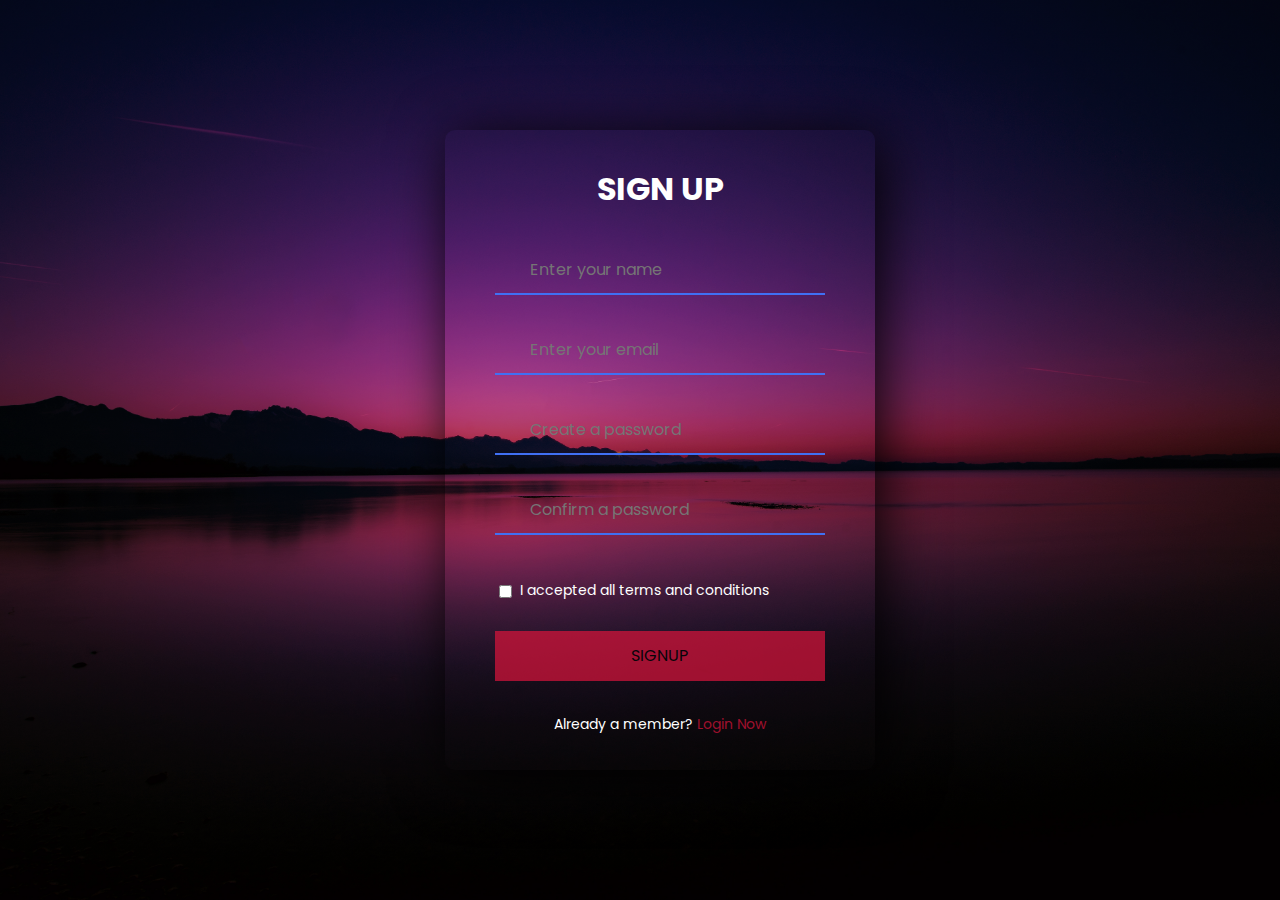
<file: KnightFlix/index.html>
<!DOCTYPE html>
<html lang="en">

<head>
    <meta charset="UTF-8">
    <meta http-equiv="X-UA-Compatible" content="IE=edge">
    <meta name="viewport" content="width=device-width, initial-scale=1.0">

    <!-- ===== Iconscout CSS ===== -->
    <link rel="stylesheet" href="https://unicons.iconscout.com/release/v4.0.0/css/line.css">
    <link rel="shortcut icon" type="image/png" href="movieImg/logo-.png">


    <!-- ===== CSS ===== -->
    <link rel="stylesheet" href="css/style.css">

    <!--<title>Login & Registration Form</title>-->
</head>

<body>
    <section>
        <div class="container">
            <div class="forms">
                <div class="form signup">
                    <div class="login-title">
                        <h1 class="title">Sign Up</h1>
                    </div>
                    <form id="signup">
                        <div class="input-field">

                            <input type="text" placeholder="Enter your name" id="username" >

                            <i class="uil uil-user"></i>
                            <small></small>


                        </div>
                        <div class="input-field">
                            <input type="text" placeholder="Enter your email"  id="email">
                            <i class="uil uil-envelope icon"></i>
                            <small></small>
                        </div>
                        <div class="input-field">
                            <input type="password" id="password" placeholder="Create a password" >
                            <i class="uil uil-lock icon"></i>
                            <small></small>
                        </div>
                        <div class="input-field">
                            <input type="password" id="confirm-password" placeholder="Confirm a password"  class="password">
                            <i class="uil uil-lock icon"></i>
                            <i class="uil uil-eye-slash showHidePw"></i>
                            <small></small>
                        </div>

                        <div class="checkbox-text">
                            <div class="checkbox-content">
                                <input type="checkbox" id="termCon">
                                <label for="termCon" class="text">I accepted all terms and conditions</label>
                            </div>
                        </div>

                        <div class="input-field button">
                            <input type="submit" value="Signup" onclick="signupCheck()">
                        </div>
                    </form>


                    <div class="login-up-text">
                        <span class="text"> Already a member?
                            <a href="#" class="signup-link">Login Now</a>
                        </span>
                    </div>
                </div>


                <!-- Login Form -->
                <div class="form login">
                    <div class="login-title">
                        <h1 class="title">Login</h1>
                    </div>
                    <form id="login" action="Home.html">
                        <div class="input-field">

                            <input type="text" placeholder="Enter your name" id="username1" >

                            <i class="uil uil-user"></i>
                            <small></small>


                        </div>
                        <div class="input-field">
                            <input type="text" placeholder="Enter your email"  id="email1">
                            <i class="uil uil-envelope icon"></i>
                            <small></small>
                        </div>
                        <div class="input-field">
                            <input type="password" class="password" placeholder="Enter your password"  id="password1">
                            <i class="uil uil-lock icon"></i>
                            <i class="uil uil-eye-slash showHidePw"></i>
                            <small></small>

                        </div>

                        <div class="checkbox-text">
                            <div class="checkbox-content">
                                <input type="checkbox" id="logCheck">
                                <label for="logCheck" class="text">Remember me</label>
                            </div>

                            <p><a href="#" class="forget-link">Forget password ?</a></p>
                        </div>

                        <div class="input-field button">
                            <input type="submit" value="Login" onclick="loginCheck()">
                        </div>
                    </form>

                    <div class="login-signup">
                        <span class="text">Not a member?
                            <a href="#" class="login-link">SignUp Now</a>
                        </span>
                    </div>
                </div>

                <!-- Forget form -->
                <div class="form forget">
                    <div class="login-title">
                        <h1 class="titleFrgt">Forget Password</h1>
                    </div>
                    <form action="#">
                        <div class="input-field">
                            <input type="text" placeholder="name@example.com" >
                            <i class="uil uil-envelope icon"></i>
                        </div>




                        <div class="input-field button">
                            <input type="button" value="Email Me">
                        </div>
                    </form>
                    <div class="login-signup">
                        <span class="text">Not a member?
                            <a href="#" class="back-link">SignUp Now</a>
                        </span>
                    </div>


                </div>

            </div>
        </div>
    </section>

    <script src="js/script.js"></script>

</body>

</html>
</file>
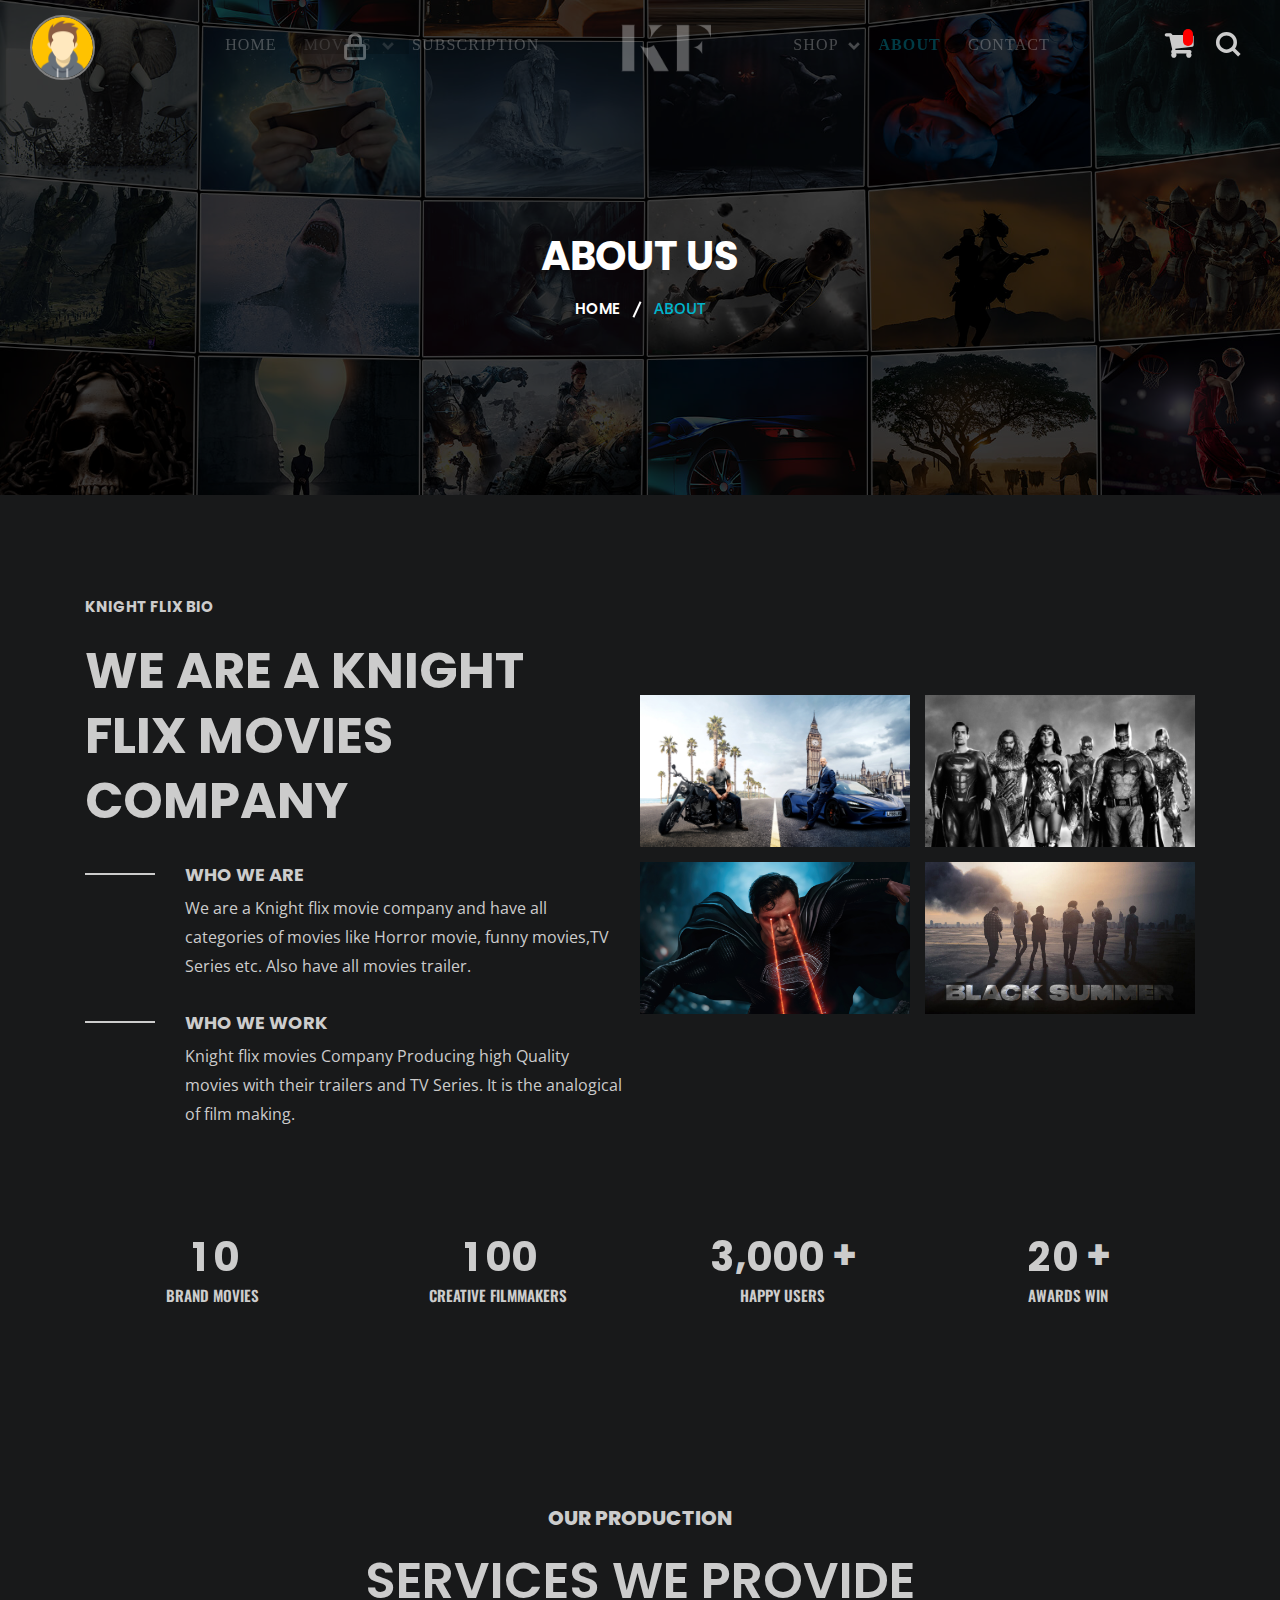
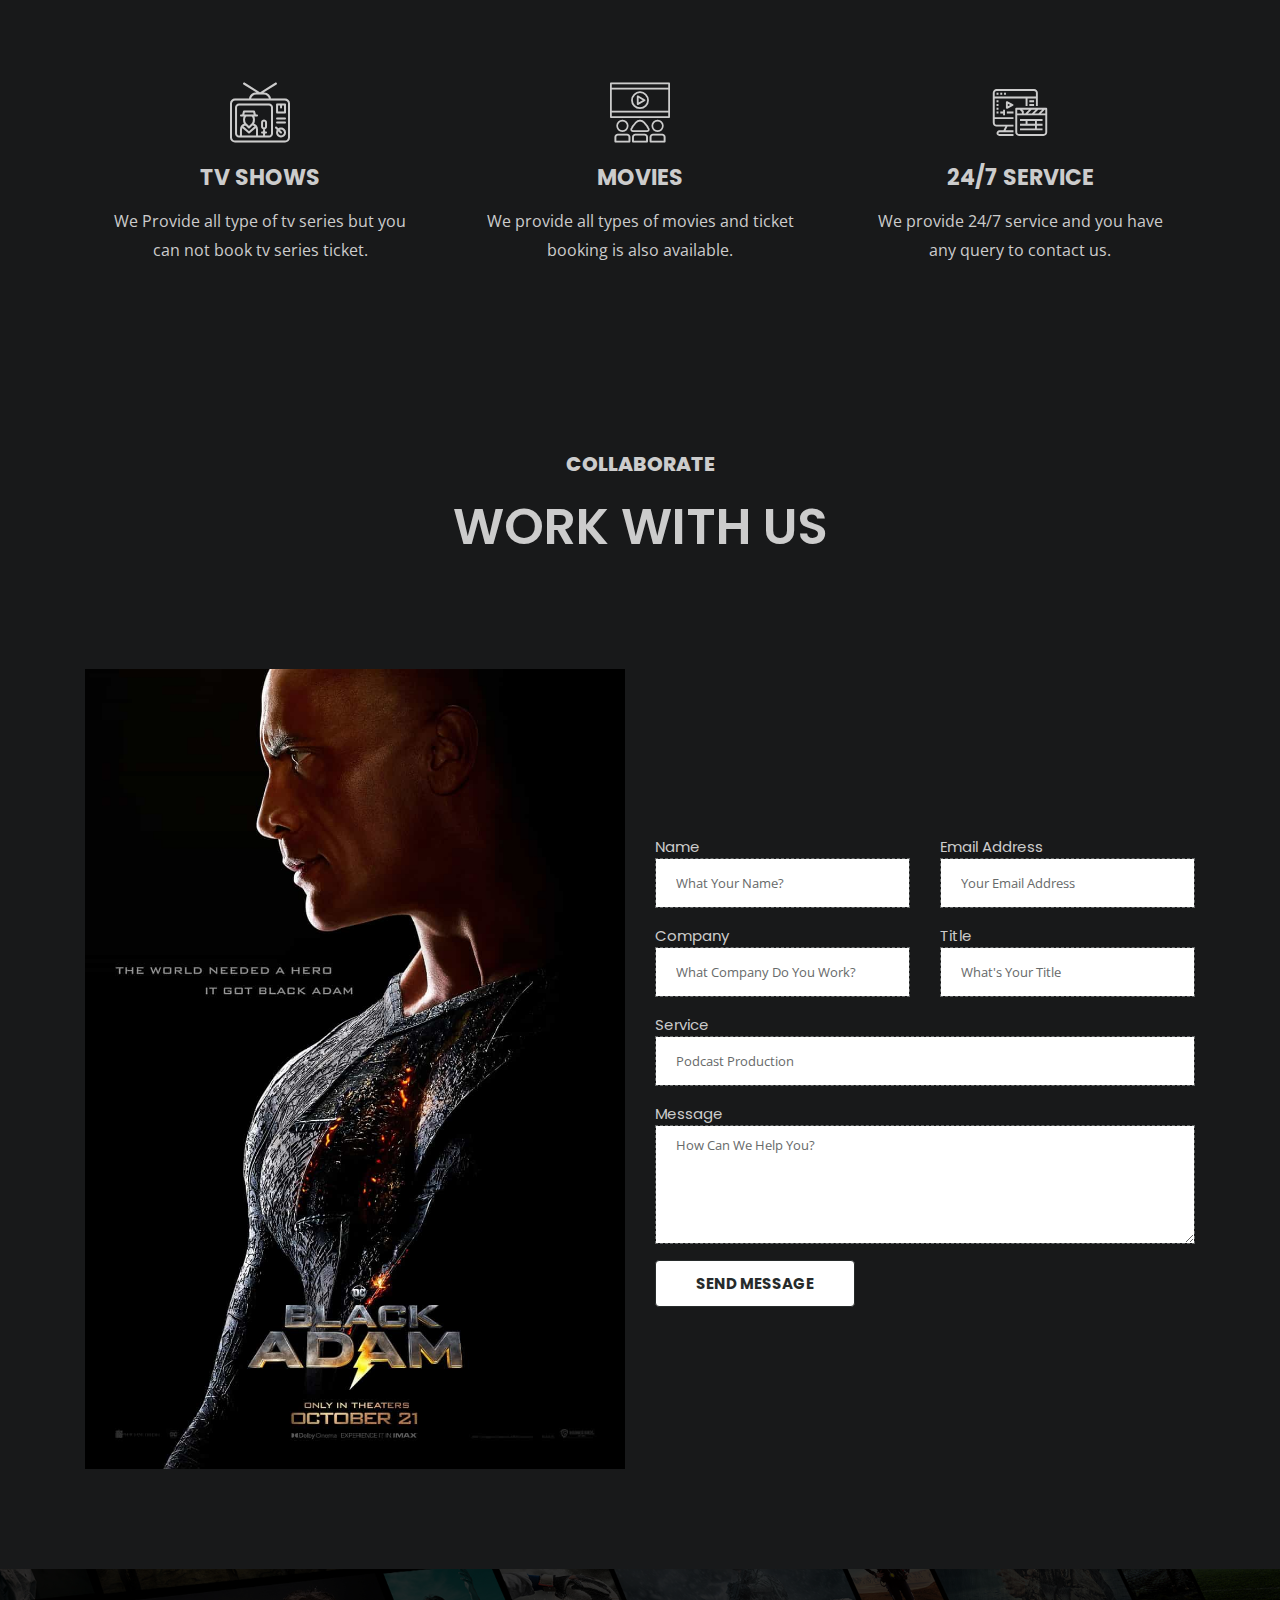
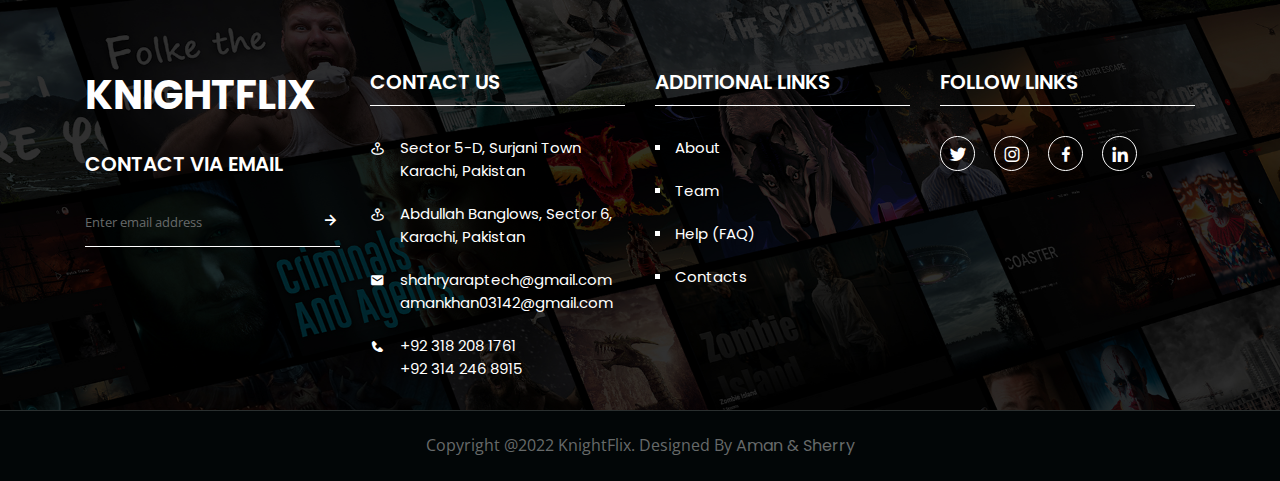
<file: KnightFlix/about.html>
<!doctype html>
<html lang="zxx">

<head>
    <!-- Required meta tags -->
    <meta charset="utf-8">
    <meta name="viewport" content="width=device-width, initial-scale=1, shrink-to-fit=no">
    <link rel="shortcut icon" type="image/png" href="movieImg/kf-logo.png">


    <link rel="stylesheet" href="css/material-design-iconic-font.min.css">
    <link rel="stylesheet" href="css/plugins.css">
    <!-- Style Home CSS -->
    <link rel="stylesheet" href="css/Search.css">
    <link rel="stylesheet" href="css/home.css">
    <link rel="stylesheet" href="css/fontawesome-all.min.css">
    <link rel="stylesheet" href="assets/css/style.css">
    <link rel="stylesheet" href="css/All.css">
    <link rel="stylesheet" href="css/flaticon.css">
    <link rel="stylesheet" href="css/magnific-popup.css">
    <link rel="stylesheet" href="css/nice-select.css">
    <!-- Owl Theme Default CSS -->
    <link rel="stylesheet" href="css/owl.theme.default.min.css">
    <!-- Owl Carousel CSS -->
    <link rel="stylesheet" href="css/owl.carousel.min.css">
    <!-- Animate CSS -->
    <link rel="stylesheet" href="css/animate.css">
    <!-- Boxicons CSS -->
    <link rel="stylesheet" href="css/boxicons.min.css">
    <!-- Responsive CSS -->
    <link rel="stylesheet" href="css/responsive.css">
    <link rel="stylesheet" href="cartAssets/css/bootstrap.min.css">
    <link rel="stylesheet" href="cartAssets/css/flaticon.css">
    <link rel="stylesheet" href="https://cdnjs.cloudflare.com/ajax/libs/font-awesome/4.7.0/css/font-awesome.min.css">
    <!-- Style CSS -->
    <link rel="stylesheet" href="cartAssets/css/style.css">
    <!-- ===== Boxicons CSS ===== -->
    <link href='https://unpkg.com/boxicons@2.1.1/css/boxicons.min.css' rel='stylesheet'>
    <link
        href="http://fonts.googleapis.com/css?family=Raleway:100,200,300,400,500,600,700,800,900%7CMontserrat:400,700%7COswald:300,400,700"
        rel="stylesheet" type="text/css">
    <!-- Title -->
    <title>KnightFlix - Movies Watching & Ticket Booking</title>
</head>

<body>
    <!-- Start Preloader Area -->
    <div class="loader-wrapper">
        <div class="loader"></div>
        <div class="loader-section section-left"></div>
        <div class="loader-section section-right"></div>
    </div>
    <!-- End Preloader Area -->
   <!-- Navigation Bar Start -->
 <nav class="navbar navbar-fixed-top navbar-bg-switch">

    <div class="container">
        <!-- Start Navbar Area -->
        <div class="navbar-area">
            <!-- Menu For Mobile Device -->
            <div class="mobile-nav">
            </div>
            <!-- Menu For Desktop Device -->
            <div class="main-navigation fadeIn-element main-nav">
                <div class=" collapse navbar-collapse mean-menu">
                    <ul class="nav navbar-nav navbar-right ">
                        <li class="nav-item">
                            <a href="Home-page.html" class="nav-link page-scroll link-underline-menu  ">
                                Home
                            </a>
                        </li>
                        <li class="nav-item">
                            <div class="navlink-lock" id="buySubscription" ><i class='bx bx-lock-alt'></i>  

                           </div>
                                                       

                            <a href="#" class="nav-link page-scroll link-underline-menu ">Movies
                                <i class="bx bx-chevron-down"></i>
                            </a>
                            <ul class="dropdown-menu" id="lockDropDown" style="display: none;">
                                <li class="nav-item">
                                    <a href="movies-page.html" class="nav-link">Movies</a>
                                </li>

                                <li class="nav-item">
                                    <a href="Trailers.html" class="nav-link">Trailers</a>
                                </li>
                                <li class="nav-item">
                                    <a href="genre.html" class="nav-link">genre</a>
                                </li>
                            </ul>
                        </li>

                        <li class="nav-item">
                            <a href="subcription.html" class="nav-link page-scroll link-underline-menu ">Subscription</a>
                        </li>

                        <li class="nav-item" id="title">
                            <a href="Home-page.html">
                                <h1 class="title"><img 
                                        src="movieImg/kf-logo-letter-initial-logo-designs-template-free-vector-removebg.png"
                                        class="img1"></h1>
                                <h1 class="title-light"><img src="movieImg/kf-logo.png" class="img1"></h1>
                            </a>
                        </li>



                        <li class="nav-item">
                            <a href="#" class="nav-link page-scroll link-underline-menu ">
                                Shop
                                <i class="bx bx-chevron-down"></i>
                            </a>
                            <ul class="dropdown-menu">
                                <li class="nav-item">
                                    <a href="shop-page.html" class="nav-link">Shop</a>
                                </li>
                                <li class="nav-item">
                                    <a href="cart-page.html" class="nav-link">Cart</a>
                                </li>
                                <li class="nav-item">
                                    <a href="checkout.html" class="nav-link ">Checkout</a>
                                </li>
                                <li class="nav-item">
                                    <a href="productDetail.html" class="nav-link">Product Details</a>
                                </li>
                                <li class="nav-item">
                                    <a href="wishlist.html" class="nav-link">Wishlist</a>
                                </li>
                            </ul>
                        </li>

                        <li class="nav-item">
                            <a href="about.html" class="nav-link page-scroll link-underline-menu active">
                                about
                            </a>


                        </li>
                        <li class="nav-item">
                            <a href="Contact-page.html" class="nav-link page-scroll link-underline-menu">
                                contact
                            </a>
                        </li>
                    </ul>
                </div>
            </div>
        </div>
    </div>
    <div class="wrapper">
    </div>
    <div class="close-btn">
        <i class='bx bxs-x-square'></i>
    </div>
    <div class="cart-btn">
        <a href="cart-page.html">
            <i class="fa">&#xf07a;</i>
            <span class='badge badge-warning' id='lblCartCount'> 0 </span>
        </a>
    </div>
    <div class="search-btn">
        <i class='bx bx-search icon'></i>
    </div>


    <div class="wrap">
        <div class="search">
            <input type="text" class="searchTerm" placeholder="What are you looking for?" onkeyup="search()"
                id="search-Bar">
            <button type="submit" class="search-Button">
                <i class='bx bx-search icon'></i>
            </button>
        </div>
        <div class="container-movie row-movie " id="product-list">

        </div>
    </div>
    <img src="movieImg/kf-logo-letter-initial-logo-designs-template-free-vector-removebg.png" id="mobile-img"></h1>
    <img src="movieImg/kf-logo.png" id="mobile-img-light"></h1>


</nav>
<!-- Navigation Bar End -->

 <!-- SideBar Html Start -->
 <nav class="sidebar close" id="nav1">
    <i class='bx bx-x siderbarClose' id="toggle1"></i>
    <header>
        <div class="image-text">
            <div class="image">
                <img src="img/avatar-370-456322-512.webp" id="photo" class="toggle1">
                <input type="file" id="file">
                <label for="file" id="uploadBtn">Choose Photo</label>
            </div>
        </div>
    </header>
    <div class="text logo-text" >
        <div id="SignUpText">
        <span class="name" id="getName">sss</span>
        <span class="profession" id="getEmail">ss</span>
    </div>
    </div>
    <div class="menu-bar">
        <div class="menu">

            <ul class="menu-links">
                <li class="nav-link">
                    <a href="Home-page.html">
                        <i class='bx bx-home-alt icon'></i>
                        <span class="text nav-text">Home</span>
                    </a>
                </li>

                <li class="nav-link">
                    <a href="shop-page.html">
                        <i class='bx bx-shopping-bag icon'></i> <span class="text nav-text">Shop</span>
                    </a>
                </li>
                <li class="nav-link">
                    <a href="cart-page.html">
                        <i class='bx bx-cart icon'></i>
                        <span class="text nav-text">Cart</span></a>
                </li>
                <li class="">
                    <a href="index.html" id="SubscriptionLogOut">
                        <i class='bx bx-log-out icon'></i>
                        <span class="text nav-text">Logout</span>
                    </a>
                </li>

                <li class="mode">
                    <div class="sun-moon">
                        <i class='bx bx-moon icon moon'></i>
                        <i class='bx bx-sun icon sun'></i>
                    </div>
                    <span class="mode-text text">Dark mode</span>

                    <div class="toggle-switch">
                        <span class="switch"></span>
                    </div>
                </li>

                <li class="mode2" id="SubsSideBar" style="display: none;">
                    <i class='bx bx-crown icon'></i>
                    <div class="demo">
                        <span class="text nav-text">Subscription End</span>
                        <span class="text nav-text" id="SubsConter"></span>
                    </div>
                </li>
            </ul>
        </div>
    </div>
</nav>
<!-- SideBar Html End -->
    <!-- Start Page Title Area -->
    <div class="page-title-area bg-1">
        <div class="container">
            <div class="page-title-content">
                <h2>About Us</h2>
                <ul>
                    <li>
                        <a href="Home-page.html">
                            Home
                        </a>
                    </li>

                    <li class="active">About</li>
                </ul>
            </div>
        </div>
    </div>
    <!-- End Page Title Area -->

    <!-- Start About Area Two -->
    <section class="about-area-two bio-data ptb-100">
        <div class="container">
            <div class="row align-items-center">
                <div class="col-lg-6">
                    <div class="about-content">
                        <span>Knight flix Bio</span>
                        <h2>We Are A Knight flix Movies Company</h2>

                        <h3>Who We Are</h3>
                        <p>We are a Knight flix movie company and have all categories of movies like Horror movie, funny
                            movies,TV Series etc. Also have all movies trailer.</p>

                        <h3 class="mt-30">Who We Work</h3>
                        <p>Knight flix movies Company Producing high Quality movies with their trailers and TV Series.
                            It is the analogical of film making.</p>
                    </div>
                </div>

                <div class="col-lg-6">
                    <div class="row">
                        <div class="col-lg-6 col-sm-6 p-0">
                            <div class="about-grid-img">
                                <img src="movieImg/banner3.jpg" alt="Image">
                            </div>
                        </div>

                        <div class="col-lg-6 col-sm-6 p-0">
                            <div class="about-grid-img">
                                <img src="movieImg/banner1.jfif" alt="Image">
                            </div>
                        </div>

                        <div class="col-lg-6 col-sm-6 p-0">
                            <div class="about-grid-img r-sm mb-0">
                                <img src="movieImg/banner2.jfif" alt="Image">
                            </div>
                        </div>

                        <div class="col-lg-6 col-sm-6 p-0">
                            <div class="about-grid-img mb-0">
                                <img src="movieImg/banner5.jfif" alt="Image">
                            </div>
                        </div>
                    </div>
                </div>
            </div>
        </div>
    </section>



    <!-- Start Counter Area -->
    <section class="counter-area pb-70">
        <div class="container">
            <div class="row">
                <div class="col-lg-3 col-sm-6">
                    <div class="single-counter">
                        <h2>
                            <span class="odometer" data-count="135">10</span>
                        </h2>

                        <p>Brand Movies</p>
                    </div>
                </div>

                <div class="col-lg-3 col-sm-6">
                    <div class="single-counter">
                        <h2>
                            <span class="odometer" data-count="123">100</span>
                        </h2>

                        <p>Creative Filmmakers</p>
                    </div>
                </div>

                <div class="col-lg-3 col-sm-6">
                    <div class="single-counter">
                        <h2>
                            <span class="odometer" data-count="3475">3000</span>
                            <span class="traget">+</span>
                        </h2>

                        <p>Happy Users</p>
                    </div>
                </div>

                <div class="col-lg-3 col-sm-6">
                    <div class="single-counter">
                        <h2>
                            <span class="odometer" data-count="10">20</span>
                            <span class="traget">+</span>
                        </h2>

                        <p>Awards Win</p>
                    </div>
                </div>
            </div>
        </div>
    </section>
    <!-- End Counter Area -->
    <!-- End About Area Two -->
    <section class="our-production-area bg-color pt-100 pb-70">
        <div class="container">
            <div class="section-title">
                <span>Our Production</span>
                <h2>Services We Provide</h2>
            </div>

            <div class="row">




                <div class="col-lg-4 col-sm-6">
                    <div class="what-we-do-item">
                        <i class="flaticon-talk-show"></i>
                        <h3>Tv Shows</h3>
                        <p>We Provide all type of tv series but you can not book tv series ticket.</p>
                    </div>
                </div>

                <div class="col-lg-4 col-sm-6">
                    <div class="what-we-do-item">
                        <i class="flaticon-cinema"></i>
                        <h3>Movies</h3>
                        <p>We provide all types of movies and ticket booking is also available.</p>
                    </div>
                </div>

                <div class="col-lg-4 col-sm-6">
                    <div class="what-we-do-item">
                        <i class="flaticon-film-editing"></i>
                        <h3>24/7 Service</h3>
                        <p>We provide 24/7 service and you have any query to contact us.</p>
                    </div>
                </div>
            </div>
        </div>
    </section>
    <!-- End What We Do Area -->
    <!-- End Collaborate Area -->
    <section class="collaborate-area ptb-100">
        <div class="container">
            <div class="section-title">
                <span>Collaborate</span>
                <h2>Work With Us</h2>
            </div>
            <div class="row align-items-center">
                <div class="col-lg-6">
                    <div class="collaborate-img">
                        <img src="movieImg/adam.jfif" alt="Image">
                    </div>
                </div>

                <div class="col-lg-6">
                    <div class="collaborate-form">
                        <form method="post">
                            <div class="row">
                                <div class="col-12 col-sm-6">
                                    <div class="form-group">
                                        <label>Name</label>
                                        <input class="form-control" type="text" name="Name"
                                            placeholder="What Your Name?">
                                    </div>
                                </div>

                                <div class="col-12 col-sm-6">
                                    <div class="form-group">
                                        <label>Email Address</label>
                                        <input class="form-control" type="email" name="Email"
                                            placeholder="Your Email Address">
                                    </div>
                                </div>

                                <div class="col-12 col-sm-6">
                                    <div class="form-group">
                                        <label>Company</label>
                                        <input class="form-control" type="text" name="Company"
                                            placeholder="What Company Do You Work?">
                                    </div>
                                </div>

                                <div class="col-12 col-sm-6">
                                    <div class="form-group">
                                        <label>Title</label>
                                        <input class="form-control" type="text" name="Title"
                                            placeholder="What's Your Title">
                                    </div>
                                </div>

                                <div class="col-12">
                                    <div class="form-group">
                                        <label>Service</label>
                                        <input class="form-control" type="text" name="Production"
                                            placeholder="Podcast Production">
                                    </div>
                                </div>

                                <div class="col-12">
                                    <div class="form-group">
                                        <label>Message</label>
                                        <textarea class="form-control" name="message" rows="5"
                                            placeholder="How Can We Help You?"></textarea>
                                    </div>
                                </div>

                                <div class="col-12">
                                    <button class="default-btn btn-two" type="submit">
                                        Send Message
                                    </button>
                                </div>
                            </div>
                        </form>
                    </div>
                </div>
            </div>
        </div>
    </section>
    <!-- End Collaborate Area -->



    <!-- Start Footer Area -->
    <footer class="footer-top-area pt-100 ">
        <div class="container">
            <div class="row">
                <div class="col-lg-3 col-md-6">
                    <div class="single-widget">
                        <div class="footer-title">
                            <h1 class="title">KNIGHTFLIX</h1>
                        </div>
                        <div class="newsletter-wrap">
                            <h3>Contact Via Email</h3>
                            <form class="newsletter-form" data-toggle="validator">
                                <input type="email" class="form-control" placeholder="Enter email address" name="EMAIL"
                                    required autocomplete="off">

                                <button class="send-btn" type="submit">
                                    <i class="bx bx-right-arrow-alt"></i>
                                </button>

                                <div id="validator-newsletter-2" class="form-result"></div>
                            </form>
                        </div>


                    </div>
                </div>

                <div class="col-lg-3 col-md-6">
                    <div class="single-widget">
                        <h3>Contact Us</h3>

                        <ul class="address">
                            <li>
                                <i class='bx bx-map-pin'></i>
                                <span>Sector 5-D, Surjani Town<br> Karachi, Pakistan</span>
                            </li>
                            <li>

                                <i class='bx bx-map-pin'></i>
                                <span>Abdullah Banglows, Sector 6,<br> Karachi, Pakistan</span>

                            </li>

                            <li>
                                <i class='bx bxs-envelope'></i>
                                <a href="mailto:shahryaraptech@gmail.com" target="_self">shahryaraptech@gmail.com</a>
                                <a href="mailto:shahryaraptech@gmail.com" target="_self">amankhan03142@gmail.com</a>


                            </li>

                            <li>
                                <i class='bx bxs-phone'></i>
                                <a href="tel:+92-318-208-1761">+92 318 208 1761</a>
                                <a href="tel:+92-314-246-8915">+92 314 246 8915</a>
                            </li>
                        </ul>
                    </div>
                </div>

                <div class="col-lg-3 col-md-6">
                    <div class="single-widget">
                        <h3>Additional Links</h3>

                        <ul class="additional-link">
                            <li>
                                <a href="#">About</a>
                            </li>
                            <li>
                                <a href="#">Team</a>
                            </li>
                            <li>
                                <a href="#">Help (FAQ)</a>
                            </li>
                            <li>
                                <a href="#">Contacts</a>
                            </li>
                        </ul>
                    </div>
                </div>

                <div class="col-lg-3 col-md-6">
                    <div class="single-widget">
                        <h3>Follow Links</h3>

                        <ul class="social-wrap">
                            <li>
                                <a href="https://twitter.com/i/flow/login" target="_blank">
                                    <i class="bx bxl-twitter"></i>
                                </a>
                            </li>

                            <li>
                                <a href="https://www.instagram.com/" target="_blank">
                                    <i class="bx bxl-instagram"></i>
                                </a>
                            </li>

                            <li>
                                <a href="https://web.facebook.com/?_rdc=1&_rdr" target="_blank">
                                    <i class="bx bxl-facebook"></i>
                                </a>
                            </li>

                            <li>
                                <a href="https://www.linkedin.com/login" target="_blank">
                                    <i class='bx bxl-linkedin'></i>
                                </a>
                            </li>
                        </ul>
                    </div>
                </div>
            </div>
        </div>
    </footer>
    <!-- End Footer Area -->


    <!-- Start Footer Bottom Area -->
    <footer class="footer-bottom-area">
        <div class="container">
            <div class="copyright-wrap">
                <p>Copyright @2022 KnightFlix. Designed By <a>Aman & Sherry</a></p>
            </div>
        </div>
    </footer>
    <!-- End Footer Bottom Area -->
    <!-- Start Go Top Area -->
    <div class="go-top">
        <i class='bx bx-chevrons-up'></i>
        <i class='bx bx-chevrons-up'></i>
    </div>
    <!-- End Go Top Area -->
  <!-- Subscription Alert Message Start-->
  <div class="alert " id="alertMessgae" >
    <h3>First you have to buy a subscription, then you can go to this page and if you like the subscription plan, click on the purchase button.</h3>
    <a href="subcription.html" class="default-btn" >
     Purchase
    </a>
    <a class="alertClose remove">       
             <i class="bx bx-x"></i>
    </a>
  
  </div>
<!-- Subscription Alert Message End-->
    <script src="js/demoData.js"></script>
    <script>
        var newProduct = "";

        for (var i in products) {


            newProduct += "<div class='movie_card ' >" +
                "<div class='info_section'>" +
                " <img class='locandina' src=" + products[i].picture + " /> " +
                "<div class='video-button'>" +
                "<a  class='video-btn' onclick='subCheckAndNavigate()'>" +
                "<i class='bx bx-play'></i>" +
                "</a>" +
                " </div>" +
                "<div class='movie_header'>" +
                "<h1>" + products[i].MName + "</h1>" +
                "<h4>Release Date " + products[i].ReleaseD + "</h4>" +
                "<span class='minutes'>" + products[i].RunTime + "min</span>" +
                "<p class='type'>" + products[i].Genre + "</p>" +
                "</div>" +
                "<div class='movie_desc'>" +
                "    <p class='desc-text'> " + products[i].ShortDesc + " " +
                " </p>" +
                "</div>" +
                "</div>" +
                "<div class='blur_back'><img src=" + products[i].picture + " ></div>" +

                "</div>" +
                "</div>";
        }
        document.getElementById("product-list").innerHTML += newProduct;
    </script>
    <script src="js/Search.js"></script>

    <!-- scripts start -->
    <script src="js/plugins.js">
    </script>
    <script src="js/intro.js"></script>
    </script>
    <script src="js/home.js"></script>
    <script src="assets/js/jquery-3.5.1.slim.min.js"></script>
    <!-- Bootstrap JS -->
    <script src="js/bootstrap.min.js"></script>
    <!-- Meanmenu JS -->
    <script src="js/jquery.meanmenu.js"></script>
    <!-- Wow JS -->
    <!-- Owl Carousel JS -->
    <script src="js/owl.carousel.js"></script>
    <!-- Carousel Thumbs JS -->
    <script src="js/carousel-thumbs.js"></script>
    <!-- Owl Magnific JS -->
    <script src="assets/js/jquery.magnific-popup.min.js"></script>
    <!-- Nice Select JS -->
    <script src="assets/js/jquery.nice-select.min.js"></script>
    <script src="js/jquery-1.12.4.min.js"></script>
    <script src="js/jquery.counterup.min.js"></script>
    <script src="js/jquery.magnific-popup.min.js"></script>
    <script src="js/main.js"></script>
    <script src="js/jquery-3.5.1.min.js"></script>
    <script src="js/plugins1.js"></script>
    <script src="js/main2.js"></script>
    <script src="js/app.js"></script>
    <script src="js/FavIcon.js"></script>
    <!-- Jquery-3.5.1.Slim.Min.JS -->
    <script src="cartAssets/js/jquery-3.5.1.slim.min.js"></script>
    <!-- Popper JS -->
    <!-- Bootstrap JS -->
    <script src="cartAssets\js\bootstrap.min.js"></script>
    <!-- Meanmenu JS -->
    <script src="cartAssets/js/jquery.meanmenu.js"></script>
    <!-- Owl Carousel JS -->
    <script src="cartAssets/js/owl.carousel.js"></script>
    <!-- Carousel Thumbs JS -->
    <script src="cartAssets/js/carousel-thumbs.js"></script>
    <!-- Owl Magnific JS -->
    <!-- Nice Select JS -->
    <script src="cartAssets/js/jquery.nice-select.min.js"></script>
    <!-- Custom JS -->
    <script src="cartAssets/js/custom.js"></script>
    <script src="js/CartAddRem.js"></script>
    <script src="js/CartFuntionatliy.js"></script>
    <script src="js/contact-form-script.js"></script>
    <script src="js/localStorage.js"></script>
    <script src="js/subcription.js"></script>



    <!-- scripts end -->
</body>


</html>
</file>
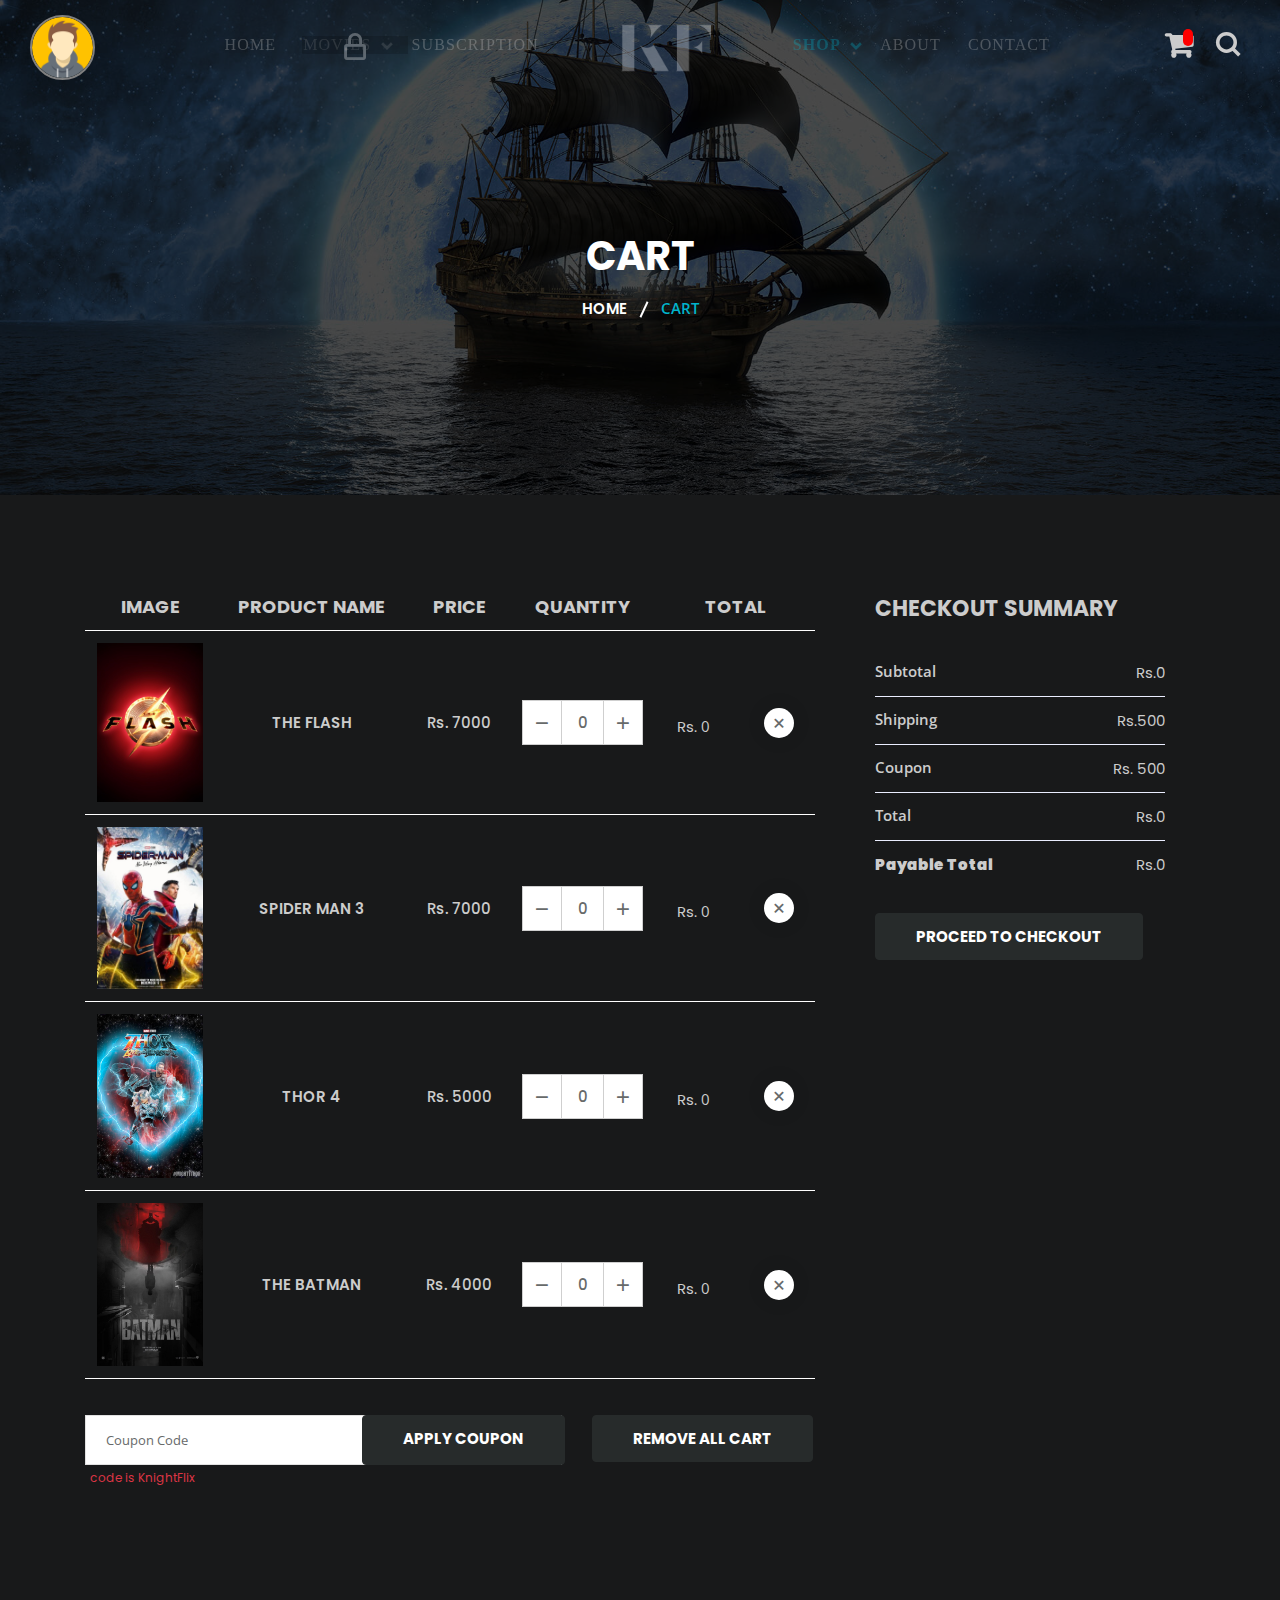
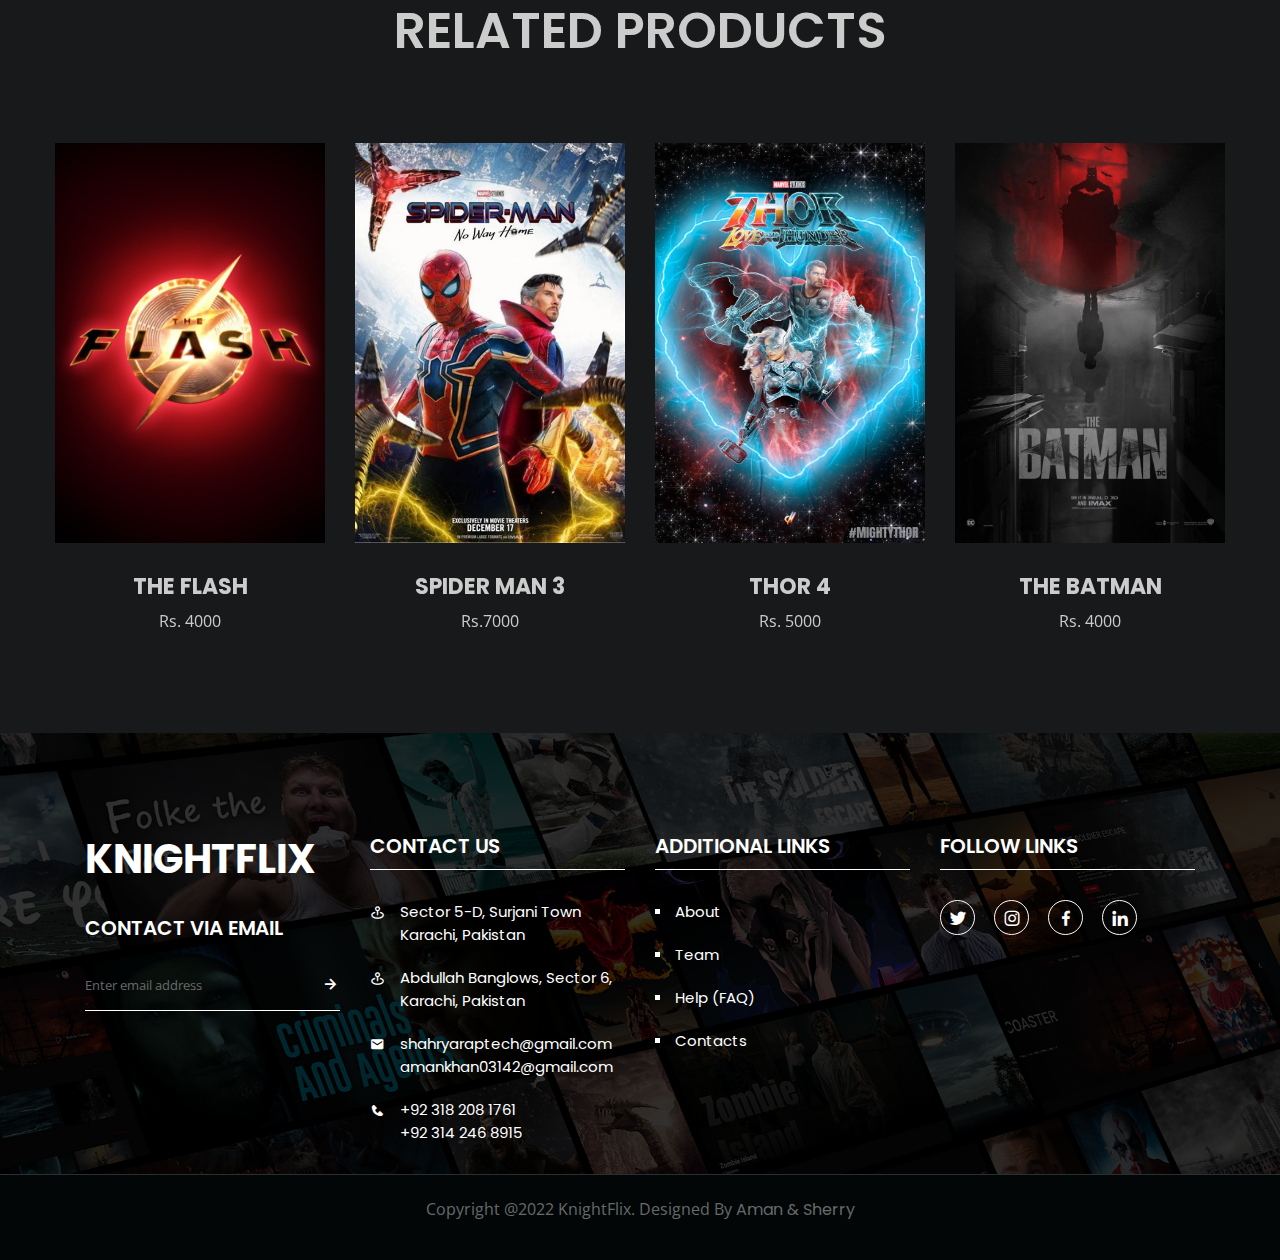
<file: KnightFlix/cart-page.html>
<!DOCTYPE html>


<html lang="en">

<head>
    <meta charset="UTF-8">
    <meta http-equiv="X-UA-Compatible" content="IE=edge">
    <meta name="viewport" content="width=device-width, initial-scale=1.0">
    <link rel="shortcut icon" type="image/png" href="movieImg/kf-logo.png">


    <!-- Style CSS -->

    <link rel="stylesheet" href="css/home.css">
    <link rel="stylesheet" href="css/Search.css">
        <!-- Responsive CSS -->
        <link rel="stylesheet" href="css/responsive.css">

    <link rel="stylesheet" href="css\Cart.css">

    <link rel="stylesheet" href="css\cartResponsive.css">

    <link rel="stylesheet" href="cartAssets/css/bootstrap.min.css">
    <!-- Owl Theme Default CSS -->
    <link rel="stylesheet" href="cartAssets/css/owl.theme.default.min.css">
    <!-- Owl Carousel CSS -->
    <link rel="stylesheet" href="cartAssets/css/owl.carousel.min.css">

    <link rel="stylesheet" href="cartAssets/css/boxicons.min.css">
    <!-- Flaticon CSS -->
    <link rel="stylesheet" href="cartAssets/css/flaticon.css">

    <!-- Style CSS -->
    <link rel="stylesheet" href="cartAssets/css/style.css">

    <link rel="stylesheet" href="https://cdnjs.cloudflare.com/ajax/libs/font-awesome/4.7.0/css/font-awesome.min.css">


    <!-- ===== Boxicons CSS ===== -->
    <link href='https://unpkg.com/boxicons@2.1.1/css/boxicons.min.css' rel='stylesheet'>
    <link href="http://fonts.googleapis.com/css?family=Raleway:100,200,300,400,500,600,700,800,900%7CMontserrat:400,700%7COswald:300,400,700" rel="stylesheet" type="text/css">


		<title>KnightFlix - Movies Watching & Ticket Booking</title>
</head>

<body>
    <!-- Start Preloader Area -->
    <div class="loader-wrapper">
        <div class="loader"></div>
        <div class="loader-section section-left"></div>
        <div class="loader-section section-right"></div>
    </div>
    <!-- End Preloader Area -->
 <!-- Navigation Bar Start -->
 <nav class="navbar navbar-fixed-top navbar-bg-switch">

    <div class="container">
        <!-- Start Navbar Area -->
        <div class="navbar-area">
            <!-- Menu For Mobile Device -->
            <div class="mobile-nav">
            </div>
            <!-- Menu For Desktop Device -->
            <div class="main-navigation fadeIn-element main-nav">
                <div class=" collapse navbar-collapse mean-menu">
                    <ul class="nav navbar-nav navbar-right ">
                        <li class="nav-item">
                            <a href="Home-page.html" class="nav-link page-scroll link-underline-menu  ">
                                Home
                            </a>
                        </li>
                        <li class="nav-item">
                            <div class="navlink-lock" id="buySubscription" ><i class='bx bx-lock-alt'></i>  

                           </div>
                                                       

                            <a href="#" class="nav-link page-scroll link-underline-menu ">Movies
                                <i class="bx bx-chevron-down"></i>
                            </a>
                            <ul class="dropdown-menu" id="lockDropDown" style="display: none;">
                                <li class="nav-item">
                                    <a href="movies-page.html" class="nav-link">Movies</a>
                                </li>

                                <li class="nav-item">
                                    <a href="Trailers.html" class="nav-link">Trailers</a>
                                </li>
                                <li class="nav-item">
                                    <a href="genre.html" class="nav-link">genre</a>
                                </li>
                            </ul>
                        </li>

                        <li class="nav-item">
                            <a href="subcription.html" class="nav-link page-scroll link-underline-menu ">Subscription</a>
                        </li>

                        <li class="nav-item" id="title">
                            <a href="Home-page.html">
                                <h1 class="title"><img 
                                        src="movieImg/kf-logo-letter-initial-logo-designs-template-free-vector-removebg.png"
                                        class="img1"></h1>
                                <h1 class="title-light"><img src="movieImg/kf-logo.png" class="img1"></h1>
                            </a>
                        </li>



                        <li class="nav-item">
                            <a href="#" class="nav-link page-scroll link-underline-menu active">
                                Shop
                                <i class="bx bx-chevron-down"></i>
                            </a>
                            <ul class="dropdown-menu">
                                <li class="nav-item">
                                    <a href="shop-page.html" class="nav-link">Shop</a>
                                </li>
                                <li class="nav-item">
                                    <a href="cart-page.html" class="nav-link active">Cart</a>
                                </li>
                                <li class="nav-item">
                                    <a href="checkout.html" class="nav-link ">Checkout</a>
                                </li>
                                <li class="nav-item">
                                    <a href="productDetail.html" class="nav-link ">Product Details</a>
                                </li>
                                <li class="nav-item">
                                    <a href="wishlist.html" class="nav-link">Wishlist</a>
                                </li>
                            </ul>
                        </li>

                        <li class="nav-item">
                            <a href="about.html" class="nav-link page-scroll link-underline-menu">
                                about
                            </a>


                        </li>
                        <li class="nav-item">
                            <a href="Contact-page.html" class="nav-link page-scroll link-underline-menu">
                                contact
                            </a>
                        </li>
                    </ul>
                </div>
            </div>
        </div>
    </div>
    <div class="wrapper">
    </div>
    <div class="close-btn">
        <i class='bx bxs-x-square'></i>
    </div>
    <div class="cart-btn">
        <a href="cart-page.html">
            <i class="fa">&#xf07a;</i>
            <span class='badge badge-warning' id='lblCartCount'> 0 </span>
        </a>
    </div>
    <div class="search-btn">
        <i class='bx bx-search icon'></i>
    </div>


    <div class="wrap">
        <div class="search">
            <input type="text" class="searchTerm" placeholder="What are you looking for?" onkeyup="search()"
                id="search-Bar">
            <button type="submit" class="search-Button">
                <i class='bx bx-search icon'></i>
            </button>
        </div>
        <div class="container-movie row-movie " id="product-list">

        </div>
    </div>
    <img src="movieImg/kf-logo-letter-initial-logo-designs-template-free-vector-removebg.png" id="mobile-img"></h1>
    <img src="movieImg/kf-logo.png" id="mobile-img-light"></h1>


</nav>
<!-- Navigation Bar End -->

   <!-- SideBar Html Start -->
 <nav class="sidebar close" id="nav1">
    <i class='bx bx-x siderbarClose' id="toggle1"></i>
    <header>
        <div class="image-text">
            <div class="image">
                <img src="img/avatar-370-456322-512.webp" id="photo" class="toggle1">
                <input type="file" id="file">
                <label for="file" id="uploadBtn">Choose Photo</label>
            </div>
        </div>
    </header>
    <div class="text logo-text" >
        <div id="SignUpText">
        <span class="name" id="getName">sss</span>
        <span class="profession" id="getEmail">ss</span>
    </div>
    </div>
    <div class="menu-bar">
        <div class="menu">

            <ul class="menu-links">
                <li class="nav-link">
                    <a href="Home-page.html">
                        <i class='bx bx-home-alt icon'></i>
                        <span class="text nav-text">Home</span>
                    </a>
                </li>

                <li class="nav-link">
                    <a href="shop-page.html">
                        <i class='bx bx-shopping-bag icon'></i> <span class="text nav-text">Shop</span>
                    </a>
                </li>
                <li class="nav-link">
                    <a href="cart-page.html">
                        <i class='bx bx-cart icon'></i>
                        <span class="text nav-text">Cart</span></a>
                </li>
                <li class="">
                    <a href="index.html" id="SubscriptionLogOut">
                        <i class='bx bx-log-out icon'></i>
                        <span class="text nav-text">Logout</span>
                    </a>
                </li>

                <li class="mode">
                    <div class="sun-moon">
                        <i class='bx bx-moon icon moon'></i>
                        <i class='bx bx-sun icon sun'></i>
                    </div>
                    <span class="mode-text text">Dark mode</span>

                    <div class="toggle-switch">
                        <span class="switch"></span>
                    </div>
                </li>

                <li class="mode2" id="SubsSideBar" style="display: none;">
                    <i class='bx bx-crown icon'></i>
                    <div class="demo">
                        <span class="text nav-text">Subscription End</span>
                        <span class="text nav-text" id="SubsConter"></span>
                    </div>
                </li>
            </ul>
        </div>
    </div>
</nav>
<!-- SideBar Html End -->



    <!-- Start Page Title Area -->
    <div class="page-title-area bg-10">
        <div class="container">
            <div class="page-title-content">
                <h2>Cart</h2>
                <ul>
                    <li>
                        <a href="Home-page.html">
								Home 
							</a>
                    </li>

                    <li class="active">Cart</li>
                </ul>
            </div>
        </div>
    </div>
    <!-- End Page Title Area -->

    <!-- Start Cart Area -->
    <section class="cart-area ptb-100">
        <div class="container">
            <div class="row">
                <div class="col-lg-8 col-md-12">
                    <form>
                        <div class="cart-wraps">
                            <div class="cart-table table-responsive">
                                <table class="table table-bordered">
                                    <thead>
                                        <tr>
                                            <th scope="col">Image</th>
                                            <th scope="col">Product Name</th>
                                            <th scope="col">Price</th>
                                            <th scope="col">Quantity</th>
                                            <th scope="col">Total</th>
                                        </tr>
                                    </thead>
                                    <tbody>
                                        <tr id="cart1"  style="display: none;">
                                            <td class="product-thumbnail">
                                                <a href="#">
                                                    <img src="movieImg/ticket5.jpg" alt="Image">
                                                </a>
                                            </td>

                                            <td class="product-name">
                                                <a href="#">The Flash</a>
                                            </td>

                                            <td class="product-price">
                                                <span>Rs. <span class="unit-amount" id="getValue">7000</span></span>
                                            </td>

                                            <td class="product-quantity">
                                                <div class="input-counter">

                                                    <span class="minus-btn" onclick="decreaseNumber('textbox','itemval')">
															<i class='bx bx-minus' ></i>
														</span>
                                                    <input type="text" value="0" id="textbox">
                                                    <span class="plus-btn" onclick="increaseNumber('textbox','itemval')">
															<i class='bx bx-plus' ></i>
														</span>
                                                </div>
                                            </td>
                                            <td class="product-subtotal">
                                                <span class="subtotal-span" >Rs. <span class="subtotal-amount" id="itemval"></span> </span>

                                                <a  class="remove" onclick="removeCart1()">
                                                    <i class="bx bx-x"></i>
                                                </a>
                                            </td>
                                        </tr >

                                        <tr id="cart2" style="display: none;" >
                                            <td class="product-thumbnail">
                                                <a href="#">
                                                    <img src="movieImg/ticket2.jfif" alt="Image">
                                                </a>
                                            </td>

                                            <td class="product-name">
                                                <a href="#">Spider Man 3</a>
                                            </td>

                                            <td class="product-price">
                                                <span>Rs. <span class="unit-amount" id="getValue1">7000</span></span>
                                            </td>

                                            <td class="product-quantity">
                                                <div class="input-counter">
                                                    <span class="minus-btn" onclick="decreaseNumber1('textbox1','itemval1')">
															<i class='bx bx-minus' ></i>
														</span>
                                                    <input type="text" value="0" id="textbox1">
                                                    <span class="plus-btn" onclick="increaseNumber1('textbox1','itemval1')">
															<i class='bx bx-plus' ></i>
														</span>
                                                </div>
                                            </td>

                                            <td class="product-subtotal">
                                                <span class="subtotal-span">Rs. <span class="subtotal-amount" id="itemval1"></span></span>
                                                <a  class="remove" onclick="removeCart2()">
                                                    <i class="bx bx-x"></i>
                                                </a>
                                            </td>
                                        </tr>

                                         <tr id="cart3" style="display: none;" >
												<td class="product-thumbnail">
													<a href="#">
                                                        <img src="movieImg/ticket3.jpg" alt="Image">
													</a>
												</td>

												<td class="product-name">
													<a href="#">Thor 4</a>
												</td>

												<td class="product-price">
                                                    <span>Rs. <span class="unit-amount" id="getValue2">5000</span></span>
												</td>

												<td class="product-quantity">
													<div class="input-counter">
                                                        <span class="minus-btn" onclick="decreaseNumber2('textbox2','itemval2')">
															<i class='bx bx-minus' ></i>
														</span>
                                                        <input type="text" value="0" id="textbox2">
                                                        <span class="plus-btn" onclick="increaseNumber2('textbox2','itemval2')">
															<i class='bx bx-plus' ></i>
														</span>
													</div>
												</td>

												<td class="product-subtotal">
                                                    <span class="subtotal-span">Rs. <span class="subtotal-amount" id="itemval2"></span></span>

													<a class="remove" onclick="removeCart3()">
														<i class="bx bx-x"></i>
													</a>
												</td>
											</tr>

											<tr id="cart4" style="display: none;">
												<td class="product-thumbnail">
													<a >
                                                        <img src="movieImg/ticket4.jpg" alt="Image">
													</a>
												</td>

												<td class="product-name">
													<a >The Batman</a>
												</td>

												<td class="product-price">
                                                    <span>Rs. <span class="unit-amount" id="getValue3">4000</span></span>
												</td>

												<td class="product-quantity">
													<div class="input-counter">
                                                        <span class="minus-btn" onclick="decreaseNumber3('textbox3','itemval3')">
															<i class='bx bx-minus' ></i>
														</span>
                                                        <input type="text" value="0" id="textbox3">
                                                        <span class="plus-btn" onclick="increaseNumber3('textbox3','itemval3')">
															<i class='bx bx-plus' ></i>
														</span>
													</div>
												</td>

												<td class="product-subtotal">
                                                    <span class="subtotal-span">Rs. <span class="subtotal-amount" id="itemval3"></span></span>

													<a class="remove" onclick="removeCart4()">
														<i class="bx bx-x"></i>
													</a>
												</td>
											</tr>
                                    </tbody>
                                </table>
                            </div>

                            <div class="coupon-cart">
                                <div class="row">
                                    <div class="col-lg-8 col-sm-7">
                                        <div class="form-group mb-0">
                                            <input type="text" class="form-control" placeholder="Coupon Code" id="discount_code1">
                                            <small id="error_trw" class="CodeText">code is KnightFlix</small>


                                            <a class="default-btn two" onclick="discount_code()">Apply Coupon</a>
                                        </div>
                                    </div>

                                    <div class="col-lg-4 col-sm-5 text-right" >
                                        <a  class=" default-btn two">
												Remove All Cart
											</a>
                                    </div>
                                </div>
                            </div>
                        </div>
                    </form>
                </div>

                <div class="col-lg-4">
                    <div class="cart-totals">
                        <h3>Checkout Summary</h3>
                        <ul>

                            <li>Subtotal <span>Rs. <span id="product_total_amt"> 0</span></span>
                            </li>
                            <li>Shipping <span>Rs. <span id="shipping_charge"> 500</span></span>
                            </li>
                            <li>Coupon <span>Rs. 500</span></li>
                            <li>Total <span>Rs. <span id="total_cart_amt">0</span></li>
                            <li><b>Payable Total</b> <span>Rs. <span id="total_cart_amt2">0</span></li>
                        </ul>

                        <a class="default-btn two" onclick="cartCheckoutSummeryShow()">
								Proceed to Checkout
							</a>
                    </div>
                </div>
            </div>
        </div>
    </section>
    <!-- End Cart Area -->
   <!-- Start Latest Trailer Area Two -->
   <section class="latest-trailer-two pb-70">
    <div class="container-contact">
        <div class="section-title">
            
            <h2>Related Products

               
            </h2>
        </div>

        <div class="latest-trailer-wrap-two owl-theme owl-carousel">
            <div class="single-shop">
                <div class="shop-img">
                    <img src="movieImg/ticket5.jpg" alt="Image">
                    

                    <a href="checkout.html" class="default-btn" style="margin-bottom: 60px">
                        <i class="fa fa-ticket" ></i> BooK Ticket
                    </a>
                    <a  class="default-btn" onclick="addCart1()">
                        <i class="flaticon-shopping-cart"></i> Add To Cart
                    </a>
                    <div class="fav" id="fav" onclick="addCart1()"><i class="bx bx-heart"></i></div>

                </div>

                <h3>
                    <a href="product-details.html">
                        The Flash
                    </a>
                </h3>
                <span>Rs. 4000</span>
            </div>

            <div class="single-shop">
                <div class="shop-img">
                    <img src="movieImg/ticket2.jfif" alt="Image">

                    <a href="checkout.html" class="default-btn" style="margin-bottom: 60px">
                        <i class="fa fa-ticket" ></i> BooK Ticket
                    </a>
                    <a  class="default-btn" onclick="addCart2()">
                        <i class="flaticon-shopping-cart"></i> Add To Cart
                    </a>
                    <div class="fav" id="fav1" onclick="addCart2()"><i class="bx bx-heart"></i></div>

                </div>

                <h3>
                    <a href="product-details.html">
                        Spider Man 3
                    </a>
                </h3>
                <span>Rs.7000</span>
            </div>

            <div class="single-shop">
                <div class="shop-img">
                    <img src="movieImg/ticket3.jpg" alt="Image">

                    <a href="checkout.html" class="default-btn" style="margin-bottom: 60px">
                        <i class="fa fa-ticket" ></i> BooK Ticket
                    </a>
                    <a  class="default-btn" onclick="addCart3()">
                        <i class="flaticon-shopping-cart"></i> Add To Cart
                    </a>
                    <div class="fav" id="fav2" onclick="addCart3()"><i class="bx bx-heart"></i></div>

                </div>

                <h3>
                    <a href="product-details.html">
                        Thor 4
                    </a> 
                </h3>
                <span>Rs. 5000</span>
            </div>

            <div class="single-shop">
                <div class="shop-img">
                    <img src="movieImg/ticket4.jpg" alt="Image">
                    

                    <a href="checkout.html" class="default-btn" style="margin-bottom: 60px">
                        <i class="fa fa-ticket" ></i> BooK Ticket
                    </a>
                    <a   class="default-btn" onclick="addCart4()">
                        <i class="flaticon-shopping-cart"></i> Add To Cart
                    </a>
                    <div class="fav" id="fav3" onclick="addCart4()"><i class="bx bx-heart" ></i></div>

                </div>

                <h3>
                    <a href="product-details.html">
                        The Batman
                    </a>

                </h3>
                <span>Rs. 4000</span>
            </div>
        </div>
    </div>
</section>
<!-- End Latest Trailer Area Two -->
  		<!-- Start Footer Area -->
          <footer class="footer-top-area pt-100 ">
            <div class="container">
                <div class="row">
                    <div class="col-lg-3 col-md-6">
                        <div class="single-widget">
                            <div class="footer-title">
                                <h1 class="title">KNIGHTFLIX</h1>
                            </div>
                            <div class="newsletter-wrap">
                                <h3>Contact Via Email</h3>
                                <form class="newsletter-form" data-toggle="validator">
                                    <input type="email" class="form-control" placeholder="Enter email address" name="EMAIL" required autocomplete="off">
        
                                    <button class="send-btn" type="submit">
                                        <i class="bx bx-right-arrow-alt"></i>
                                    </button>
        
                                    <div id="validator-newsletter-2" class="form-result"></div>
                                </form>
                            </div>

                        
                        </div>
                    </div>

                    <div class="col-lg-3 col-md-6">
                        <div class="single-widget">
                            <h3>Contact Us</h3>

                            <ul class="address">
                                <li>
                                    <i class='bx bx-map-pin' ></i>
                                    <span>Sector 5-D, Surjani Town<br> Karachi, Pakistan</span>
                                </li>
                                <li>
                                
                                    <i class='bx bx-map-pin'></i>
                                    <span>Abdullah Banglows, Sector 6,<br> Karachi, Pakistan</span>
                                    
                                </li>

                                <li>
                                    <i class='bx bxs-envelope' ></i>
                                    <a href="mailto:shahryaraptech@gmail.com" target="_self">shahryaraptech@gmail.com</a>
                                    <a href="mailto:shahryaraptech@gmail.com" target="_self">amankhan03142@gmail.com</a>

                                    
                                </li>

                                <li>
                                    <i class='bx bxs-phone' ></i>
                                    <a href="tel:+92-318-208-1761">+92 318 208 1761</a>
                                    <a href="tel:+92-314-246-8915">+92 314 246 8915</a>
                                </li>
                            </ul>
                        </div>
                    </div>
                    
                    <div class="col-lg-3 col-md-6">
                        <div class="single-widget">
                            <h3>Additional Links</h3>

                            <ul class="additional-link">
                                <li>
                                    <a href="#">About</a>
                                </li>
                                <li>
                                    <a href="#">Team</a>
                                </li>
                                <li>
                                    <a href="#">Help (FAQ)</a>
                                </li>
                                <li>
                                    <a href="#">Contacts</a>
                                </li>
                            </ul>
                        </div>
                    </div>

                    <div class="col-lg-3 col-md-6">
                        <div class="single-widget">
                            <h3>Follow Links</h3>

                            <ul class="social-wrap">
                                <li>
                                    <a href="https://twitter.com/i/flow/login" target="_blank">
                                        <i class="bx bxl-twitter"></i>
                                    </a>
                                </li>

                                <li>
                                    <a href="https://www.instagram.com/" target="_blank">
                                        <i class="bx bxl-instagram"></i>
                                    </a>
                                </li>

                                <li>
                                    <a href="https://web.facebook.com/?_rdc=1&_rdr" target="_blank">
                                        <i class="bx bxl-facebook"></i>
                                    </a>
                                </li>

                                <li>
                                    <a href="https://www.linkedin.com/login" target="_blank">
                                        <i class='bx bxl-linkedin' ></i>
                                        </a>
                                </li>
                            </ul>
                        </div>
                    </div>
                </div>
            </div>
        </footer>
        <!-- End Footer Area -->

        <!-- Start Footer Bottom Area -->
        <footer class="footer-bottom-area">
            <div class="container">
                <div class="copyright-wrap">
                    <p>Copyright @2022 KnightFlix. Designed By <a>Aman & Sherry</a><h1 id="testin"></h1></p>
                </div>
            </div>
        </footer>
        <!-- End Footer Bottom Area -->
    <!-- Start Go Top Area -->
    <div class="go-top">
        <i class='bx bx-chevrons-up'></i>
        <i class='bx bx-chevrons-up'></i>
    </div>
    <!-- End Go Top Area -->
  <!-- Subscription Alert Message Start-->
  <div class="alert " id="alertMessgae" >
    <h3>First you have to buy a subscription, then you can go to this page and if you like the subscription plan, click on the purchase button.</h3>
    <a href="subcription.html" class="default-btn" >
     Purchase
    </a>
    <a class="alertClose remove">       
             <i class="bx bx-x"></i>
    </a>
  
  </div>
<!-- Subscription Alert Message End-->
    <!--  Alert Message2 Start-->
    <div class="alert " id="alertMessgae3">
        <h3 id="alertInnerText"></h3>
        <a href="index.html" class="default-btn">
            Login/SignUp
        </a>
        <a class="alertClose remove">
            <i class="bx bx-x"></i>
        </a>

    </div>
    <!-- Alert Message2 End-->

    <script src="js/demoData.js"></script>
    <script>

        var newProduct = "";
    
        for (var i in products) 
        {
        
   
            newProduct += "<div class='movie_card ' >" +
                    "<div class='info_section'>" + 
                    " <img class='locandina' src=" + products[i].picture+ " /> " + 
                    "<div class='video-button'>"+
                        "<a  class='video-btn' onclick='subCheckAndNavigate()'>"+
                            "<i class='bx bx-play'></i>"+
                            "</a>"+
                            " </div>"+
                    "<div class='movie_header'>" +
                    "<h1>" + products[i].MName + "</h1>" + 
                    "<h4>Release Date " + products[i].ReleaseD + "</h4>" + 
                    "<span class='minutes'>" + products[i].RunTime + "min</span>" + 
                    "<p class='type'>" + products[i].Genre + "</p>" + 
                    "</div>" + 
                    "<div class='movie_desc'>" + 
                    "    <p class='desc-text'> " + products[i].ShortDesc + " " + 
                    " </p>" + 
                    "</div>" + 
                        "</div>"+
                        "<div class='blur_back'><img src=" + products[i].picture + " ></div>"+
    
                        "</div>"+
                        "</div>";
        }
        document.getElementById("product-list").innerHTML += newProduct;
    </script>
    <script src="js/Search.js"></script>
 <!-- scripts start -->
 <script src="js/plugins.js">
</script>
<script src="js/intro.js"></script>
</script>
<script src="js/home.js"></script>
<script src="assets/js/jquery-3.5.1.slim.min.js"></script>
<!-- Bootstrap JS -->
<script src="js/bootstrap.min.js"></script>
<!-- Meanmenu JS -->
<script src="js/jquery.meanmenu.js"></script>
<!-- Wow JS -->
<!-- Owl Carousel JS -->
<script src="js/owl.carousel.js"></script>
<!-- Carousel Thumbs JS -->
<script src="js/carousel-thumbs.js"></script>
<!-- Owl Magnific JS -->
<script src="assets/js/jquery.magnific-popup.min.js"></script>
<!-- Nice Select JS -->
<script src="assets/js/jquery.nice-select.min.js"></script>
<script src="js/jquery-1.12.4.min.js"></script>
<script src="js/jquery.counterup.min.js"></script>
<script src="js/jquery.magnific-popup.min.js"></script>
<script src="js/main.js"></script>
<script src="js/jquery-3.5.1.min.js"></script>
<script src="js/plugins1.js"></script>
<script src="js/main2.js"></script>
<script src="js/app.js"></script>
<script src="js/FavIcon.js"></script>
<!-- Jquery-3.5.1.Slim.Min.JS -->
<script src="cartAssets/js/jquery-3.5.1.slim.min.js"></script>
<!-- Popper JS -->
<!-- Bootstrap JS -->
<script src="cartAssets\js\bootstrap.min.js"></script>
<!-- Meanmenu JS -->
<script src="cartAssets/js/jquery.meanmenu.js"></script>
<!-- Owl Carousel JS -->
<script src="cartAssets/js/owl.carousel.js"></script>
<!-- Carousel Thumbs JS -->
<script src="cartAssets/js/carousel-thumbs.js"></script>
<!-- Owl Magnific JS -->
<!-- Nice Select JS -->
<script src="cartAssets/js/jquery.nice-select.min.js"></script>
<!-- Custom JS -->
<script src="cartAssets/js/custom.js"></script>
<script src="js/CartAddRem.js"></script>
<script src="js/cartAddRem2.js"></script>
<script src="js/CartFuntionatliy.js"></script>
<script src="js/localStorage.js"></script>
<script src="js/subcription.js"></script>

<!-- scripts end -->

</body>

</html>
</file>
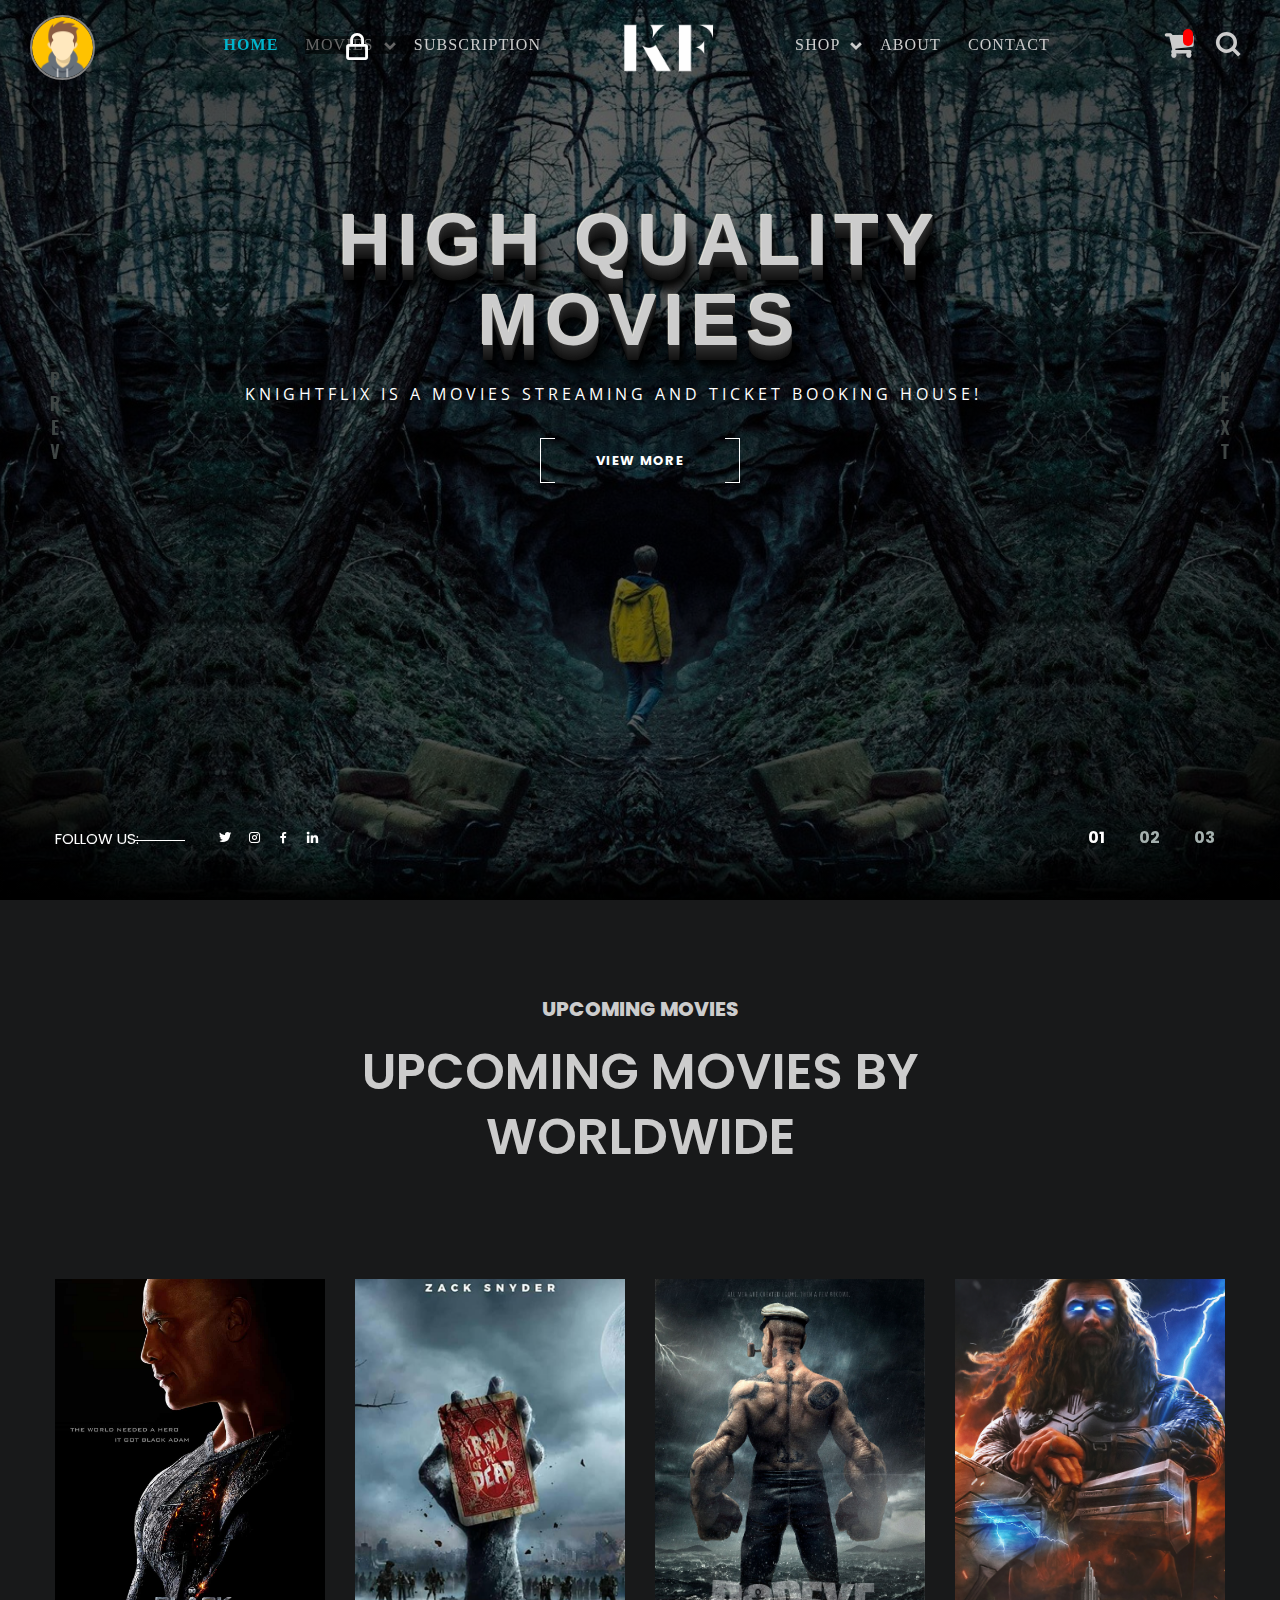
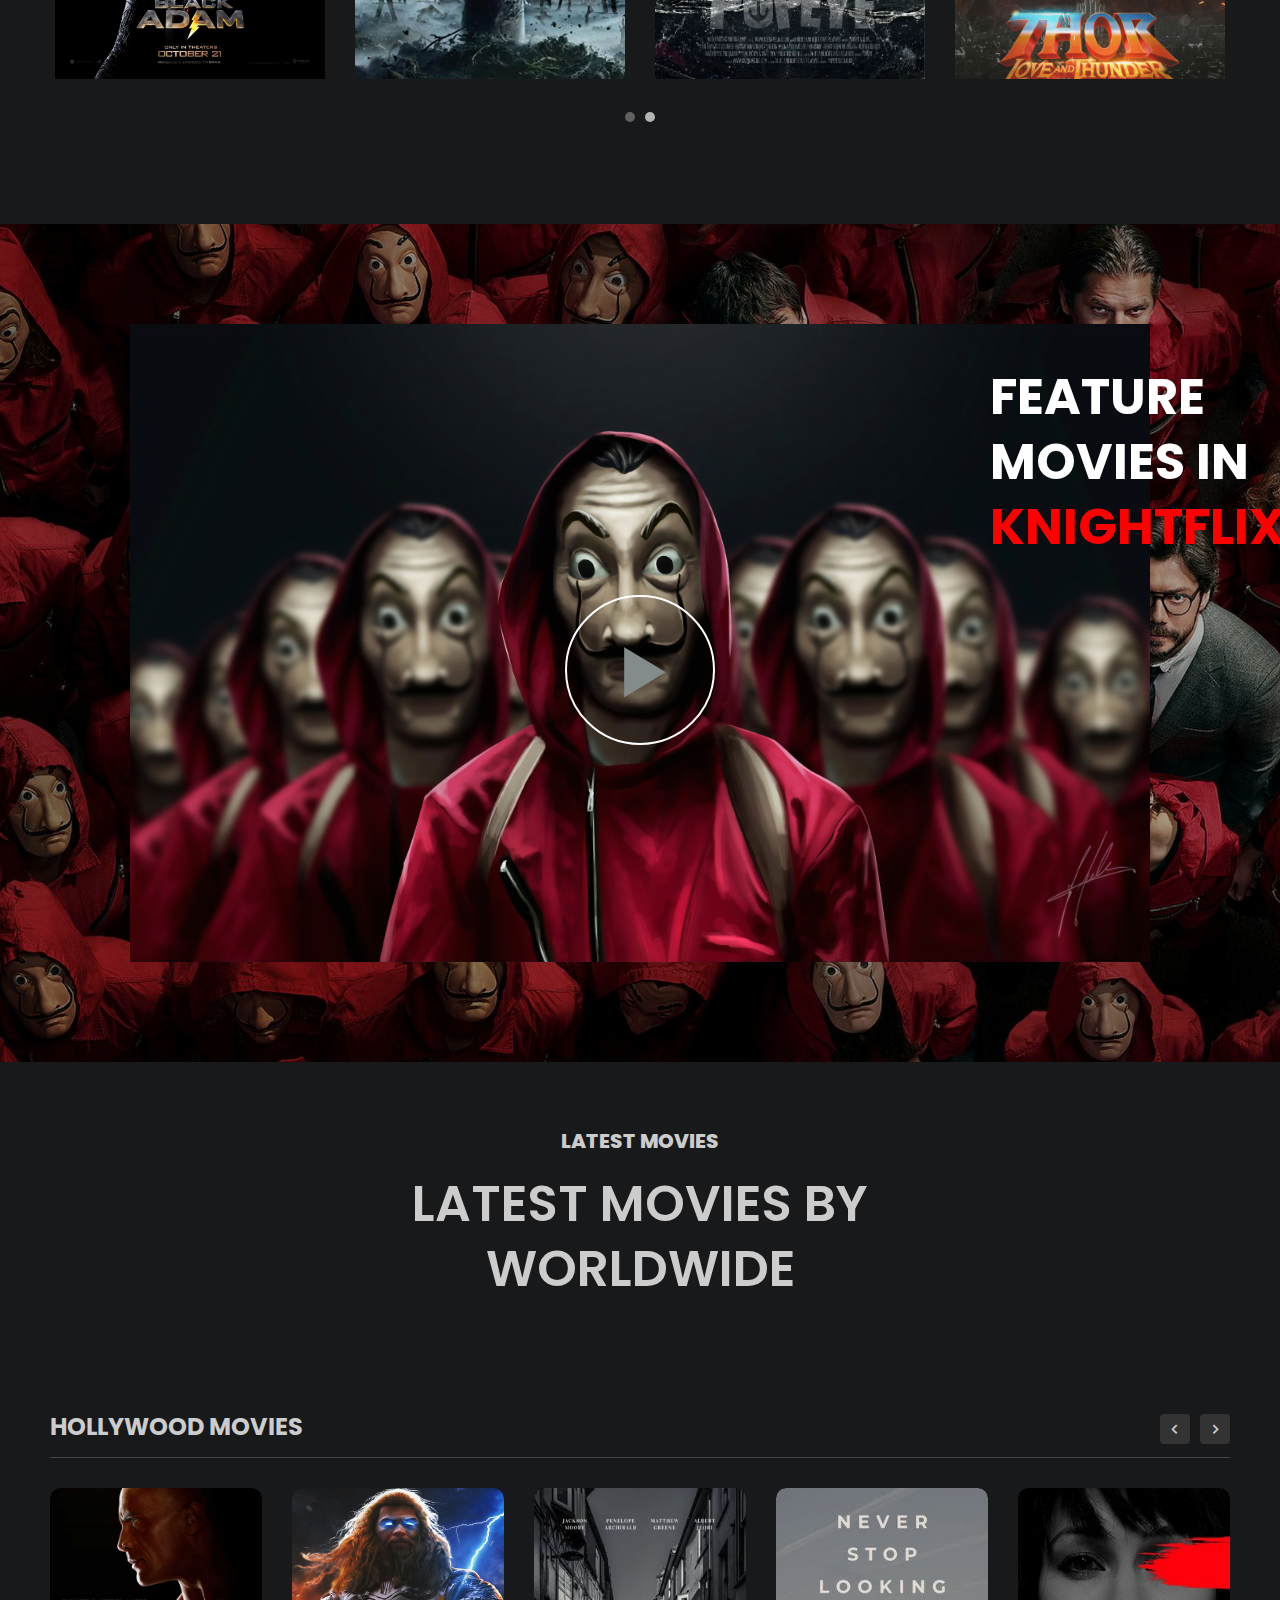
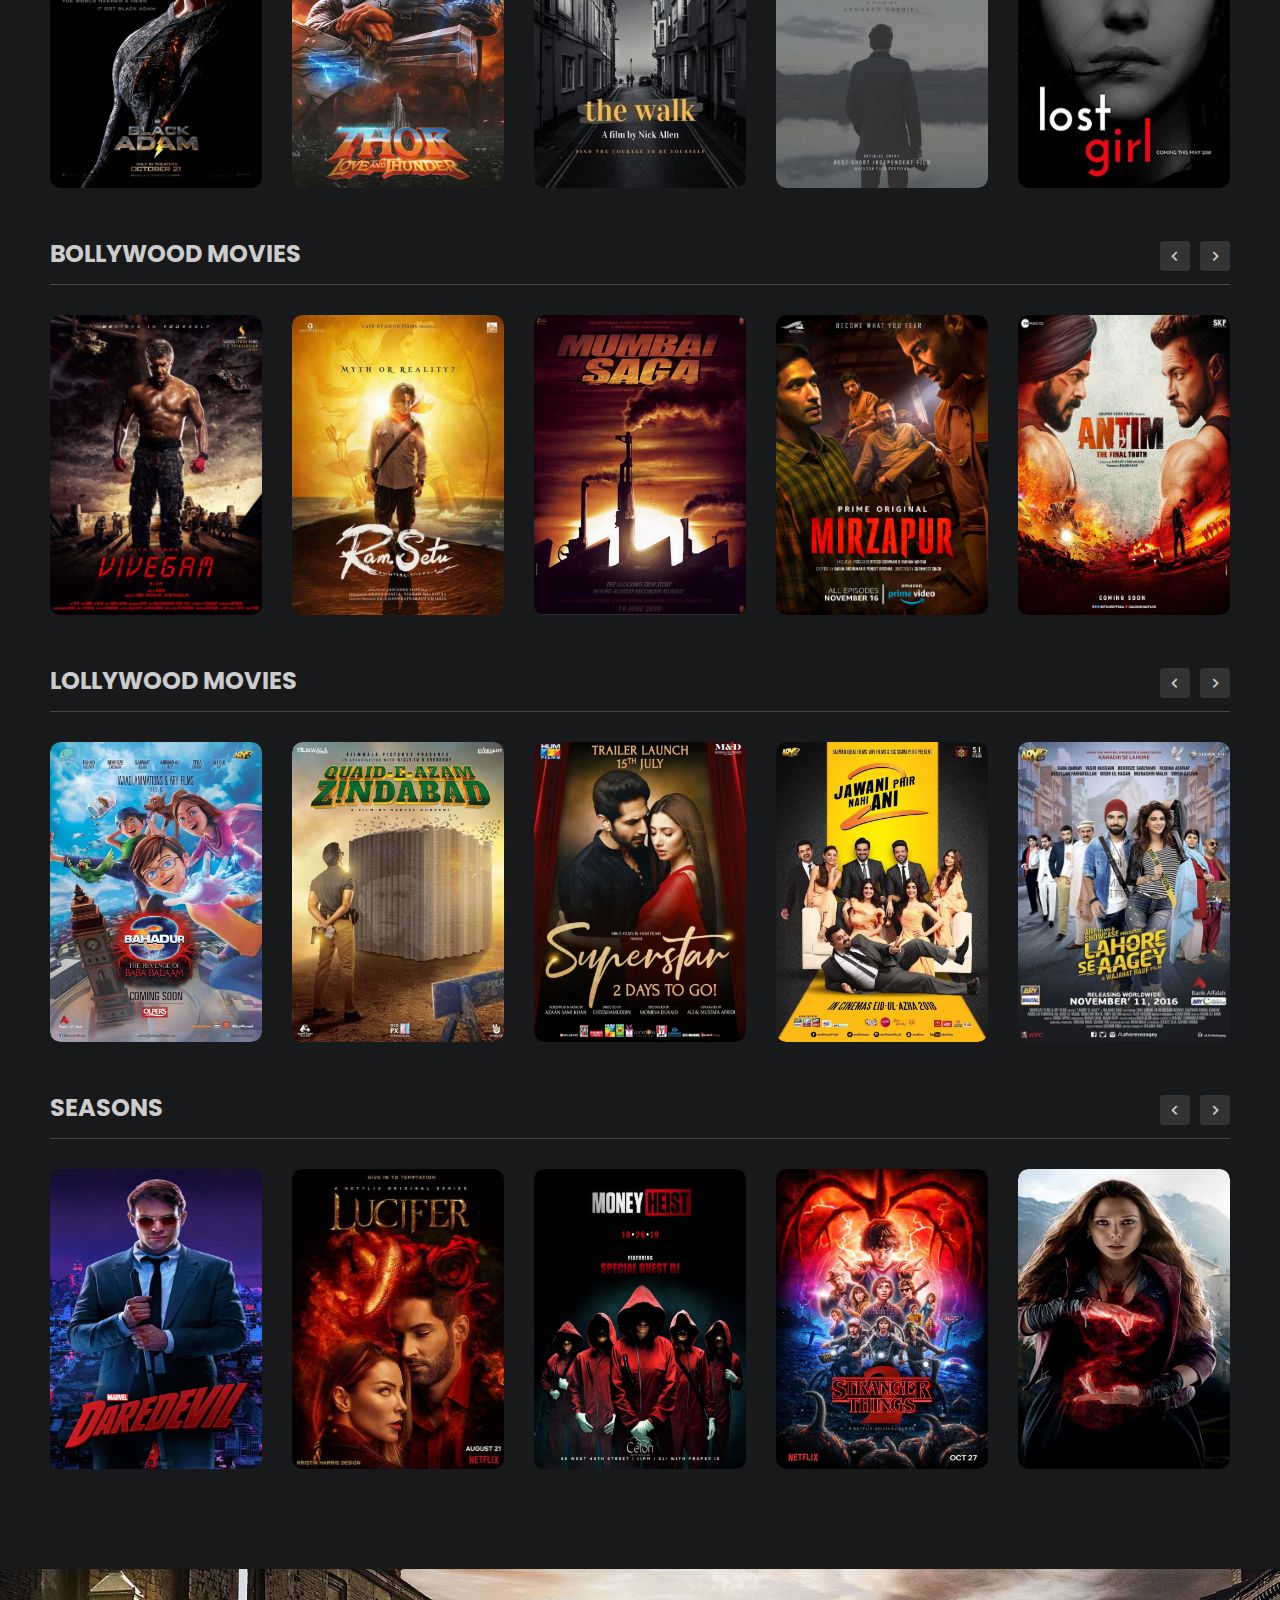
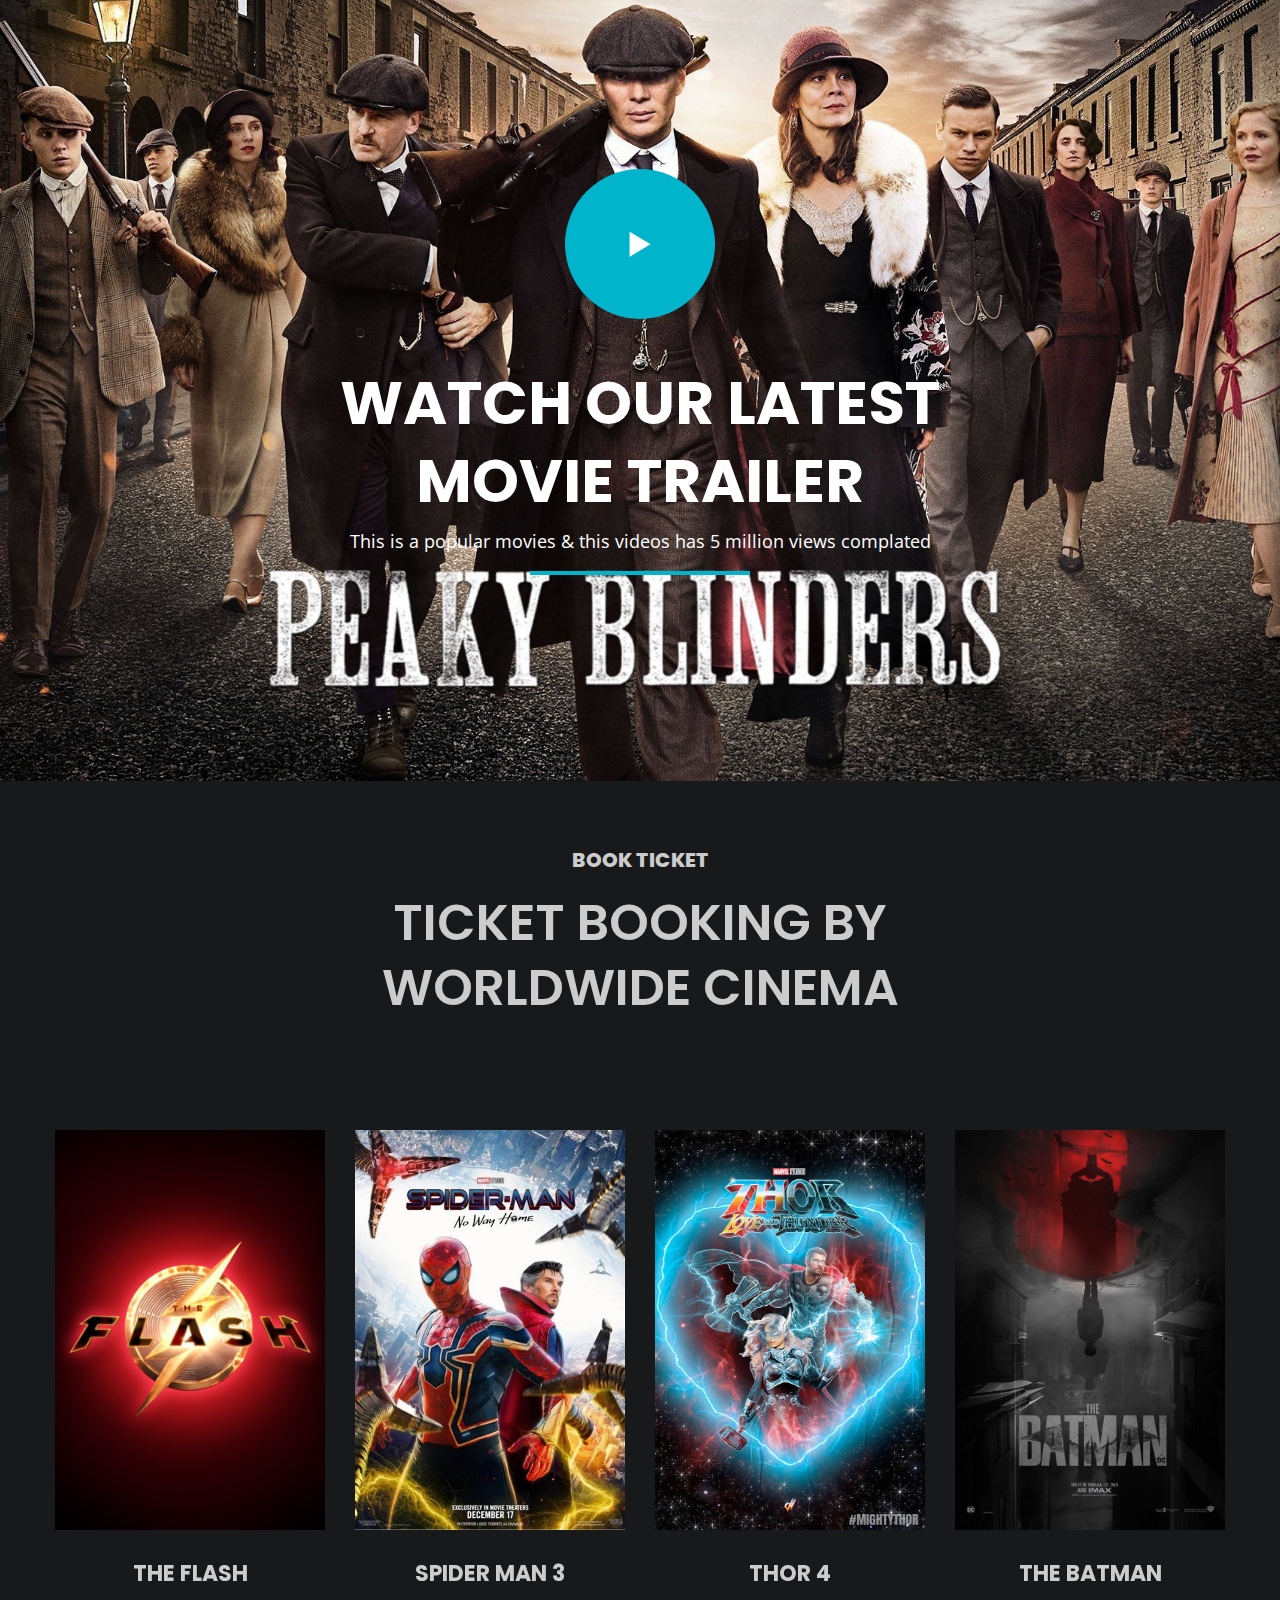
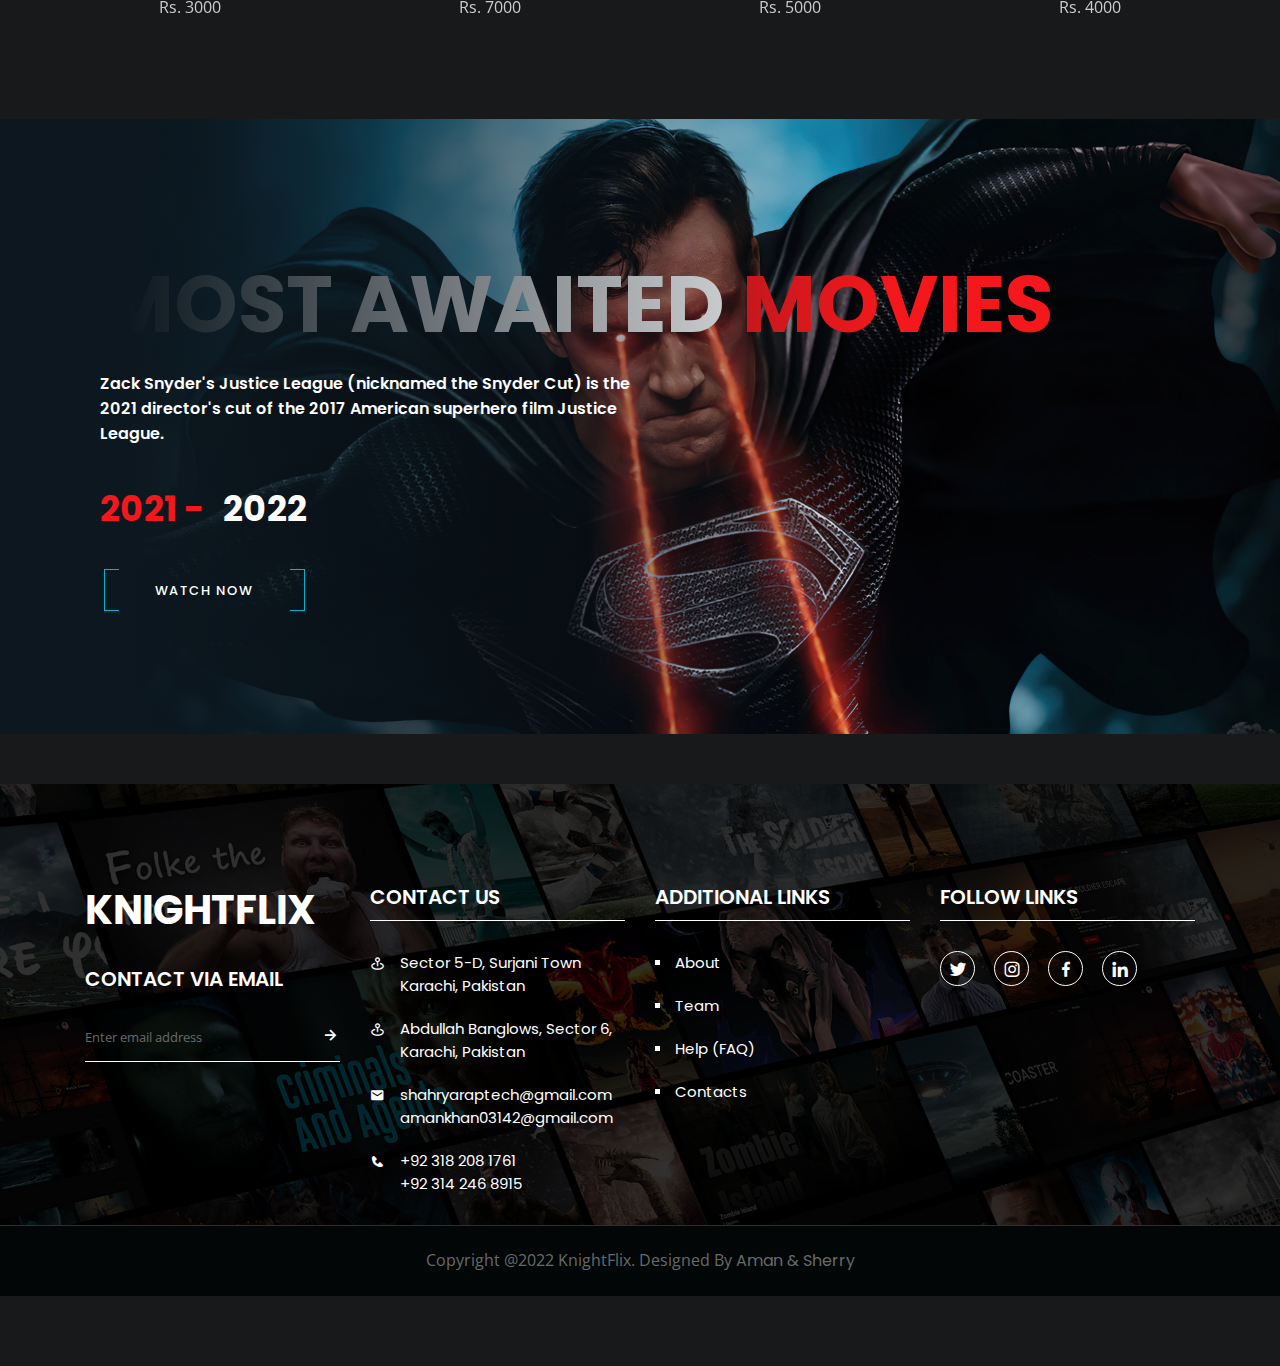
<file: KnightFlix/Home-page.html>
<!doctype html>
<html lang="zxx">

<head>
    <!-- Required meta tags -->
    <meta charset="utf-8">
    <meta name="viewport" content="width=device-width, initial-scale=1, shrink-to-fit=no">
    <link rel="shortcut icon" type="image/png" href="movieImg/kf-logo.png">


    <link rel="stylesheet" href="css/material-design-iconic-font.min.css">
    <link rel="stylesheet" href="css/plugins.css">
    <!-- Style Home CSS -->
    <link rel="stylesheet" href="css/Search.css">
    <link rel="stylesheet" href="css/home.css">
    <link rel="stylesheet" href="css/fontawesome-all.min.css">
    <link rel="stylesheet" href="assets/css/style.css">
    <link rel="stylesheet" href="css/All.css">
    <link rel="stylesheet" href="css/flaticon.css">
    <link rel="stylesheet" href="css/magnific-popup.css">
    <link rel="stylesheet" href="css/nice-select.css">
    <!-- Owl Theme Default CSS -->
    <link rel="stylesheet" href="css/owl.theme.default.min.css">
    <!-- Owl Carousel CSS -->
    <link rel="stylesheet" href="css/owl.carousel.min.css">
    <!-- Animate CSS -->
    <link rel="stylesheet" href="css/animate.css">
    <!-- Boxicons CSS -->
    <link rel="stylesheet" href="css/boxicons.min.css">
    <!-- Responsive CSS -->
    <link rel="stylesheet" href="css/responsive.css">
    <link rel="stylesheet" href="cartAssets/css/bootstrap.min.css">
    <link rel="stylesheet" href="cartAssets/css/flaticon.css">
    <link rel="stylesheet" href="https://cdnjs.cloudflare.com/ajax/libs/font-awesome/4.7.0/css/font-awesome.min.css">
    <!-- Style CSS -->
    <link rel="stylesheet" href="cartAssets/css/style.css">
    <!-- ===== Boxicons CSS ===== -->
    <link href='https://unpkg.com/boxicons@2.1.1/css/boxicons.min.css' rel='stylesheet'>
    <link
        href="http://fonts.googleapis.com/css?family=Raleway:100,200,300,400,500,600,700,800,900%7CMontserrat:400,700%7COswald:300,400,700"
        rel="stylesheet" type="text/css">
    <!-- Title -->
    <title>KnightFlix - Movies Watching & Ticket Booking</title>
</head>

<body>
    <!-- Start Preloader Area -->
    <div class="loader-wrapper">
        <div class="loader"></div>
        <div class="loader-section section-left"></div>
        <div class="loader-section section-right"></div>
    </div>
    <!-- End Preloader Area -->
   <!-- Navigation Bar Start -->
 <nav class="navbar navbar-fixed-top navbar-bg-switch">

    <div class="container">
        <!-- Start Navbar Area -->
        <div class="navbar-area">
            <!-- Menu For Mobile Device -->
            <div class="mobile-nav">
            </div>
            <!-- Menu For Desktop Device -->
            <div class="main-navigation fadeIn-element main-nav">
                <div class=" collapse navbar-collapse mean-menu">
                    <ul class="nav navbar-nav navbar-right ">
                        <li class="nav-item">
                            <a href="Home-page.html" class="nav-link page-scroll link-underline-menu active ">
                                Home
                            </a>
                        </li>
                        <li class="nav-item">
                            <div class="navlink-lock" id="buySubscription" ><i class='bx bx-lock-alt'></i>  

                           </div>
                                                       

                            <a href="#" class="nav-link page-scroll link-underline-menu ">Movies
                                <i class="bx bx-chevron-down"></i>
                            </a>
                            <ul class="dropdown-menu" id="lockDropDown" style="display: none;">
                                <li class="nav-item">
                                    <a href="movies-page.html" class="nav-link">Movies</a>
                                </li>

                                <li class="nav-item">
                                    <a href="Trailers.html" class="nav-link">Trailers</a>
                                </li>
                                <li class="nav-item">
                                    <a href="genre.html" class="nav-link">genre</a>
                                </li>
                                
                            </ul>
                        </li>

                        <li class="nav-item">
                            <a href="subcription.html" class="nav-link page-scroll link-underline-menu ">Subscription</a>
                        </li>

                        <li class="nav-item" id="title">
                            <a href="Home-page.html">
                                <h1 class="title"><img 
                                        src="movieImg/kf-logo-letter-initial-logo-designs-template-free-vector-removebg.png"
                                        class="img1"></h1>
                                <h1 class="title-light"><img src="movieImg/kf-logo.png" class="img1"></h1>
                            </a>
                        </li>



                        <li class="nav-item">
                            <a href="#" class="nav-link page-scroll link-underline-menu ">
                                Shop
                                <i class="bx bx-chevron-down"></i>
                            </a>
                            <ul class="dropdown-menu">
                                <li class="nav-item">
                                    <a href="shop-page.html" class="nav-link">Shop</a>
                                </li>
                                <li class="nav-item">
                                    <a href="cart-page.html" class="nav-link">Cart</a>
                                </li>
                                <li class="nav-item">
                                    <a href="checkout.html" class="nav-link ">Checkout</a>
                                </li>
                                <li class="nav-item">
                                    <a href="productDetail.html" class="nav-link">Product Details</a>
                                </li>
                                <li class="nav-item">
                                    <a href="wishlist.html" class="nav-link">Wishlist</a>
                                </li>
                            </ul>
                        </li>

                        <li class="nav-item">
                            <a href="about.html" class="nav-link page-scroll link-underline-menu">
                                about
                            </a>


                        </li>
                        <li class="nav-item">
                            <a href="Contact-page.html" class="nav-link page-scroll link-underline-menu">
                                contact
                            </a>
                        </li>
                    </ul>
                </div>
            </div>
        </div>
    </div>
    <div class="wrapper">
    </div>
    <div class="close-btn">
        <i class='bx bxs-x-square'></i>
    </div>
    <div class="cart-btn">
        <a href="cart-page.html">
            <i class="fa">&#xf07a;</i>
            <span class='badge badge-warning' id='lblCartCount'> 0 </span>
        </a>
    </div>
    <div class="search-btn">
        <i class='bx bx-search icon'></i>
    </div>


    <div class="wrap">
        <div class="search">
            <input type="text" class="searchTerm" placeholder="What are you looking for?" onkeyup="search()"
                id="search-Bar">
            <button type="submit" class="search-Button">
                <i class='bx bx-search icon'></i>
            </button>
        </div>
        <div class="container-movie row-movie " id="product-list">

        </div>
    </div>
    <img src="movieImg/kf-logo-letter-initial-logo-designs-template-free-vector-removebg.png" id="mobile-img"></h1>
    <img src="movieImg/kf-logo.png" id="mobile-img-light"></h1>


</nav>
<!-- Navigation Bar End -->

    <!-- SideBar Html Start -->
    <nav class="sidebar close" id="nav1">
        <i class='bx bx-x siderbarClose' id="toggle1"></i>
        <header>
            <div class="image-text">
                <div class="image">
                    <img src="img/avatar-370-456322-512.webp" id="photo" class="toggle1">
                    <input type="file" id="file">
                    <label for="file" id="uploadBtn">Choose Photo</label>
                </div>
            </div>
        </header>
        <div class="text logo-text" >
            <div id="SignUpText">
            <span class="name" id="getName">sss</span>
            <span class="profession" id="getEmail">ss</span>
        </div>
        </div>
        <div class="menu-bar">
            <div class="menu">

                <ul class="menu-links">
                    <li class="nav-link">
                        <a href="Home-page.html">
                            <i class='bx bx-home-alt icon'></i>
                            <span class="text nav-text">Home</span>
                        </a>
                    </li>

                    <li class="nav-link">
                        <a href="shop-page.html">
                            <i class='bx bx-shopping-bag icon'></i> <span class="text nav-text">Shop</span>
                        </a>
                    </li>
                    <li class="nav-link">
                        <a href="cart-page.html">
                            <i class='bx bx-cart icon'></i>
                            <span class="text nav-text">Cart</span></a>
                    </li>
                    <li class="">
                        <a href="index.html" id="SubscriptionLogOut">
                            <i class='bx bx-log-out icon'></i>
                            <span class="text nav-text">Logout</span>
                        </a>
                    </li>

                    <li class="mode">
                        <div class="sun-moon">
                            <i class='bx bx-moon icon moon'></i>
                            <i class='bx bx-sun icon sun'></i>
                        </div>
                        <span class="mode-text text">Dark mode</span>

                        <div class="toggle-switch">
                            <span class="switch"></span>
                        </div>
                    </li>

                    <li class="mode2" id="SubsSideBar" style="display: none;">
                        <i class='bx bx-crown icon'></i>
                        <div class="demo">
                            <span class="text nav-text">Subscription End</span>
                            <span class="text nav-text" id="SubsConter"></span>
                        </div>
                    </li>
                </ul>
            </div>
        </div>
    </nav>
    <!-- SideBar Html End -->

    <!-- Start Hero Slider Area -->
    <section class="hero-slider-area">
        <div class="hero-slider-wrap owl-theme owl-carousel" data-slider-id="1">
            <div class="hero-slider-item bg-1">
                <div class="d-table">
                    <div class="d-table-cell">
                        <div class="container">
                            <div class="hero-slider-text one">
                                <h1 id="text3d">high quality Movies</h1>
                                <p>KnightFLix is a Movies Streaming and Ticket Booking house!</p>
                                <div class="slider-btn" style="margin-bottom: 10px; margin: 80px;">
                                    <a class="default-btn-four" onclick="subCheckAndNavigate2() ">
                                        View More
                                    </a>
                                </div>
                            </div>
                        </div>
                    </div>
                </div>
            </div>
            <div class="hero-slider-item bg-2">
                <div class="d-table">
                    <div class="d-table-cell">
                        <div class="container">
                            <div class="hero-slider-text two">

                                <h1 id="text3d">Multiple Languages </h1>
                                <p>KnightFLix is a Movies Streaming and Ticket Booking house!</p>

                                <div class="slider-btn" style="margin-bottom: 10px; margin: 80px;">
                                    <a onclick="subCheckAndNavigate2() " class="default-btn-four">
                                        View More
                                    </a>
                                </div>
                            </div>
                        </div>
                    </div>
                </div>
            </div>
            <div class="hero-slider-item bg-3">
                <div class="d-table">
                    <div class="d-table-cell">
                        <div class="container">
                            <div class="hero-slider-text three">
                                <h1 id="text3d">Cheap Subscriptions</h1>
                                <p>KnightFLix is a Movies Streaming and Ticket Booking house!</p>

                                <div class="slider-btn" style="margin-bottom: 10px; margin: 80px;">
                                    <a onclick="subCheckAndNavigate2() " class="default-btn-four">
                                        View More
                                    </a>
                                </div>
                            </div>
                        </div>
                    </div>
                </div>
            </div>
        </div>
        <!-- Start Carousel Thumbs -->
        <div class="thumbs-wrap">
            <div class="owl-thumbs hero-slider-thumb" data-slider-id="1">
                <div class="owl-thumb-item">
                    <span>01</span>
                </div>

                <div class="owl-thumb-item">
                    <span>02</span>
                </div>

                <div class="owl-thumb-item">
                    <span>03</span>
                </div>
            </div>
        </div>
        <!-- End Carousel Thumbs -->
        <!-- Start Social Wrap -->
        <div class="social-wrap">
            <ul>
                <li class="follow-us">
                    Follow Us:
                </li>
                <li>
                    <a href="https://twitter.com/i/flow/login" target="_blank">
                        <i class="bx bxl-twitter"></i>
                    </a>
                </li>
                <li>
                    <a href="https://www.instagram.com/" target="_blank">
                        <i class="bx bxl-instagram"></i>
                    </a>
                </li>
                <li>
                    <a href="https://web.facebook.com/?_rdc=1&_rdr" target="_blank">
                        <i class="bx bxl-facebook"></i>
                    </a>
                </li>
                <li>
                    <a href="https://www.linkedin.com/login" target="_blank">
                        <i class='bx bxl-linkedin'></i>
                    </a>
                </li>
            </ul>
        </div>
        <!-- End Social Wrap -->
    </section>
    <!-- End Hero Slide Area -->
    <!-- Start Latest Trailer Area Two -->
    <section class="latest-trailer-two bg-color ptb-100">
        <div class="container-contact">
            <div class="section-title">

                <span>Upcoming Movies</span>
                <h2>Upcoming Movies By WorldWide</h2>
            </div>
            <div class="latest-trailer-wrap-two owl-theme owl-carousel">
                <div class="latest-trailer-item">
                    <img src="movieImg/adam.jfif" alt="Image">
                    <div class="video-button">
                        <a href="https://www.youtube.com/watch?v=2KDUtAR06UI" class="video-btn popup-video">
                            <i class="bx bx-play"></i>
                        </a>
                    </div>
                </div>
                <div class="latest-trailer-item">
                    <img src="movieImg/Army-of-the-Dead-2021.jpg" alt="Image">

                    <div class="video-button">
                        <a href="https://www.youtube.com/watch?v=2KDUtAR06UI" class="video-btn popup-video">
                            <i class="bx bx-play"></i>
                        </a>
                    </div>
                </div>

                <div class="latest-trailer-item">
                    <img src="movieImg/popye.jfif" alt="Image">

                    <div class="video-button">
                        <a href="https://www.youtube.com/watch?v=2KDUtAR06UI" class="video-btn popup-video">
                            <i class="bx bx-play"></i>
                        </a>
                    </div>
                </div>

                <div class="latest-trailer-item">
                    <img src="movieImg/thor.jfif">

                    <div class="video-button">
                        <a href="https://www.youtube.com/watch?v=2KDUtAR06UI" class="video-btn popup-video">
                            <i class="bx bx-play"></i>
                        </a>
                    </div>
                </div>

                <div class="latest-trailer-item">
                    <img src="movieImg/nile.jfif" alt="Image">

                    <div class="video-button">
                        <a href="https://www.youtube.com/watch?v=2KDUtAR06UI" class="video-btn popup-video">
                            <i class="bx bx-play"></i>
                        </a>
                    </div>
                </div>

                <div class="latest-trailer-item">
                    <img src="movieImg/Shang.jfif" alt="Image">

                    <div class="video-button">
                        <a href="https://www.youtube.com/watch?v=2KDUtAR06UI" class="video-btn popup-video">
                            <i class="bx bx-play"></i>
                        </a>
                    </div>
                </div>

                <div class="latest-trailer-item">
                    <img src="movieImg/f9.webp" alt="Image">

                    <div class="video-button">
                        <a href="https://www.youtube.com/watch?v=2KDUtAR06UI" class="video-btn popup-video">
                            <i class="bx bx-play"></i>
                        </a>
                    </div>
                </div>

                <div class="latest-trailer-item">
                    <img src="movieImg/blade.jfif" alt="Image">

                    <div class="video-button">
                        <a href="https://www.youtube.com/watch?v=2KDUtAR06UI" class="video-btn popup-video">
                            <i class="bx bx-play"></i>
                        </a>
                    </div>
                </div>
            </div>
        </div>
    </section>
    <!-- End Latest Trailer Area Two -->
    <!-- Start Video Created Area -->
    <section class="video-created-area ptb-100">

        <div class="container-contact">
            <div class="video-created-wrap">
                <img src="movieImg/wallpapersden.com_money-heist_2560x1600.jpg" alt="Image">

                <div class="video-wrap">
                    <div class="latest-video-wrapper1 text-center">
                        <div class="latest-video1">
                            <a class="popup-video" href="https://www.youtube.com/watch?v=_InqQJRqGW4"><i
                                    class='bx bx-play'></i>
                            </a>
                        </div>
                    </div>

                    <h2>feature Movies In <span style="color: red;">KnightFlix</span></h2>
                </div>
            </div>
    </section>
    <!-- End Video Created Area -->

    <div class="movie-list section-padding-lr section-pt-50 bg-black" style="padding-top: 70px">
        <div class="section-title">
            <span>Latest Movies</span>
            <h2>Latest Movies By WorldWide
            </h2>
        </div>
        <!-- HollyWood Movies -->
        <div class="container-fluid">
            <div class="section-title-4 st-border-bottom">
                <h2>HollyWood Movies</h2>
            </div>
            <div class="movie-slider-active nav-style-2">
                <div class="movie-wrap-plr">
                    <div class="movie-wrap text-center">
                        <div class="movie-img">
                            <a onclick="subCheckAndNavigate()"><img src="movieImg/adam.jfif" alt=""></a>
                            <button title="Watchlist" class="Watch-list-btn" type="button"><i
                                    class='bx bx-plus bx-flip-horizontal'
                                    style="margin-top: 2px; font-size: 25px;"></i></button>
                        </div>
                        <div class="movie-content">
                            <h3 class="title1"><a href="#">Black Adam</a></h3>
                            <span>Quality : HD</span>
                            <div class="movie-btn">
                                <a onclick="subCheckAndNavigate()" class="btn-style-hm4-2 animated">Watch Now</a>
                            </div>
                        </div>
                    </div>
                </div>
                <div class="movie-wrap-plr">
                    <div class="movie-wrap text-center">
                        <div class="movie-img">
                            <a onclick="subCheckAndNavigate()"><img src="movieImg/thor.jfif" alt=""></a>
                            <button title="Watchlist" class="Watch-list-btn" type="button"><i
                                    class='bx bx-plus bx-flip-horizontal'
                                    style="margin-top: 2px; font-size: 25px; margin-right: 2px;"></i></button>
                        </div>
                        <div class="movie-content">
                            <h3 class="title1"><a onclick="subCheckAndNavigate()">Thor 4</a></h3>
                            <span>Quality : HD</span>
                            <div class="movie-btn">
                                <a onclick="subCheckAndNavigate()" class="btn-style-hm4-2 animated">Watch Now</a>
                            </div>
                        </div>
                    </div>
                </div>
                <div class="movie-wrap-plr">
                    <div class="movie-wrap text-center">
                        <div class="movie-img">
                            <a onclick="subCheckAndNavigate()"><img src="assets/images/product/movie-03.jpg" alt=""></a>
                            <button title="Watchlist" class="Watch-list-btn" type="button"><i
                                    class='bx bx-plus bx-flip-horizontal'
                                    style="margin-top: 2px; font-size: 25px;"></i></button>
                        </div>
                        <div class="movie-content">
                            <h3 class="title1"><a onclick="subCheckAndNavigate()">The Walk</a></h3>
                            <span>Quality : HD</span>
                            <div class="movie-btn">
                                <a onclick="subCheckAndNavigate()" class="btn-style-hm4-2 animated">Watch Now</a>
                            </div>
                        </div>
                    </div>
                </div>
                <div class="movie-wrap-plr">
                    <div class="movie-wrap text-center">
                        <div class="movie-img">
                            <a onclick="subCheckAndNavigate()"><img src="assets/images/product/movie-04.jpg" alt=""></a>
                            <button title="Watchlist" class="Watch-list-btn" type="button"><i
                                    class='bx bx-plus bx-flip-horizontal'
                                    style="margin-top: 2px; font-size: 25px;"></i></button>
                        </div>
                        <div class="movie-content">
                            <h3 class="title1"><a onclick="subCheckAndNavigate()">Never Stop Looking</a></h3>
                            <span>Quality : HD</span>
                            <div class="movie-btn">
                                <a onclick="subCheckAndNavigate()" class="btn-style-hm4-2 animated">Watch Now</a>
                            </div>
                        </div>
                    </div>
                </div>
                <div class="movie-wrap-plr">
                    <div class="movie-wrap text-center">
                        <div class="movie-img">
                            <a onclick="subCheckAndNavigate()"><img src="assets/images/product/movie-01.jpg" alt=""></a>
                            <button title="Watchlist" class="Watch-list-btn" type="button"><i
                                    class='bx bx-plus bx-flip-horizontal'
                                    style="margin-top: 2px; font-size: 25px;"></i></button>
                        </div>
                        <div class="movie-content">
                            <h3 class="title1"><a onclick="subCheckAndNavigate()">The Lost Girl</a></h3>
                            <span>Quality : HD</span>
                            <div class="movie-btn">
                                <a onclick="subCheckAndNavigate()" class="btn-style-hm4-2 animated">Watch Now</a>
                            </div>
                        </div>
                    </div>
                </div>
                <div class="movie-wrap-plr">
                    <div class="movie-wrap text-center">
                        <div class="movie-img">
                            <a onclick="subCheckAndNavigate()"><img src="assets/images/product/movie-06.jpg" alt=""></a>
                            <button title="Watchlist" class="Watch-list-btn" type="button"><i
                                    class='bx bx-plus bx-flip-horizontal'
                                    style="margin-top: 2px; font-size: 25px;"></i></button>
                        </div>
                        <div class="movie-content">
                            <h3 class="title1"><a onclick="subCheckAndNavigate()">The Lost Girl</a></h3>
                            <span>Quality : HD</span>
                            <div class="movie-btn">
                                <a onclick="subCheckAndNavigate()" class="btn-style-hm4-2 animated">Watch Now</a>
                            </div>
                        </div>
                    </div>
                </div>
                <div class="movie-wrap-plr">
                    <div class="movie-wrap text-center">
                        <div class="movie-img">
                            <a onclick="subCheckAndNavigate()"><img src="movieImg/black.jfif" alt=""></a>
                            <button title="Watchlist" class="Watch-list-btn" type="button"><i
                                    class='bx bx-plus bx-flip-horizontal'
                                    style="margin-top: 2px; font-size: 25px;"></i></button>
                        </div>
                        <div class="movie-content">
                            <h3 class="title1"><a onclick="subCheckAndNavigate()">Black panther</a></h3>
                            <span>Quality : HD</span>
                            <div class="movie-btn">
                                <a onclick="subCheckAndNavigate()" class="btn-style-hm4-2 animated">Watch Now</a>
                            </div>
                        </div>
                    </div>
                </div>
            </div>
        </div>
    </div>
    <!-- BollyWood Movies -->
    <div class="series-list section-padding-lr section-pt-50 bg-black">
        <div class="container-fluid">
            <div class="section-title-4 st-border-bottom">
                <h2>BollyWood Movies</h2>
            </div>
            <div class="movie-slider-active nav-style-2">
                <div class="movie-wrap-plr">
                    <div class="movie-wrap text-center">
                        <div class="movie-img">
                            <a onclick="subCheckAndNavigate()"><img src="movieImg/Vivegam-Poster.jpg" alt=""></a>
                            <button title="Watchlist" class="Watch-list-btn" type="button"><i
                                    class='bx bx-plus bx-flip-horizontal'
                                    style="margin-top: 2px; font-size: 25px;"></i></button>
                        </div>
                        <div class="movie-content">
                            <h3 class="title1"><a onclick="subCheckAndNavigate()">Vivegam</a></h3>
                            <span>Quality : HD</span>
                            <div class="movie-btn">
                                <a onclick="subCheckAndNavigate()" class="btn-style-hm4-2 animated">Watch Now</a>
                            </div>
                        </div>
                    </div>
                </div>
                <div class="movie-wrap-plr">
                    <div class="movie-wrap text-center">
                        <div class="movie-img">
                            <a onclick="subCheckAndNavigate()"><img src="movieImg/ramseth.jfif" alt=""></a>
                            <button title="Watchlist" class="Watch-list-btn" type="button"><i
                                    class='bx bx-plus bx-flip-horizontal'
                                    style="margin-top: 2px; font-size: 25px;"></i></button>
                        </div>
                        <div class="movie-content">
                            <h3 class="title1"><a onclick="subCheckAndNavigate()">ram seth</a></h3>
                            <span>Quality : HD</span>
                            <div class="movie-btn">
                                <a onclick="subCheckAndNavigate()" class="btn-style-hm4-2 animated">Watch Now</a>
                            </div>
                        </div>
                    </div>
                </div>
                <div class="movie-wrap-plr">
                    <div class="movie-wrap text-center">
                        <div class="movie-img">
                            <a onclick="subCheckAndNavigate()"><img src="movieImg/saga.jfif" alt=""></a>
                            <button title="Watchlist" class="Watch-list-btn" type="button"><i
                                    class='bx bx-plus bx-flip-horizontal'
                                    style="margin-top: 2px; font-size: 25px;"></i></button>
                        </div>
                        <div class="movie-content">
                            <h3 class="title1"><a onclick="subCheckAndNavigate()">Mumbai saga</a></h3>
                            <span>Quality : HD</span>
                            <div class="movie-btn">
                                <a onclick="subCheckAndNavigate()" class="btn-style-hm4-2 animated">Watch Now</a>
                            </div>
                        </div>
                    </div>
                </div>
                <div class="movie-wrap-plr">
                    <div class="movie-wrap text-center">
                        <div class="movie-img">
                            <a onclick="subCheckAndNavigate()"><img src="movieImg/miza.jpg" alt=""></a>
                            <button title="Watchlist" class="Watch-list-btn" type="button"><i
                                    class='bx bx-plus bx-flip-horizontal'
                                    style="margin-top: 2px; font-size: 25px;"></i></button>
                        </div>
                        <div class="movie-content">
                            <h3 class="title1"><a onclick="subCheckAndNavigate()">Mirzapur</a></h3>
                            <span>Quality : HD</span>
                            <div class="movie-btn">
                                <a onclick="subCheckAndNavigate()" class="btn-style-hm4-2 animated">Watch Now</a>
                            </div>
                        </div>
                    </div>
                </div>
                <div class="movie-wrap-plr">
                    <div class="movie-wrap text-center">
                        <div class="movie-img">
                            <a onclick="subCheckAndNavigate()"><img src="movieImg/antim.webp" alt=""></a>
                            <button title="Watchlist" class="Watch-list-btn" type="button"><i
                                    class='bx bx-plus bx-flip-horizontal'
                                    style="margin-top: 2px; font-size: 25px;"></i></button>
                        </div>
                        <div class="movie-content">
                            <h3 class="title1"><a onclick="subCheckAndNavigate()">Antim</a></h3>
                            <span>Quality : HD</span>
                            <div class="movie-btn">
                                <a onclick="subCheckAndNavigate()" class="btn-style-hm4-2 animated">Watch Now</a>
                            </div>
                        </div>
                    </div>
                </div>
                <div class="movie-wrap-plr">
                    <div class="movie-wrap text-center">
                        <div class="movie-img">
                            <a onclick="subCheckAndNavigate()"><img src="movieImg/bachan.jfif" alt=""></a>
                            <button title="Watchlist" class="Watch-list-btn" type="button"><i
                                    class='bx bx-plus bx-flip-horizontal'
                                    style="margin-top: 2px; font-size: 25px;"></i></button>
                        </div>
                        <div class="movie-content">
                            <h3 class="title1"><a onclick="subCheckAndNavigate()">Bachan Pandey</a></h3>
                            <span>Quality : HD</span>
                            <div class="movie-btn">
                                <a onclick="subCheckAndNavigate()" class="btn-style-hm4-2 animated">Watch Now</a>
                            </div>
                        </div>
                    </div>
                </div>
                <div class="movie-wrap-plr">
                    <div class="movie-wrap text-center">
                        <div class="movie-img">
                            <a onclick="subCheckAndNavigate()"><img src="movieImg/bhaagi.jpg" alt=""></a>
                            <button title="Watchlist" class="Watch-list-btn" type="button"><i
                                    class='bx bx-plus bx-flip-horizontal'
                                    style="margin-top: 2px; font-size: 25px;"></i></button>
                        </div>
                        <div class="movie-content">
                            <h3 class="title1"><a onclick="subCheckAndNavigate()">Bhaagi 3</a></h3>
                            <span>Quality : HD</span>
                            <div class="movie-btn">
                                <a onclick="subCheckAndNavigate()" class="btn-style-hm4-2 animated">Watch Now</a>
                            </div>
                        </div>
                    </div>
                </div>
            </div>
        </div>
    </div>
    <!--LollyWood Movies-->
    <div class="series-list section-padding-lr section-pt-50 bg-black">
        <div class="container-fluid">
            <div class="section-title-4 st-border-bottom">
                <h2>LollyWood Movies</h2>
            </div>
            <div class="movie-slider-active nav-style-2">
                <div class="movie-wrap-plr">
                    <div class="movie-wrap text-center">
                        <div class="movie-img">
                            <a onclick="subCheckAndNavigate()"><img src="movieImg/lollywood/bhadur.jpg" alt=""></a>
                            <button title="Watchlist" class="Watch-list-btn" type="button"><i
                                    class='bx bx-plus bx-flip-horizontal'
                                    style="margin-top: 2px; font-size: 25px;"></i></button>
                        </div>
                        <div class="movie-content">
                            <h3 class="title1"><a onclick="subCheckAndNavigate()">3 bahadur</a></h3>
                            <span>Quality : HD</span>
                            <div class="movie-btn">
                                <a onclick="subCheckAndNavigate()" class="btn-style-hm4-2 animated">Watch Now</a>
                            </div>
                        </div>
                    </div>
                </div>
                <div class="movie-wrap-plr">
                    <div class="movie-wrap text-center">
                        <div class="movie-img">
                            <a onclick="subCheckAndNavigate()"><img src="movieImg/lollywood/quaid.jfif" alt=""></a>
                            <button title="Watchlist" class="Watch-list-btn" type="button"><i
                                    class='bx bx-plus bx-flip-horizontal'
                                    style="margin-top: 2px; font-size: 25px;"></i></button>
                        </div>
                        <div class="movie-content">
                            <h3 class="title1"><a onclick="subCheckAndNavigate()">quaid-e-azam</a></h3>
                            <span>Quality : HD</span>
                            <div class="movie-btn">
                                <a onclick="subCheckAndNavigate()" class="btn-style-hm4-2 animated">Watch Now</a>
                            </div>
                        </div>
                    </div>
                </div>
                <div class="movie-wrap-plr">
                    <div class="movie-wrap text-center">
                        <div class="movie-img">
                            <a onclick="subCheckAndNavigate()"><img src="movieImg/lollywood/superstar.png" alt=""></a>
                            <button title="Watchlist" class="Watch-list-btn" type="button"><i
                                    class='bx bx-plus bx-flip-horizontal'
                                    style="margin-top: 2px; font-size: 25px;"></i></button>
                        </div>
                        <div class="movie-content">
                            <h3 class="title1"><a onclick="subCheckAndNavigate()">Superstar</a></h3>
                            <span>Quality : HD</span>
                            <div class="movie-btn">
                                <a onclick="subCheckAndNavigate()" class="btn-style-hm4-2 animated">Watch Now</a>
                            </div>
                        </div>
                    </div>
                </div>
                <div class="movie-wrap-plr">
                    <div class="movie-wrap text-center">
                        <div class="movie-img">
                            <a onclick="subCheckAndNavigate()"><img src="movieImg/lollywood/jawani.jfif" alt=""></a>
                            <button title="Watchlist" class="Watch-list-btn" type="button"><i
                                    class='bx bx-plus bx-flip-horizontal'
                                    style="margin-top: 2px; font-size: 25px;"></i></button>
                        </div>
                        <div class="movie-content">
                            <h3 class="title1"><a onclick="subCheckAndNavigate()">jawani phir nahi ani 2</a></h3>
                            <span>Quality : HD</span>
                            <div class="movie-btn">
                                <a onclick="subCheckAndNavigate()" class="btn-style-hm4-2 animated">Watch Now</a>
                            </div>
                        </div>
                    </div>
                </div>
                <div class="movie-wrap-plr">
                    <div class="movie-wrap text-center">
                        <div class="movie-img">
                            <a onclick="subCheckAndNavigate()"><img src="movieImg/lollywood/lahore.jfif" alt=""></a>
                            <button title="Watchlist" class="Watch-list-btn" type="button"><i
                                    class='bx bx-plus bx-flip-horizontal'
                                    style="margin-top: 2px; font-size: 25px;"></i></button>
                        </div>
                        <div class="movie-content">
                            <h3 class="title1"><a onclick="subCheckAndNavigate()">lahore se aage</a></h3>
                            <span>Quality : HD</span>
                            <div class="movie-btn">
                                <a onclick="subCheckAndNavigate()" class="btn-style-hm4-2 animated">Watch Now</a>
                            </div>
                        </div>
                    </div>
                </div>
                <div class="movie-wrap-plr">
                    <div class="movie-wrap text-center">
                        <div class="movie-img">
                            <a onclick="subCheckAndNavigate()"><img src="movieImg/lollywood/london.jfif" alt=""></a>
                            <button title="Watchlist" class="Watch-list-btn" type="button"><i
                                    class='bx bx-plus bx-flip-horizontal'
                                    style="margin-top: 2px; font-size: 25px;"></i></button>
                        </div>
                        <div class="movie-content">
                            <h3 class="title1"><a onclick="subCheckAndNavigate()">Punjab Nahi Jaungi</a></h3>
                            <span>Quality : HD</span>
                            <div class="movie-btn">
                                <a onclick="subCheckAndNavigate()" class="btn-style-hm4-2 animated">Watch Now</a>
                            </div>
                        </div>
                    </div>
                </div>
                <div class="movie-wrap-plr">
                    <div class="movie-wrap text-center">
                        <div class="movie-img">
                            <a onclick="subCheckAndNavigate()"><img src="movieImg/lollywood/na maloom afraad.jfif"
                                    alt=""></a>
                            <button title="Watchlist" class="Watch-list-btn" type="button"><i
                                    class='bx bx-plus bx-flip-horizontal'
                                    style="margin-top: 2px; font-size: 25px;"></i></button>
                        </div>
                        <div class="movie-content">
                            <h3 class="title1"><a onclick="subCheckAndNavigate()">na maloom afraad 2</a></h3>
                            <span>Quality : HD</span>
                            <div class="movie-btn">
                                <a onclick="subCheckAndNavigate()" class="btn-style-hm4-2 animated">Watch Now</a>
                            </div>
                        </div>
                    </div>
                </div>
            </div>
        </div>
    </div>
    <!-- TV DRAMAS  -->
    <div class="series-list section-padding-lr section-pt-50 bg-black">
        <div class="container-fluid">
            <div class="section-title-4 st-border-bottom">
                <h2>Seasons</h2>
            </div>
            <div class="movie-slider-active nav-style-2">
                <div class="movie-wrap-plr">
                    <div class="movie-wrap text-center">
                        <div class="movie-img">
                            <a onclick="subCheckAndNavigate()"><img src="movieImg/season/daredevil.jfif" alt=""></a>
                            <button title="Watchlist" class="Watch-list-btn" type="button"><i
                                    class='bx bx-plus bx-flip-horizontal'
                                    style="margin-top: 2px; font-size: 25px;"></i></button>
                        </div>
                        <div class="movie-content">
                            <h3 class="title1"><a onclick="subCheckAndNavigate()">daredevil</a></h3>
                            <span>Quality : HD</span>
                            <div class="movie-btn">
                                <a onclick="subCheckAndNavigate()" class="btn-style-hm4-2 animated">Watch Now</a>
                            </div>
                        </div>
                    </div>
                </div>
                <div class="movie-wrap-plr">
                    <div class="movie-wrap text-center">
                        <div class="movie-img">
                            <a onclick="subCheckAndNavigate()"><img src="movieImg/season/lucifer.jfif" alt=""></a>
                            <button title="Watchlist" class="Watch-list-btn" type="button"><i
                                    class='bx bx-plus bx-flip-horizontal'
                                    style="margin-top: 2px; font-size: 25px;"></i></button>
                        </div>
                        <div class="movie-content">
                            <h3 class="title1"><a onclick="subCheckAndNavigate()">lucifer</a></h3>
                            <span>Quality : HD</span>
                            <div class="movie-btn">
                                <a onclick="subCheckAndNavigate()" class="btn-style-hm4-2 animated">Watch Now</a>
                            </div>
                        </div>
                    </div>
                </div>
                <div class="movie-wrap-plr">
                    <div class="movie-wrap text-center">
                        <div class="movie-img">
                            <a onclick="subCheckAndNavigate()"><img src="movieImg/season/money.jpeg" alt=""></a>
                            <button title="Watchlist" class="Watch-list-btn" type="button"><i
                                    class='bx bx-plus bx-flip-horizontal'
                                    style="margin-top: 2px; font-size: 25px;"></i></button>
                        </div>
                        <div class="movie-content">
                            <h3 class="title1"><a onclick="subCheckAndNavigate()">money heist</a></h3>
                            <span>Quality : HD</span>
                            <div class="movie-btn">
                                <a onclick="subCheckAndNavigate()" class="btn-style-hm4-2 animated">Watch Now</a>
                            </div>
                        </div>
                    </div>
                </div>
                <div class="movie-wrap-plr">
                    <div class="movie-wrap text-center">
                        <div class="movie-img">
                            <a onclick="subCheckAndNavigate()"><img src="movieImg/season/stranger.jpg" alt=""></a>
                            <button title="Watchlist" class="Watch-list-btn" type="button"><i
                                    class='bx bx-plus bx-flip-horizontal'
                                    style="margin-top: 2px; font-size: 25px;"></i></button>
                        </div>
                        <div class="movie-content">
                            <h3 class="title1"><a onclick="subCheckAndNavigate()">stranger things 2</a></h3>
                            <span>Quality : HD</span>
                            <div class="movie-btn">
                                <a onclick="subCheckAndNavigate()" class="btn-style-hm4-2 animated">Watch Now</a>
                            </div>
                        </div>
                    </div>
                </div>
                <div class="movie-wrap-plr">
                    <div class="movie-wrap text-center">
                        <div class="movie-img">
                            <a onclick="subCheckAndNavigate()"><img src="movieImg/season/wanda.jfif" alt=""></a>
                            <button title="Watchlist" class="Watch-list-btn" type="button"><i
                                    class='bx bx-plus bx-flip-horizontal'
                                    style="margin-top: 2px; font-size: 25px;"></i></button>
                        </div>
                        <div class="movie-content">
                            <h3 class="title1"><a onclick="subCheckAndNavigate()">wanda vision</a></h3>
                            <span>Quality : HD</span>
                            <div class="movie-btn">
                                <a onclick="subCheckAndNavigate()" class="btn-style-hm4-2 animated">Watch Now</a>
                            </div>
                        </div>
                    </div>
                </div>
                <div class="movie-wrap-plr">
                    <div class="movie-wrap text-center">
                        <div class="movie-img">
                            <a onclick="subCheckAndNavigate()"><img src="movieImg/season/squid.jpg" alt=""></a>
                            <button title="Watchlist" class="Watch-list-btn" type="button"><i
                                    class='bx bx-plus bx-flip-horizontal'
                                    style="margin-top: 2px; font-size: 25px;"></i></button>
                        </div>
                        <div class="movie-content">
                            <h3 class="title1"><a onclick="subCheckAndNavigate()">Squid Game</a></h3>
                            <span>Quality : HD</span>
                            <div class="movie-btn">
                                <a onclick="subCheckAndNavigate()" class="btn-style-hm4-2 animated">Watch Now</a>
                            </div>
                        </div>
                    </div>
                </div>
                <div class="movie-wrap-plr">
                    <div class="movie-wrap text-center">
                        <div class="movie-img">
                            <a onclick="subCheckAndNavigate()"><img src="movieImg/season/LOKI.jpeg" alt=""></a>
                            <button title="Watchlist" class="Watch-list-btn" type="button"><i
                                    class='bx bx-plus bx-flip-horizontal'
                                    style="margin-top: 2px; font-size: 25px;"></i></button>
                        </div>
                        <div class="movie-content">
                            <h3 class="title1"><a onclick="subCheckAndNavigate()">Loki</a></h3>
                            <span>Quality : HD</span>
                            <div class="movie-btn">
                                <a onclick="subCheckAndNavigate()" class="btn-style-hm4-2 animated">Watch Now</a>
                            </div>
                        </div>
                    </div>
                </div>
            </div>
        </div>
    </div>
    <!-- latest-video-area-start -->
    <div class="latest-video-area pt-200 pb-200"
        style="background-image:url(./movieImg/season/picky.jpg); margin-top: 50px;">
        <div class="container">
            <div class="row">
                <div class="col-xl-8 col-lg-8 offset-lg-2 offset-xl-2">
                    <div class="latest-video-wrapper text-center">
                        <div class="latest-video">
                            <a class="popup-video" href="https://www.youtube.com/watch?v=LTXD6XZXc3U"><i
                                    class='bx bx-play'></i>
                            </a>
                        </div>
                        <div class="latest-text">
                            <h1>Watch Our Latest Movie Trailer</h1>
                            <p>This is a popular movies & this videos has 5 million views complated</p>
                            <span></span>
                        </div>
                    </div>
                </div>
            </div>
        </div>
    </div>
    <!-- latest-video-area-end -->
    <!-- Start Latest Trailer Area Two -->
    <section class="latest-trailer-two pb-70" style="margin-top: 70px;">
        <div class="container-contact">
            <div class="section-title">
                <span>Book Ticket</span>
                <h2>Ticket Booking By WorldWide Cinema
                </h2>
            </div>

            <div class="latest-trailer-wrap-two owl-theme owl-carousel">
                <div class="single-shop">
                    <div class="shop-img">
                        <img src="movieImg/ticket5.jpg" alt="Image">


                        <a href="checkout.html" class="default-btn" style="margin-bottom: 60px">
                            <i class="fa fa-ticket"></i> BooK Ticket
                        </a>
                        <a class="default-btn" onclick="addCart1()">
                            <i class="flaticon-shopping-cart"></i> Add To Cart
                        </a>
                        <div class="fav" id="fav" onclick="addCart1()"><i class="bx bx-heart"></i></div>

                    </div>

                    <h3>
                        <a href="product-details.html">
                            The Flash
                        </a>
                    </h3>
                    <span>Rs. 3000</span>
                </div>

                <div class="single-shop">
                    <div class="shop-img">
                        <img src="movieImg/ticket2.jfif" alt="Image">

                        <a href="checkout.html" class="default-btn" style="margin-bottom: 60px">
                            <i class="fa fa-ticket"></i> BooK Ticket
                        </a>
                        <a class="default-btn" onclick="addCart2()">
                            <i class="flaticon-shopping-cart"></i> Add To Cart
                        </a>
                        <div class="fav" id="fav1" onclick="addCart2()"><i class="bx bx-heart"></i></div>

                    </div>

                    <h3>
                        <a href="product-details.html">
                            Spider Man 3
                        </a>
                    </h3>
                    <span>Rs. 7000</span>
                </div>

                <div class="single-shop">
                    <div class="shop-img">
                        <img src="movieImg/ticket3.jpg" alt="Image">

                        <a href="checkout.html" class="default-btn" style="margin-bottom: 60px">
                            <i class="fa fa-ticket"></i> BooK Ticket
                        </a>
                        <a class="default-btn" onclick="addCart3()">
                            <i class="flaticon-shopping-cart"></i> Add To Cart
                        </a>
                        <div class="fav" id="fav2" onclick="addCart3()"><i class="bx bx-heart"></i></div>

                    </div>

                    <h3>
                        <a href="product-details.html">
                            Thor 4
                        </a>
                    </h3>
                    <span>Rs. 5000</span>
                </div>

                <div class="single-shop">
                    <div class="shop-img">
                        <img src="movieImg/ticket4.jpg" alt="Image">


                        <a href="checkout.html" class="default-btn" style="margin-bottom: 60px">
                            <i class="fa fa-ticket"></i> BooK Ticket
                        </a>
                        <a class="default-btn" onclick="addCart4()">
                            <i class="flaticon-shopping-cart"></i> Add To Cart
                        </a>
                        <div class="fav" id="fav3" onclick="addCart4()"><i class="bx bx-heart"></i></div>

                    </div>

                    <h3>
                        <a href="product-details.html">
                            The Batman
                        </a>

                    </h3>
                    <span>Rs. 4000</span>
                </div>
            </div>
        </div>
    </section>
    <!-- End Latest Trailer Area Two -->
    <!-- Start Banner Area  -->
    <div class="slider-area bg-black">
        <div class="container-fluid p-0">
            <div class="hero-slider-four dot-style-1 nav-style-1">
                <div class="single-hero-slider-wrap single-animation-wrap slider-height-hm4 bg-image-hm4 slider-bg-color-black d-flex align-items-center hero-overly slider-bg-position-2 bg-black"
                    style="background-image:url(movieImg/banner2.jfif);">
                    <div class="slider-content-hm4 slider-animated">
                        <h1 class="title4 animated">Most Awaited <span>Movies</span> </h1>
                        <div class="combo-pack-price">
                            <span class="new-price animated" id="season-paragrph">Zack Snyder's Justice League
                                (nicknamed the Snyder Cut) is the 2021 director's cut of the 2017 American superhero
                                film Justice League. </span>

                        </div>
                        <div class="combo-pack-price">
                            <span class="new-price animated">2021 -</span>
                            <span class="old-price animated">2022</span>
                        </div>
                        <div class="slider-button">
                            <a onclick="subCheckAndNavigate()" class="default-btn-five btn-style-hm4 animated">Watch Now</a>
                        </div>
                    </div>
                </div>
                <div class="single-hero-slider-wrap single-animation-wrap slider-height-hm4 bg-image-hm4 slider-bg-color-black d-flex align-items-center hero-overly slider-bg-position-2 bg-black"
                    style="background-image:url(movieImg/banner3.jpg);">
                    <div class="slider-content-hm4 slider-animated">
                        <h1 class="title4 animated">New Release <span> Movies</span> </h1>
                        <div class="combo-pack-price">
                            <span class="new-price animated" id="season-paragrph">
                                Fast & Furious Presents: Hobbs & Shaw is a 2019 American action film directed by David
                                Leitch and written by Chris Morgan and Drew Pearce </span>

                        </div>
                        <div class="combo-pack-price">
                            <span class="new-price animated">2021 -</span>
                            <span class="old-price animated">2022</span>
                        </div>
                        <div class="slider-button">
                            <a onclick="subCheckAndNavigate()" class="default-btn-five btn-style-hm4 animated">Watch Now</a>
                        </div>
                    </div>
                </div>
            </div>
        </div>
    </div>

    <!-- End Banner Area -->

    <!-- Start Footer Area -->
    <footer class="footer-top-area pt-100 " style="margin-top: 50px">
        <div class="container">
            <div class="row">
                <div class="col-lg-3 col-md-6">
                    <div class="single-widget">
                        <div class="footer-title">
                            <h1 class="title">KNIGHTFLIX</h1>
                        </div>
                        <div class="newsletter-wrap">
                            <h3>Contact Via Email</h3>
                            <form class="newsletter-form" data-toggle="validator">
                                <input type="email" class="form-control" placeholder="Enter email address" name="EMAIL"
                                    required autocomplete="off">

                                <button class="send-btn" type="submit">
                                    <i class="bx bx-right-arrow-alt"></i>
                                </button>

                                <div id="validator-newsletter-2" class="form-result"></div>
                            </form>
                        </div>


                    </div>
                </div>

                <div class="col-lg-3 col-md-6">
                    <div class="single-widget">
                        <h3>Contact Us</h3>

                        <ul class="address">
                            <li>
                                <i class='bx bx-map-pin'></i>
                                <span>Sector 5-D, Surjani Town<br> Karachi, Pakistan</span>
                            </li>
                            <li>

                                <i class='bx bx-map-pin'></i>
                                <span>Abdullah Banglows, Sector 6,<br> Karachi, Pakistan</span>

                            </li>

                            <li>
                                <i class='bx bxs-envelope'></i>
                                <a href="mailto:shahryaraptech@gmail.com" target="_self">shahryaraptech@gmail.com</a>
                                <a href="mailto:shahryaraptech@gmail.com" target="_self">amankhan03142@gmail.com</a>


                            </li>

                            <li>
                                <i class='bx bxs-phone'></i>
                                <a href="tel:+92-318-208-1761">+92 318 208 1761</a>
                                <a href="tel:+92-314-246-8915">+92 314 246 8915</a>
                            </li>
                        </ul>
                    </div>
                </div>

                <div class="col-lg-3 col-md-6">
                    <div class="single-widget">
                        <h3>Additional Links</h3>

                        <ul class="additional-link">
                            <li>
                                <a href="#">About</a>
                            </li>
                            <li>
                                <a href="#">Team</a>
                            </li>
                            <li>
                                <a href="#">Help (FAQ)</a>
                            </li>
                            <li>
                                <a href="#">Contacts</a>
                            </li>
                        </ul>
                    </div>
                </div>

                <div class="col-lg-3 col-md-6">
                    <div class="single-widget">
                        <h3>Follow Links</h3>

                        <ul class="social-wrap">
                            <li>
                                <a href="https://twitter.com/i/flow/login" target="_blank">
                                    <i class="bx bxl-twitter"></i>
                                </a>
                            </li>

                            <li>
                                <a href="https://www.instagram.com/" target="_blank">
                                    <i class="bx bxl-instagram"></i>
                                </a>
                            </li>

                            <li>
                                <a href="https://web.facebook.com/?_rdc=1&_rdr" target="_blank">
                                    <i class="bx bxl-facebook"></i>
                                </a>
                            </li>

                            <li>
                                <a href="https://www.linkedin.com/login" target="_blank">
                                    <i class='bx bxl-linkedin'></i>
                                </a>
                            </li>

                        </ul>
                    </div>
                </div>
            </div>
        </div>
    </footer>
    <!-- End Footer Area -->

    <!-- Start Footer Bottom Area -->
    <footer class="footer-bottom-area">
        <div class="container">
            <div class="copyright-wrap">
                <p>Copyright @2022 KnightFlix. Designed By <a>Aman & Sherry</a></p>
            </div>
        </div>
    </footer>
    <!-- End Footer Bottom Area -->
    <!-- Start Go Top Area -->
    <div class="go-top">
        <i class='bx bx-chevrons-up'></i>
        <i class='bx bx-chevrons-up'></i>
    </div>
    <!-- End Go Top Area -->

    <!-- Subscription Alert Message Start-->
    <div class="alert " id="alertMessgae" >
        <h3 id="alertInnerText">First you have to buy a subscription, then you can go to this page and if you like the subscription plan, click on the purchase button.</h3>
        <a href="subcription.html" class="default-btn" >
         Purchase
        </a>
        <a class="alertClose remove">       
                 <i class="bx bx-x"></i>
        </a>
      
      </div>
    <!-- Subscription Alert Message End-->


    <script src="js/demoData.js"></script>
    <script>



        var newProduct = "";

        for (var i in products) {


            newProduct += "<div class='movie_card ' >" +
                "<div class='info_section'>" +
                " <img class='locandina' src=" + products[i].picture + " /> " +
                "<div class='video-button'>" +
                "<a class='video-btn' onclick='subCheckAndNavigate()'>" +
                "<i class='bx bx-play'></i>" +
                "</a>" +
                " </div>" +
                "<div class='movie_header'>" +
                "<h1>" + products[i].MName + "</h1>" +
                "<h4>Release Date " + products[i].ReleaseD + "</h4>" +
                "<span class='minutes'>" + products[i].RunTime + "min</span>" +
                "<p class='type'>" + products[i].Genre + "</p>" +
                "</div>" +
                "<div class='movie_desc'>" +
                "    <p class='desc-text'> " + products[i].ShortDesc + " " +
                " </p>" +
                "</div>" +
                "</div>" +
                "<div class='blur_back'><img src=" + products[i].picture + " ></div>" +

                "</div>" +
                "</div>";
        }
        document.getElementById("product-list").innerHTML += newProduct;
    </script>
    <script src="js/Search.js"></script>

    <!-- scripts start -->
    <script src="js/plugins.js">
    </script>
    <script src="js/intro.js"></script>
    </script>
    <script src="js/home.js"></script>
    <script src="assets/js/jquery-3.5.1.slim.min.js"></script>
    <!-- Bootstrap JS -->
    <script src="js/bootstrap.min.js"></script>
    <!-- Meanmenu JS -->
    <script src="js/jquery.meanmenu.js"></script>
    <!-- Wow JS -->
    <!-- Owl Carousel JS -->
    <script src="js/owl.carousel.js"></script>
    <!-- Carousel Thumbs JS -->
    <script src="js/carousel-thumbs.js"></script>
    <!-- Owl Magnific JS -->
    <script src="assets/js/jquery.magnific-popup.min.js"></script>
    <!-- Nice Select JS -->
    <script src="assets/js/jquery.nice-select.min.js"></script>
    <script src="js/jquery-1.12.4.min.js"></script>
    <script src="js/jquery.counterup.min.js"></script>
    <script src="js/jquery.magnific-popup.min.js"></script>
    <script src="js/main.js"></script>
    <script src="js/jquery-3.5.1.min.js"></script>
    <script src="js/plugins1.js"></script>
    <script src="js/main2.js"></script>
    <script src="js/app.js"></script>
    <script src="js/FavIcon.js"></script>
    <!-- Jquery-3.5.1.Slim.Min.JS -->
    <script src="cartAssets/js/jquery-3.5.1.slim.min.js"></script>
    <!-- Popper JS -->
    <!-- Bootstrap JS -->
    <script src="cartAssets\js\bootstrap.min.js"></script>
    <!-- Meanmenu JS -->
    <script src="cartAssets/js/jquery.meanmenu.js"></script>
    <!-- Owl Carousel JS -->
    <script src="cartAssets/js/owl.carousel.js"></script>
    <!-- Carousel Thumbs JS -->
    <script src="cartAssets/js/carousel-thumbs.js"></script>
    <!-- Owl Magnific JS -->
    <!-- Nice Select JS -->
    <script src="cartAssets/js/jquery.nice-select.min.js"></script>
    <!-- Custom JS -->
    <script src="cartAssets/js/custom.js"></script>
    <script src="js/CartAddRem.js"></script>
    <script src="js/localStorage.js"></script>
    <script src="js/subcription.js"></script>





    <!-- scripts end -->
</body>

</html>
</file>
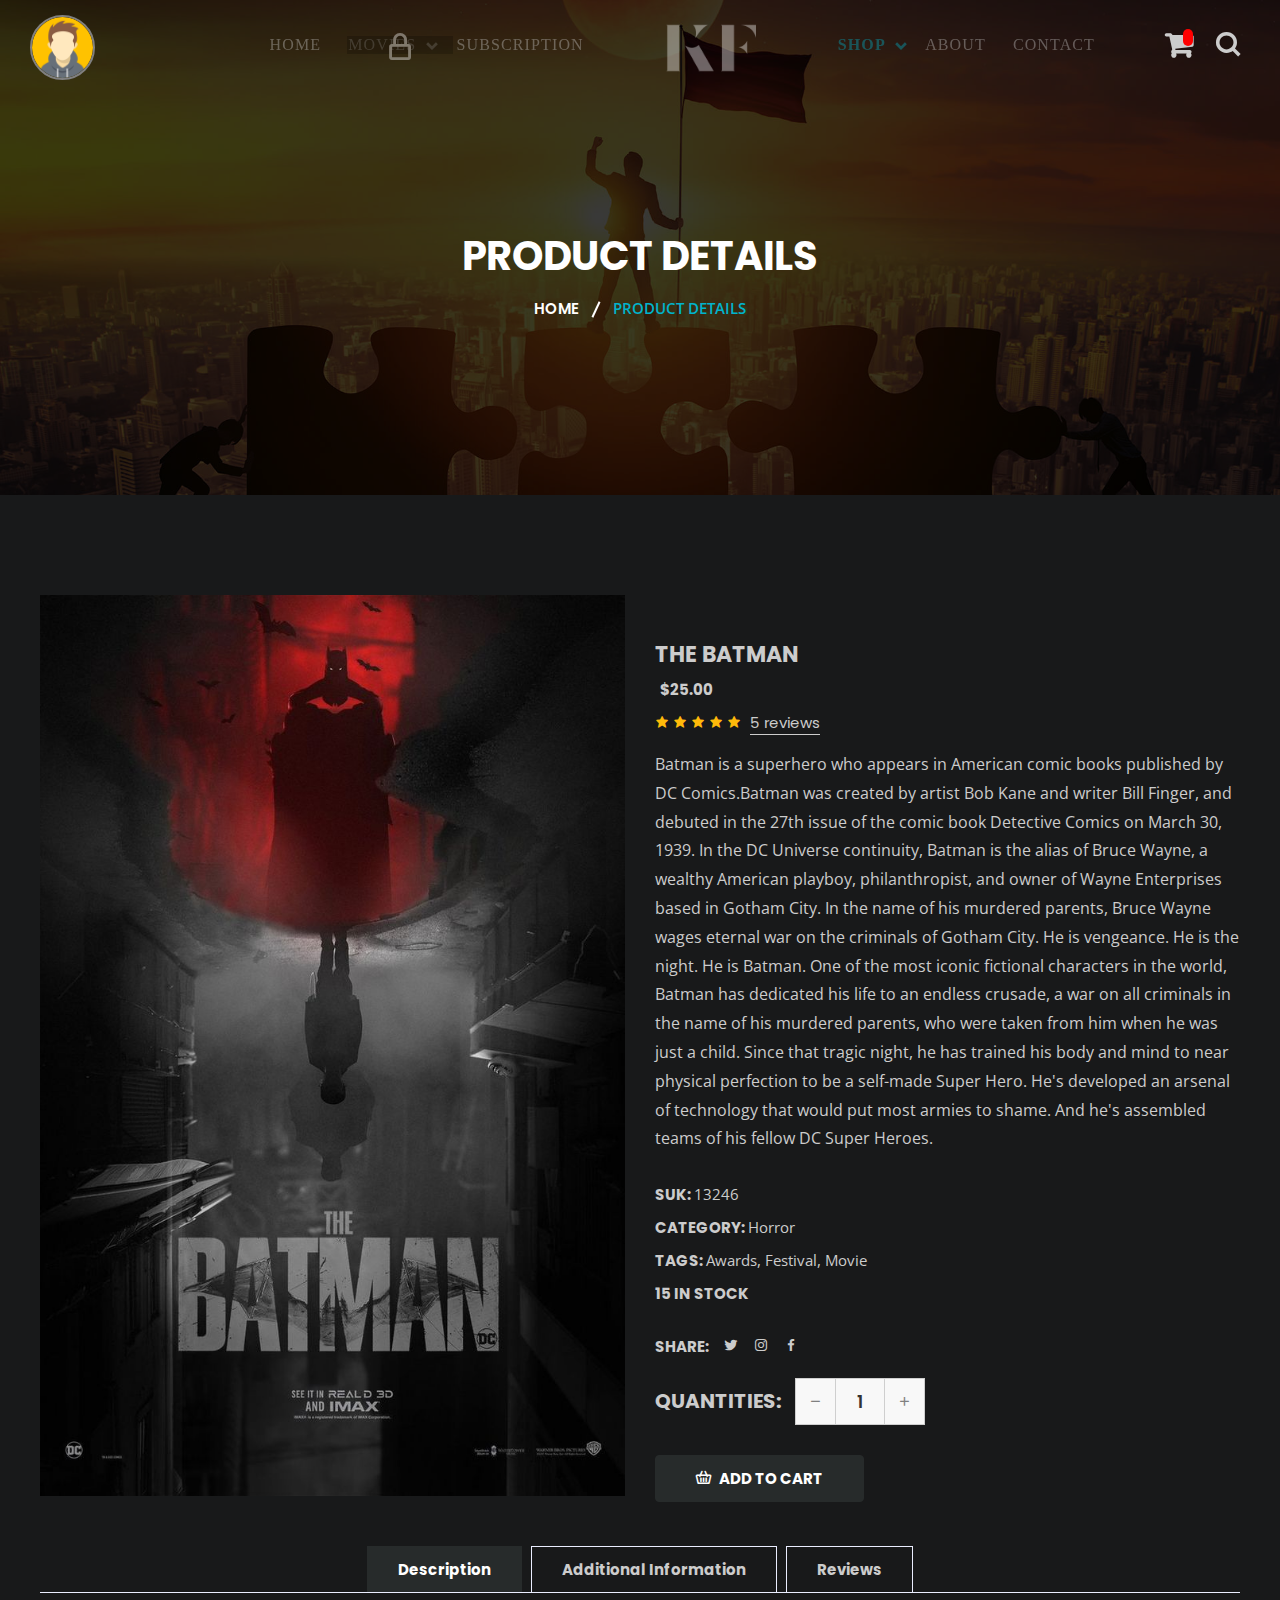
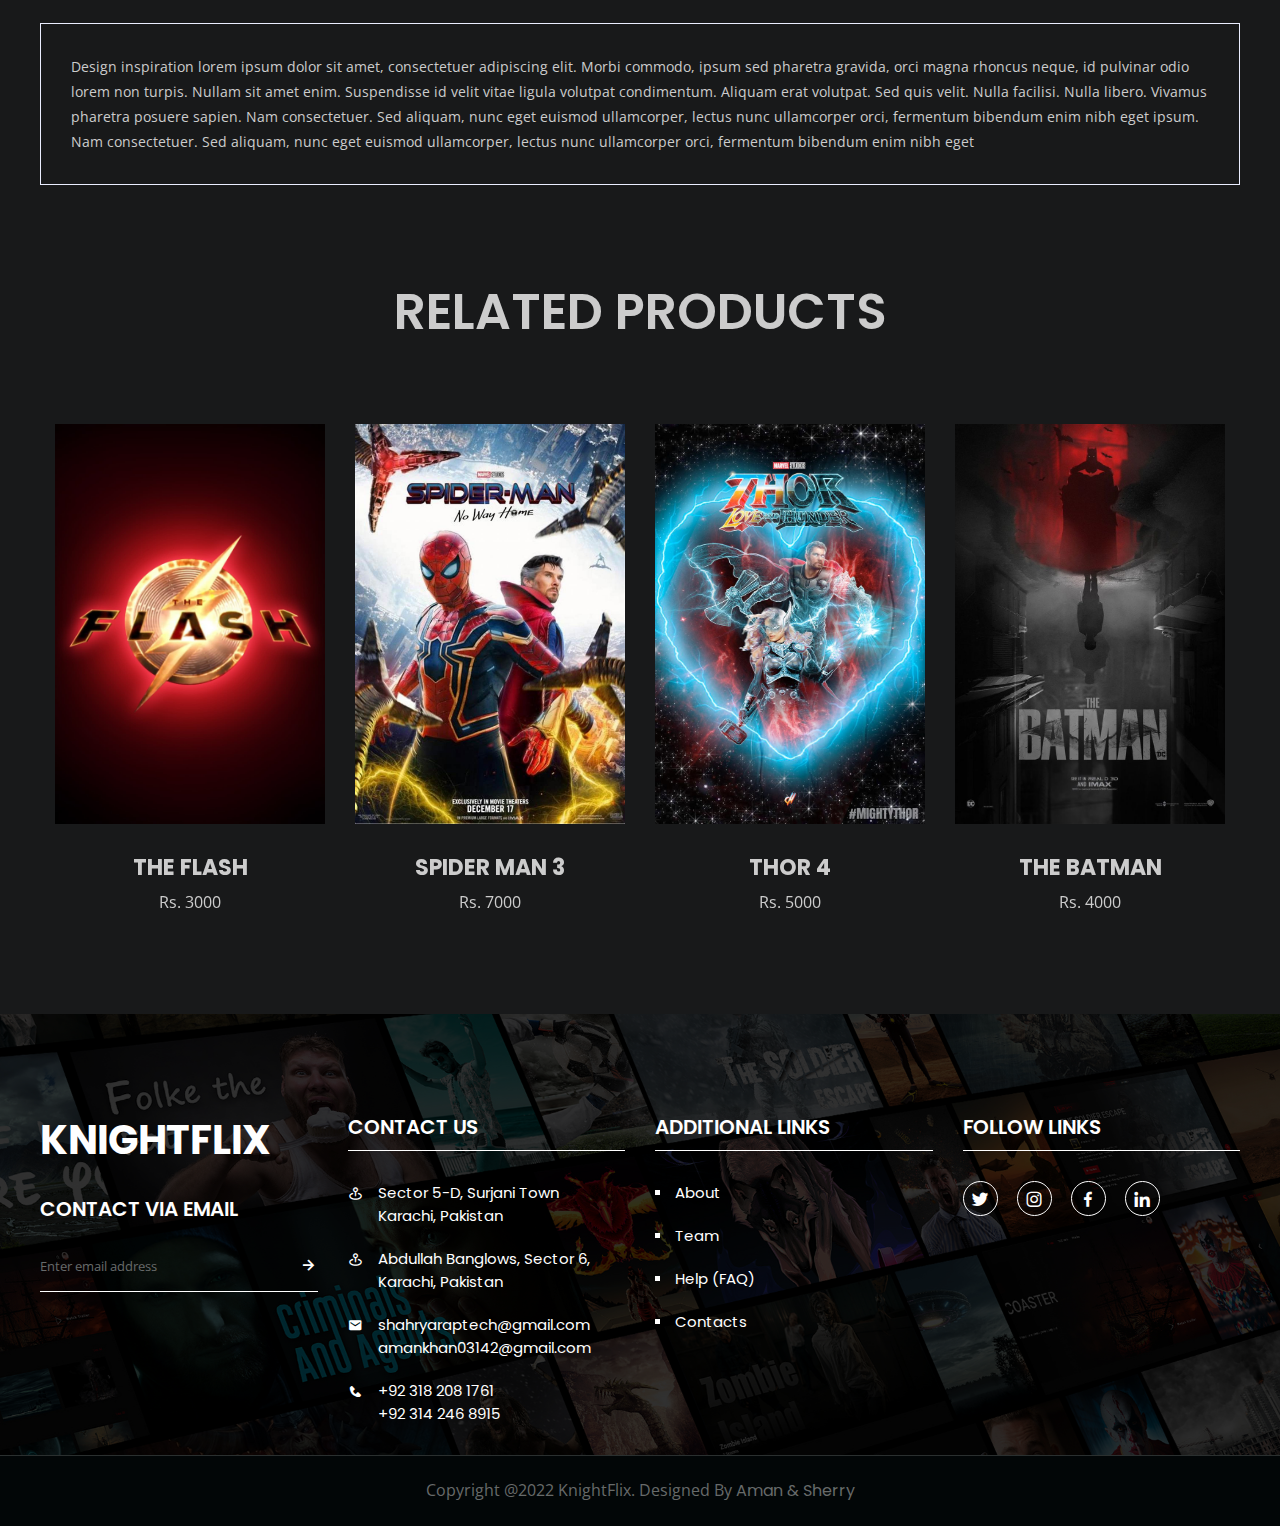
<file: KnightFlix/productDetail.html>
<!doctype html>
<html lang="zxx">


<head>
    <!-- Required meta tags -->
    <meta charset="utf-8">
    <meta name="viewport" content="width=device-width, initial-scale=1, shrink-to-fit=no">
    <link rel="shortcut icon" type="image/png" href="movieImg/kf-logo.png">

    <!-- Bootstrap CSS -->
    <link rel="stylesheet" href="cartAssets/css/bootstrap.min.css">
    <link rel="stylesheet" href="css/Search.css">
    <!-- Owl Theme Default CSS -->
    <link rel="stylesheet" href="cartAssets/css/owl.theme.default.min.css">
    <!-- Owl Carousel CSS -->
    <link rel="stylesheet" href="cartAssets/css/owl.carousel.min.css">
    <link rel="stylesheet" href="cartAssets/css/boxicons.min.css">
    <!-- Flaticon CSS -->
    <link rel="stylesheet" href="cartAssets/css/flaticon.css">
    <!-- Style CSS -->
    <link rel="stylesheet" href="cartAssets/css/style.css">
    <!-- Responsive CSS -->
    <link rel="stylesheet" href="css/home.css">
    <link rel="stylesheet" href="css\Cart.css">
    <link rel="stylesheet" href="https://cdnjs.cloudflare.com/ajax/libs/font-awesome/4.7.0/css/font-awesome.min.css">
    <!-- Responsive CSS -->
    <link rel="stylesheet" href="css/responsive.css">
    <!-- Title -->
    <title>KnightFlix - Movies Watching & Ticket Booking</title>

</head>

<body>
    <!-- Start Preloader Area -->
    <div class="loader-wrapper">
        <div class="loader"></div>
        <div class="loader-section section-left"></div>
        <div class="loader-section section-right"></div>
    </div>
    <!-- End Preloader Area -->
 <!-- Navigation Bar Start -->
 <nav class="navbar navbar-fixed-top navbar-bg-switch">

    <div class="container">
        <!-- Start Navbar Area -->
        <div class="navbar-area">
            <!-- Menu For Mobile Device -->
            <div class="mobile-nav">
            </div>
            <!-- Menu For Desktop Device -->
            <div class="main-navigation fadeIn-element main-nav">
                <div class=" collapse navbar-collapse mean-menu">
                    <ul class="nav navbar-nav navbar-right ">
                        <li class="nav-item">
                            <a href="Home-page.html" class="nav-link page-scroll link-underline-menu  ">
                                Home
                            </a>
                        </li>
                        <li class="nav-item">
                            <div class="navlink-lock" id="buySubscription" ><i class='bx bx-lock-alt'></i>  

                           </div>
                                                       

                            <a href="#" class="nav-link page-scroll link-underline-menu ">Movies
                                <i class="bx bx-chevron-down"></i>
                            </a>
                            <ul class="dropdown-menu" id="lockDropDown" style="display: none;">
                                <li class="nav-item">
                                    <a href="movies-page.html" class="nav-link">Movies</a>
                                </li>

                                <li class="nav-item">
                                    <a href="Trailers.html" class="nav-link">Trailers</a>
                                </li>
                                <li class="nav-item">
                                    <a href="genre.html" class="nav-link">genre</a>
                                </li>
                            </ul>
                        </li>

                        <li class="nav-item">
                            <a href="subcription.html" class="nav-link page-scroll link-underline-menu ">Subscription</a>
                        </li>

                        <li class="nav-item" id="title">
                            <a href="Home-page.html">
                                <h1 class="title"><img 
                                        src="movieImg/kf-logo-letter-initial-logo-designs-template-free-vector-removebg.png"
                                        class="img1"></h1>
                                <h1 class="title-light"><img src="movieImg/kf-logo.png" class="img1"></h1>
                            </a>
                        </li>



                        <li class="nav-item">
                            <a href="#" class="nav-link page-scroll link-underline-menu active">
                                Shop
                                <i class="bx bx-chevron-down"></i>
                            </a>
                            <ul class="dropdown-menu">
                                <li class="nav-item">
                                    <a href="shop-page.html" class="nav-link">Shop</a>
                                </li>
                                <li class="nav-item">
                                    <a href="cart-page.html" class="nav-link">Cart</a>
                                </li>
                                <li class="nav-item">
                                    <a href="checkout.html" class="nav-link ">Checkout</a>
                                </li>
                                <li class="nav-item">
                                    <a href="productDetail.html" class="nav-link active">Product Details</a>
                                </li>
                                <li class="nav-item">
                                    <a href="wishlist.html" class="nav-link">Wishlist</a>
                                </li>
                            </ul>
                        </li>

                        <li class="nav-item">
                            <a href="about.html" class="nav-link page-scroll link-underline-menu">
                                about
                            </a>


                        </li>
                        <li class="nav-item">
                            <a href="Contact-page.html" class="nav-link page-scroll link-underline-menu">
                                contact
                            </a>
                        </li>
                    </ul>
                </div>
            </div>
        </div>
    </div>
    <div class="wrapper">
    </div>
    <div class="close-btn">
        <i class='bx bxs-x-square'></i>
    </div>
    <div class="cart-btn">
        <a href="cart-page.html">
            <i class="fa">&#xf07a;</i>
            <span class='badge badge-warning' id='lblCartCount'> 0 </span>
        </a>
    </div>
    <div class="search-btn">
        <i class='bx bx-search icon'></i>
    </div>


    <div class="wrap">
        <div class="search">
            <input type="text" class="searchTerm" placeholder="What are you looking for?" onkeyup="search()"
                id="search-Bar">
            <button type="submit" class="search-Button">
                <i class='bx bx-search icon'></i>
            </button>
        </div>
        <div class="container-movie row-movie " id="product-list">

        </div>
    </div>
    <img src="movieImg/kf-logo-letter-initial-logo-designs-template-free-vector-removebg.png" id="mobile-img"></h1>
    <img src="movieImg/kf-logo.png" id="mobile-img-light"></h1>


</nav>
<!-- Navigation Bar End -->

 <!-- SideBar Html Start -->
 <nav class="sidebar close" id="nav1">
    <i class='bx bx-x siderbarClose' id="toggle1"></i>
    <header>
        <div class="image-text">
            <div class="image">
                <img src="img/avatar-370-456322-512.webp" id="photo" class="toggle1">
                <input type="file" id="file">
                <label for="file" id="uploadBtn">Choose Photo</label>
            </div>
        </div>
    </header>
    <div class="text logo-text" >
        <div id="SignUpText">
        <span class="name" id="getName">sss</span>
        <span class="profession" id="getEmail">ss</span>
    </div>
    </div>
    <div class="menu-bar">
        <div class="menu">

            <ul class="menu-links">
                <li class="nav-link">
                    <a href="Home-page.html">
                        <i class='bx bx-home-alt icon'></i>
                        <span class="text nav-text">Home</span>
                    </a>
                </li>

                <li class="nav-link">
                    <a href="shop-page.html">
                        <i class='bx bx-shopping-bag icon'></i> <span class="text nav-text">Shop</span>
                    </a>
                </li>
                <li class="nav-link">
                    <a href="cart-page.html">
                        <i class='bx bx-cart icon'></i>
                        <span class="text nav-text">Cart</span></a>
                </li>
                <li class="">
                    <a href="index.html" id="SubscriptionLogOut">
                        <i class='bx bx-log-out icon'></i>
                        <span class="text nav-text">Logout</span>
                    </a>
                </li>

                <li class="mode">
                    <div class="sun-moon">
                        <i class='bx bx-moon icon moon'></i>
                        <i class='bx bx-sun icon sun'></i>
                    </div>
                    <span class="mode-text text">Dark mode</span>

                    <div class="toggle-switch">
                        <span class="switch"></span>
                    </div>
                </li>

                <li class="mode2" id="SubsSideBar" style="display: none;">
                    <i class='bx bx-crown icon'></i>
                    <div class="demo">
                        <span class="text nav-text">Subscription End</span>
                        <span class="text nav-text" id="SubsConter"></span>
                    </div>
                </li>
            </ul>
        </div>
    </div>
</nav>
<!-- SideBar Html End -->
    <!-- Start Page Title Area -->
    <div class="page-title-area bg-12">
        <div class="container">
            <div class="page-title-content">
                <h2>Product Details</h2>
                <ul>
                    <li>
                        <a href="Home-page.html">
                            Home
                        </a>
                    </li>

                    <li class="active">Product Details</li>
                </ul>
            </div>
        </div>
    </div>
    <!-- End Page Title Area -->

    <!-- Start Product Details Area -->
    <section class="product-details-area ptb-100">
        <div class="container">
            <div class="row align-items-center">
                <div class="col-lg-6 col-md-12">
                    <div class="product-details-image">
                        <img src="movieImg/ticket4.jpg" alt="Image">
                    </div>
                </div>

                <div class="col-lg-6 col-md-12" style="margin-top: 33px">
                    <div class="product-details-desc">
                        <h3>The Batman </h3>

                        <div class="price">
                            <span class="new-price">$25.00</span>
                        </div>

                        <div class="product-review">
                            <div class="rating">
                                <i class='bx bxs-star'></i>
                                <i class='bx bxs-star'></i>
                                <i class='bx bxs-star'></i>
                                <i class='bx bxs-star'></i>
                                <i class='bx bxs-star'></i>
                            </div>
                            <a href="#" class="rating-count">5 reviews</a>
                        </div>

                        <p>Batman is a superhero who appears in American comic books published by DC Comics.Batman was
                            created by artist Bob Kane and writer Bill Finger, and debuted in the 27th issue of the
                            comic book Detective Comics on March 30, 1939. In the DC Universe continuity, Batman is the
                            alias of Bruce Wayne, a wealthy American playboy, philanthropist, and owner of Wayne
                            Enterprises based in Gotham City. In the name of his murdered parents, Bruce Wayne wages
                            eternal war on the criminals of Gotham City. He is vengeance. He is the night. He is Batman.

                            One of the most iconic fictional characters in the world, Batman has dedicated his life to
                            an endless crusade, a war on all criminals in the name of his murdered parents, who were
                            taken from him when he was just a child. Since that tragic night, he has trained his body
                            and mind to near physical perfection to be a self-made Super Hero. He's developed an arsenal
                            of technology that would put most armies to shame. And he's assembled teams of his fellow DC
                            Super Heroes.

                        </p>

                        <ul class="product-summery">
                            <li>SUK: <span> 13246</span></li>
                            <li>Category: <span> Horror</span></li>
                            <li>Tags: <span> Awards, Festival, Movie</span></li>
                            <li>15 in stock</li>
                        </ul>

                        <ul class="social-wrap">
                            <li>
                                <span>Share:</span>
                            </li>
                            <li>
                                <a href="#" target="_blank">
                                    <i class="bx bxl-twitter"></i>
                                </a>
                            </li>
                            <li>
                                <a href="#" target="_blank">
                                    <i class="bx bxl-instagram"></i>
                                </a>
                            </li>
                            <li>
                                <a href="#" target="_blank">
                                    <i class="bx bxl-facebook"></i>
                                </a>
                            </li>
                        </ul>

                        <div class="product-add-to-cart">
                            <h3>Quantities:</h3>
                            <div class="input-counter">
                                <span class="minus-btn">
                                    <i class='bx bx-minus'></i>
                                </span>
                                <input type="text" value="1">
                                <span class="plus-btn">
                                    <i class='bx bx-plus'></i>
                                </span>
                            </div>
                        </div>

                        <button type="submit" class="default-btn two">
                            <i class="flaticon-shopping-cart"></i>
                            Add to Cart
                        </button>
                    </div>
                </div>

                <div class="col-lg-12 col-md-12">
                    <div class="tab products-details-tab">
                        <div class="row">
                            <div class="col-lg-12 col-md-12">
                                <ul class="tabs">
                                    <li>
                                        <a href="#">
                                            Description
                                        </a>
                                    </li>
                                    <li>
                                        <a href="#">
                                            Additional information
                                        </a>
                                    </li>
                                    <li>
                                        <a href="#">
                                            Reviews
                                        </a>
                                    </li>
                                </ul>
                            </div>

                            <div class="col-lg-12 col-md-12">
                                <div class="tab_content">
                                    <div class="tabs_item">
                                        <div class="products-details-tab-content">
                                            <p>Design inspiration lorem ipsum dolor sit amet, consectetuer adipiscing
                                                elit. Morbi commodo, ipsum sed pharetra gravida, orci magna rhoncus
                                                neque, id pulvinar odio lorem non turpis. Nullam sit amet enim.
                                                Suspendisse
                                                id velit vitae ligula volutpat condimentum. Aliquam erat volutpat. Sed
                                                quis velit. Nulla facilisi. Nulla libero. Vivamus pharetra posuere
                                                sapien. Nam consectetuer. Sed aliquam, nunc eget euismod ullamcorper,
                                                lectus nunc ullamcorper orci, fermentum bibendum enim nibh eget ipsum.
                                                Nam consectetuer. Sed aliquam, nunc eget euismod ullamcorper, lectus
                                                nunc ullamcorper orci, fermentum bibendum enim nibh eget</p>
                                        </div>
                                    </div>

                                    <div class="tabs_item">
                                        <div class="products-details-tab-content">
                                            <ul class="additional-information">
                                                <li><span>Brand:</span> KnightFlix</li>
                                                <li><span>Language:</span> English</li>
                                                <li><span>Country:</span> Usa</li>
                                                <li><span>Views:</span>10Million+</li>
                                                <li><span>Genre</span>Action</li>
                                            </ul>
                                        </div>
                                    </div>

                                    <div class="tabs_item">
                                        <div class="products-details-tab-content">
                                            <div class="product-review-form">
                                                <h3>Customer Reviews</h3>

                                                <div class="review-title">
                                                    <div class="rating">
                                                        <i class='bx bxs-star'></i>
                                                        <i class='bx bxs-star'></i>
                                                        <i class='bx bxs-star'></i>
                                                        <i class='bx bxs-star'></i>
                                                        <i class='bx bxs-star'></i>
                                                    </div>
                                                    <p>Based on 2 reviews</p>
                                                </div>

                                                <div class="review-comments">
                                                    <div class="review-item">
                                                        <div class="rating">
                                                            <i class='bx bxs-star'></i>
                                                            <i class='bx bxs-star'></i>
                                                            <i class='bx bxs-star'></i>
                                                            <i class='bx bxs-star'></i>
                                                            <i class='bx bxs-star'></i>
                                                        </div>
                                                        <h3>Good</h3>
                                                        <span><strong>Admin</strong> on <strong>Sep 21,
                                                                2019</strong></span>
                                                        <p>Lorem ipsum dolor sit amet, consectetur adipiscing elit, sed
                                                            do eiusmod tempor incididunt ut labore et dolore magna
                                                            aliqua. Ut enim ad minim veniam, quis nostrud exercitation.
                                                        </p>

                                                        <a href="#" class="review-report-link">Reply</a>
                                                    </div>

                                                    <div class="review-item">
                                                        <div class="rating">
                                                            <i class='bx bxs-star'></i>
                                                            <i class='bx bxs-star'></i>
                                                            <i class='bx bxs-star'></i>
                                                            <i class='bx bxs-star'></i>
                                                            <i class='bx bxs-star'></i>
                                                        </div>
                                                        <h3>Good</h3>
                                                        <span><strong>Admin</strong> on <strong>Sep 21,
                                                                2019</strong></span>
                                                        <p>Lorem ipsum dolor sit amet, consectetur adipiscing elit, sed
                                                            do eiusmod tempor incididunt ut labore et dolore magna
                                                            aliqua. Ut enim ad minim veniam, quis nostrud exercitation.
                                                        </p>

                                                        <a href="#" class="review-report-link">Reply</a>
                                                    </div>
                                                </div>

                                                <div class="review-form">
                                                    <h3>Write a Review</h3>

                                                    <form>
                                                        <div class="row">
                                                            <div class="col-lg-6 col-md-6">
                                                                <div class="form-group">
                                                                    <label>Name</label>
                                                                    <input type="text" id="name" name="name"
                                                                        placeholder="Enter your name"
                                                                        class="form-control">
                                                                </div>
                                                            </div>

                                                            <div class="col-lg-6 col-md-6">
                                                                <div class="form-group">
                                                                    <label>Email</label>
                                                                    <input type="email" id="email" name="email"
                                                                        placeholder="Enter your email"
                                                                        class="form-control">
                                                                </div>
                                                            </div>

                                                            <div class="col-lg-12 col-md-12">
                                                                <div class="form-group">
                                                                    <label>Review Title</label>
                                                                    <input type="text" id="review-title"
                                                                        name="review-title"
                                                                        placeholder="Enter your review a title"
                                                                        class="form-control">
                                                                </div>
                                                            </div>

                                                            <div class="col-lg-12 col-md-12">
                                                                <div class="form-group">
                                                                    <label>Body of Review (2000)</label>
                                                                    <textarea name="review-body" id="review-body"
                                                                        cols="30" rows="8"
                                                                        placeholder="Write your comments here"
                                                                        class="form-control"></textarea>
                                                                </div>
                                                            </div>

                                                            <div class="col-lg-12 col-md-12">
                                                                <button type="submit" class="btn default-btn two">Submit
                                                                    Review</button>
                                                            </div>
                                                        </div>
                                                    </form>
                                                </div>
                                            </div>
                                        </div>
                                    </div>
                                </div>
                            </div>
                        </div>
                    </div>
                </div>
            </div>
        </div>
    </section>
    <!-- End Product Details Area -->

    <!-- Start Latest Trailer Area Two -->
    <section class="latest-trailer-two pb-70">
        <div class="container-contact">
            <div class="section-title">

                <h2>Related Products


                </h2>
            </div>

            <div class="latest-trailer-wrap-two owl-theme owl-carousel">
                <div class="single-shop">
                    <div class="shop-img">
                        <img src="movieImg/ticket5.jpg" alt="Image">


                        <a href="checkout.html" class="default-btn" style="margin-bottom: 60px">
                            <i class="fa fa-ticket"></i> BooK Ticket
                        </a>
                        <a class="default-btn" onclick="addCart1()">
                            <i class="flaticon-shopping-cart"></i> Add To Cart
                        </a>
                        <div class="fav" id="fav" onclick="addCart1()"><i class="bx bx-heart"></i></div>

                    </div>

                    <h3>
                        <a href="product-details.html">
                            The Flash
                        </a>
                    </h3>
                    <span>Rs. 3000</span>
                </div>

                <div class="single-shop">
                    <div class="shop-img">
                        <img src="movieImg/ticket2.jfif" alt="Image">

                        <a href="checkout.html" class="default-btn" style="margin-bottom: 60px">
                            <i class="fa fa-ticket"></i> BooK Ticket
                        </a>
                        <a class="default-btn" onclick="addCart2()">
                            <i class="flaticon-shopping-cart"></i> Add To Cart
                        </a>
                        <div class="fav" id="fav1" onclick="addCart2()"><i class="bx bx-heart"></i></div>

                    </div>

                    <h3>
                        <a href="product-details.html">
                            Spider Man 3
                        </a>
                    </h3>
                    <span>Rs. 7000</span>
                </div>

                <div class="single-shop">
                    <div class="shop-img">
                        <img src="movieImg/ticket3.jpg" alt="Image">

                        <a href="checkout.html" class="default-btn" style="margin-bottom: 60px">
                            <i class="fa fa-ticket"></i> BooK Ticket
                        </a>
                        <a class="default-btn" onclick="addCart3()">
                            <i class="flaticon-shopping-cart"></i> Add To Cart
                        </a>
                        <div class="fav" id="fav2" onclick="addCart3()"><i class="bx bx-heart"></i></div>

                    </div>

                    <h3>
                        <a href="product-details.html">
                            Thor 4
                        </a>
                    </h3>
                    <span>Rs. 5000</span>
                </div>

                <div class="single-shop">
                    <div class="shop-img">
                        <img src="movieImg/ticket4.jpg" alt="Image">


                        <a href="checkout.html" class="default-btn" style="margin-bottom: 60px">
                            <i class="fa fa-ticket"></i> BooK Ticket
                        </a>
                        <a class="default-btn" onclick="addCart4()">
                            <i class="flaticon-shopping-cart"></i> Add To Cart
                        </a>
                        <div class="fav" id="fav3" onclick="addCart4()"><i class="bx bx-heart"></i></div>

                    </div>

                    <h3>
                        <a href="product-details.html">
                            The Batman
                        </a>

                    </h3>
                    <span>Rs. 4000</span>
                </div>
            </div>
        </div>
    </section>
    <!-- End Latest Trailer Area Two -->
    <!-- Start Footer Area -->
    <footer class="footer-top-area pt-100 ">
        <div class="container">
            <div class="row">
                <div class="col-lg-3 col-md-6">
                    <div class="single-widget">
                        <div class="footer-title">
                            <h1 class="title">KNIGHTFLIX</h1>
                        </div>
                        <div class="newsletter-wrap">
                            <h3>Contact Via Email</h3>
                            <form class="newsletter-form" data-toggle="validator">
                                <input type="email" class="form-control" placeholder="Enter email address" name="EMAIL"
                                    required autocomplete="off">

                                <button class="send-btn" type="submit">
                                    <i class="bx bx-right-arrow-alt"></i>
                                </button>

                                <div id="validator-newsletter-2" class="form-result"></div>
                            </form>
                        </div>


                    </div>
                </div>

                <div class="col-lg-3 col-md-6">
                    <div class="single-widget">
                        <h3>Contact Us</h3>

                        <ul class="address">
                            <li>
                                <i class='bx bx-map-pin'></i>
                                <span>Sector 5-D, Surjani Town<br> Karachi, Pakistan</span>
                            </li>
                            <li>

                                <i class='bx bx-map-pin'></i>
                                <span>Abdullah Banglows, Sector 6,<br> Karachi, Pakistan</span>

                            </li>

                            <li>
                                <i class='bx bxs-envelope'></i>
                                <a href="mailto:shahryaraptech@gmail.com" target="_self">shahryaraptech@gmail.com</a>
                                <a href="mailto:shahryaraptech@gmail.com" target="_self">amankhan03142@gmail.com</a>


                            </li>

                            <li>
                                <i class='bx bxs-phone'></i>
                                <a href="tel:+92-318-208-1761">+92 318 208 1761</a>
                                <a href="tel:+92-314-246-8915">+92 314 246 8915</a>
                            </li>
                        </ul>
                    </div>
                </div>

                <div class="col-lg-3 col-md-6">
                    <div class="single-widget">
                        <h3>Additional Links</h3>

                        <ul class="additional-link">
                            <li>
                                <a href="#">About</a>
                            </li>
                            <li>
                                <a href="#">Team</a>
                            </li>
                            <li>
                                <a href="#">Help (FAQ)</a>
                            </li>
                            <li>
                                <a href="#">Contacts</a>
                            </li>
                        </ul>
                    </div>
                </div>

                <div class="col-lg-3 col-md-6">
                    <div class="single-widget">
                        <h3>Follow Links</h3>

                        <ul class="social-wrap">
                            <li>
                                <a href="https://twitter.com/i/flow/login" target="_blank">
                                    <i class="bx bxl-twitter"></i>
                                </a>
                            </li>

                            <li>
                                <a href="https://www.instagram.com/" target="_blank">
                                    <i class="bx bxl-instagram"></i>
                                </a>
                            </li>

                            <li>
                                <a href="https://web.facebook.com/?_rdc=1&_rdr" target="_blank">
                                    <i class="bx bxl-facebook"></i>
                                </a>
                            </li>

                            <li>
                                <a href="https://www.linkedin.com/login" target="_blank">
                                    <i class='bx bxl-linkedin'></i>
                                </a>
                            </li>
                        </ul>
                    </div>
                </div>
            </div>
        </div>
    </footer>
    <!-- End Footer Area -->

    <!-- Start Footer Bottom Area -->
    <footer class="footer-bottom-area">
        <div class="container">
            <div class="copyright-wrap">
                <p>Copyright @2022 KnightFlix. Designed By <a>Aman & Sherry</a></p>
            </div>
        </div>
    </footer>
    <!-- End Footer Bottom Area -->
    <!-- Start Go Top Area -->
    <div class="go-top">
        <i class='bx bx-chevrons-up'></i>
        <i class='bx bx-chevrons-up'></i>
    </div>
    <!-- End Go Top Area -->
  <!-- Subscription Alert Message Start-->
  <div class="alert " id="alertMessgae" >
    <h3>First you have to buy a subscription, then you can go to this page and if you like the subscription plan, click on the purchase button.</h3>
    <a href="subcription.html" class="default-btn" >
     Purchase
    </a>
    <a class="alertClose remove">       
             <i class="bx bx-x"></i>
    </a>
  
  </div>
<!-- Subscription Alert Message End-->
    <script src="js/demoData.js"></script>
    <script>
        var newProduct = "";

        for (var i in products) {


            newProduct += "<div class='movie_card ' >" +
                "<div class='info_section'>" +
                " <img class='locandina' src=" + products[i].picture + " /> " +
                "<div class='video-button'>" +
                "<a  class='video-btn' onclick='subCheckAndNavigate()'>" +
                "<i class='bx bx-play'></i>" +
                "</a>" +
                " </div>" +
                "<div class='movie_header'>" +
                "<h1>" + products[i].MName + "</h1>" +
                "<h4>Release Date " + products[i].ReleaseD + "</h4>" +
                "<span class='minutes'>" + products[i].RunTime + "min</span>" +
                "<p class='type'>" + products[i].Genre + "</p>" +
                "</div>" +
                "<div class='movie_desc'>" +
                "    <p class='desc-text'> " + products[i].ShortDesc + " " +
                " </p>" +
                "</div>" +
                "</div>" +
                "<div class='blur_back'><img src=" + products[i].picture + " ></div>" +

                "</div>" +
                "</div>";
        }
        document.getElementById("product-list").innerHTML += newProduct;
    </script>
    <script src="js/Search.js"></script>
    <!-- scripts start -->
    <script src="js/plugins.js">
    </script>
    <script src="js/intro.js"></script>
    </script>
    <script src="js/home.js"></script>
    <script src="assets/js/jquery-3.5.1.slim.min.js"></script>
    <!-- Bootstrap JS -->
    <script src="js/bootstrap.min.js"></script>
    <!-- Meanmenu JS -->
    <script src="js/jquery.meanmenu.js"></script>
    <!-- Wow JS -->
    <!-- Owl Carousel JS -->
    <script src="js/owl.carousel.js"></script>
    <!-- Carousel Thumbs JS -->
    <script src="js/carousel-thumbs.js"></script>
    <!-- Owl Magnific JS -->
    <script src="assets/js/jquery.magnific-popup.min.js"></script>
    <!-- Nice Select JS -->
    <script src="assets/js/jquery.nice-select.min.js"></script>
    <script src="js/jquery-1.12.4.min.js"></script>
    <script src="js/jquery.counterup.min.js"></script>
    <script src="js/jquery.magnific-popup.min.js"></script>
    <script src="js/main.js"></script>
    <script src="js/jquery-3.5.1.min.js"></script>
    <script src="js/plugins1.js"></script>
    <script src="js/main2.js"></script>
    <script src="js/app.js"></script>
    <script src="js/FavIcon.js"></script>
    <!-- Jquery-3.5.1.Slim.Min.JS -->
    <script src="cartAssets/js/jquery-3.5.1.slim.min.js"></script>
    <!-- Popper JS -->
    <!-- Bootstrap JS -->
    <script src="cartAssets\js\bootstrap.min.js"></script>
    <!-- Meanmenu JS -->
    <script src="cartAssets/js/jquery.meanmenu.js"></script>
    <!-- Owl Carousel JS -->
    <script src="cartAssets/js/owl.carousel.js"></script>
    <!-- Carousel Thumbs JS -->
    <script src="cartAssets/js/carousel-thumbs.js"></script>
    <!-- Owl Magnific JS -->
    <!-- Nice Select JS -->
    <script src="cartAssets/js/jquery.nice-select.min.js"></script>
    <!-- Custom JS -->
    <script src="cartAssets/js/custom.js"></script>
    <script src="js/CartAddRem.js"></script>
    <script src="js/CartFuntionatliy.js"></script>
    <script src="js/localStorage.js"></script>
    <script src="js/subcription.js"></script>



    <!-- scripts end -->


</body>

<!-- Mirrored from templates.envytheme.com/vidnext/default/product-details.html by HTTrack Website Copier/3.x [XR&CO'2014], Wed, 06 Jul 2022 13:34:46 GMT -->

</html>
</file>
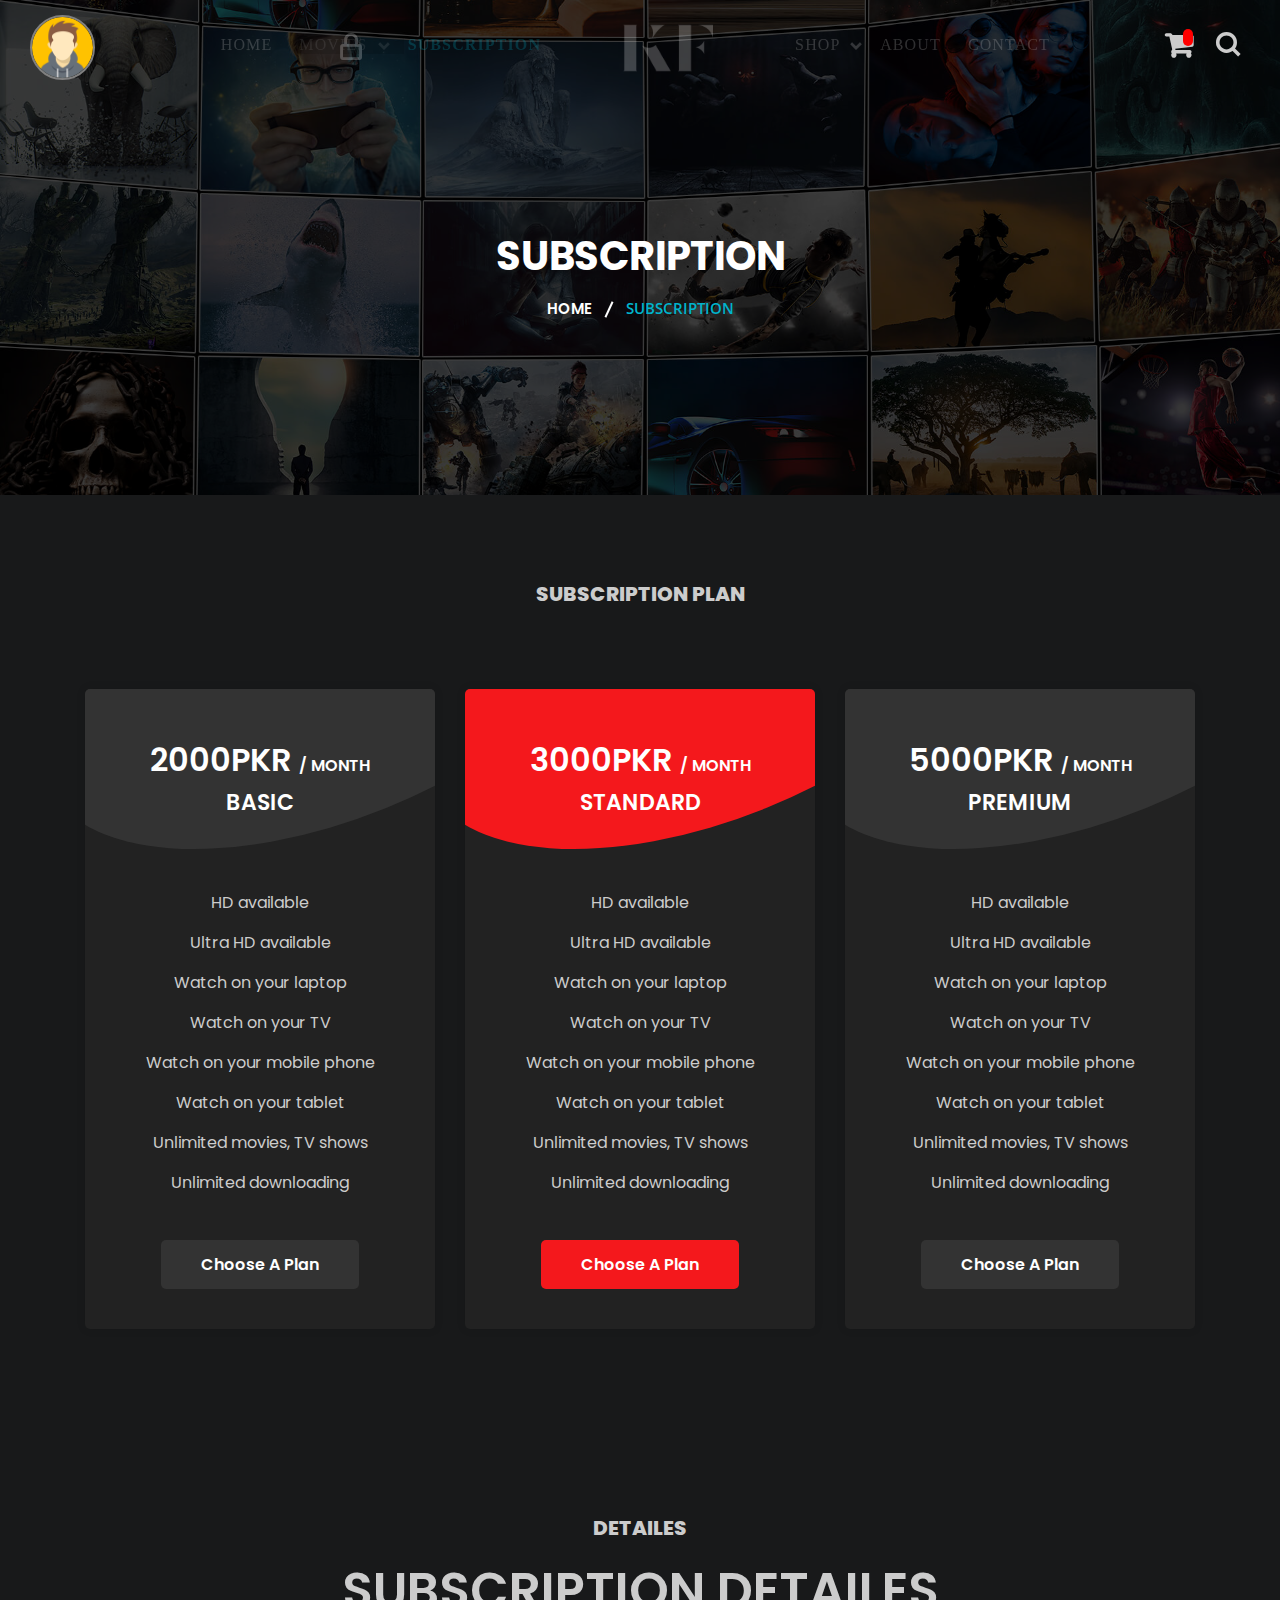
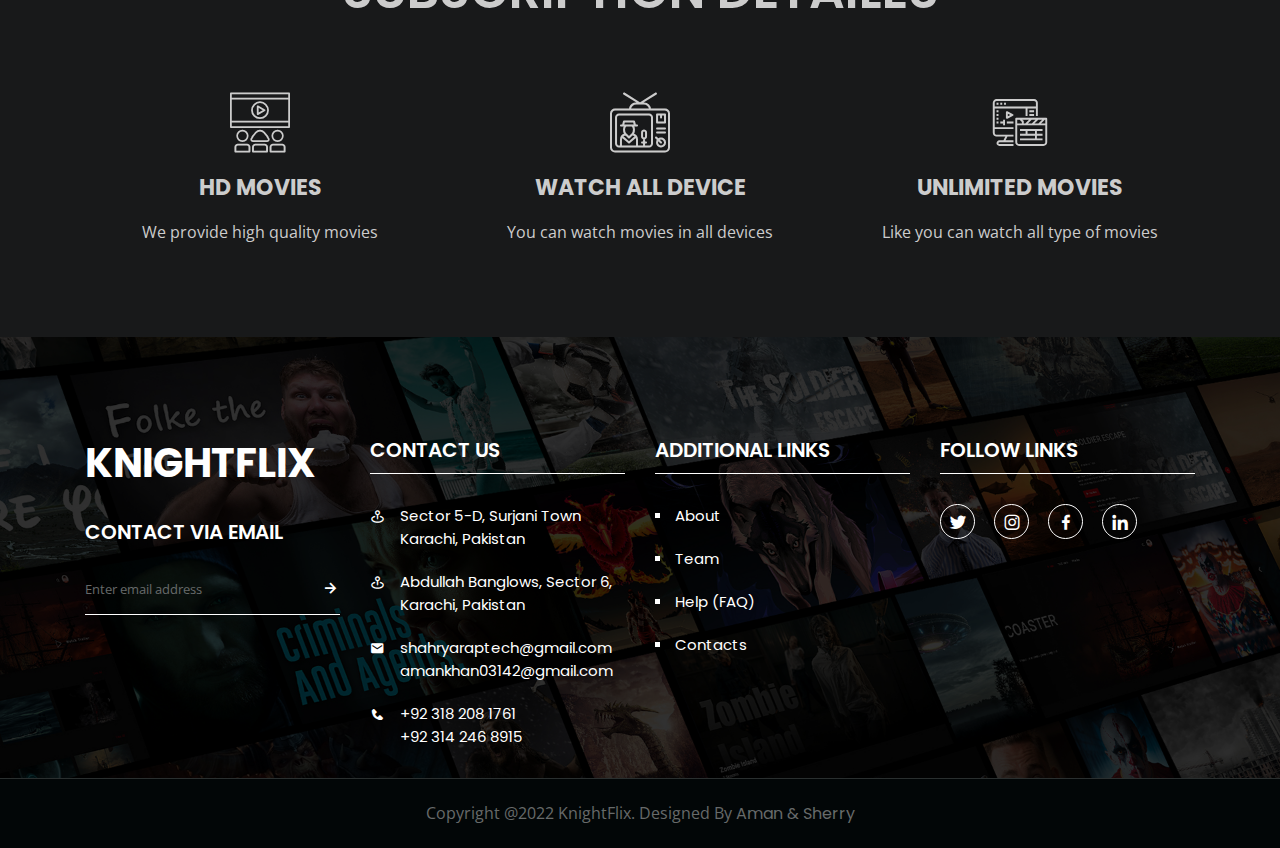
<file: KnightFlix/subcription.html>
<!doctype html>
<html lang="zxx">

<head>
    <!-- Required meta tags -->
    <meta charset="utf-8">
    <meta name="viewport" content="width=device-width, initial-scale=1, shrink-to-fit=no">
    <link rel="shortcut icon" type="image/png" href="movieImg/kf-logo.png">


    <link rel="stylesheet" href="css/material-design-iconic-font.min.css">
    <link rel="stylesheet" href="css/plugins.css">
    <!-- Style Home CSS -->
    <link rel="stylesheet" href="css/Search.css">
    <link rel="stylesheet" href="css/home.css">
    <link rel="stylesheet" href="css/fontawesome-all.min.css">
    <link rel="stylesheet" href="assets/css/style.css">
    <link rel="stylesheet" href="css/All.css">
    <link rel="stylesheet" href="css/flaticon.css">
    <link rel="stylesheet" href="css/magnific-popup.css">
    <link rel="stylesheet" href="css/nice-select.css">
    <!-- Owl Theme Default CSS -->
    <link rel="stylesheet" href="css/owl.theme.default.min.css">
    <!-- Owl Carousel CSS -->
    <link rel="stylesheet" href="css/owl.carousel.min.css">
    <!-- Animate CSS -->
    <link rel="stylesheet" href="css/animate.css">
    <!-- Boxicons CSS -->
    <link rel="stylesheet" href="css/boxicons.min.css">
    <!-- Responsive CSS -->
    <link rel="stylesheet" href="css/responsive.css">
    <link rel="stylesheet" href="cartAssets/css/bootstrap.min.css">
    <link rel="stylesheet" href="cartAssets/css/flaticon.css">
    <link rel="stylesheet" href="https://cdnjs.cloudflare.com/ajax/libs/font-awesome/4.7.0/css/font-awesome.min.css">
    <!-- Style CSS -->
    <link rel="stylesheet" href="cartAssets/css/style.css">
    <!-- ===== Boxicons CSS ===== -->
    <link href='https://unpkg.com/boxicons@2.1.1/css/boxicons.min.css' rel='stylesheet'>
    <link
        href="http://fonts.googleapis.com/css?family=Raleway:100,200,300,400,500,600,700,800,900%7CMontserrat:400,700%7COswald:300,400,700"
        rel="stylesheet" type="text/css">
    <!-- Title -->
    <title>KnightFlix - Movies Watching & Ticket Booking</title>
</head>

<body>
    <!-- Start Preloader Area -->
    <div class="loader-wrapper">
        <div class="loader"></div>
        <div class="loader-section section-left"></div>
        <div class="loader-section section-right"></div>
    </div>
    <!-- End Preloader Area -->
    <!-- Navigation Bar Start -->
    <nav class="navbar navbar-fixed-top navbar-bg-switch">

        <div class="container">
            <!-- Start Navbar Area -->
            <div class="navbar-area">
                <!-- Menu For Mobile Device -->
                <div class="mobile-nav">
                </div>
                <!-- Menu For Desktop Device -->
                <div class="main-navigation fadeIn-element main-nav">
                    <div class=" collapse navbar-collapse mean-menu">
                        <ul class="nav navbar-nav navbar-right ">
                            <li class="nav-item">
                                <a href="Home-page.html" class="nav-link page-scroll link-underline-menu  ">
                                    Home
                                </a>
                            </li>
                            <li class="nav-item">
                                <div class="navlink-lock" id="buySubscription"><i class='bx bx-lock-alt'></i>

                                </div>


                                <a href="#" class="nav-link page-scroll link-underline-menu ">Movies
                                    <i class="bx bx-chevron-down"></i>
                                </a>
                                <ul class="dropdown-menu" id="lockDropDown" style="display: none;">
                                    <li class="nav-item">
                                        <a href="movies-page.html" class="nav-link">Movies</a>
                                    </li>

                                    <li class="nav-item">
                                        <a href="Trailers.html" class="nav-link">Trailers</a>
                                    </li>
                                    <li class="nav-item">
                                        <a href="genre.html" class="nav-link">genre</a>
                                    </li>
                                </ul>
                            </li>

                            <li class="nav-item">
                                <a href="subcription.html"
                                    class="nav-link page-scroll link-underline-menu active">Subscription</a>
                            </li>

                            <li class="nav-item" id="title">
                                <a href="Home-page.html">
                                    <h1 class="title"><img
                                            src="movieImg/kf-logo-letter-initial-logo-designs-template-free-vector-removebg.png"
                                            class="img1"></h1>
                                    <h1 class="title-light"><img src="movieImg/kf-logo.png" class="img1"></h1>
                                </a>
                            </li>



                            <li class="nav-item">
                                <a href="#" class="nav-link page-scroll link-underline-menu">
                                    Shop
                                    <i class="bx bx-chevron-down"></i>
                                </a>
                                <ul class="dropdown-menu">
                                    <li class="nav-item">
                                        <a href="shop-page.html" class="nav-link">Shop</a>
                                    </li>
                                    <li class="nav-item">
                                        <a href="cart-page.html" class="nav-link">Cart</a>
                                    </li>
                                    <li class="nav-item">
                                        <a href="checkout.html" class="nav-link">Checkout</a>
                                    </li>
                                    <li class="nav-item">
                                        <a href="productDetail.html" class="nav-link">Product Details</a>
                                    </li>
                                    <li class="nav-item">
                                        <a href="wishlist.html" class="nav-link">Wishlist</a>
                                    </li>
                                </ul>
                            </li>

                            <li class="nav-item">
                                <a href="about.html" class="nav-link page-scroll link-underline-menu">
                                    about
                                </a>


                            </li>
                            <li class="nav-item">
                                <a href="Contact-page.html" class="nav-link page-scroll link-underline-menu">
                                    contact
                                </a>
                            </li>
                        </ul>
                    </div>
                </div>
            </div>
        </div>
        <div class="wrapper">
        </div>
        <div class="close-btn">
            <i class='bx bxs-x-square'></i>
        </div>
        <div class="cart-btn">
            <a href="cart-page.html">
                <i class="fa">&#xf07a;</i>
                <span class='badge badge-warning' id='lblCartCount'> 0 </span>
            </a>
        </div>
        <div class="search-btn">
            <i class='bx bx-search icon'></i>
        </div>


        <div class="wrap">
            <div class="search">
                <input type="text" class="searchTerm" placeholder="What are you looking for?" onkeyup="search()"
                    id="search-Bar">
                <button type="submit" class="search-Button">
                    <i class='bx bx-search icon'></i>
                </button>
            </div>
            <div class="container-movie row-movie " id="product-list">

            </div>
        </div>
        <img src="movieImg/kf-logo-letter-initial-logo-designs-template-free-vector-removebg.png" id="mobile-img"></h1>
        <img src="movieImg/kf-logo.png" id="mobile-img-light"></h1>


    </nav>
    <!-- Navigation Bar End -->

 <!-- SideBar Html Start -->
 <nav class="sidebar close" id="nav1">
    <i class='bx bx-x siderbarClose' id="toggle1"></i>
    <header>
        <div class="image-text">
            <div class="image">
                <img src="img/avatar-370-456322-512.webp" id="photo" class="toggle1">
                <input type="file" id="file">
                <label for="file" id="uploadBtn">Choose Photo</label>
            </div>
        </div>
    </header>
    <div class="text logo-text" >
        <div id="SignUpText">
        <span class="name" id="getName">sss</span>
        <span class="profession" id="getEmail">ss</span>
    </div>
    </div>
    <div class="menu-bar">
        <div class="menu">

            <ul class="menu-links">
                <li class="nav-link">
                    <a href="Home-page.html">
                        <i class='bx bx-home-alt icon'></i>
                        <span class="text nav-text">Home</span>
                    </a>
                </li>

                <li class="nav-link">
                    <a href="shop-page.html">
                        <i class='bx bx-shopping-bag icon'></i> <span class="text nav-text">Shop</span>
                    </a>
                </li>
                <li class="nav-link">
                    <a href="cart-page.html">
                        <i class='bx bx-cart icon'></i>
                        <span class="text nav-text">Cart</span></a>
                </li>
                <li class="">
                    <a href="index.html" id="SubscriptionLogOut">
                        <i class='bx bx-log-out icon'></i>
                        <span class="text nav-text">Logout</span>
                    </a>
                </li>

                <li class="mode">
                    <div class="sun-moon">
                        <i class='bx bx-moon icon moon'></i>
                        <i class='bx bx-sun icon sun'></i>
                    </div>
                    <span class="mode-text text">Dark mode</span>

                    <div class="toggle-switch">
                        <span class="switch"></span>
                    </div>
                </li>

                <li class="mode2" id="SubsSideBar" style="display: none;">
                    <i class='bx bx-crown icon'></i>
                    <div class="demo">
                        <span class="text nav-text">Subscription End</span>
                        <span class="text nav-text" id="SubsConter"></span>
                    </div>
                </li>
            </ul>
        </div>
    </div>
</nav>
<!-- SideBar Html End -->
    <!-- Start Page Title Area -->
    <div class="page-title-area bg-1">
        <div class="container">
            <div class="page-title-content">
                <h2>Subscription</h2>
                <ul>
                    <li>
                        <a href="Home-page.html">
                            Home
                        </a>
                    </li>

                    <li class="active">Subscription</li>
                </ul>
            </div>
        </div>
    </div>
    <!-- End Page Title Area -->

    <!-- Start Pricing Area -->
    <div class="pricing-wrap bg-black section-pt-90 section-pb-60">
        <div class="section-title">
            <span>Subscription Plan</span>

        </div>
        <div class="container">
            <div class="row row-cols-md-3 row-cols-1">
                <div class="col mb-30">
                    <div class="pricing-panel modify-pricing-panel text-center">
                        <div class="pricing-heading">
                            <h2>2000PKR <span>/ Month</span></h2>
                            <h3>Basic</h3>
                        </div>
                        <div class="pricing-body">
                            <ul>
                                <li>HD available </li>
                                <li>Ultra HD available </li>
                                <li>Watch on your laptop</li>
                                <li>Watch on your TV</li>
                                <li>Watch on your mobile phone</li>
                                <li>Watch on your tablet</li>
                                <li>Unlimited movies, TV shows</li>
                                <li>Unlimited downloading</li>
                            </ul>
                        </div>
                        <div class="pricing-footer">
                            <a class="plan-btn" onclick="subCheckoutSummeryShow()">Choose A Plan</a>
                        </div>
                    </div>
                </div>
                <div class="col mb-30">
                    <div class="pricing-panel modify-pricing-panel active text-center">
                        <div class="pricing-heading">
                            <h2>3000PKR <span>/ Month</span></h2>
                            <h3>Standard</h3>
                        </div>
                        <div class="pricing-body">
                            <ul>
                                <li>HD available </li>
                                <li>Ultra HD available </li>
                                <li>Watch on your laptop</li>
                                <li>Watch on your TV</li>
                                <li>Watch on your mobile phone</li>
                                <li>Watch on your tablet</li>
                                <li>Unlimited movies, TV shows</li>
                                <li>Unlimited downloading</li>
                            </ul>
                        </div>
                        <div class="pricing-footer">
                            <a class="plan-btn" onclick="subCheckoutSummeryShow()">Choose A Plan</a>
                        </div>
                    </div>
                </div>
                <div class="col mb-30">
                    <div class="pricing-panel modify-pricing-panel text-center">
                        <div class="pricing-heading">
                            <h2>5000PKR <span>/ Month</span></h2>
                            <h3>Premium</h3>
                        </div>
                        <div class="pricing-body">
                            <ul>
                                <li>HD available </li>
                                <li>Ultra HD available </li>
                                <li>Watch on your laptop</li>
                                <li>Watch on your TV</li>
                                <li>Watch on your mobile phone</li>
                                <li>Watch on your tablet</li>
                                <li>Unlimited movies, TV shows</li>
                                <li>Unlimited downloading</li>
                            </ul>
                        </div>
                        <div class="pricing-footer">
                            <a class="plan-btn" onclick="subCheckoutSummeryShow()">Choose A Plan</a>
                        </div>
                    </div>
                </div>
            </div>
        </div>
    </div>
    <!-- Start Pricing Area -->



    <!-- End About Area Two -->
    <section class="our-production-area bg-color pt-100 pb-70">
        <div class="container">
            <div class="section-title">
                <span>Detailes </span>
                <h2>Subscription Detailes</h2>
            </div>

            <div class="row">




                <div class="col-lg-4 col-sm-6">
                    <div class="what-we-do-item">
                        <i class="flaticon-cinema"></i>
                        <h3>Hd Movies</h3>
                        <p>We provide high quality movies </p>
                    </div>
                </div>

                <div class="col-lg-4 col-sm-6">
                    <div class="what-we-do-item">
                        <i class="flaticon-talk-show"></i>
                        <h3>Watch All Device</h3>
                        <p>You can watch movies in all devices </p>
                    </div>
                </div>

                <div class="col-lg-4 col-sm-6">
                    <div class="what-we-do-item">
                        <i class="flaticon-film-editing"></i>
                        <h3>Unlimited Movies</h3>
                        <p>Like you can watch all type of movies</p>
                    </div>
                </div>
            </div>
        </div>
    </section>
    <!-- End What We Do Area -->


    <!-- Start Footer Area -->
    <footer class="footer-top-area pt-100 ">
        <div class="container">
            <div class="row">
                <div class="col-lg-3 col-md-6">
                    <div class="single-widget">
                        <div class="footer-title">
                            <h1 class="title">KNIGHTFLIX</h1>
                        </div>
                        <div class="newsletter-wrap">
                            <h3>Contact Via Email</h3>
                            <form class="newsletter-form" data-toggle="validator">
                                <input type="email" class="form-control" placeholder="Enter email address" name="EMAIL"
                                    required autocomplete="off">

                                <button class="send-btn" type="submit">
                                    <i class="bx bx-right-arrow-alt"></i>
                                </button>

                                <div id="validator-newsletter-2" class="form-result"></div>
                            </form>
                        </div>


                    </div>
                </div>

                <div class="col-lg-3 col-md-6">
                    <div class="single-widget">
                        <h3>Contact Us</h3>

                        <ul class="address">
                            <li>
                                <i class='bx bx-map-pin'></i>
                                <span>Sector 5-D, Surjani Town<br> Karachi, Pakistan</span>
                            </li>
                            <li>

                                <i class='bx bx-map-pin'></i>
                                <span>Abdullah Banglows, Sector 6,<br> Karachi, Pakistan</span>

                            </li>

                            <li>
                                <i class='bx bxs-envelope'></i>
                                <a href="mailto:shahryaraptech@gmail.com" target="_self">shahryaraptech@gmail.com</a>
                                <a href="mailto:shahryaraptech@gmail.com" target="_self">amankhan03142@gmail.com</a>


                            </li>

                            <li>
                                <i class='bx bxs-phone'></i>
                                <a href="tel:+92-318-208-1761">+92 318 208 1761</a>
                                <a href="tel:+92-314-246-8915">+92 314 246 8915</a>
                            </li>
                        </ul>
                    </div>
                </div>

                <div class="col-lg-3 col-md-6">
                    <div class="single-widget">
                        <h3>Additional Links</h3>

                        <ul class="additional-link">
                            <li>
                                <a href="#">About</a>
                            </li>
                            <li>
                                <a href="#">Team</a>
                            </li>
                            <li>
                                <a href="#">Help (FAQ)</a>
                            </li>
                            <li>
                                <a href="#">Contacts</a>
                            </li>
                        </ul>
                    </div>
                </div>

                <div class="col-lg-3 col-md-6">
                    <div class="single-widget">
                        <h3>Follow Links</h3>

                        <ul class="social-wrap">
                            <li>
                                <a href="https://twitter.com/i/flow/login" target="_blank">
                                    <i class="bx bxl-twitter"></i>
                                </a>
                            </li>

                            <li>
                                <a href="https://www.instagram.com/" target="_blank">
                                    <i class="bx bxl-instagram"></i>
                                </a>
                            </li>

                            <li>
                                <a href="https://web.facebook.com/?_rdc=1&_rdr" target="_blank">
                                    <i class="bx bxl-facebook"></i>
                                </a>
                            </li>

                            <li>
                                <a href="https://www.linkedin.com/login" target="_blank">
                                    <i class='bx bxl-linkedin'></i>
                                </a>
                            </li>
                        </ul>
                    </div>
                </div>
            </div>
        </div>
    </footer>
    <!-- End Footer Area -->


    <!-- Start Footer Bottom Area -->
    <footer class="footer-bottom-area">
        <div class="container">
            <div class="copyright-wrap">
                <p>Copyright @2022 KnightFlix. Designed By <a>Aman & Sherry</a></p>
            </div>
        </div>
    </footer>
    <!-- End Footer Bottom Area -->
    <!-- Start Go Top Area -->
    <div class="go-top">
        <i class='bx bx-chevrons-up'></i>
        <i class='bx bx-chevrons-up'></i>
    </div>
    <!-- End Go Top Area -->
    <!-- Subscription Alert Message Start-->
    <div class="alert " id="alertMessgae">
        <h3>First you have to buy a subscription, then you can go to this page and if you like the subscription plan,
            click on the purchase button.</h3>
        <a href="subcription.html" class="default-btn">
            Purchase
        </a>
        <a class="alertClose remove">
            <i class="bx bx-x"></i>
        </a>

    </div>
    <!-- Subscription Alert Message End-->
    <!--  Alert Message2 Start-->
    <div class="alert " id="alertMessgae3">
        <h3 id="alertInnerText"></h3>
        <a href="index.html" class="default-btn">
            Login/SignUp
        </a>
        <a class="alertClose remove">
            <i class="bx bx-x"></i>
        </a>

    </div>
    <!-- Alert Message2 End-->

    <script src="js/demoData.js"></script>
    <script>
        var newProduct = "";

        for (var i in products) {


            newProduct += "<div class='movie_card ' >" +
                "<div class='info_section'>" +
                " <img class='locandina' src=" + products[i].picture + " /> " +
                "<div class='video-button'>" +
                "<a  class='video-btn' onclick='subCheckAndNavigate()'>" +
                "<i class='bx bx-play'></i>" +
                "</a>" +
                " </div>" +
                "<div class='movie_header'>" +
                "<h1>" + products[i].MName + "</h1>" +
                "<h4>Release Date " + products[i].ReleaseD + "</h4>" +
                "<span class='minutes'>" + products[i].RunTime + "min</span>" +
                "<p class='type'>" + products[i].Genre + "</p>" +
                "</div>" +
                "<div class='movie_desc'>" +
                "    <p class='desc-text'> " + products[i].ShortDesc + " " +
                " </p>" +
                "</div>" +
                "</div>" +
                "<div class='blur_back'><img src=" + products[i].picture + " ></div>" +

                "</div>" +
                "</div>";
        }
        document.getElementById("product-list").innerHTML += newProduct;
    </script>
    <script src="js/Search.js"></script>

    <!-- scripts start -->
    <script src="js/plugins.js">
    </script>
    <script src="js/intro.js"></script>
    </script>
    <script src="js/home.js"></script>
    <script src="assets/js/jquery-3.5.1.slim.min.js"></script>
    <!-- Bootstrap JS -->
    <script src="js/bootstrap.min.js"></script>
    <!-- Meanmenu JS -->
    <script src="js/jquery.meanmenu.js"></script>
    <!-- Wow JS -->
    <!-- Owl Carousel JS -->
    <script src="js/owl.carousel.js"></script>
    <!-- Carousel Thumbs JS -->
    <script src="js/carousel-thumbs.js"></script>
    <!-- Owl Magnific JS -->
    <script src="assets/js/jquery.magnific-popup.min.js"></script>
    <!-- Nice Select JS -->
    <script src="assets/js/jquery.nice-select.min.js"></script>
    <script src="js/jquery-1.12.4.min.js"></script>
    <script src="js/jquery.counterup.min.js"></script>
    <script src="js/jquery.magnific-popup.min.js"></script>
    <script src="js/main.js"></script>
    <script src="js/jquery-3.5.1.min.js"></script>
    <script src="js/plugins1.js"></script>
    <script src="js/main2.js"></script>
    <script src="js/app.js"></script>
    <script src="js/FavIcon.js"></script>
    <!-- Jquery-3.5.1.Slim.Min.JS -->
    <script src="cartAssets/js/jquery-3.5.1.slim.min.js"></script>
    <!-- Popper JS -->
    <!-- Bootstrap JS -->
    <script src="cartAssets\js\bootstrap.min.js"></script>
    <!-- Meanmenu JS -->
    <script src="cartAssets/js/jquery.meanmenu.js"></script>
    <!-- Owl Carousel JS -->
    <script src="cartAssets/js/owl.carousel.js"></script>
    <!-- Carousel Thumbs JS -->
    <script src="cartAssets/js/carousel-thumbs.js"></script>
    <!-- Owl Magnific JS -->
    <!-- Nice Select JS -->
    <script src="cartAssets/js/jquery.nice-select.min.js"></script>
    <!-- Custom JS -->
    <script src="cartAssets/js/custom.js"></script>
    <script src="js/CartAddRem.js"></script>
    <script src="js/localStorage.js"></script>
    <script src="js/subcription.js"></script>


    <!-- scripts end -->
</body>


</html>
</file>
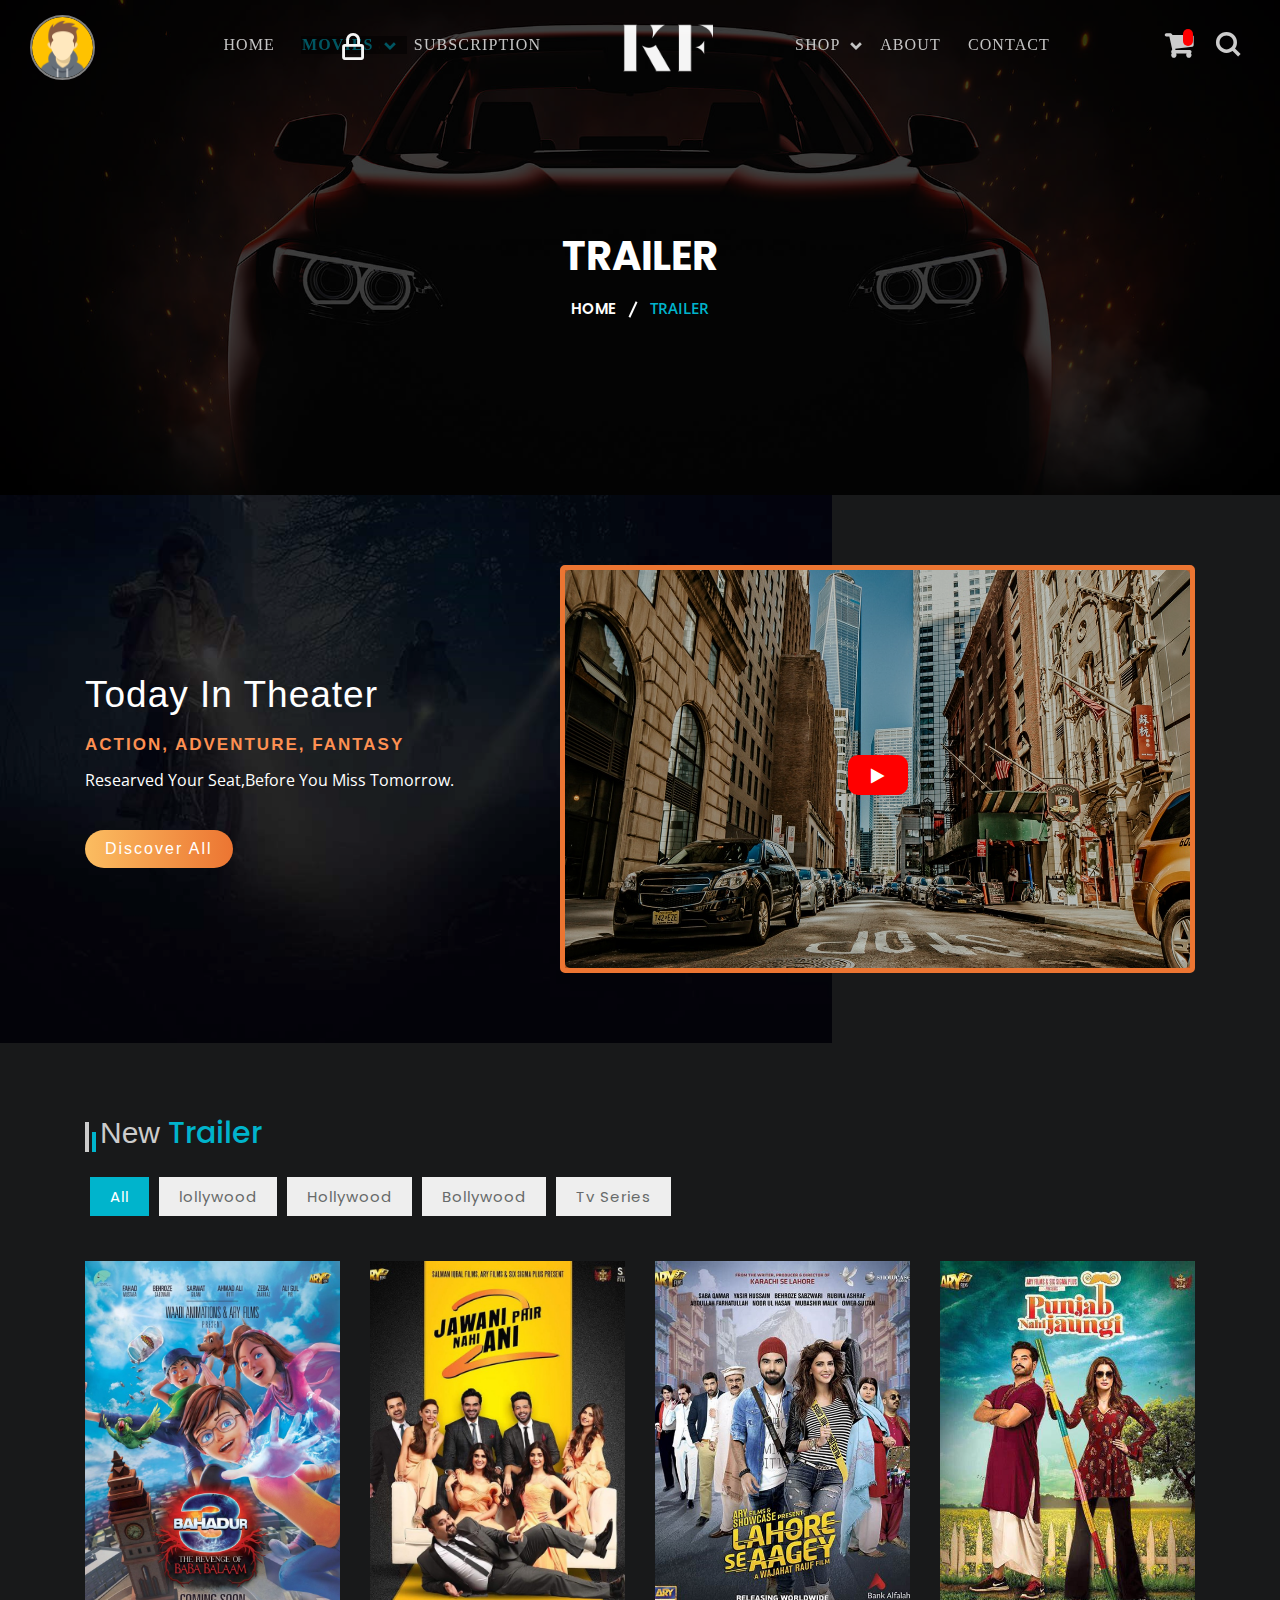
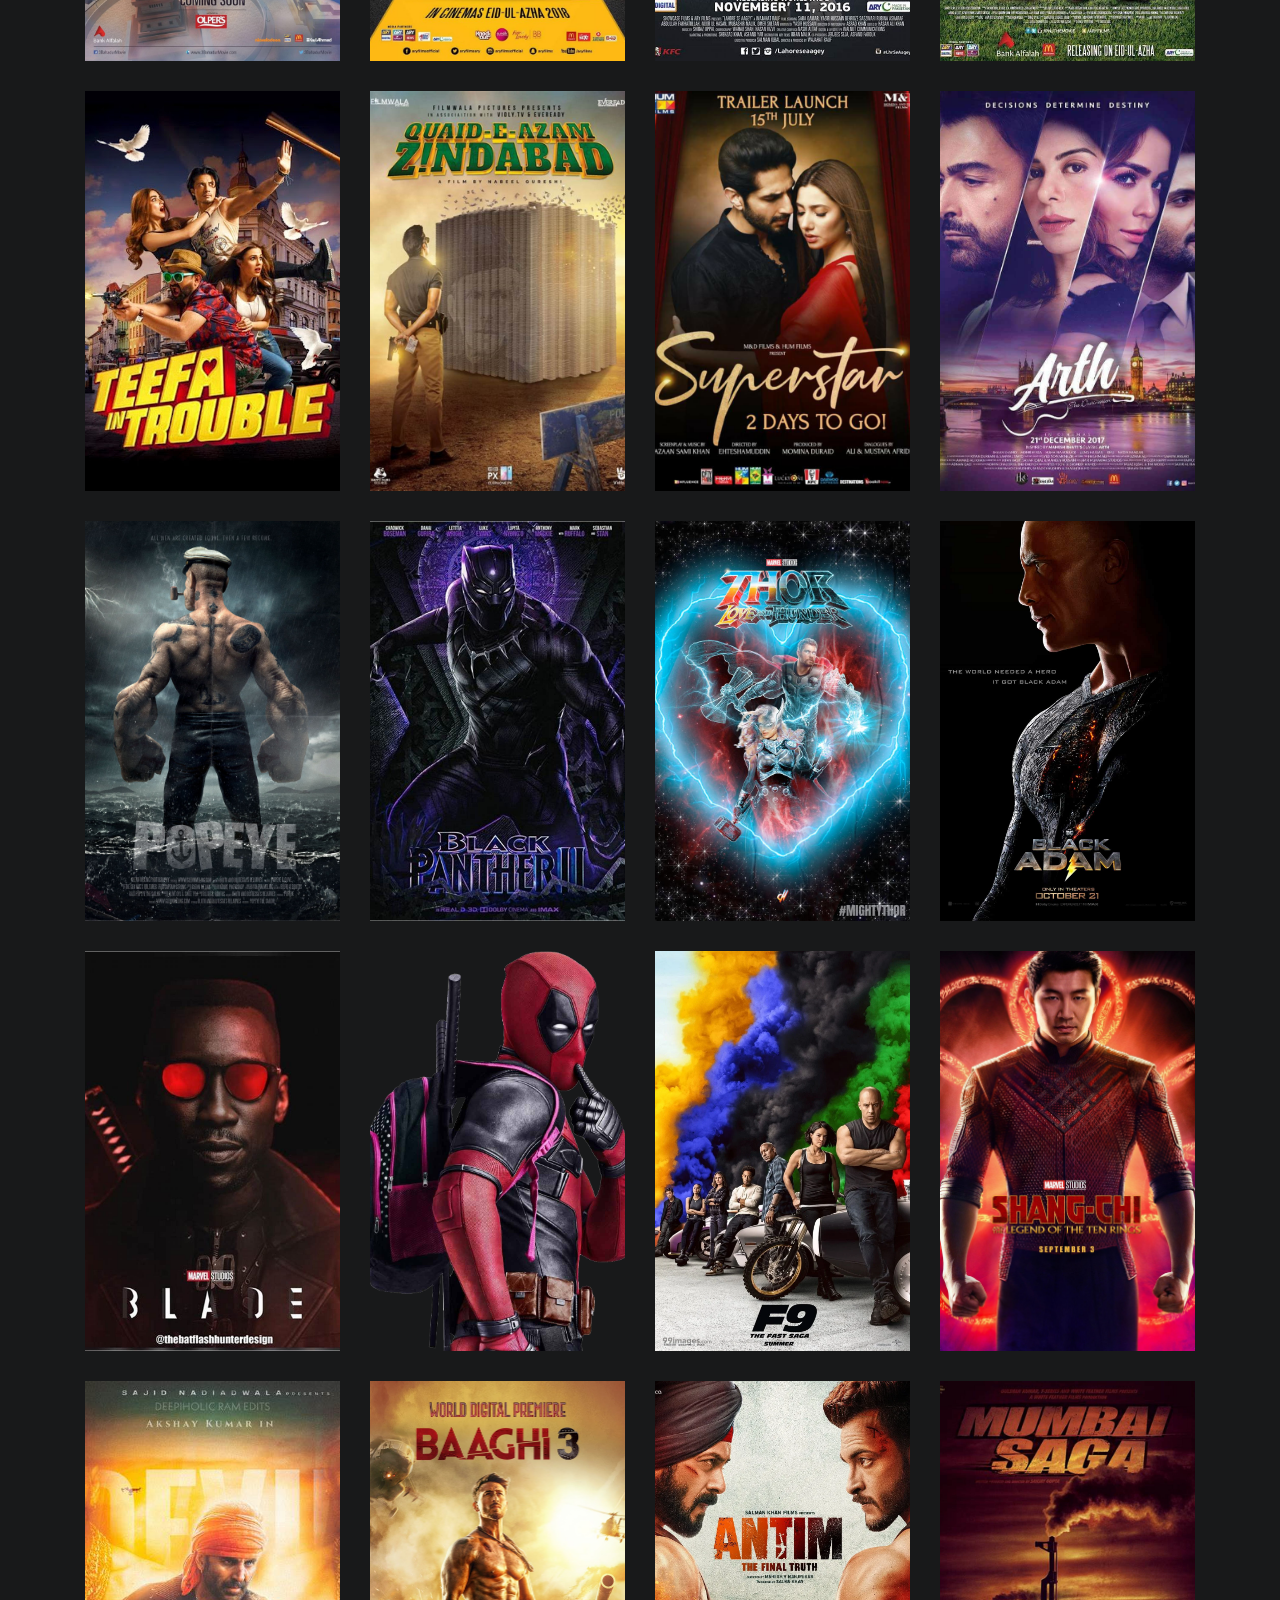
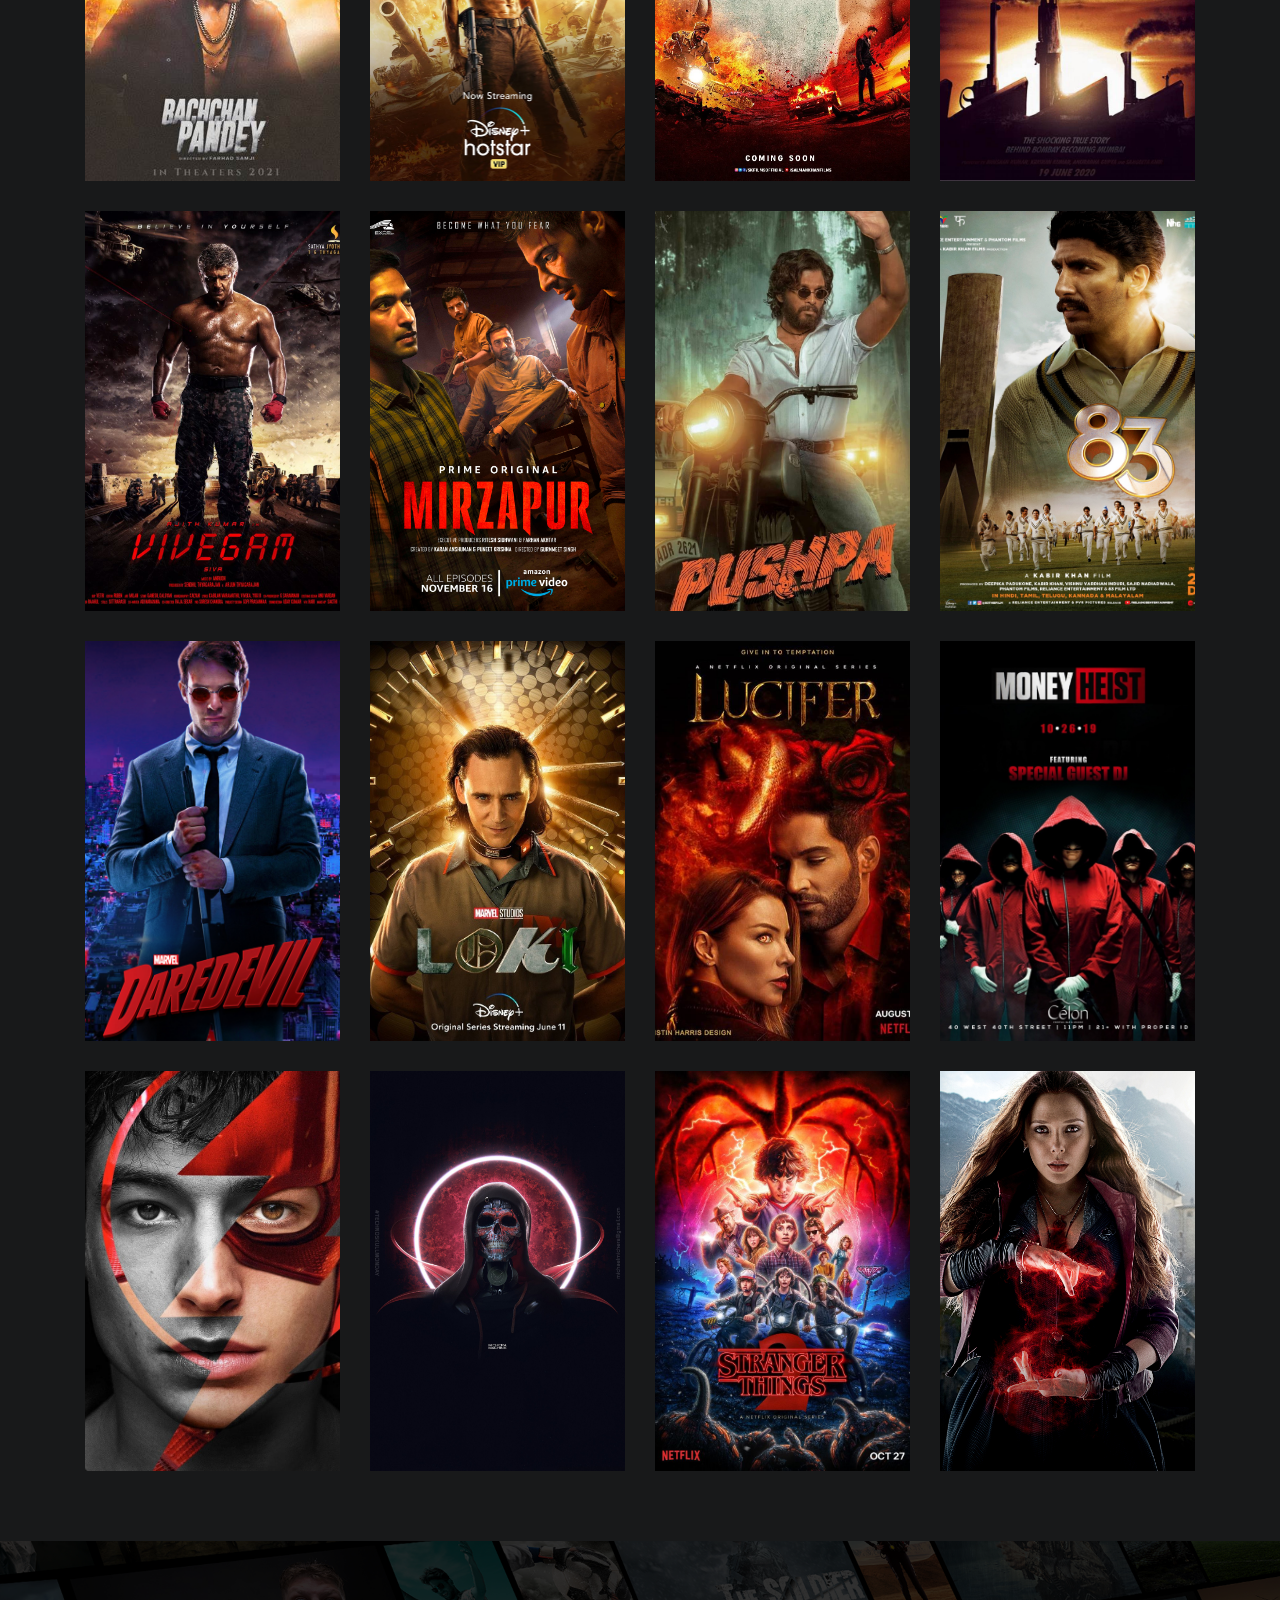
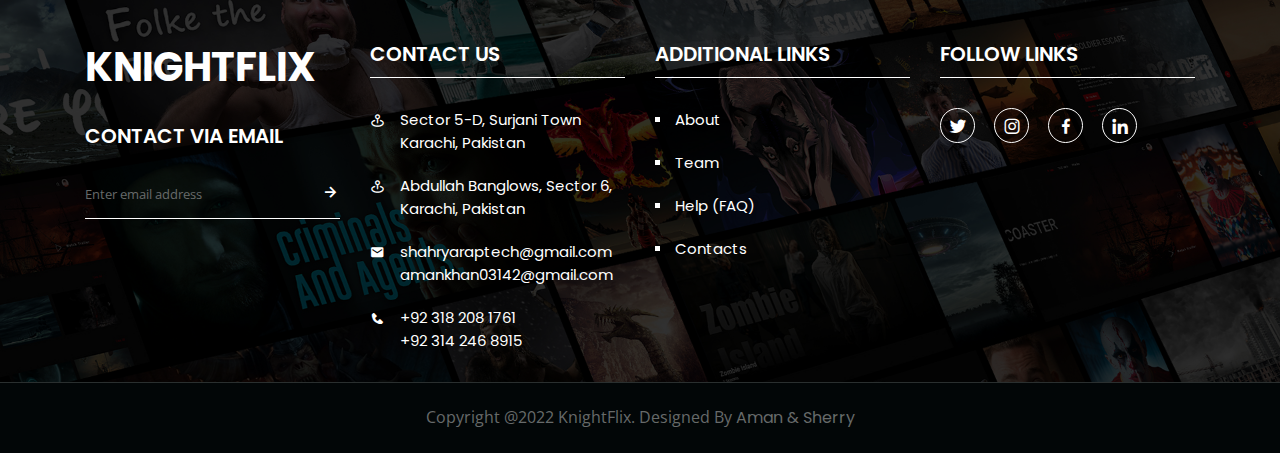
<file: KnightFlix/Trailers.html>
<!doctype html>
<html lang="zxx">


<head>
   <!-- Required meta tags -->
   <meta charset="utf-8">
   <meta name="viewport" content="width=device-width, initial-scale=1, shrink-to-fit=no">
   <link rel="shortcut icon" type="image/png" href="movieImg/kf-logo.png">


   <link rel="stylesheet" href="css/home.css">
   <link rel="stylesheet" href="css/Search.css">
   <!-- Responsive CSS -->
   <link rel="stylesheet" href="css/responsive.css">
   <link rel="stylesheet" href="css\Cart.css">
   <link rel="stylesheet" href="css\cartResponsive.css">
   <link rel="stylesheet" href="cartAssets/css/bootstrap.min.css">
   <!-- Owl Theme Default CSS -->
   <link rel="stylesheet" href="cartAssets/css/owl.theme.default.min.css">
   <!-- Owl Carousel CSS -->
   <link rel="stylesheet" href="cartAssets/css/owl.carousel.min.css">
   <link rel="stylesheet" href="cartAssets/css/boxicons.min.css">
   <!-- Flaticon CSS -->
   <link rel="stylesheet" href="cartAssets/css/flaticon.css">
   <!-- Style CSS -->
   <link rel="stylesheet" href="cartAssets/css/style.css">
   <link rel="stylesheet" href="css/trailer.css">

   <link rel="stylesheet" href="https://cdnjs.cloudflare.com/ajax/libs/font-awesome/4.7.0/css/font-awesome.min.css">
   <!-- ===== Boxicons CSS ===== -->
   <link href='https://unpkg.com/boxicons@2.1.1/css/boxicons.min.css' rel='stylesheet'>
   <link
      href="http://fonts.googleapis.com/css?family=Raleway:100,200,300,400,500,600,700,800,900%7CMontserrat:400,700%7COswald:300,400,700"
      rel="stylesheet" type="text/css">
   <title>KnightFlix - Movies Watching & Ticket Booking</title>
</head>

<body>
   <!-- Start Preloader Area -->
   <div class="loader-wrapper">
      <div class="loader"></div>
      <div class="loader-section section-left"></div>
      <div class="loader-section section-right"></div>
   </div>
   <!-- End Preloader Area -->
<!-- Navigation Bar Start -->
<nav class="navbar navbar-fixed-top navbar-bg-switch">

   <div class="container">
       <!-- Start Navbar Area -->
       <div class="navbar-area">
           <!-- Menu For Mobile Device -->
           <div class="mobile-nav">
           </div>
           <!-- Menu For Desktop Device -->
           <div class="main-navigation fadeIn-element main-nav">
               <div class=" collapse navbar-collapse mean-menu">
                   <ul class="nav navbar-nav navbar-right ">
                       <li class="nav-item">
                           <a href="Home-page.html" class="nav-link page-scroll link-underline-menu  ">
                               Home
                           </a>
                       </li>
                       <li class="nav-item">
                           <div class="navlink-lock" id="buySubscription" ><i class='bx bx-lock-alt'></i>  

                          </div>
                                                      

                           <a href="#" class="nav-link page-scroll link-underline-menu active">Movies
                               <i class="bx bx-chevron-down"></i>
                           </a>
                           <ul class="dropdown-menu" id="lockDropDown" style="display: none;">
                               <li class="nav-item">
                                   <a href="movies-page.html" class="nav-link ">Movies</a>
                               </li>

                               <li class="nav-item">
                                   <a href="Trailers.html" class="nav-link active">Trailers</a>
                               </li>
                               <li class="nav-item">
                                   <a href="genre.html" class="nav-link">genre</a>
                               </li>
                           </ul>
                       </li>

                       <li class="nav-item">
                           <a href="subcription.html" class="nav-link page-scroll link-underline-menu ">Subscription</a>
                       </li>

                       <li class="nav-item" id="title">
                           <a href="Home-page.html">
                               <h1 class="title"><img 
                                       src="movieImg/kf-logo-letter-initial-logo-designs-template-free-vector-removebg.png"
                                       class="img1"></h1>
                               <h1 class="title-light"><img src="movieImg/kf-logo.png" class="img1"></h1>
                           </a>
                       </li>



                       <li class="nav-item">
                           <a href="#" class="nav-link page-scroll link-underline-menu ">
                               Shop
                               <i class="bx bx-chevron-down"></i>
                           </a>
                           <ul class="dropdown-menu">
                               <li class="nav-item">
                                   <a href="shop-page.html" class="nav-link">Shop</a>
                               </li>
                               <li class="nav-item">
                                   <a href="cart-page.html" class="nav-link">Cart</a>
                               </li>
                               <li class="nav-item">
                                   <a href="checkout.html" class="nav-link ">Checkout</a>
                               </li>
                               <li class="nav-item">
                                   <a href="productDetail.html" class="nav-link">Product Details</a>
                               </li>
                               <li class="nav-item">
                                   <a href="wishlist.html" class="nav-link">Wishlist</a>
                               </li>
                           </ul>
                       </li>

                       <li class="nav-item">
                           <a href="about.html" class="nav-link page-scroll link-underline-menu">
                               about
                           </a>


                       </li>
                       <li class="nav-item">
                           <a href="Contact-page.html" class="nav-link page-scroll link-underline-menu">
                               contact
                           </a>
                       </li>
                   </ul>
               </div>
           </div>
       </div>
   </div>
   <div class="wrapper">
   </div>
   <div class="close-btn">
       <i class='bx bxs-x-square'></i>
   </div>
   <div class="cart-btn">
       <a href="cart-page.html">
           <i class="fa">&#xf07a;</i>
           <span class='badge badge-warning' id='lblCartCount'> 0 </span>
       </a>
   </div>
   <div class="search-btn">
       <i class='bx bx-search icon'></i>
   </div>


   <div class="wrap">
       <div class="search">
           <input type="text" class="searchTerm" placeholder="What are you looking for?" onkeyup="search()"
               id="search-Bar">
           <button type="submit" class="search-Button">
               <i class='bx bx-search icon'></i>
           </button>
       </div>
       <div class="container-movie row-movie " id="product-list">

       </div>
   </div>
   <img src="movieImg/kf-logo-letter-initial-logo-designs-template-free-vector-removebg.png" id="mobile-img"></h1>
   <img src="movieImg/kf-logo.png" id="mobile-img-light"></h1>


</nav>
<!-- Navigation Bar End -->

   <!-- SideBar Html Start -->
   <nav class="sidebar close" id="nav1">
       <i class='bx bx-x siderbarClose' id="toggle1"></i>
       <header>
           <div class="image-text">
               <div class="image">
                   <img src="img/avatar-370-456322-512.webp" id="photo" class="toggle1">
                   <input type="file" id="file">
                   <label for="file" id="uploadBtn">Choose Photo</label>
               </div>
           </div>
       </header>
       <div class="text logo-text" >
           <div id="SignUpText">
           <span class="name" id="getName">sss</span>
           <span class="profession" id="getEmail">ss</span>
       </div>
       </div>
       <div class="menu-bar">
           <div class="menu">

               <ul class="menu-links">
                   <li class="nav-link">
                       <a href="Home-page.html">
                           <i class='bx bx-home-alt icon'></i>
                           <span class="text nav-text">Home</span>
                       </a>
                   </li>

                   <li class="nav-link">
                       <a href="shop-page.html">
                           <i class='bx bx-shopping-bag icon'></i> <span class="text nav-text">Shop</span>
                       </a>
                   </li>
                   <li class="nav-link">
                       <a href="cart-page.html">
                           <i class='bx bx-cart icon'></i>
                           <span class="text nav-text">Cart</span></a>
                   </li>
                   <li class="">
                       <a href="index.html" id="SubscriptionLogOut">
                           <i class='bx bx-log-out icon'></i>
                           <span class="text nav-text">Logout</span>
                       </a>
                   </li>

                   <li class="mode">
                       <div class="sun-moon">
                           <i class='bx bx-moon icon moon'></i>
                           <i class='bx bx-sun icon sun'></i>
                       </div>
                       <span class="mode-text text">Dark mode</span>

                       <div class="toggle-switch">
                           <span class="switch"></span>
                       </div>
                   </li>

                   <li class="mode2" id="SubsSideBar" style="display: none;">
                       <i class='bx bx-crown icon'></i>
                       <div class="demo">
                           <span class="text nav-text">Subscription End</span>
                           <span class="text nav-text" id="SubsConter"></span>
                       </div>
                   </li>
               </ul>
           </div>
       </div>
   </nav>
   <!-- SideBar Html End -->
   <!-- Start Page Title Area -->
   <div class="page-title-area bg-6">
      <div class="container">
         <div class="page-title-content">
            <h2>Trailer</h2>
            <ul>
               <li>
                  <a href="Home-page.html">
                     Home
                  </a>
               </li>

               <li class="active">Trailer</li>
            </ul>
         </div>
      </div>
   </div>
   <!-- End Page Title Area -->


   <!-- Theater Area Start -->

   <section class="filmoja-theater-area section_70">
      <div class="container">
         <div class="row">
            <div class="col-md-5">
               <div class="theater-left">
                  <div class="theater-box">
                     <div class="theater-text">
                        <h3>today in theater</h3>
                        <h4>Action, Adventure, Fantasy</h4>
                        <p>researved your seat,before you miss tomorrow.</p>
                        <a href="#" class="filmoja-btn">discover all</a>
                     </div>
                  </div>
               </div>
            </div>
            <div class="col-md-7">
               <div class="theater-slider slider-for">
                  <div class="single-theater">
                     <img src="images/background/theater.jpg" alt="theater thumb" />
                     <a class="play-video" href="https://www.youtube.com/watch?v=1Q8fG0TtVAY">
                        <i class="fa fa-play"></i>
                     </a>
                  </div>
               </div>
            </div>
         </div>
      </div>
   </section>
   <!-- Theater Area End -->

   <!-- Tv Movies Area Start -->
   <section class="filmoja-tv-movies-area section_70">
      <div class="container">
         <div class="row">
            <div class="col-md-12">
               <div class="filmoja-heading">
                  <h2>New <span>Trailer</span></h2>
               </div>
            </div>
         </div>
         <div class="row">
            <div class="col-md-12">
               <div class="tv-panel-list">

                  <section1>
                     <ul>
                        <li class="list active" data-filter="All">All</li>
                        <li class="list" data-filter="lollywood">lollywood</li>
                        <li class="list" data-filter="Hollywood">Hollywood</li>
                        <li class="list" data-filter="Bollywood">Bollywood</li>
                        <li class="list" data-filter="TvSeries">Tv Series</li>
                     </ul>
                  </section1>

                  <div class="tab-content" id="pills-tabContent">
                     <div class="tab-pane fade show active" id="pills-popular" role="tabpanel"
                        aria-labelledby="pills-popular-tab">
                        <div class="tab-movies">
                           <div class="row">
                              <div class="col-lg-3 col-sm-6">
                                 <div class="itemBox lollywood">
                                    <div class="single-top-movie">
                                       <div class="top-movie-wrap">
                                          <div class="top-movie-img">
                                             <a href="#">
                                                <img src="movieImg/lollywood/bhadur.jpg" />
                                             </a>
                                          </div>
                                          <div class="thumb-hover">
                                             <a class="play-video" href="https://www.youtube.com/watch?v=1Q8fG0TtVAY"><i
                                                   class="fa fa-play"></i></a>
                                             <div class="thumb-date">
                                                <span>05:30</span>
                                             </div>
                                          </div>
                                       </div>

                                    </div>
                                 </div>
                              </div>

                              <div class="col-lg-3 col-sm-6">
                                 <div class="itemBox lollywood">
                                    <div class="single-top-movie">
                                       <div class="top-movie-wrap">
                                          <div class="top-movie-img">
                                             <a href="#">
                                                <img src="movieImg/lollywood/jawani.jfif" alt="top movies" />
                                             </a>
                                          </div>
                                          <div class="thumb-hover">
                                             <a class="play-video" href="https://www.youtube.com/watch?v=1Q8fG0TtVAY"><i
                                                   class="fa fa-play"></i></a>
                                             <div class="thumb-date">
                                                <span>05:30</span>
                                             </div>
                                          </div>
                                       </div>

                                    </div>
                                 </div>
                              </div>
                              <div class="col-lg-3 col-sm-6">
                                 <div class="itemBox lollywood">
                                    <div class="single-top-movie">
                                       <div class="top-movie-wrap">
                                          <div class="top-movie-img">
                                             <a href="#">
                                                <img src="movieImg/lollywood/lahore.jfif" alt="top movies" />
                                             </a>
                                          </div>
                                          <div class="thumb-hover">
                                             <a class="play-video" href="https://www.youtube.com/watch?v=1Q8fG0TtVAY"><i
                                                   class="fa fa-play"></i></a>
                                             <div class="thumb-date">
                                                <span>05:30</span>
                                             </div>
                                          </div>
                                       </div>

                                    </div>
                                 </div>
                              </div>
                              <div class="col-lg-3 col-sm-6">
                                 <div class="itemBox lollywood">
                                    <div class="single-top-movie">
                                       <div class="top-movie-wrap">
                                          <div class="top-movie-img">
                                             <a href="#">
                                                <img src="movieImg/lollywood/london.jfif" alt="top movies" />
                                             </a>
                                          </div>
                                          <div class="thumb-hover">
                                             <a class="play-video" href="https://www.youtube.com/watch?v=1Q8fG0TtVAY"><i
                                                   class="fa fa-play"></i></a>
                                             <div class="thumb-date">
                                                <span>05:30</span>
                                             </div>
                                          </div>
                                       </div>
                                    </div>
                                 </div>
                              </div>
                           </div>
                           <!-- End Row -->
                           <div class="row">
                              <div class="col-lg-3 col-sm-6">
                                 <div class="itemBox lollywood">
                                    <div class="single-top-movie">
                                       <div class="top-movie-wrap">
                                          <div class="top-movie-img">
                                             <a href="#">
                                                <img src="movieImg/lollywood/teefa.jpg" alt="top movies" />
                                             </a>
                                          </div>
                                          <div class="thumb-hover">
                                             <a class="play-video" href="https://www.youtube.com/watch?v=1Q8fG0TtVAY"><i
                                                   class="fa fa-play"></i></a>
                                             <div class="thumb-date">
                                                <span>05:30</span>
                                             </div>
                                          </div>
                                       </div>

                                    </div>
                                 </div>
                              </div>
                              <div class="col-lg-3 col-sm-6">
                                 <div class="itemBox lollywood">
                                    <div class="single-top-movie">
                                       <div class="top-movie-wrap">
                                          <div class="top-movie-img">
                                             <a href="#">
                                                <img src="movieImg/lollywood/quaid.jfif" alt="top movies" />
                                             </a>
                                          </div>
                                          <div class="thumb-hover">
                                             <a class="play-video" href="https://www.youtube.com/watch?v=1Q8fG0TtVAY"><i
                                                   class="fa fa-play"></i></a>
                                             <div class="thumb-date">
                                                <span>05:30</span>
                                             </div>
                                          </div>
                                       </div>

                                    </div>
                                 </div>
                              </div>
                              <div class="col-lg-3 col-sm-6">
                                 <div class="itemBox lollywood">
                                    <div class="single-top-movie">
                                       <div class="top-movie-wrap">
                                          <div class="top-movie-img">
                                             <a href="#">
                                                <img src="movieImg/lollywood/superstar.png" alt="top movies" />
                                             </a>
                                          </div>
                                          <div class="thumb-hover">
                                             <a class="play-video" href="https://www.youtube.com/watch?v=1Q8fG0TtVAY"><i
                                                   class="fa fa-play"></i></a>
                                             <div class="thumb-date">
                                                <span>05:30</span>
                                             </div>
                                          </div>
                                       </div>

                                    </div>
                                 </div>
                              </div>
                              <div class="col-lg-3 col-sm-6">
                                 <div class="itemBox lollywood">
                                    <div class="single-top-movie">
                                       <div class="top-movie-wrap">
                                          <div class="top-movie-img">
                                             <a href="#">
                                                <img src="movieImg/lollywood/arth.jpg" alt="top movies" />
                                             </a>
                                          </div>
                                          <div class="thumb-hover">
                                             <a class="play-video" href="https://www.youtube.com/watch?v=1Q8fG0TtVAY"><i
                                                   class="fa fa-play"></i></a>
                                             <div class="thumb-date">
                                                <span>05:30</span>
                                             </div>
                                          </div>
                                       </div>

                                    </div>
                                 </div>
                              </div>
                              <!-- End Row -->
                           </div>
                        </div>
                        <!-- Horror area start -->
                        <div class="tab-pane fade" id="pills-upcoming" role="tabpanel"
                           aria-labelledby="pills-upcoming-tab">
                           <div class="tab-movies">
                              <div class="row">
                                 <div class="col-lg-3 col-sm-6">
                                    <div class="itemBox Hollywood">
                                       <div class="single-top-movie">
                                          <div class="top-movie-wrap">
                                             <div class="top-movie-img">
                                                <a href="#">
                                                   <img src="movieImg/popye.jfif" alt="top movies" />
                                                </a>
                                             </div>
                                             <div class="thumb-hover">
                                                <a class="play-video"
                                                   href="https://www.youtube.com/watch?v=1Q8fG0TtVAY"><i
                                                      class="fa fa-play"></i></a>
                                                <div class="thumb-date">
                                                   <span>05:30</span>
                                                </div>
                                             </div>
                                          </div>

                                       </div>
                                    </div>
                                 </div>
                                 <div class="col-lg-3 col-sm-6">
                                    <div class="itemBox Hollywood">
                                       <div class="single-top-movie">
                                          <div class="top-movie-wrap">
                                             <div class="top-movie-img">
                                                <a href="#">
                                                   <img src="movieImg/black.jfif" alt="top movies" />
                                                </a>
                                             </div>
                                             <div class="thumb-hover">
                                                <a class="play-video"
                                                   href="https://www.youtube.com/watch?v=1Q8fG0TtVAY"><i
                                                      class="fa fa-play"></i></a>
                                                <div class="thumb-date">
                                                   <span>05:30</span>
                                                </div>
                                             </div>
                                          </div>

                                       </div>
                                    </div>
                                 </div>
                                 <div class="col-lg-3 col-sm-6">
                                    <div class="itemBox Hollywood">
                                       <div class="single-top-movie">
                                          <div class="top-movie-wrap">
                                             <div class="top-movie-img">
                                                <a href="#">
                                                   <img src="movieImg/ticket3.jpg" alt="top movies" />
                                                </a>
                                             </div>
                                             <div class="thumb-hover">
                                                <a class="play-video"
                                                   href="https://www.youtube.com/watch?v=1Q8fG0TtVAY"><i
                                                      class="fa fa-play"></i></a>
                                                <div class="thumb-date">
                                                   <span>05:30</span>
                                                </div>
                                             </div>
                                          </div>

                                       </div>
                                    </div>
                                 </div>
                                 <div class="col-lg-3 col-sm-6">
                                    <div class="itemBox Hollywood">
                                       <div class="single-top-movie">
                                          <div class="top-movie-wrap">
                                             <div class="top-movie-img">
                                                <a href="#">
                                                   <img src="movieImg/adam.jfif" alt="top movies" />
                                                </a>
                                             </div>
                                             <div class="thumb-hover">
                                                <a class="play-video"
                                                   href="https://www.youtube.com/watch?v=1Q8fG0TtVAY"><i
                                                      class="fa fa-play"></i></a>
                                                <div class="thumb-date">
                                                   <span>05:30</span>
                                                </div>
                                             </div>
                                          </div>

                                       </div>
                                    </div>
                                 </div>
                              </div>
                              <!-- End Row -->
                              <div class="row">
                                 <div class="col-lg-3 col-sm-6">
                                    <div class="itemBox Hollywood">
                                       <div class="single-top-movie">
                                          <div class="top-movie-wrap">
                                             <div class="top-movie-img">
                                                <a href="#">
                                                   <img src="movieImg/blade.jfif" alt="top movies" />
                                                </a>
                                             </div>
                                             <div class="thumb-hover">
                                                <a class="play-video"
                                                   href="https://www.youtube.com/watch?v=1Q8fG0TtVAY"><i
                                                      class="fa fa-play"></i></a>
                                                <div class="thumb-date">
                                                   <span>05:30</span>
                                                </div>
                                             </div>
                                          </div>

                                       </div>
                                    </div>
                                 </div>
                                 <div class="col-lg-3 col-sm-6">
                                    <div class="itemBox Hollywood">
                                       <div class="single-top-movie">
                                          <div class="top-movie-wrap">
                                             <div class="top-movie-img">
                                                <a href="#">
                                                   <img src="movieImg/deadpool.png" alt="top movies" />
                                                </a>
                                             </div>
                                             <div class="thumb-hover">
                                                <a class="play-video"
                                                   href="https://www.youtube.com/watch?v=1Q8fG0TtVAY"><i
                                                      class="fa fa-play"></i></a>
                                                <div class="thumb-date">
                                                   <span>05:30</span>
                                                </div>
                                             </div>
                                          </div>

                                       </div>
                                    </div>
                                 </div>
                                 <div class="col-lg-3 col-sm-6">
                                    <div class="itemBox Hollywood">
                                       <div class="single-top-movie">
                                          <div class="top-movie-wrap">
                                             <div class="top-movie-img">
                                                <a href="#">
                                                   <img src="movieImg/f9.webp" alt="top movies" />
                                                </a>
                                             </div>
                                             <div class="thumb-hover">
                                                <a class="play-video"
                                                   href="https://www.youtube.com/watch?v=1Q8fG0TtVAY"><i
                                                      class="fa fa-play"></i></a>
                                                <div class="thumb-date">
                                                   <span>05:30</span>
                                                </div>
                                             </div>
                                          </div>

                                       </div>
                                    </div>
                                 </div>
                                 <div class="col-lg-3 col-sm-6">
                                    <div class="itemBox Hollywood">
                                       <div class="single-top-movie">
                                          <div class="top-movie-wrap">
                                             <div class="top-movie-img">
                                                <a href="#">
                                                   <img src="movieImg/Shang.jfif" alt="top movies" />
                                                </a>
                                             </div>
                                             <div class="thumb-hover">
                                                <a class="play-video"
                                                   href="https://www.youtube.com/watch?v=1Q8fG0TtVAY"><i
                                                      class="fa fa-play"></i></a>
                                                <div class="thumb-date">
                                                   <span>05:30</span>
                                                </div>
                                             </div>
                                          </div>

                                       </div>
                                    </div>
                                 </div>
                              </div>
                              <!-- End Row -->
                           </div>
                        </div>


                        <!-- Bollywood area start -->
                        <div class="tab-pane fade show " id="pills-viewed" role="tabpanel"
                           aria-labelledby="pills-viewed-tab">
                           <div class="tab-movies">
                              <div class="row">
                                 <div class="col-lg-3 col-sm-6">
                                    <div class="itemBox Bollywood">
                                       <div class="single-top-movie">
                                          <div class="top-movie-wrap">
                                             <div class="top-movie-img">
                                                <a href="#">
                                                   <img src="movieImg/bachan.jfif" alt="top movies" />
                                                </a>
                                             </div>
                                             <div class="thumb-hover">
                                                <a class="play-video"
                                                   href="https://www.youtube.com/watch?v=1Q8fG0TtVAY"><i
                                                      class="fa fa-play"></i></a>
                                                <div class="thumb-date">
                                                   <span>05:30</span>
                                                </div>
                                             </div>
                                          </div>

                                       </div>
                                    </div>
                                 </div>
                                 <div class="col-lg-3 col-sm-6">
                                    <div class="itemBox Bollywood">
                                       <div class="single-top-movie">
                                          <div class="top-movie-wrap">
                                             <div class="top-movie-img">
                                                <a href="#">
                                                   <img src="movieImg/bhaagi.jpg" alt="top movies" />
                                                </a>
                                             </div>
                                             <div class="thumb-hover">
                                                <a class="play-video"
                                                   href="https://www.youtube.com/watch?v=1Q8fG0TtVAY"><i
                                                      class="fa fa-play"></i></a>
                                                <div class="thumb-date">
                                                   <span>05:30</span>
                                                </div>
                                             </div>
                                          </div>

                                       </div>
                                    </div>
                                 </div>
                                 <div class="col-lg-3 col-sm-6">
                                    <div class="itemBox Bollywood">
                                       <div class="single-top-movie">
                                          <div class="top-movie-wrap">
                                             <div class="top-movie-img">
                                                <a href="#">
                                                   <img src="movieImg/antim.webp" alt="top movies" />
                                                </a>
                                             </div>
                                             <div class="thumb-hover">
                                                <a class="play-video"
                                                   href="https://www.youtube.com/watch?v=1Q8fG0TtVAY"><i
                                                      class="fa fa-play"></i></a>
                                                <div class="thumb-date">
                                                   <span>05:30</span>
                                                </div>
                                             </div>
                                          </div>

                                       </div>
                                    </div>
                                 </div>
                                 <div class="col-lg-3 col-sm-6">
                                    <div class="itemBox Bollywood">
                                       <div class="single-top-movie">
                                          <div class="top-movie-wrap">
                                             <div class="top-movie-img">
                                                <a href="#">
                                                   <img src="movieImg/saga.jfif" alt="top movies" />
                                                </a>
                                             </div>
                                             <div class="thumb-hover">
                                                <a class="play-video"
                                                   href="https://www.youtube.com/watch?v=1Q8fG0TtVAY"><i
                                                      class="fa fa-play"></i></a>
                                                <div class="thumb-date">
                                                   <span>05:30</span>
                                                </div>
                                             </div>
                                          </div>

                                       </div>
                                    </div>
                                 </div>
                              </div>
                              <!-- End Row -->
                              <div class="row">
                                 <div class="col-lg-3 col-sm-6">
                                    <div class="itemBox Bollywood">
                                       <div class="single-top-movie">
                                          <div class="top-movie-wrap">
                                             <div class="top-movie-img">
                                                <a href="#">
                                                   <img src="movieImg/Vivegam-Poster.jpg" alt="top movies" />
                                                </a>
                                             </div>
                                             <div class="thumb-hover">
                                                <a class="play-video"
                                                   href="https://www.youtube.com/watch?v=1Q8fG0TtVAY"><i
                                                      class="fa fa-play"></i></a>
                                                <div class="thumb-date">
                                                   <span>05:30</span>
                                                </div>
                                             </div>
                                          </div>

                                       </div>
                                    </div>
                                 </div>
                                 <div class="col-lg-3 col-sm-6">
                                    <div class="itemBox Bollywood">
                                       <div class="single-top-movie">
                                          <div class="top-movie-wrap">
                                             <div class="top-movie-img">
                                                <a href="#">
                                                   <img src="movieImg/miza.jpg" alt="top movies" />
                                                </a>
                                             </div>
                                             <div class="thumb-hover">
                                                <a class="play-video"
                                                   href="https://www.youtube.com/watch?v=1Q8fG0TtVAY"><i
                                                      class="fa fa-play"></i></a>
                                                <div class="thumb-date">
                                                   <span>05:30</span>
                                                </div>
                                             </div>
                                          </div>

                                       </div>
                                    </div>
                                 </div>
                                 <div class="col-lg-3 col-sm-6">
                                    <div class="itemBox Bollywood">
                                       <div class="single-top-movie">
                                          <div class="top-movie-wrap">
                                             <div class="top-movie-img">
                                                <a href="#">
                                                   <img src="movieImg/lollywood/puspa.jfif" alt="top movies" />
                                                </a>
                                             </div>
                                             <div class="thumb-hover">
                                                <a class="play-video"
                                                   href="https://www.youtube.com/watch?v=1Q8fG0TtVAY"><i
                                                      class="fa fa-play"></i></a>
                                                <div class="thumb-date">
                                                   <span>05:30</span>
                                                </div>
                                             </div>
                                          </div>

                                       </div>
                                    </div>
                                 </div>
                                 <div class="col-lg-3 col-sm-6">
                                    <div class="itemBox Bollywood">
                                       <div class="single-top-movie">
                                          <div class="top-movie-wrap">
                                             <div class="top-movie-img">
                                                <a href="#">
                                                   <img src="movieImg/lollywood/83.jfif" alt="top movies" />
                                                </a>
                                             </div>
                                             <div class="thumb-hover">
                                                <a class="play-video"
                                                   href="https://www.youtube.com/watch?v=1Q8fG0TtVAY"><i
                                                      class="fa fa-play"></i></a>
                                                <div class="thumb-date">
                                                   <span>05:30</span>
                                                </div>
                                             </div>
                                          </div>

                                       </div>
                                    </div>
                                 </div>
                              </div>
                              <!-- End Row -->
                           </div>
                        </div>

                        <!-- Tv Series area start -->
                        <div class="tab-pane fade" id="pills-rated" role="tabpanel" aria-labelledby="pills-rated-tab">
                           <div class="tab-movies">
                              <div class="row">
                                 <div class="col-lg-3 col-sm-6">
                                    <div class="itemBox TvSeries">
                                       <div class="single-top-movie">
                                          <div class="top-movie-wrap">
                                             <div class="top-movie-img">
                                                <a href="#">
                                                   <img src="movieImg/season/daredevil.jfif" alt="top movies" />
                                                </a>
                                             </div>
                                             <div class="thumb-hover">
                                                <a class="play-video"
                                                   href="https://www.youtube.com/watch?v=1Q8fG0TtVAY"><i
                                                      class="fa fa-play"></i></a>
                                                <div class="thumb-date">
                                                   <span>05:30</span>
                                                </div>
                                             </div>
                                          </div>

                                       </div>
                                    </div>
                                 </div>
                                 <div class="col-lg-3 col-sm-6">
                                    <div class="itemBox TvSeries">
                                       <div class="single-top-movie">
                                          <div class="top-movie-wrap">
                                             <div class="top-movie-img">
                                                <a href="#">
                                                   <img src="movieImg/season/LOKI.jpeg" alt="top movies" />
                                                </a>
                                             </div>
                                             <div class="thumb-hover">
                                                <a class="play-video"
                                                   href="https://www.youtube.com/watch?v=1Q8fG0TtVAY"><i
                                                      class="fa fa-play"></i></a>
                                                <div class="thumb-date">
                                                   <span>05:30</span>
                                                </div>
                                             </div>
                                          </div>

                                       </div>
                                    </div>
                                 </div>
                                 <div class="col-lg-3 col-sm-6">
                                    <div class="itemBox TvSeries">
                                       <div class="single-top-movie">
                                          <div class="top-movie-wrap">
                                             <div class="top-movie-img">
                                                <a href="#">
                                                   <img src="movieImg/season/lucifer.jfif" alt="top movies" />
                                                </a>
                                             </div>
                                             <div class="thumb-hover">
                                                <a class="play-video"
                                                   href="https://www.youtube.com/watch?v=1Q8fG0TtVAY"><i
                                                      class="fa fa-play"></i></a>
                                                <div class="thumb-date">
                                                   <span>05:30</span>
                                                </div>
                                             </div>
                                          </div>

                                       </div>
                                    </div>
                                 </div>
                                 <div class="col-lg-3 col-sm-6">
                                    <div class="itemBox TvSeries">
                                       <div class="single-top-movie">
                                          <div class="top-movie-wrap">
                                             <div class="top-movie-img">
                                                <a href="#">
                                                   <img src="movieImg/season/money.jpeg" alt="top movies" />
                                                </a>
                                             </div>
                                             <div class="thumb-hover">
                                                <a class="play-video"
                                                   href="https://www.youtube.com/watch?v=1Q8fG0TtVAY"><i
                                                      class="fa fa-play"></i></a>
                                                <div class="thumb-date">
                                                   <span>05:30</span>
                                                </div>
                                             </div>
                                          </div>

                                       </div>
                                    </div>
                                 </div>
                              </div>
                              <!-- End Row -->
                              <div class="row">
                                 <div class="col-lg-3 col-sm-6">
                                    <div class="itemBox TvSeries">
                                       <div class="single-top-movie">
                                          <div class="top-movie-wrap">
                                             <div class="top-movie-img">
                                                <a href="#">
                                                   <img src="movieImg/season/flash.jpg" alt="top movies" />
                                                </a>
                                             </div>
                                             <div class="thumb-hover">
                                                <a class="play-video"
                                                   href="https://www.youtube.com/watch?v=1Q8fG0TtVAY"><i
                                                      class="fa fa-play"></i></a>
                                                <div class="thumb-date">
                                                   <span>05:30</span>
                                                </div>
                                             </div>
                                          </div>

                                       </div>
                                    </div>
                                 </div>
                                 <div class="col-lg-3 col-sm-6">
                                    <div class="itemBox TvSeries">
                                       <div class="single-top-movie">
                                          <div class="top-movie-wrap">
                                             <div class="top-movie-img">
                                                <a href="#">
                                                   <img src="movieImg/season/squid.jpg" alt="top movies" />
                                                </a>
                                             </div>
                                             <div class="thumb-hover">
                                                <a class="play-video"
                                                   href="https://www.youtube.com/watch?v=1Q8fG0TtVAY"><i
                                                      class="fa fa-play"></i></a>
                                                <div class="thumb-date">
                                                   <span>05:30</span>
                                                </div>
                                             </div>
                                          </div>

                                       </div>
                                    </div>
                                 </div>
                                 <div class="col-lg-3 col-sm-6">
                                    <div class="itemBox TvSeries">
                                       <div class="single-top-movie">
                                          <div class="top-movie-wrap">
                                             <div class="top-movie-img">
                                                <a href="#">
                                                   <img src="movieImg/season/stranger.jpg" alt="top movies" />
                                                </a>
                                             </div>
                                             <div class="thumb-hover">
                                                <a class="play-video"
                                                   href="https://www.youtube.com/watch?v=1Q8fG0TtVAY"><i
                                                      class="fa fa-play"></i></a>
                                                <div class="thumb-date">
                                                   <span>05:30</span>
                                                </div>
                                             </div>
                                          </div>

                                       </div>
                                    </div>
                                 </div>
                                 <div class="col-lg-3 col-sm-6">
                                    <div class="itemBox TvSeries">
                                       <div class="single-top-movie">
                                          <div class="top-movie-wrap">
                                             <div class="top-movie-img">


                                                <img src="movieImg/season/wanda.jfif" alt="top movies" />


                                                <div class="thumb-hover">
                                                   <a class="play-video"
                                                      href="https://www.youtube.com/watch?v=1Q8fG0TtVAY"><i
                                                         class="fa fa-play"></i></a>
                                                   <div class="thumb-date">
                                                      <span>05:30</span>
                                                   </div>
                                                </div>
                                             </div>
                                          </div>

                                       </div>
                                    </div>
                                 </div>
                              </div>
                              <!-- End Row -->
                           </div>
                        </div>
                     </div>
                  </div>
               </div>
            </div>
         </div>
   </section>
   <!-- Tv Movies Area End -->


   <!-- Start Footer Area -->
   <footer class="footer-top-area pt-100 ">
      <div class="container">
         <div class="row">
            <div class="col-lg-3 col-md-6">
               <div class="single-widget">
                  <div class="footer-title">
                     <h1 class="title">KNIGHTFLIX</h1>
                  </div>
                  <div class="newsletter-wrap">
                     <h3>Contact Via Email</h3>
                     <form class="newsletter-form" data-toggle="validator">
                        <input type="email" class="form-control" placeholder="Enter email address" name="EMAIL" required
                           autocomplete="off">

                        <button class="send-btn" type="submit">
                           <i class="bx bx-right-arrow-alt"></i>
                        </button>

                        <div id="validator-newsletter-2" class="form-result"></div>
                     </form>
                  </div>


               </div>
            </div>

            <div class="col-lg-3 col-md-6">
               <div class="single-widget">
                  <h3>Contact Us</h3>

                  <ul class="address">
                     <li>
                        <i class='bx bx-map-pin'></i>
                        <span>Sector 5-D, Surjani Town<br> Karachi, Pakistan</span>
                     </li>
                     <li>

                        <i class='bx bx-map-pin'></i>
                        <span>Abdullah Banglows, Sector 6,<br> Karachi, Pakistan</span>

                     </li>

                     <li>
                        <i class='bx bxs-envelope'></i>
                        <a href="mailto:shahryaraptech@gmail.com" target="_self">shahryaraptech@gmail.com</a>
                        <a href="mailto:shahryaraptech@gmail.com" target="_self">amankhan03142@gmail.com</a>


                     </li>

                     <li>
                        <i class='bx bxs-phone'></i>
                        <a href="tel:+92-318-208-1761">+92 318 208 1761</a>
                        <a href="tel:+92-314-246-8915">+92 314 246 8915</a>
                     </li>
                  </ul>
               </div>
            </div>

            <div class="col-lg-3 col-md-6">
               <div class="single-widget">
                  <h3>Additional Links</h3>

                  <ul class="additional-link">
                     <li>
                        <a href="#">About</a>
                     </li>
                     <li>
                        <a href="#">Team</a>
                     </li>
                     <li>
                        <a href="#">Help (FAQ)</a>
                     </li>
                     <li>
                        <a href="#">Contacts</a>
                     </li>
                  </ul>
               </div>
            </div>

            <div class="col-lg-3 col-md-6">
               <div class="single-widget">
                  <h3>Follow Links</h3>

                  <ul class="social-wrap">
                     <li>
                        <a href="https://twitter.com/i/flow/login" target="_blank">
                           <i class="bx bxl-twitter"></i>
                        </a>
                     </li>

                     <li>
                        <a href="https://www.instagram.com/" target="_blank">
                           <i class="bx bxl-instagram"></i>
                        </a>
                     </li>

                     <li>
                        <a href="https://web.facebook.com/?_rdc=1&_rdr" target="_blank">
                           <i class="bx bxl-facebook"></i>
                        </a>
                     </li>

                     <li>
                        <a href="https://www.linkedin.com/login" target="_blank">
                           <i class='bx bxl-linkedin'></i>
                        </a>
                     </li>
                  </ul>
               </div>
            </div>
         </div>
      </div>
   </footer>
   <!-- End Footer Area -->

   <!-- Start Footer Bottom Area -->
   <footer class="footer-bottom-area">
      <div class="container">
         <div class="copyright-wrap">
            <p>Copyright @2022 KnightFlix. Designed By <a>Aman & Sherry</a></p>
         </div>
      </div>
   </footer>
   <!-- End Footer Bottom Area -->
   <!-- Start Go Top Area -->
   <div class="go-top">
      <i class='bx bx-chevrons-up'></i>
      <i class='bx bx-chevrons-up'></i>
   </div>
   <!-- End Go Top Area -->

   <script src="js/demoData.js"></script>
   <script>
      var newProduct = "";

      for (var i in products) {


         newProduct += "<div class='movie_card ' >" +
            "<div class='info_section'>" +
            " <img class='locandina' src=" + products[i].picture + " /> " +
            "<div class='video-button'>" +
            "<a  class='video-btn' onclick='subCheckAndNavigate()'>" +
            "<i class='bx bx-play'></i>" +
            "</a>" +
            " </div>" +
            "<div class='movie_header'>" +
            "<h1>" + products[i].MName + "</h1>" +
            "<h4>Release Date " + products[i].ReleaseD + "</h4>" +
            "<span class='minutes'>" + products[i].RunTime + "min</span>" +
            "<p class='type'>" + products[i].Genre + "</p>" +
            "</div>" +
            "<div class='movie_desc'>" +
            "    <p class='desc-text'> " + products[i].ShortDesc + " " +
            " </p>" +
            "</div>" +
            "</div>" +
            "<div class='blur_back'><img src=" + products[i].picture + " ></div>" +

            "</div>" +
            "</div>";
      }
      document.getElementById("product-list").innerHTML += newProduct;
   </script>
   <script src="js/Search.js"></script>
   <!-- scripts start -->
   <script src="js/plugins.js">
   </script>
   <script src="js/intro.js"></script>
   </script>
   <script src="js/home.js"></script>
   <script src="assets/js/jquery-3.5.1.slim.min.js"></script>
   <!-- Bootstrap JS -->
   <script src="js/bootstrap.min.js"></script>
   <!-- Meanmenu JS -->
   <script src="js/jquery.meanmenu.js"></script>
   <!-- Wow JS -->
   <!-- Owl Carousel JS -->
   <script src="js/owl.carousel.js"></script>
   <!-- Carousel Thumbs JS -->
   <script src="js/carousel-thumbs.js"></script>
   <!-- Owl Magnific JS -->
   <script src="assets/js/jquery.magnific-popup.min.js"></script>
   <!-- Nice Select JS -->
   <script src="assets/js/jquery.nice-select.min.js"></script>
   <script src="js/jquery-1.12.4.min.js"></script>
   <script src="js/jquery.counterup.min.js"></script>
   <script src="js/jquery.magnific-popup.min.js"></script>
   <script src="js/main.js"></script>
   <script src="js/jquery-3.5.1.min.js"></script>
   <script src="js/plugins1.js"></script>
   <script src="js/main2.js"></script>
   <script src="js/app.js"></script>
   <script src="js/FavIcon.js"></script>
   <!-- Jquery-3.5.1.Slim.Min.JS -->
   <script src="cartAssets/js/jquery-3.5.1.slim.min.js"></script>
   <!-- Popper JS -->
   <!-- Bootstrap JS -->
   <script src="cartAssets\js\bootstrap.min.js"></script>
   <!-- Meanmenu JS -->
   <script src="cartAssets/js/jquery.meanmenu.js"></script>
   <!-- Owl Carousel JS -->
   <script src="cartAssets/js/owl.carousel.js"></script>
   <!-- Carousel Thumbs JS -->
   <script src="cartAssets/js/carousel-thumbs.js"></script>
   <!-- Owl Magnific JS -->
   <!-- Nice Select JS -->
   <script src="cartAssets/js/jquery.nice-select.min.js"></script>
   <!-- Custom JS -->
   <script src="cartAssets/js/custom.js"></script>

   <script src="js/Trailer.js"></script>
   <script src="js/localStorage.js"></script>
   <script src="js/subcription.js"></script>




   <!-- scripts end -->


</body>


</html>
</file>
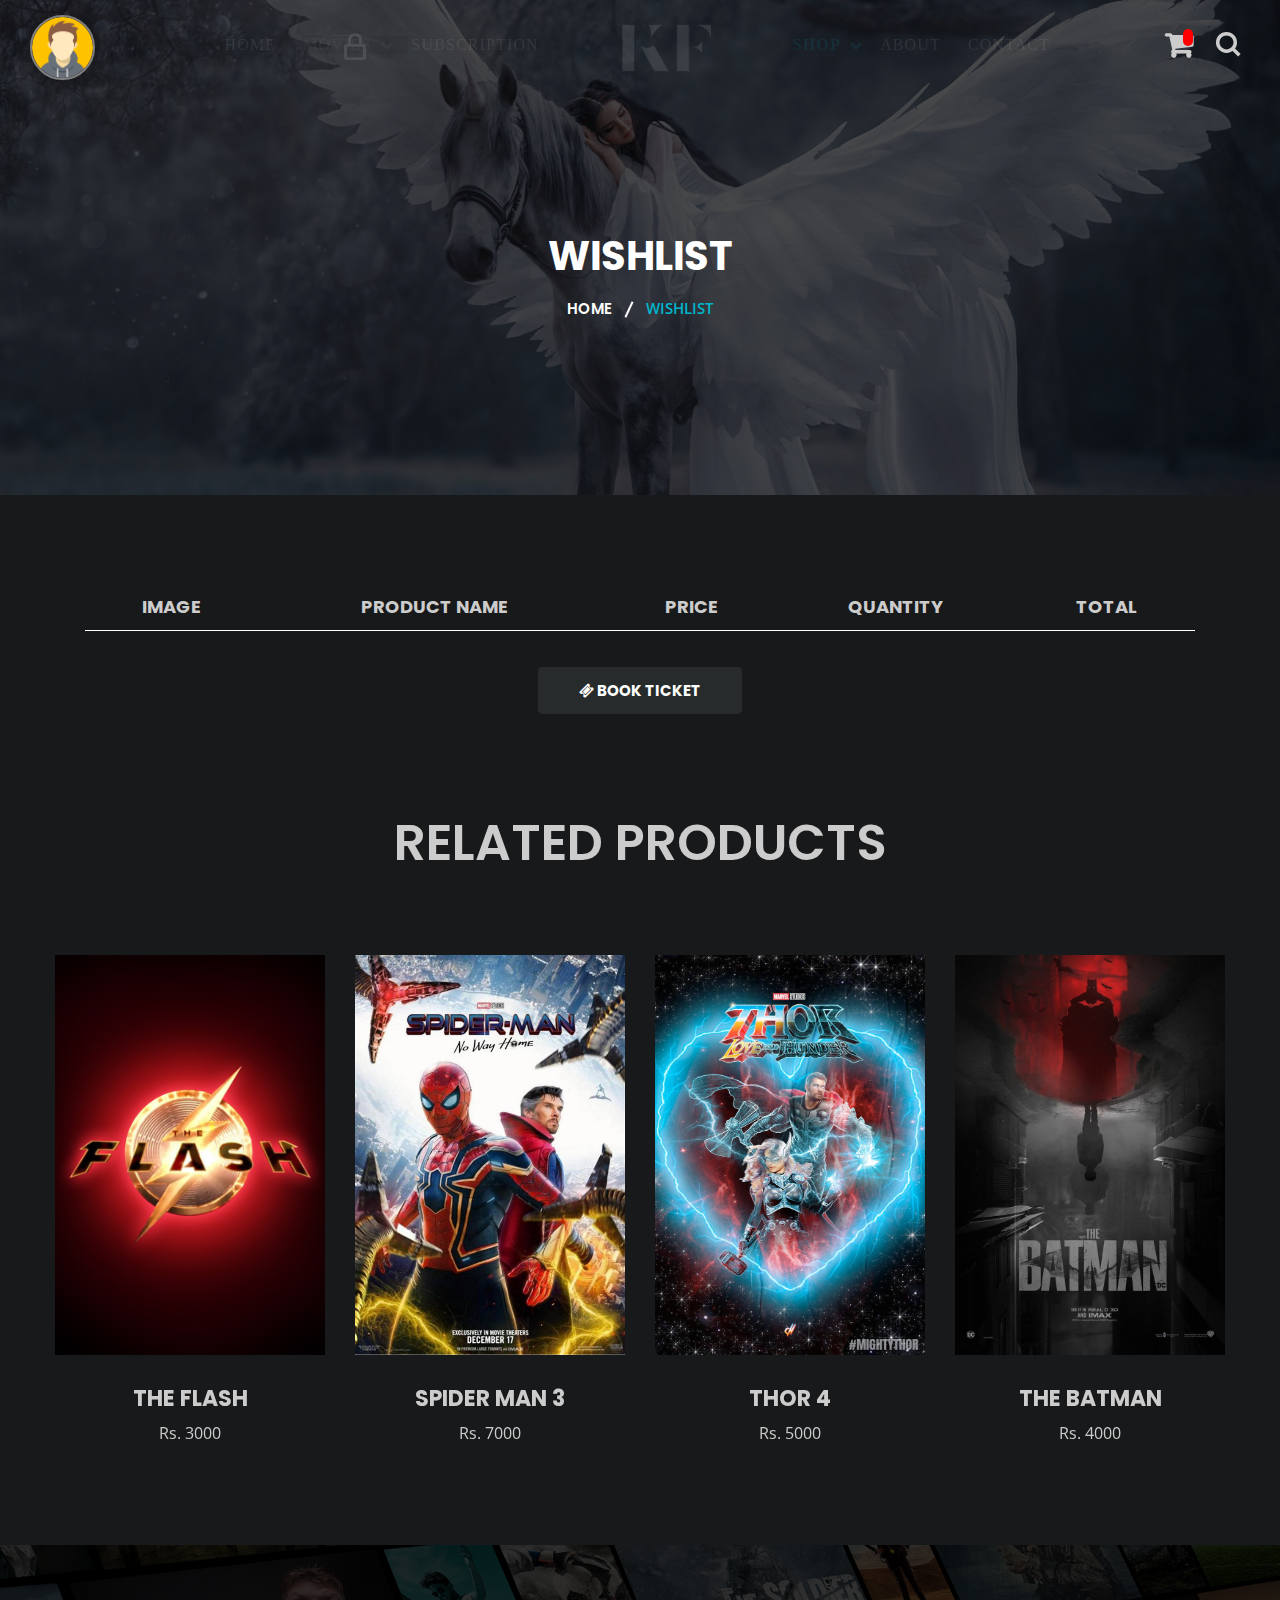
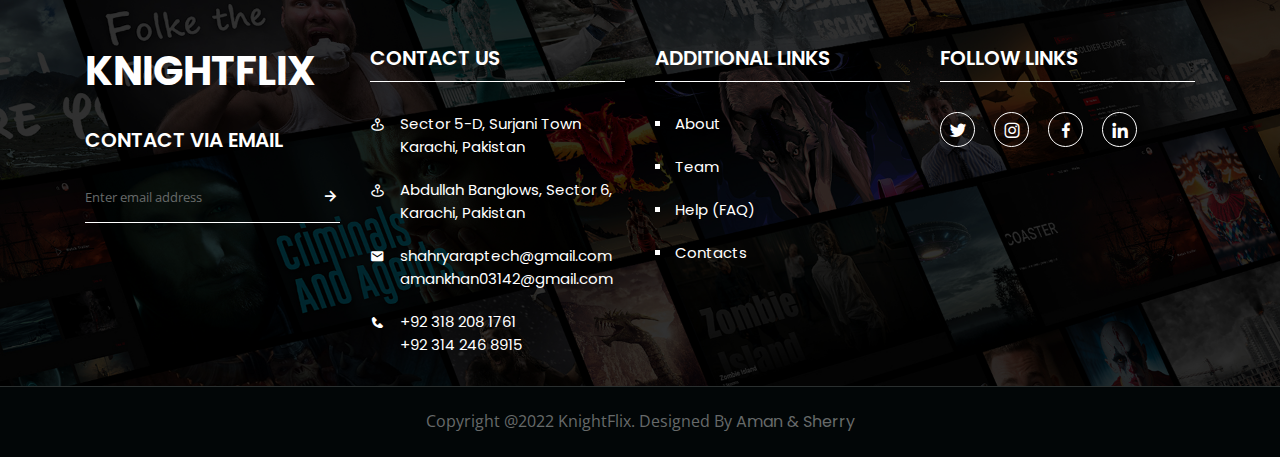
<file: KnightFlix/wishlist.html>
<!doctype html>
<html lang="zxx">


<head>
    <!-- Required meta tags -->
    <meta charset="utf-8">
    <meta name="viewport" content="width=device-width, initial-scale=1, shrink-to-fit=no">
    <link rel="shortcut icon" type="image/png" href="movieImg/kf-logo.png">


    <link rel="stylesheet" href="css/home.css">
    <link rel="stylesheet" href="css/Search.css">
    <!-- Responsive CSS -->
    <link rel="stylesheet" href="css/responsive.css">
    <link rel="stylesheet" href="css\Cart.css">
    <link rel="stylesheet" href="css\cartResponsive.css">
    <link rel="stylesheet" href="cartAssets/css/bootstrap.min.css">
    <!-- Owl Theme Default CSS -->
    <link rel="stylesheet" href="cartAssets/css/owl.theme.default.min.css">
    <!-- Owl Carousel CSS -->
    <link rel="stylesheet" href="cartAssets/css/owl.carousel.min.css">
    <link rel="stylesheet" href="cartAssets/css/boxicons.min.css">
    <!-- Flaticon CSS -->
    <link rel="stylesheet" href="cartAssets/css/flaticon.css">
    <!-- Style CSS -->
    <link rel="stylesheet" href="cartAssets/css/style.css">
    <link rel="stylesheet" href="https://cdnjs.cloudflare.com/ajax/libs/font-awesome/4.7.0/css/font-awesome.min.css">
    <!-- ===== Boxicons CSS ===== -->
    <link href='https://unpkg.com/boxicons@2.1.1/css/boxicons.min.css' rel='stylesheet'>
    <link
        href="http://fonts.googleapis.com/css?family=Raleway:100,200,300,400,500,600,700,800,900%7CMontserrat:400,700%7COswald:300,400,700"
        rel="stylesheet" type="text/css">
    <title>KnightFlix - Movies Watching & Ticket Booking</title>
</head>

<body>
    <!-- Start Preloader Area -->
    <div class="loader-wrapper">
        <div class="loader"></div>
        <div class="loader-section section-left"></div>
        <div class="loader-section section-right"></div>
    </div>
    <!-- End Preloader Area -->
     <!-- Navigation Bar Start -->
 <nav class="navbar navbar-fixed-top navbar-bg-switch">

    <div class="container">
        <!-- Start Navbar Area -->
        <div class="navbar-area">
            <!-- Menu For Mobile Device -->
            <div class="mobile-nav">
            </div>
            <!-- Menu For Desktop Device -->
            <div class="main-navigation fadeIn-element main-nav">
                <div class=" collapse navbar-collapse mean-menu">
                    <ul class="nav navbar-nav navbar-right ">
                        <li class="nav-item">
                            <a href="Home-page.html" class="nav-link page-scroll link-underline-menu  ">
                                Home
                            </a>
                        </li>
                        <li class="nav-item">
                            <div class="navlink-lock" id="buySubscription" ><i class='bx bx-lock-alt'></i>  

                           </div>
                                                       

                            <a href="#" class="nav-link page-scroll link-underline-menu ">Movies
                                <i class="bx bx-chevron-down"></i>
                            </a>
                            <ul class="dropdown-menu" id="lockDropDown" style="display: none;">
                                <li class="nav-item">
                                    <a href="movies-page.html" class="nav-link">Movies</a>
                                </li>

                                <li class="nav-item">
                                    <a href="Trailers.html" class="nav-link">Trailers</a>
                                </li>
                                <li class="nav-item">
                                    <a href="genre.html" class="nav-link">genre</a>
                                </li>
                            </ul>
                        </li>

                        <li class="nav-item">
                            <a href="subcription.html" class="nav-link page-scroll link-underline-menu ">Subscription</a>
                        </li>

                        <li class="nav-item" id="title">
                            <a href="Home-page.html">
                                <h1 class="title"><img 
                                        src="movieImg/kf-logo-letter-initial-logo-designs-template-free-vector-removebg.png"
                                        class="img1"></h1>
                                <h1 class="title-light"><img src="movieImg/kf-logo.png" class="img1"></h1>
                            </a>
                        </li>



                        <li class="nav-item">
                            <a href="#" class="nav-link page-scroll link-underline-menu active">
                                Shop
                                <i class="bx bx-chevron-down"></i>
                            </a>
                            <ul class="dropdown-menu">
                                <li class="nav-item">
                                    <a href="shop-page.html" class="nav-link">Shop</a>
                                </li>
                                <li class="nav-item">
                                    <a href="cart-page.html" class="nav-link">Cart</a>
                                </li>
                                <li class="nav-item">
                                    <a href="checkout.html" class="nav-link ">Checkout</a>
                                </li>
                                <li class="nav-item">
                                    <a href="productDetail.html" class="nav-link">Product Details</a>
                                </li>
                                <li class="nav-item">
                                    <a href="wishlist.html" class="nav-link active">Wishlist</a>
                                </li>
                            </ul>
                        </li>

                        <li class="nav-item">
                            <a href="about.html" class="nav-link page-scroll link-underline-menu">
                                about
                            </a>


                        </li>
                        <li class="nav-item">
                            <a href="Contact-page.html" class="nav-link page-scroll link-underline-menu">
                                contact
                            </a>
                        </li>
                    </ul>
                </div>
            </div>
        </div>
    </div>
    <div class="wrapper">
    </div>
    <div class="close-btn">
        <i class='bx bxs-x-square'></i>
    </div>
    <div class="cart-btn">
        <a href="cart-page.html">
            <i class="fa">&#xf07a;</i>
            <span class='badge badge-warning' id='lblCartCount'> 0 </span>
        </a>
    </div>
    <div class="search-btn">
        <i class='bx bx-search icon'></i>
    </div>


    <div class="wrap">
        <div class="search">
            <input type="text" class="searchTerm" placeholder="What are you looking for?" onkeyup="search()"
                id="search-Bar">
            <button type="submit" class="search-Button">
                <i class='bx bx-search icon'></i>
            </button>
        </div>
        <div class="container-movie row-movie " id="product-list">

        </div>
    </div>
    <img src="movieImg/kf-logo-letter-initial-logo-designs-template-free-vector-removebg.png" id="mobile-img"></h1>
    <img src="movieImg/kf-logo.png" id="mobile-img-light"></h1>


</nav>
<!-- Navigation Bar End -->

  <!-- SideBar Html Start -->
  <nav class="sidebar close" id="nav1">
    <i class='bx bx-x siderbarClose' id="toggle1"></i>
    <header>
        <div class="image-text">
            <div class="image">
                <img src="img/avatar-370-456322-512.webp" id="photo" class="toggle1">
                <input type="file" id="file">
                <label for="file" id="uploadBtn">Choose Photo</label>
            </div>
        </div>
    </header>
    <div class="text logo-text" >
        <div id="SignUpText">
        <span class="name" id="getName">sss</span>
        <span class="profession" id="getEmail">ss</span>
    </div>
    </div>
    <div class="menu-bar">
        <div class="menu">

            <ul class="menu-links">
                <li class="nav-link">
                    <a href="Home-page.html">
                        <i class='bx bx-home-alt icon'></i>
                        <span class="text nav-text">Home</span>
                    </a>
                </li>

                <li class="nav-link">
                    <a href="shop-page.html">
                        <i class='bx bx-shopping-bag icon'></i> <span class="text nav-text">Shop</span>
                    </a>
                </li>
                <li class="nav-link">
                    <a href="cart-page.html">
                        <i class='bx bx-cart icon'></i>
                        <span class="text nav-text">Cart</span></a>
                </li>
                <li class="">
                    <a href="index.html" id="SubscriptionLogOut">
                        <i class='bx bx-log-out icon'></i>
                        <span class="text nav-text">Logout</span>
                    </a>
                </li>

                <li class="mode">
                    <div class="sun-moon">
                        <i class='bx bx-moon icon moon'></i>
                        <i class='bx bx-sun icon sun'></i>
                    </div>
                    <span class="mode-text text">Dark mode</span>

                    <div class="toggle-switch">
                        <span class="switch"></span>
                    </div>
                </li>

                <li class="mode2" id="SubsSideBar" style="display: none;">
                    <i class='bx bx-crown icon'></i>
                    <div class="demo">
                        <span class="text nav-text">Subscription End</span>
                        <span class="text nav-text" id="SubsConter"></span>
                    </div>
                </li>
            </ul>
        </div>
    </div>
</nav>
<!-- SideBar Html End -->

    <!-- Start Page Title Area -->
    <div class="page-title-area bg-15">
        <div class="container">
            <div class="page-title-content">
                <h2>Wishlist</h2>
                <ul>
                    <li>
                        <a href="Home-page.html">
                            Home
                        </a>
                    </li>

                    <li class="active">Wishlist</li>
                </ul>
            </div>
        </div>
    </div>
    <!-- End Page Title Area -->

    <!-- START CART AREA -->
    <div class="cart-area ptb-100">
        <div class="container">
            <div class="row">
                <div class="col-lg-12 col-md-12">
                    <form>
                        <div class="cart-wraps">
                            <div class="cart-table table-responsive">
                                <table class="table table-bordered">
                                    <thead>
                                        <tr>
                                            <th scope="col">Image</th>
                                            <th scope="col">Product Name</th>
                                            <th scope="col">Price</th>
                                            <th scope="col">Quantity</th>
                                            <th scope="col">Total</th>
                                        </tr>
                                    </thead>
                                    <tbody>
                                        <tr id="cart1" style="display: none;">
                                            <td class="product-thumbnail">
                                                <a href="#">
                                                    <img src="movieImg/ticket5.jpg" alt="Image">
                                                </a>
                                            </td>

                                            <td class="product-name">
                                                <a href="#">The Flash</a>
                                            </td>

                                            <td class="product-price">
                                                <span>$<span class="unit-amount" id="getValue">39.00</span></span>
                                            </td>

                                            <td class="product-quantity">
                                                <div class="input-counter">

                                                    <span class="minus-btn"
                                                        onclick="decreaseNumber('textbox','itemval')">
                                                        <i class='bx bx-minus'></i>
                                                    </span>
                                                    <input type="text" value="0" id="textbox">
                                                    <span class="plus-btn"
                                                        onclick="increaseNumber('textbox','itemval')">
                                                        <i class='bx bx-plus'></i>
                                                    </span>
                                                </div>
                                            </td>
                                            <td class="product-subtotal">
                                                <span class="subtotal-span">$<span class="subtotal-amount"
                                                        id="itemval"></span> </span>

                                                <a class="remove" onclick="removeCart1()">
                                                    <i class="bx bx-x"></i>
                                                </a>
                                            </td>
                                        </tr>

                                        <tr id="cart2" style="display: none;">
                                            <td class="product-thumbnail">
                                                <a href="#">
                                                    <img src="movieImg/ticket2.jfif" alt="Image">
                                                </a>
                                            </td>

                                            <td class="product-name">
                                                <a href="#">Spider Man 3</a>
                                            </td>

                                            <td class="product-price">
                                                <span>$<span class="unit-amount" id="getValue1">29.00</span></span>
                                            </td>

                                            <td class="product-quantity">
                                                <div class="input-counter">
                                                    <span class="minus-btn"
                                                        onclick="decreaseNumber1('textbox1','itemval1')">
                                                        <i class='bx bx-minus'></i>
                                                    </span>
                                                    <input type="text" value="0" id="textbox1">
                                                    <span class="plus-btn"
                                                        onclick="increaseNumber1('textbox1','itemval1')">
                                                        <i class='bx bx-plus'></i>
                                                    </span>
                                                </div>
                                            </td>

                                            <td class="product-subtotal">
                                                <span class="subtotal-span">$<span class="subtotal-amount"
                                                        id="itemval1"></span></span>
                                                <a href="#" class="remove" onclick="removeCart2()">
                                                    <i class="bx bx-x"></i>
                                                </a>
                                            </td>
                                        </tr>

                                        <tr id="cart3" style="display: none;">
                                            <td class="product-thumbnail">
                                                <a href="#">
                                                    <img src="movieImg/ticket3.jpg" alt="Image">
                                                </a>
                                            </td>

                                            <td class="product-name">
                                                <a href="#">Thor 4</a>
                                            </td>

                                            <td class="product-price">
                                                <span>$<span class="unit-amount" id="getValue2">25.00</span></span>
                                            </td>

                                            <td class="product-quantity">
                                                <div class="input-counter">
                                                    <span class="minus-btn"
                                                        onclick="decreaseNumber2('textbox2','itemval2')">
                                                        <i class='bx bx-minus'></i>
                                                    </span>
                                                    <input type="text" value="0" id="textbox2">
                                                    <span class="plus-btn"
                                                        onclick="increaseNumber2('textbox2','itemval2')">
                                                        <i class='bx bx-plus'></i>
                                                    </span>
                                                </div>
                                            </td>

                                            <td class="product-subtotal">
                                                <span class="subtotal-span">$<span class="subtotal-amount"
                                                        id="itemval2"></span></span>

                                                <a class="remove" onclick="removeCart3()">
                                                    <i class="bx bx-x"></i>
                                                </a>
                                            </td>
                                        </tr>

                                        <tr id="cart4" style="display: none;">
                                            <td class="product-thumbnail">
                                                <a>
                                                    <img src="movieImg/ticket4.jpg" alt="Image">
                                                </a>
                                            </td>

                                            <td class="product-name">
                                                <a>The Batman</a>
                                            </td>

                                            <td class="product-price">
                                                <span>$<span class="unit-amount" id="getValue3">35.00</span></span>
                                            </td>

                                            <td class="product-quantity">
                                                <div class="input-counter">
                                                    <span class="minus-btn"
                                                        onclick="decreaseNumber3('textbox3','itemval3')">
                                                        <i class='bx bx-minus'></i>
                                                    </span>
                                                    <input type="text" value="0" id="textbox3">
                                                    <span class="plus-btn"
                                                        onclick="increaseNumber3('textbox3','itemval3')">
                                                        <i class='bx bx-plus'></i>
                                                    </span>
                                                </div>
                                            </td>

                                            <td class="product-subtotal">
                                                <span class="subtotal-span">$<span class="subtotal-amount"
                                                        id="itemval3"></span></span>

                                                <a class="remove" onclick="removeCart4()">
                                                    <i class="bx bx-x"></i>
                                                </a>
                                            </td>
                                        </tr>
                                    </tbody>
                                </table>
                            </div>
                        </div>
                    </form>
                    <div class="wishlistBtn">
                        <a href="checkout.html" class="default-btn two">
                            <i class="fa fa-ticket"></i> BooK Ticket
                        </a>
                    </div>
                </div>
            </div>
        </div>
    </div>
    <!-- END CART AREA -->
    <!-- Start Latest Trailer Area Two -->
    <section class="latest-trailer-two pb-70">
        <div class="container-contact">
            <div class="section-title">

                <h2>Related Products


                </h2>
            </div>

            <div class="latest-trailer-wrap-two owl-theme owl-carousel">
                <div class="single-shop">
                    <div class="shop-img">
                        <img src="movieImg/ticket5.jpg" alt="Image">


                        <a href="checkout.html" class="default-btn" style="margin-bottom: 60px">
                            <i class="fa fa-ticket"></i> BooK Ticket
                        </a>
                        <a class="default-btn" onclick="addCart1()">
                            <i class="flaticon-shopping-cart"></i> Add To Cart
                        </a>
                        <div class="fav" id="fav" onclick="addCart1()"><i class="bx bx-heart"></i></div>

                    </div>

                    <h3>
                        <a href="product-details.html">
                            The Flash
                        </a>
                    </h3>
                    <span>Rs. 3000</span>
                </div>

                <div class="single-shop">
                    <div class="shop-img">
                        <img src="movieImg/ticket2.jfif" alt="Image">

                        <a href="checkout.html" class="default-btn" style="margin-bottom: 60px">
                            <i class="fa fa-ticket"></i> BooK Ticket
                        </a>
                        <a class="default-btn" onclick="addCart2()">
                            <i class="flaticon-shopping-cart"></i> Add To Cart
                        </a>
                        <div class="fav" id="fav1" onclick="addCart2()"><i class="bx bx-heart"></i></div>

                    </div>

                    <h3>
                        <a href="product-details.html">
                            Spider Man 3
                        </a>
                    </h3>
                    <span>Rs. 7000</span>
                </div>

                <div class="single-shop">
                    <div class="shop-img">
                        <img src="movieImg/ticket3.jpg" alt="Image">

                        <a href="checkout.html" class="default-btn" style="margin-bottom: 60px">
                            <i class="fa fa-ticket"></i> BooK Ticket
                        </a>
                        <a class="default-btn" onclick="addCart3()">
                            <i class="flaticon-shopping-cart"></i> Add To Cart
                        </a>
                        <div class="fav" id="fav2" onclick="addCart3()"><i class="bx bx-heart"></i></div>

                    </div>

                    <h3>
                        <a href="product-details.html">
                            Thor 4
                        </a>
                    </h3>
                    <span>Rs. 5000</span>
                </div>

                <div class="single-shop">
                    <div class="shop-img">
                        <img src="movieImg/ticket4.jpg" alt="Image">


                        <a href="checkout.html" class="default-btn" style="margin-bottom: 60px">
                            <i class="fa fa-ticket"></i> BooK Ticket
                        </a>
                        <a class="default-btn" onclick="addCart4()">
                            <i class="flaticon-shopping-cart"></i> Add To Cart
                        </a>
                        <div class="fav" id="fav3" onclick="addCart4()"><i class="bx bx-heart"></i></div>

                    </div>

                    <h3>
                        <a href="product-details.html">
                            The Batman
                        </a>

                    </h3>
                    <span>Rs. 4000</span>
                </div>
            </div>
        </div>
    </section>
    <!-- End Latest Trailer Area Two -->
    <!-- Start Footer Area -->
    <footer class="footer-top-area pt-100 ">
        <div class="container">
            <div class="row">
                <div class="col-lg-3 col-md-6">
                    <div class="single-widget">
                        <div class="footer-title">
                            <h1 class="title">KNIGHTFLIX</h1>
                        </div>
                        <div class="newsletter-wrap">
                            <h3>Contact Via Email</h3>
                            <form class="newsletter-form" data-toggle="validator">
                                <input type="email" class="form-control" placeholder="Enter email address" name="EMAIL"
                                    required autocomplete="off">

                                <button class="send-btn" type="submit">
                                    <i class="bx bx-right-arrow-alt"></i>
                                </button>

                                <div id="validator-newsletter-2" class="form-result"></div>
                            </form>
                        </div>


                    </div>
                </div>

                <div class="col-lg-3 col-md-6">
                    <div class="single-widget">
                        <h3>Contact Us</h3>

                        <ul class="address">
                            <li>
                                <i class='bx bx-map-pin'></i>
                                <span>Sector 5-D, Surjani Town<br> Karachi, Pakistan</span>
                            </li>
                            <li>

                                <i class='bx bx-map-pin'></i>
                                <span>Abdullah Banglows, Sector 6,<br> Karachi, Pakistan</span>

                            </li>

                            <li>
                                <i class='bx bxs-envelope'></i>
                                <a href="mailto:shahryaraptech@gmail.com" target="_self">shahryaraptech@gmail.com</a>
                                <a href="mailto:shahryaraptech@gmail.com" target="_self">amankhan03142@gmail.com</a>


                            </li>

                            <li>
                                <i class='bx bxs-phone'></i>
                                <a href="tel:+92-318-208-1761">+92 318 208 1761</a>
                                <a href="tel:+92-314-246-8915">+92 314 246 8915</a>
                            </li>
                        </ul>
                    </div>
                </div>

                <div class="col-lg-3 col-md-6">
                    <div class="single-widget">
                        <h3>Additional Links</h3>

                        <ul class="additional-link">
                            <li>
                                <a href="#">About</a>
                            </li>
                            <li>
                                <a href="#">Team</a>
                            </li>
                            <li>
                                <a href="#">Help (FAQ)</a>
                            </li>
                            <li>
                                <a href="#">Contacts</a>
                            </li>
                        </ul>
                    </div>
                </div>

                <div class="col-lg-3 col-md-6">
                    <div class="single-widget">
                        <h3>Follow Links</h3>

                        <ul class="social-wrap">
                            <li>
                                <a href="https://twitter.com/i/flow/login" target="_blank">
                                    <i class="bx bxl-twitter"></i>
                                </a>
                            </li>

                            <li>
                                <a href="https://www.instagram.com/" target="_blank">
                                    <i class="bx bxl-instagram"></i>
                                </a>
                            </li>

                            <li>
                                <a href="https://web.facebook.com/?_rdc=1&_rdr" target="_blank">
                                    <i class="bx bxl-facebook"></i>
                                </a>
                            </li>

                            <li>
                                <a href="https://www.linkedin.com/login" target="_blank">
                                    <i class='bx bxl-linkedin'></i>
                                </a>
                            </li>
                        </ul>
                    </div>
                </div>
            </div>
        </div>
    </footer>
    <!-- End Footer Area -->

    <!-- Start Footer Bottom Area -->
    <footer class="footer-bottom-area">
        <div class="container">
            <div class="copyright-wrap">
                <p>Copyright @2022 KnightFlix. Designed By <a>Aman & Sherry</a></p>
            </div>
        </div>
    </footer>
    <!-- End Footer Bottom Area -->
    <!-- Start Go Top Area -->
    <div class="go-top">
        <i class='bx bx-chevrons-up'></i>
        <i class='bx bx-chevrons-up'></i>
    </div>
    <!-- End Go Top Area -->
  <!-- Subscription Alert Message Start-->
  <div class="alert " id="alertMessgae" >
    <h3>First you have to buy a subscription, then you can go to this page and if you like the subscription plan, click on the purchase button.</h3>
    <a href="subcription.html" class="default-btn" >
     Purchase
    </a>
    <a class="alertClose remove">       
             <i class="bx bx-x"></i>
    </a>
  
  </div>
<!-- Subscription Alert Message End-->
    <script src="js/demoData.js"></script>
    <script>
        var newProduct = "";

        for (var i in products) {


            newProduct += "<div class='movie_card ' >" +
                "<div class='info_section'>" +
                " <img class='locandina' src=" + products[i].picture + " /> " +
                "<div class='video-button'>" +
                "<a  class='video-btn' onclick='subCheckAndNavigate()'>" +
                "<i class='bx bx-play'></i>" +
                "</a>" +
                " </div>" +
                "<div class='movie_header'>" +
                "<h1>" + products[i].MName + "</h1>" +
                "<h4>Release Date " + products[i].ReleaseD + "</h4>" +
                "<span class='minutes'>" + products[i].RunTime + "min</span>" +
                "<p class='type'>" + products[i].Genre + "</p>" +
                "</div>" +
                "<div class='movie_desc'>" +
                "    <p class='desc-text'> " + products[i].ShortDesc + " " +
                " </p>" +
                "</div>" +
                "</div>" +
                "<div class='blur_back'><img src=" + products[i].picture + " ></div>" +

                "</div>" +
                "</div>";
        }
        document.getElementById("product-list").innerHTML += newProduct;
    </script>
    <script src="js/Search.js"></script>
    <!-- scripts start -->
    <script src="js/plugins.js">
    </script>
    <script src="js/intro.js"></script>
    </script>
    <script src="js/home.js"></script>
    <script src="assets/js/jquery-3.5.1.slim.min.js"></script>
    <!-- Bootstrap JS -->
    <script src="js/bootstrap.min.js"></script>
    <!-- Meanmenu JS -->
    <script src="js/jquery.meanmenu.js"></script>
    <!-- Wow JS -->
    <!-- Owl Carousel JS -->
    <script src="js/owl.carousel.js"></script>
    <!-- Carousel Thumbs JS -->
    <script src="js/carousel-thumbs.js"></script>
    <!-- Owl Magnific JS -->
    <script src="assets/js/jquery.magnific-popup.min.js"></script>
    <!-- Nice Select JS -->
    <script src="assets/js/jquery.nice-select.min.js"></script>
    <script src="js/jquery-1.12.4.min.js"></script>
    <script src="js/jquery.counterup.min.js"></script>
    <script src="js/jquery.magnific-popup.min.js"></script>
    <script src="js/main.js"></script>
    <script src="js/jquery-3.5.1.min.js"></script>
    <script src="js/plugins1.js"></script>
    <script src="js/main2.js"></script>
    <script src="js/app.js"></script>
    <script src="js/FavIcon.js"></script>
    <!-- Jquery-3.5.1.Slim.Min.JS -->
    <script src="cartAssets/js/jquery-3.5.1.slim.min.js"></script>
    <!-- Popper JS -->
    <!-- Bootstrap JS -->
    <script src="cartAssets\js\bootstrap.min.js"></script>
    <!-- Meanmenu JS -->
    <script src="cartAssets/js/jquery.meanmenu.js"></script>
    <!-- Owl Carousel JS -->
    <script src="cartAssets/js/owl.carousel.js"></script>
    <!-- Carousel Thumbs JS -->
    <script src="cartAssets/js/carousel-thumbs.js"></script>
    <!-- Owl Magnific JS -->
    <!-- Nice Select JS -->
    <script src="cartAssets/js/jquery.nice-select.min.js"></script>
    <!-- Custom JS -->
    <script src="cartAssets/js/custom.js"></script>
    <script src="js/CartAddRem.js"></script>
    <script src="js/CartFuntionatliy.js"></script>
    <script src="js/localStorage.js"></script>
    <script src="js/subcription.js"></script>

    <!-- scripts end -->


</body>


</html>
</file>
<file: KnightFlix/css/style.css>
/* ===== Google Font Import - Poformsins ===== */
@import url('https://fonts.googleapis.com/css2?family=Poppins:wght@300;400;500;600;700&display=swap');

*{
    margin: 0;
    padding: 0;
    box-sizing: border-box;
    font-family: 'Poppins', sans-serif;
}
body{
    height: 100vh;
    display: flex;
    align-items: center;
    justify-content: center;
    background-color: #4070f4;
}
section{
    background: linear-gradient(rgba(0,0,0,0.3),rgba(0,0,0,0.3)),url(bg2.jpg);
    height: 100vh;
    width: 100%;
    background-size: cover;
    background-position: center center;
}
.container{
    position: relative;
    top: 50%;
    left: 50%;
    transform: translate(-50%,-50%);
    max-width: 430px;
    width: 100%;
    padding: 50px 20px;
    border-radius: 10px;
    box-shadow:7px 7px 60px #000;
    overflow: hidden;
    margin: 0 20px;
}
.container .forms{
    display: flex;
    align-items: center;
    height: 540px;
    width: 300%;
    transition: height 0.2s ease;
}
.container .form{
    width: 50%;
    padding: 30px;
    transition: margin-left 0.18s ease;
}


.container.active .signup{
    margin-left: -51.6%;
    opacity: 0;
    transition: margin-left 0.18s ease, opacity 0.15s ease;
}
.container .login{
    opacity: 0;
    transition: opacity 0.09s ease;
}
.container.active .login{
    opacity: 1;
    transition: opacity 0.2s ease;
    max-width: 430px;
}

.container.active .forms{
    height: 500px;
    

}




.container .forget{
    opacity: 0;
    transition: opacity 0.09s ease;
}
.container.active1 .forget{
    opacity: 1;
    transition: opacity 0.2s ease;
    max-width: 430px;

}
.container.active1 .login{
    margin-left: -36.5%;
    opacity: 0;
    transition: margin-left 0.18s ease, opacity 0.15s ease;
}
.container.active1 .forms{
   

    height: 250px;
}


/* Responsive Form */
@media only screen and (max-width: 600px) {
    .container.active .login{
        max-width: 330px;
    }
    .container.active1 .forget{
        max-width: 300px;
    }
    .container{
        max-width: 330px;
        margin: 0 0;
    }
    .input-field ::placeholder{
     font-size: 13px;
    }
    .title{
        font-size: 20px;
    }
    .forget-link{
        font-size: 12px;
    }
   .login-title .titleFrgt{
    font-size: 1.5rem;
   }
    
  }



.login-title{
    text-align: center;
    }
    .title{
        color: #ffffff;
        font-size: 2em;
        text-transform: uppercase;
        margin-bottom: 2rem;
        position: relative;
    }
 
    .titleFrgt{
        color: #ffffff;
        font-size: 2rem;
        text-transform: uppercase;
        margin-bottom: 2rem;
        position: relative;
    }

    

.form .input-field{
    position: relative;
    height: 50px;
    width: 100%;
    margin-top: 30px;
}
.input-field input{
    color: #fff;
    height: 100%;
    width: 100%;
    padding: 0 35px;
    border: none;
    outline: none;
    font-size: 16px;
    background-color: transparent;
    border-bottom: 2px solid #ccc;
    border-top: 2px solid transparent;
    transition: all 0.2s ease;
    display: block;

}

.input-field input:is(:focus, :valid){
    border-bottom-color: #4070f4;
}
.input-field i{
    position: absolute;
    top: 50%;
    transform: translateY(-50%);
    color: #999;
    font-size: 23px;
    transition: all 0.2s ease;
}
.input-field input:is(:focus, :valid) ~ i{
    color: #4070f4;
}
.input-field i.icon{
    left: 0;
}
.input-field i.showHidePw{
    right: 0;
    cursor: pointer;
    padding: 10px;
}
.form .checkbox-text{
    display: flex;
    align-items: center;
    justify-content: space-between;
    margin-top: 20px;
}
.checkbox-text .checkbox-content{
    display: flex;
    align-items: center;
}
.checkbox-content input{
    margin: 0 8px -2px 4px;
    accent-color: #4070f4;
}
.form .text{
    color: white;
    font-size: 14px;
}


.form .button{
    margin-top: 30px;
}
.form .button input{
    color: #fff;
    text-transform: uppercase;
    background: crimson;
    opacity: .7;
    transition:opacity .3s ease;
    padding: 10px;
    font-size: 16px;
    display: block;
    width: 100%;
    color:#000;
    outline: none;
    border: none;
    margin: 1em 0;
    margin-top: 25px;
}
.button input:hover{
    background-color: crimson ;
    opacity: 1;
}

.form .login-signup{
    margin-top: 30px;
    text-align: center;
}


.checkbox-text{
    padding-top: 25px;
    justify-content: space-between;
    display: flex;
}


.control .btn{
    
    color: #fff;
    text-transform: uppercase;
    background: crimson;
    opacity: .7;
    transition:opacity .3s ease;
    padding: 10px;
    font-size: 16px;
    display: block;
    width: 100%;
    color:#000;
    outline: none;
    border: none;
    margin: 1em 0;
    margin-top: 25px;
}

.login-up-text{
    margin-top: 30px;
    text-align: center;
}
.login-up-text a{
    text-decoration: none;
    color: crimson;
    opacity: .7;
}
.login-signup a{
    text-decoration: none;
    color: crimson;
    opacity: .7;
}

.btn:focus{
    opacity: 1;
}
p{top: 0;
    font-size: 15px;

    text-align: right;
}
a{
    text-decoration: none;
    color: #fff;
    opacity: .7;
}
a:hover{
    opacity: 1;
} 


/* Validation  */
:root {
    --error-color: #dc3545;
    --success-color: #28a745;
    --warning-color: #ffc107;
}
.input-field input:focus {
    outline: none;
}

.input-field.error input {
    border-color: var(--error-color);
}

.input-field.success input {
    border-color: var(--success-color);
}


.input-field small {
    color: var(--error-color);
}
</file>
<file: KnightFlix/css/Search.css>
.container-movie .movie_card {
    box-shadow: 0 5px 20px 10px rgba(0, 0, 0, .2);
    position: relative;
    display: block;
    width: 590px;
    height: 270px;
    margin: 20px auto;
    z-index: 2198;

    overflow: hidden;
    border-radius: 10px;
    transition: all 0.4s;
    box-shadow: 0px 0px 60px -25px rgba(0, 0, 0, 0.5);
    display: flex;
    justify-content: space-between;
    flex-direction: row;
    flex-wrap: wrap;

}

.container-movie .movie_card .info_section .video-button {
    position: absolute;
    top: 0;
    left: 0;
    width: 100%;
    height: 100%;
  
    -webkit-box-pack: center;
        -ms-flex-pack: center;
            justify-content: center;
    -webkit-box-align: center;
        -ms-flex-align: center;
            align-items: center;
    display: -webkit-box;
    display: -ms-flexbox;
    display: flex;
    background-color: rgba(0, 0, 0, 0.5);
    -webkit-transform: scale(0);
            transform: scale(0);
    -webkit-transition: all 0.5s;
    transition: all 0.5s;
  }
  
 
  .container-movie .movie_card:hover .video-button {
    z-index: 1202;
    -webkit-transform: scale(1);
            transform: scale(1);
  }

.info_section {
    position: relative;
    width: 100%;
    height: 100%;
    background-blend-mode: multiply;
    z-index: 2;
    border-radius: 10px;
}

.movie_header {
    position: relative;
    padding: 15px;
    height: 40%;
    text-align: left;
}

.info_section img {


    height: 150px;
    width: 130px;
    border-bottom-right-radius:11px;

}

.movie_header h1 {
    margin: 0 0 10px;
    color: #ffffff;
    font-size: 25px;
    font-weight: 600;
    text-transform: uppercase;
}

.movie_header h4 {
    margin-bottom: -5px;
    color: #ffffff;
    font-weight: 500;
    font-size: 14px;
    text-transform: capitalize;
}
.movie_header p{
    color: #ffffff;
    font-weight: 500;
    font-size: 14px;
    text-transform: capitalize;
}

.minutes {
    display: inline-block;
    margin-top: 15px;
    color: #ffffff;
    padding: 5px;
    border-radius: 5px;
    border: 1px solid #ffffff;
    margin-bottom: 7px;
    font-size: 12px;
}

.desc-text {
    color: #ffffff;
    margin-left: 2px;
    font-size: 13px;
}

.locandina {
    position: relative;
    float: left;
    margin-right: 20px;
    height: 120px;
    box-shadow: 0 0 20px -10px rgba(0, 0, 0, 0.5);
}

.movie_desc {
    margin-top: 55px;
    margin-left: 20px;
    height: 50%;
    text-align: left;

}

.desc-text {
    color: #ffffff;
}

.movie_social {
    height: 10%;
    padding-left: 15px;
    padding-bottom: 20px;
}



.movie_social:hover {
    transition: color 0.3s;
    color: rgba(0, 0, 0, 0.7);
}



.blur_back img {
    position: absolute;
    top: 0;
    z-index: 1;
    height: 130%;
    right: 0;
    background-size: cover;
    border-radius: 11px;
    background-position: -100% 10% !important;

}



@media screen and (min-width: 768px) {
    .movie_header {
        width: 65%;
    }

    .movie_desc {
        width: 50%;
    }

    .info_section {
        background: linear-gradient(to right, var(--black-color) 100%, transparent 80%);
    }

    .blur_back img {
        width: 100%;
        background-position: -10% 10% !important;
        object-fit: cover;
        opacity: 0.68;
    }

}

@media screen and (max-width: 768px) {
    .movie_desc {
        padding: 0 10px 25px 10px;
        margin: 0;


    }

    .container-movie .movie_card {
        width: 100%;
        margin: 30px 20px 20px 20px;

        height: auto;
    }

    .blur_back img {
        width: 100%;
        background-position: 50% 50% !important;
    }

    .movie_header {
        width: 100%;
        margin-top: 55px;
    }

    .movie_desc {
        width: 100%;
    }

    .info_section {
        background: linear-gradient(to top, var(--black-color) 50%, transparent 100%);
        display: inline-grid;
    }

    .row-movie {

        width: 90%;
    }

    .Serach-content .searchBox {

        left: 10%;


    }

    .Serach-content .searchBox:hover>.searchInput {
        width: 245px;
    }


}







.row-movie {

    display: -ms-flexbox;
    display: flex;

    -ms-flex-wrap: wrap;
    flex-wrap: wrap;
    justify-content: center;
    justify-items: center;
    justify-self: center;
    align-items: center;
    z-index: 1;

    position: relative;
}



.container-movie {
    
    width: 100%;
    margin-top: 30px;
    margin-right: auto;
    margin-left: auto;
    justify-content: space-between;
}

@media (min-width:576px) {

    .container-movie {
        max-width: 540px
    }
}

@media (min-width:768px) {

    .container-movie {
        max-width: 720px
    }

}

@media (min-width:992px) {

    .container-movie {
        max-width: 960px
    }
}

@media (min-width:1200px) {

    .container-movie {
        max-width: 1240px
    }
}
</file>
<file: KnightFlix/css/home.css>
@import url("https://fonts.googleapis.com/css2?family=Oswald:wght@200;300;400;500;600;700&amp;display=swap");
@import url("https://fonts.googleapis.com/css2?family=Open+Sans:ital,wght@0,300;0,400;0,600;0,700;0,800;1,300;1,400;1,600;1,700;1,800&amp;display=swap");

/* Google Font Import - Poppins */
@import url('https://fonts.googleapis.com/css2?family=Poppins:wght@300;400;500;600;700&display=swap');
*{
    margin: 0;
    padding: 0;
    font-family: 'Poppins', sans-serif;
}

:root{
    /* ===== Colors ===== */
    
    --red-color: #00B4CC;

    --body-color: #18191a;
    --sidebar-color: #242526;
    --primary-color: #3a3b3c;
    --primary-color-light: #3a3b3c;
    --toggle-color: #fff;
    --text-color: #ccc;
    --alert-body:#E4E9F7; 

    /* ====== Transition ====== */
    --tran-03: all 0.2s ease;
    --tran-04: all 0.3s ease;
    --tran-05: all 0.3s ease;
}

body{
    min-height: 100vh;
    background-color: var(--body-color);
    transition: var(--tran-05);
}
body.dark{
  
  --body-color: #E4E9F7;
    --sidebar-color: #FFF;
    --primary-color: #242526;
    --primary-color-light: #F6F5FF;
    --toggle-color: #DDD;
    --text-color: #707072; 
    --alert-body:#18191a; 

}

/*
Default Btn Area Style*/
.default-btn {
  font-size: 15px;
  color: #272b2b;
  padding: 15px 40px;
  line-height: 1;
  -webkit-transition: all 0.5s;
  transition: all 0.5s;
  text-transform: uppercase;
  position: relative;
  cursor: pointer;
  text-align: center;
  overflow: hidden;
  z-index: 1;
  background-color: #ffffff;
  border-radius: 4px;
  font-weight: 700;
  border: 1px solid #272b2b;
  margin-bottom: -4px;
}

.default-btn.two {
  background-color: #272b2b;
  color: #ffffff;
}

.default-btn.two:hover {
  color: #272b2b;
  background-color: #ffffff;
}

.default-btn.three {
  border-color: #ffffff;
  background-color: transparent;
  color: #ffffff;
}

.default-btn.three:hover {
  color: #272b2b;
  background-color: #ffffff;
}

.default-btn.active {
  margin-left: 20px;
  color: #272b2b;
  background-color: #ffffff;
}

.default-btn:hover {
  color: #ffffff;
  border-color: #272b2b !important;
  background-color: #272b2b;
}
.default-btn-four {
  position: relative;
  font-size: 13px;
  font-weight: 700;
  text-transform: uppercase;
  text-decoration: none;
  letter-spacing: 0.10em;
  color: #ffffff;
  background: none;
  padding: 11px 50px 0 50px;
  -webkit-border-radius: 0;
     -moz-border-radius: 0;
      -ms-border-radius: 0;
       -o-border-radius: 0;
          border-radius: 0;
          margin-bottom: 10px;
}

.default-btn-four:hover:before {
  width: 100%;
}
.default-btn-four:hover:after {
  width: 100%;
}

.default-btn-four:hover {
  color: var(--red-color);
 
}

.default-btn-four::before {
  content: "";
  position: absolute;
  width: 15px;
  height: 45px;
  top: -2px;
  right: -6px;
  border: 1px solid #fff;
  border-left: none;
  -webkit-transition: all 0.5s linear;
     -moz-transition: all 0.5s linear;
      -ms-transition: all 0.5s linear;
       -o-transition: all 0.5s linear;
          transition: all 0.5s linear;
}
.default-btn-four::after{
  content: "";
  position: absolute;
  width: 15px;
  height: 45px;
  top: -2px;
  left: -6px;
  border: 1px solid #fff;
  border-right: none;
  -webkit-transition: all 0.5s linear;
     -moz-transition: all 0.5s linear;
      -ms-transition: all 0.5s linear;
       -o-transition: all 0.5s linear;
          transition: all 0.5s linear;

}

@media only screen and (min-width: 768px) and (max-width: 991px) {
  .default-btn-four {
    font-size: 10px;
    padding: 9px 40px 0 40px;
   
  }
  .default-btn-four::after{
 
    height: 35px;
   
  
  }
  .default-btn-four::before {
   
    height: 35px;
  
  }
}
@media only screen and (max-width: 767px) {
  .default-btn-four {
    font-size: 10px;
    padding: 9px 40px 0 40px;
   
  }
  .default-btn-four::after{
 
    height: 35px;
   
  
  }
  .default-btn-four::before {
   
    height: 35px;
  
  }
}





.default-btn-five {
  position: relative;
  font-size: 13px;
  font-weight: 500;
  text-transform: uppercase;
  text-decoration: none;
  letter-spacing: 0.10em;
  color: #fff;
  background: none;
  padding: 10px 45px 0 45px;
  -webkit-border-radius: 0;
     -moz-border-radius: 0;
      -ms-border-radius: 0;
       -o-border-radius: 0;
          border-radius: 0;
          margin-left: 10px;
}
.default-btn-five:hover:before {
  width: 100%;
}
.default-btn-five:hover:after {
  width: 100%;
}

.default-btn-five:hover {
  color: #fff;
 
}
.default-btn-five::before {
  content: "";
  position: absolute;
  width: 15px;
  height: 42px;
  top: -2px;
  right: -6px;
  border: 1px solid var(--red-color);
  border-left: none;
  -webkit-transition: all 0.5s linear;
     -moz-transition: all 0.5s linear;
      -ms-transition: all 0.5s linear;
       -o-transition: all 0.5s linear;
          transition: all 0.5s linear;
}
.default-btn-five::after{
  content: "";
  position: absolute;
  width: 15px;
  height: 42px;
  top: -2px;
  left: -6px;
  border: 1px solid var(--red-color);
  border-right: none;
  -webkit-transition: all 0.5s linear;
     -moz-transition: all 0.5s linear;
      -ms-transition: all 0.5s linear;
       -o-transition: all 0.5s linear;
          transition: all 0.5s linear;

}
@media only screen and (min-width: 768px) and (max-width: 991px) {
  .default-btn-five {
    font-size: 11px;
    padding: 12px 30px 0 30px;
   
  }
}
@media only screen and (max-width: 767px) {
  .default-btn-five {
    font-size: 10px;
    padding: 13px 25px 0 25px;
   
  }
}

/* ===== Sidebar ===== */
.sidebar{
  position: fixed;
  top: 0;
  left: 0;
  height: 100%;
  width: 250px;
  padding: 12px 0;

  background: var(--sidebar-color);
  transition: all 1s ease;
  z-index: 907;  
}
.image-text i{
  display: inline-block;
}
.sidebar.close{
  width: 0;
 
}

/* ===== Reusable code - Here ===== */
.sidebar li{
  height: 50px;
  list-style: none;
  display: flex;
  align-items: center;
  margin-top: 10px;
}

.sidebar header .image,
.sidebar .icon{
  min-width: 60px;
  border-radius: 6px;
}

.sidebar .icon{
  min-width: 60px;
  border-radius: 6px;
  height: 100%;
  display: flex;
  align-items: center;
  justify-content: center;
  font-size: 20px;
}

.sidebar .text,
.sidebar .icon{
  color: var(--text-color);
  transition: var(--tran-03);
}

.sidebar .text{
  font-size: 17px;
  font-weight: 500;
  white-space: nowrap;
  opacity: 1;
}
.sidebar.close .text{
  opacity: 0;
}

.sidebar.close i{
  display: none;
}
#toggle1{
  margin-left: 220px;
  color: var(--text-color);
  font-size: 24px;
  cursor: pointer;
}


/* =========================== */

.sidebar header{
  position: relative;
}

.sidebar header .image-text{
  display: flex;
  align-items: center;
  text-align: center;
  width: 60px;
  height: 100px;
  padding: 10px;
  z-index: 907;
}
.sidebar header {
  display: flex;
  flex-direction: column;
}
.text .name {
  margin-left: 65px;

  font-size: 22px;
  font-weight: 600;
}

.logo-text{
  margin-top: 50px;

}
.logo-text .profession{
  font-size: 16px;
text-align: center;
align-items: center;


  margin-top: -2px;

  display: block;
}

.sidebar header .image img{
background-size: cover;
background-position: center;
height: 100%;
width: 100%;
background-repeat: no-repeat;


}
.sidebar header .image{
  height: 100px;
  background-size: cover;
background-position: center;
  margin-top: 40px;
  width: 100px;
  position: absolute;
  border-radius: 50%;
  overflow: hidden;
  border: 2.3px solid grey;
  display: flex;
  align-items: center;
  justify-content: center;
  transition: 0.7s;
  left: 0;
margin-left: 80px;  

}
.sidebar.close header .image{
  margin-top: -30px;
  margin-left: 30px;  

  width: 65px;
  height: 65px;
  z-index: 907;
}
.sidebar header .user-text{
opacity: 0;  
}
.sidebar.close header .user-text{
opacity: 1;
transition: 4s ease;
}


#getName{
color: var(--text-color);
font-size: 18px;
  font-weight: 600;
  position: relative;
  font-family: Orbitron;
}


@media (max-width:768px) {
  .sidebar.close header .image{
    margin-top: -33px;
    width: 60px;
  height: 60px;
  
  }
  #getName{
    display: block;
  }
  
  .sidebar .menu-bar .menu{
    margin-top: 15px;
  }
  .logo-text{
    margin-top: 30px;
  
  }

}
@media (min-width:992px) {
  #getName{
  
  color: var(--text-color);
  font-size: 18px;
    font-weight: 600;
    position: relative;
  }
  


}

.sidebar header .image img{
  height: 47px;
  border-radius: 6px;
}
#photo{
  height: 100%;
  width: 100%;
}

#file{
  display: none;
}

.sidebar #uploadBtn{
  height: 30px;
  width: 100%;
  position: absolute;
  bottom: 0;
  left: 50%;
  transform: translateX(-50%);
  text-align: center;
  background: rgba(0, 0, 0, 0.7);
  color: white;
  font-family: Orbitron;
  font-size: 10px;
  cursor: pointer;
  display: none;
  overflow: hidden;
  line-height: 10px;
  
  
}

.sidebar.close #uploadBtn{
  height: 25px;
  width: 100%;
  position: absolute;
  bottom: 0;
  left: 50%;
  transform: translateX(-50%);
  text-align: center;
  background: rgba(0, 0, 0, 0.7);
  color: white;
  font-family: Orbitron;
  font-size: 10px;
  cursor: pointer;
  display: none;
  overflow: hidden;
  
}


body.dark .sidebar header .toggle1{
  color: var(--text-color);
}



.sidebar .menu{
  margin-top: 30px;
}

.sidebar li.search-box{
  border-radius: 6px;
  background-color: var(--primary-color-light);
  cursor: pointer;
  transition: var(--tran-05);
}

.sidebar li.search-box input{
  height: 100%;
  width: 100%;
  outline: none;
  border: none;
  background-color: var(--primary-color-light);
  color: var(--text-color);
  border-radius: 6px;
  font-size: 17px;
  font-weight: 500;
  transition: var(--tran-05);
}
.sidebar li a{
  list-style: none;
  height: 100%;
  background-color: transparent;
  display: flex;
  align-items: center;
  height: 100%;
  width: 100%;
  border-radius: 6px;
  text-decoration: none;
  transition: var(--tran-03);
}

.sidebar li a:hover{
  background-color: var(--red-color);
}
.sidebar li a:hover .icon,
.sidebar li a:hover .text{
  color: var(--sidebar-color);
}
body.dark .sidebar li a:hover .icon,
body.dark .sidebar li a:hover .text{
  color: var(--text-color);
}

.sidebar .menu-bar{
      padding-left: 14px;
      padding-right: 14px;
  height: calc(100% - 55px);
  display: flex;
  flex-direction: column;
  justify-content: space-between;
  overflow-y: scroll;
}
.menu-bar::-webkit-scrollbar{
  display: none;
}
.sidebar .menu-bar .mode{
  border-radius: 6px;
  background-color: var(--primary-color-light);
  position: relative;
  transition: var(--tran-05);
}

.menu-bar .mode .sun-moon{
  height: 50px;
  width: 60px;
}

.mode .sun-moon i{
  position: absolute;
}
.mode .sun-moon i.sun{
  opacity: 0;
}
body.dark .mode .sun-moon i.sun{
  opacity: 1;
}
body.dark .mode .sun-moon i.moon{
  opacity: 0;
}

.menu-bar .toggle-switch{
  position: absolute;
  right: 0;
  height: 100%;
  min-width: 60px;
  display: flex;
  align-items: center;
  justify-content: center;
  border-radius: 6px;
  cursor: pointer;
  padding: 15px;
}
.toggle-switch .switch{
  position: relative;
  height: 22px;
  width: 40px;
  border-radius: 25px;
  background-color: var(--toggle-color);
  transition: var(--tran-05);
}

.switch::before{
  content: '';
  position: absolute;
  height: 15px;
  width: 15px;
  border-radius: 50%;
  top: 50%;
  left: 5px;
  transform: translateY(-50%);
  background-color: var(--sidebar-color);
  transition: var(--tran-04);
}

body.dark .switch::before{
  left: 20px;
}



.sidebar.close ~ .home{
  left: 78px;
  height: 100vh;
  width: calc(100% - 78px);
}
body.dark .home .text{
  color: var(--text-color);
}


 .title img{
margin-top: -84px;
margin-bottom: -50px;
    height: 170px;
    width: 200px;
    }
   
    .title-light img{
      margin-top: -82px;
      margin-bottom: -50px;
          height: 170px;
          width: 200px;
          }
          .title-light.dark img{
            display: block;
        
                }
    #mobile-img{
      position: absolute;
      z-index: 99;
left: 60px;
top: -50px;
     
      display: none;
      height: 170px;
      width: 200px;
    }
    #mobile-img-light{
      position: absolute;
      z-index: 99;
left: 60px;
top: -50px;
     
      display: none;
      height: 170px;
      width: 200px;
    }



    .title-light img{
display: none;    }
    body.dark  .title-light img{
display: block;    }
    body.dark .title  img{
display: none;    }
    



.sidebar .menu-bar .mode2{
  border-radius: 6px;
  background-color: var(--primary-color-light);
  position: relative;
  transition: var(--tran-05);
  height: 100px;
}


#SubsCounter{
  display: block;
}
.demo{
  display: block;
}
/* Nav Bar Css */



   
.main-navigation .nav-item {
  margin: 0;
  padding: 0;
  position: relative;
}


.main-navigation .nav-item a i {
  font-size: 22px;
  line-height: 0;
  position: relative;
  font-weight: 700;
  top: 5px;
  margin-right: -15px;
}


.main-navigation .dropdown-menu {
  position: absolute;
  top: 120px;
  left: 0;
  padding: 0;
  opacity: 0;
  width: 250px;
  visibility: hidden;
  z-index: 99;
  display: block;
  padding: 0;
  background: var(--sidebar-color);
  border: none;
  border-radius: 0;
  -webkit-transition: all 0.2s ease-in-out;
  transition: all 0.2s ease-in-out;
  border-top: 2px solid var(--red-color);
  -webkit-box-shadow: 0 0 20px 3px rgba(0, 0, 0, 0.05);
          box-shadow: 0 0 20px 3px rgba(0, 0, 0, 0.05);
}

.main-navigation.nav-item .dropdown-menu li {
  position: relative;
  padding: 0;
  margin: 0;
}


.main-navigation .nav-item .dropdown-menu li a {
  font-size: 13px;
  color: var(--text-color);
  position: relative;
  padding: 20px 15px ;
  border-bottom: 1.6px solid #eeeeee;
  margin-left: 0;
  margin-right: 30px;
  text-transform: uppercase;
  display: block;
  font-weight: 600;
}



.main-navigation .nav-item .dropdown-menu li a i {
  float: right;
  top: 12px;
  -webkit-transition: all 0.5s;
  transition: all 0.5s;
  font-size: 20px;
}



.main-navigation .nav-item .dropdown-menu li .dropdown-menu {
  left: 100%;
  top: 0;
}

.main-navigation .nav-item .dropdown-menu li:last-child a {
  border-bottom: none;
}

.main-navigation .nav-item .dropdown-menu li:hover .dropdown-menu {
  top: -2px !important;
}

.main-navigation .nav-item .dropdown-menu li .dropdown-menu {
  position: absolute;
  left: -100%;
  top: 0;
  opacity: 0 !important;
  visibility: hidden !important;
}

.main-navigation .nav-item .dropdown-menu li .dropdown-menu li .dropdown-menu {
  position: absolute;
  right: -100%;
  top: 0;
  opacity: 0 !important;
  visibility: hidden !important;
}
 

.main-navigation  .nav-item .dropdown-menu li .dropdown-menu li a {
  color: #676a6a;
  text-transform: uppercase;
  font-size: 13px;
  font-weight: 600;
}



.main-navigation  .nav-item .dropdown-menu li:hover .dropdown-menu {
  opacity: 1 !important;
  visibility: visible !important;
  top: -4px !important;
}

.main-navigation  .nav-item .dropdown-menu li:hover .dropdown-menu li:hover .dropdown-menu {
  opacity: 1 !important;
  visibility: visible !important;
  top: -20px !important;
}

.main-navigation .nav-item .dropdown-menu:last-child .dropdown-menu {
  left: auto;
  right: -100%;
}

.main-navigation .nav-item:hover ul {
  opacity: 1;
  visibility: visible;
  top: 100%;
}

.main-navigation  .dropdown-toggle::after {
  display: none;
}


.container {
  padding-right: 15px;
  padding-left: 15px;
  margin-right: auto;
  margin-left: auto;
}

@media (min-width:768px) {
  .container {
      width: 750px
  }
}

@media (min-width:992px) {
  .container {
      width: 970px
  }
}
@media (min-width:1200px) {
  .container {
      width: 60%
  }
}
* {

  box-sizing: border-box
}







.nav {
  padding-left: 0;
  margin-bottom: 0;
  list-style: none
}

.nav>li {
  position: relative;
  display: block
}

.nav>li>a {
  position: relative;
  display: block;
  padding: 10px 15px
}

.nav>li>a:focus,
.nav>li>a:hover {
  text-decoration: none;
  background-color: #eee
}

.nav>li.disabled>a {
  color: #777
}


.navbar {

  position: absolute;
  z-index: 2;
  min-height: 70px;
  margin-bottom: 20px;
  border: 1px solid transparent;

}

 @media (min-width:768px) {
  .navbar {
      border-radius: 4px
  }
}

 @media (min-width:768px) {
 
  .navbar-header {
      float:left

  }
}


 @media (min-width:768px) {
 
  .navbar-nav {
      float: left;
      margin: 0
  }

  .navbar-nav>li {
      float:left
  }

  .navbar-nav>li>a {
      padding-top: 15px;
      padding-bottom: 15px
      
  }
} 

 @media (min-width:768px) {
  .navbar-left {
      float: left !important
  }

  .navbar-right {
      float: right !important;
      margin-right :130px;
  }

  .navbar-right~.navbar-right {
      margin-right: 0
      
  }
}




.nav:after,
.nav:before,
.navbar-header:after,
.navbar-header:before,
.navbar:after,
.navbar:before
{
  display: table;
  content: " "
}
.nav:after,
.navbar-header:after,
.navbar:after {
  clear: both
}

.navbar-bg-switch {
position: fixed;
width: 100%;
top: 0;
left: 0;
-webkit-transition: all .4s ease-out;
   -moz-transition: all .4s ease-out;
    -ms-transition: all .4s ease-out;
     -o-transition: all .4s ease-out;
        transition: all .4s ease-out;
}




.navlink-lock{
  margin-top: 35px;
  margin-left: 11px;
  z-index: 1068;
  position: absolute;
  height: 18px;
  width: 106px;
  background-color: rgba(0,0,0,.5);
  text-align: center;
justify-content: center;
}

.navlink-lock i{
margin-top: -6.4px;

  color: #ffffffff;
  font-size: 33px;
}



  @media only screen and (max-width: 768px) {
    #alertMessgae{
   
        width: 75%;
      
    }
    .navlink-lock{
      margin-top: 10px;
      margin-left: 11px;
 
      height: 38px;
      width: 100%;
   
    }
   

    .navbar #mobile-img{
      display: block;

    }
    .navbar  #mobile-img-light{
      opacity: 0;
      display: block;

    }
    body.dark  .navbar  #mobile-img-light{
      opacity: 1;

    }
    body.dark .navbar #mobile-img{
      opacity: 0;

    }

    #title {
    display: none;
          }

    .navbar .close-btn{
      z-index: 9900;
      right: 70px;
      top: 15px;
      
      }

      .wrap{
margin-top: 30px;       
        }

        .wrap .search {
          width: 45%;
          left: 30%;
          }

    .navbar .search-btn{
top: 9px;
      right: 60px;
      }

      .navbar .cart-btn{
        top: 22px;
              right: 110px;
              }
    .Main-title img{
      margin-left: 0;
      text-align: center;
      justify-content: center;
      
      }
    .logo {
      padding-top: 10px;
      padding-left: 50px;
      
      
    }
    .title{
        font-size: 29px;
    
    }
    .sidebar.close header .image{
    
        margin-left: 20px;
        margin-top: -52px;
       
    
    
    
    }
  }
  
  
  .main-navigation .navbar-nav li a {
    position: relative;
    font-family: Orbitron;
    font-style: normal;
    font-size: 16px;
    font-weight: 500;
    letter-spacing: 0.07em;
    text-transform: uppercase;
    text-decoration: none;
    color: var(--text-color);
    padding: 35px 15px 35px 12px;
    -webkit-transition: all .4s ease-out;
       -moz-transition: all .4s ease-out;
        -ms-transition: all .4s ease-out;
         -o-transition: all .4s ease-out;
            transition: all .4s ease-out;
    }

  
  .main-navigation .navbar-nav li a:hover {
  color: var(--red-color);
  -webkit-transition: all .4s ease-out;
     -moz-transition: all .4s ease-out;
      -ms-transition: all .4s ease-out;
       -o-transition: all .4s ease-out;
          transition: all .4s ease-out;
  }
  
  @media only screen and (max-width: 768px) {
   .main-navigation .navbar-nav li a:hover {
      color: var(--red-color);
    }
  }
  
  .nav li a:focus,
  .nav li a:hover {
  color: var(--red-color);
  background: none;
  -webkit-transition: all .4s ease-out;
     -moz-transition: all .4s ease-out;
      -ms-transition: all .4s ease-out;
       -o-transition: all .4s ease-out;
          transition: all .4s ease-out;
  }
  
  .main-navigation-bg {
        background: var(--sidebar-color);
        border-radius: 1px;
        z-index: 500;

  -webkit-transition: all .4s ease-out;
     -moz-transition: all .4s ease-out;
      -ms-transition: all .4s ease-out;
       -o-transition: all .4s ease-out;
          transition: all .4s ease-out;
  -webkit-box-shadow: 0 0 5px rgba(0, 0, 0, .35);
     -moz-box-shadow: 0 0 5px rgba(0, 0, 0, .35);
          box-shadow: 0 0 5px rgba(0, 0, 0, .35);
  }
  
  .main-navigation-bg .logo {
  padding-top: 7px;
  -webkit-transition: all .4s ease-out;
     -moz-transition: all .4s ease-out;
      -ms-transition: all .4s ease-out;
       -o-transition: all .4s ease-out;
          transition: all .4s ease-out;
  }
  
  .main-navigation-bg .main-navigation .navbar-nav li a {
    color: var(--text-color);
    padding: 33px 15px 0 12px;
    -webkit-transition: all .4s ease-out;
     -moz-transition: all .4s ease-out;
      -ms-transition: all .4s ease-out;
       -o-transition: all .4s ease-out;
          transition: all .4s ease-out;
  }
  .main-navigation-bg .nav-item .navlink-lock i{
    margin-top: -7px;
    
     
    }
.main-navigation-bg .nav-item .dropdown-menu li a {
    font-size: 13px;
    color: var(--text-color);
    position: relative;
    padding: 20px 15px ;
    border-bottom: 1px solid #eeeeee;
    margin-left: 0;
    margin-right: 20px;
    text-transform: uppercase;
    display: block;
    font-weight: 600;
  }
  .main-navigation-bg .nav-item .dropdown-menu{
    margin-top: 33px;
  }
  .main-navigation-bg .mean-container .mean-nav ul li li a {
    width: 80%;
    padding: 1em 10%;
    color: var(--text-color);
    border-top: 1px solid #DBEEFD;
    opacity: 1;
    filter: alpha(opacity=75);
    text-shadow: none !important;
    visibility: visible;
    text-transform: none;
    font-size: 14px;
  }

  .main-navigation-bg .main-navigation .navbar-nav li a:hover {
  color: var(--red-color);
  }
  .main-navigation-bg .main-navigation .navbar-nav li a:focus {
    color: var(--red-color);
    }
  

  
  .main-navigation-bg .link-underline-menu:before {
  bottom: -7px;
  background: var(--red-color);
  }
  
  .navbar-nav li.active {
  color: var(--red-color)!important;
  text-decoration: none;
  }
  
  .navbar-nav > .active > a {
  color: var(--red-color)!important;
  background: none;
  text-decoration: none;
  } 
  
  
  /* link underline menu */
  .link-underline-menu {
  position: relative;
  text-decoration: none;
  cursor: pointer;
  }
  
  .link-underline-menu:before {
  content: "";
  position: absolute;
  width: 100%;
  height: 1.5px;
  bottom: 28px;
  left: 0;
  background: var(--red-color);
  visibility: hidden;
  -webkit-transform: scaleX(0);
     -moz-transform: scaleX(0);
      -ms-transform: scaleX(0);
       -o-transform: scaleX(0);
          transform: scaleX(0);
  -webkit-transition: all 0.4s ease-in-out 0s;
     -moz-transition: all 0.4s ease-in-out 0s;
      -ms-transition: all 0.4s ease-in-out 0s;
       -o-transition: all 0.4s ease-in-out 0s;
          transition: all 0.4s ease-in-out 0s;
  }
  
  .link-underline-menu:hover:before {
  visibility: visible;
  -webkit-transform: scaleX(1);
     -moz-transform: scaleX(1);
      -ms-transform: scaleX(1);
       -o-transform: scaleX(1);
          transform: scaleX(1);
  }
  
  @media only screen and (max-width: 768px) {
    .link-underline-menu:hover:before {
      visibility: hidden;
    }
  }
  
 
  .link-underline-menu.active::before {
  color: var(--red-color);
  }
  
  .main-navigation-bg .link-underline-menu.active ::before{
  color: var(--red-color);
  }

  .navbar .container .main-navigation .collapse .nav a.link-underline-menu.active  {
    color: var(--red-color);
    font-weight: bold;
  }

  .main-navigation .nav-item .dropdown-menu a.nav-link.active {
    color: var(--red-color);
    font-weight: bold;

  }
/* Toggle Css */
.mean-container .mean-bar {
	float: left;
	width: 100%;
	position: absolute;
	background: transparent;
	padding: 0;
	z-index: 500;
	border-bottom: 1px solid rgba(0, 0, 0, 0.03);
	
	height: 65px;
}
.mean-container a.meanmenu-reveal {
	
	width: 35px;
	height: 30px;
	padding: 24px 32px 0 0;
	position: absolute;
	cursor: pointer;

	text-decoration: none;
	font-size: 16px;
	text-indent: -9999em;
	line-height: 22px;
	font-size: 1px;
	display: block;
	font-weight: bold;
}
.mean-container a.meanmenu-reveal span {
	display: block;
	background: var(--sidebar-color);

	height: 4px;
    border-radius: 3px;
	margin-top: 3px;
}
.mean-container .mean-nav {
	float: left;
	width: 100%;
	background: var(--sidebar-color);
	margin-top: 70px;
	margin-left: -15px;
}
.mean-container .mean-nav ul {
	padding: 0;
	
	margin: 0;
	width: 100%;
	border: none;
	list-style-type: none;
}
.mean-container .mean-nav ul li {
	position: relative;
	float: left;
	width: 100%;
}
.mean-container .mean-nav ul li a {
	display: block;
	float: left;
	width: 90%;
	padding: 1em 5%;
	
	margin: 0;
	text-align: left;
	color: var(--text-color);
	border-top: 1px solid #DBEEFD;
	text-decoration: none;
}
.mean-container .mean-nav ul li a.active {
	color: var(--red-color);
}

.mean-container .mean-nav ul li li a {
	width: 80%;
	padding: 1em 10%;
	color: var(--text-color);
	border-top: 1px solid #DBEEFD;
	opacity: 1;
	filter: alpha(opacity=75);
	text-shadow: none !important;
	visibility: visible;
	text-transform: none;
	font-size: 14px;
}
.mean-container .mean-nav ul li.mean-last a {
	border-bottom: none;
	margin-bottom: 0;
}
.mean-container .mean-nav ul li li li a {
	width: 70%;
	padding: 1em 15%;
}
.mean-container .mean-nav ul li li li li a {
	width: 60%;
	padding: 1em 20%;
}
.mean-container .mean-nav ul li li li li li a {
	width: 50%;
	padding: 1em 25%;
}
.mean-container .mean-nav ul li a:hover {
	background: #252525;
	background:0 rgba(255,255,255,0.1);
}
.mean-container .mean-nav ul li a.mean-expand {
	margin-top: 3px;
	width: 100%;
	height: 24px;
	padding: 12px !important;
	text-align: right ;
	position: absolute;
	right: 0;
	top: 0;
	z-index: 2;
	font-weight: 700;
	background: transparent;
	border: none !important;
}
.mean-container .mean-push {
	float: left;
	width: 100%;
	padding: 0;
	margin: 0;
	clear: both;
}
.mean-nav .wrapper {
	width: 100%;
	padding: 0;
	margin: 0;
}
/* Fix for box sizing on Foundation Framework etc. */
.mean-container .mean-bar, .mean-container .mean-bar * {
	-webkit-box-sizing: content-box;
	-moz-box-sizing: content-box;
	box-sizing: content-box;
}
.mean-remove {
	display: none !important;
}
/* Min width 992px to Max width 1199px */
@media only screen and (max-width: 991px) {


  .mean-container a.meanmenu-reveal {
    color:  var(--text-color);
    
  }
  .mean-container a.meanmenu-reveal span {
    background-color: var(--text-color);
    position: relative;
    top: 8px;
    margin-top: -5px;
  }

}

/* NavBar Css End */


















.wrapper{
  top: 50%;
left: 50%;
transform: translate(-50%, -50%);
position: fixed;
height: 0px;
width: 0px;
background-color: rgba(0,0,0,.9);
transition: all 0.4s linear;
}
.wrapper.active{
height: 100%;
width: 100%;
}
.search-btn{
position: absolute;
height: 60px;
width: 60px;
text-align: center;
cursor: pointer;
border-radius: 50%;
background-color:transparent;
right: 20px;
top: 14px;
z-index:2111;

}
.cart-btn{
  position: absolute;
  height: 60px;
  width: 60px;
  text-align: center;
  cursor: pointer;
  border-radius: 50%;
  background-color:transparent;
  right: 70px;
  top: 28px;
  z-index:1222;

  }

  .cart-btn i{
    color: var(--text-color);
    font-size: 30px;
    font-weight: 700;
    }
.search-btn i{
color: var(--text-color);
font-size: 30px;
line-height: 60px;
font-weight: 700;
}

.close-btn{
position: absolute;
z-index: 99;
right: 25px;
top: 20px;
font-size: 35px;
color: #4158d0;
cursor: pointer;
}
.wrap, .wrap input,
.wrap button, .close-btn{
display: none;
}









.search {
width: 35%;
position: relative;
display: flex;
left: 35%;
}

.searchTerm {
width: 100%;
border: 3px solid #00B4CC;
border-right: none;
padding: 5px;
height: 44px;
border-radius: 5px 0 0 5px;
outline: none;
color: #9DBFAF;
}

.searchTerm:focus{
color: #00B4CC;
}

.search-Button {
width: 40px;
height: 44px;
padding: 6px;
border: 1px solid #00B4CC;
background: #00B4CC;
text-align: center;
color: #fff;
border-radius: 0 5px 5px 0;
cursor: pointer;
font-size: 22px;

}

/*Resize the wrap to see the search bar change!*/
.wrap{
width: 100%;
top: 70%;
left:0;
position:absolute;
}




/* 
Go Top Style*/
.go-top {
  position: fixed;
  cursor: pointer;
  top: 88%;
  right: -10%;
  background-color: var(--text-color);
  z-index: 4;
  width: 40px;
  text-align: center;
  height: 42px;
  line-height: 42px;
  opacity: 0;
  visibility: hidden;
  -webkit-transition: .9s;
  transition: .9s;
}

.go-top i {
  position: absolute;
  top: 50%;
  -webkit-transform: translateY(-50%);
          transform: translateY(-50%);
  left: 0;
  right: 0;
  margin: 0 auto;
  color: var(--sidebar-color);
  -webkit-transition: 0.5s;
  transition: 0.5s;
  font-size: 20px;
}

.go-top i:last-child {
  opacity: 0;
  visibility: hidden;
  top: 60%;
}

.go-top::before {
  content: '';
  position: absolute;
  top: 0;
  left: 0;
  width: 100%;
  height: 100%;
  z-index: -1;
  background-color: var(--red-color);
  opacity: 0;
  visibility: hidden;
  -webkit-transition: 0.5s;
  transition: 0.5s;
}

.go-top:hover {
  color: #ffffff;
  background-color: #272b2b;
}

.go-top:hover::before {
  opacity: 1;
  visibility: visible;
}

.go-top:hover i:first-child {
  opacity: 0;
  top: 0;
  visibility: hidden;
}

.go-top:hover i:last-child {
  opacity: 1;
  visibility: visible;
  top: 50%;
}

.go-top:focus {
  color: #ffffff;
}

.go-top:focus::before {
  opacity: 1;
  visibility: visible;
}

.go-top:focus i:first-child {
  opacity: 0;
  top: 0;
  visibility: hidden;
}

.go-top:focus i:last-child {
  opacity: 1;
  visibility: visible;
  top: 50%;
}

.go-top.active {
  -webkit-transform: translateY(0);
          transform: translateY(0);
  opacity: 1;
  visibility: visible;
  right: 3%;
  top: 88%;
}
/*
Default Style
============================*/

.d-table {
  width: 100%;
  height: 100%;
}

.d-table-cell {
  vertical-align: middle;
}


/*
Continuer Custom Width Area Style*/
.container {
  max-width: 1230px;
}


/*
Hero Slider Area Style
======================================================*/
.hero-slider-area {
  position: relative;
}

.hero-slider-area .thumbs-wrap {
  position: relative;
  z-index: 1;
}

.hero-slider-area .thumbs-wrap .owl-thumbs.hero-slider-thumb {
  position: absolute;
  bottom: 50px;
  right: 50px;
}

.hero-slider-area .thumbs-wrap .owl-thumbs .owl-thumb-item {
  display: inline-block;
  padding: 0 15px;
}

.hero-slider-area .thumbs-wrap .owl-thumbs .owl-thumb-item span {
  color: #a5b1af;
  font-weight: 700;
  font-size: 16px;
  -webkit-transition: all 0.5s;
  transition: all 0.5s;
  cursor: pointer;
}

.hero-slider-area .thumbs-wrap .owl-thumbs .owl-thumb-item.active span {
  color: #ffffff;
}

.hero-slider-area .thumbs-wrap .owl-thumbs .owl-thumb-item:hover span {
  color: #ffffff;
}

.hero-slider-area .owl-item.active .hero-slider-text {
  overflow: hidden;
}

.hero-slider-area .owl-item.active .hero-slider-text.one h1 {
  -webkit-animation: 1s .1s fadeInUpBig both;
          animation: 1s .1s fadeInUpBig both;
}

.hero-slider-area .owl-item.active .hero-slider-text.one p {
  -webkit-animation: 2s .2s fadeInUpBig both;
          animation: 2s .2s fadeInUpBig both;
}

.hero-slider-area .owl-item.active .hero-slider-text.one .slider-btn {
  -webkit-animation: 3s .3s fadeInUpBig both;
          animation: 3s .3s fadeInUpBig both;
}

.hero-slider-area .owl-item.active .hero-slider-text.two h1 {
  -webkit-animation: 2s .2s fadeInLeft both;
          animation: 2s .2s fadeInLeft both;
}

.hero-slider-area .owl-item.active .hero-slider-text.two p {
  -webkit-animation: 3s .3s fadeInLeft both;
          animation: 3s .3s fadeInLeft both;
}

.hero-slider-area .owl-item.active .hero-slider-text.two .slider-btn {
  -webkit-animation: 2s .2s fadeInUpBig both;
          animation: 2s .2s fadeInUpBig both;
}

.hero-slider-area .owl-item.active .hero-slider-text.three h1 {
  -webkit-animation: 2s .2s fadeInDown both;
          animation: 2s .2s fadeInDown both;
}

.hero-slider-area .owl-item.active .hero-slider-text.three p {
  -webkit-animation: 2s .2s fadeInDown both;
          animation: 2s .2s fadeInDown both;
}

.hero-slider-area .owl-item.active .hero-slider-text.three .slider-btn {
  -webkit-animation: 2s .2s fadeInUp both;
          animation: 2s .2s fadeInUp both;
}

.hero-slider-area .owl-theme .owl-nav {
  margin-top: 0;
  -webkit-transition: all 0.5s;
  transition: all 0.5s;
}

.hero-slider-area .owl-theme .owl-nav [class*=owl-] {
  position: absolute;
  top: 50%;
  -webkit-transform: translateY(-50px);
          transform: translateY(-50px);
  margin: 0;
  padding: 0;
  background: transparent;
  width: 20px;
  height: 100px;
  -webkit-transition: all 0.5s;
  transition: all 0.5s;
}

.hero-slider-area .owl-theme .owl-nav [class*=owl-].owl-prev {
  left: 0;
}

.hero-slider-area .owl-theme .owl-nav [class*=owl-].owl-prev::before {
  content: "";
  position: absolute;
  left: 50px;
  top: 50%;
  -webkit-transform: translateY(-50px);
          transform: translateY(-50px);
  -webkit-transition: all 0.5s;
  transition: all 0.5s;
  background-image: url(../img/slider-img/prev-1.png);
  background-position: left;
  background-repeat: no-repeat;
  width: 20px;
  height: 100px;
}

.hero-slider-area .owl-theme .owl-nav [class*=owl-].owl-prev::after {
  content: "";
  position: absolute;
  left: 50px;
  top: 50%;
  -webkit-transform: translateY(-50%);
          transform: translateY(-50%);
  -webkit-transition: all 0.5s;
  transition: all 0.5s;
  background-image: url(../img/slider-img/prev-2.png);
  background-position: left;
  background-repeat: no-repeat;
  width: 20px;
  height: 100px;
  opacity: 0;
}

.hero-slider-area .owl-theme .owl-nav [class*=owl-].owl-prev span {
  display: none;
}

.hero-slider-area .owl-theme .owl-nav [class*=owl-].owl-prev:hover::after {
  opacity: 1;
}

.hero-slider-area .owl-theme .owl-nav [class*=owl-].owl-next {
  right: 0;
}

.hero-slider-area .owl-theme .owl-nav [class*=owl-].owl-next::before {
  content: "";
  position: absolute;
  right: 50px;
  top: 50%;
  -webkit-transform: translateY(-50%);
          transform: translateY(-50%);
  -webkit-transition: all 0.5s;
  transition: all 0.5s;
  background-image: url(../img/slider-img/next-1.png);
  background-position: right;
  background-repeat: no-repeat;
  width: 20px;
  height: 100px;
}

.hero-slider-area .owl-theme .owl-nav [class*=owl-].owl-next::after {
  content: "";
  position: absolute;
  right: 50px;
  top: 50%;
  -webkit-transform: translateY(-50%);
          transform: translateY(-50%);
  -webkit-transition: all 0.5s;
  transition: all 0.5s;
  background-image: url(../img/slider-img/next-2.png);
  background-position: right;
  background-repeat: no-repeat;
  width: 20px;
  height: 100px;
  opacity: 0;
}

.hero-slider-area .owl-theme .owl-nav [class*=owl-].owl-next span {
  display: none;
}

.hero-slider-area .owl-theme .owl-nav [class*=owl-].owl-next:hover::after {
  opacity: 1;
}

.hero-slider-area .social-wrap {
  position: absolute;
  bottom: 50px;
  left: 50px;
  z-index: 1;
}

.hero-slider-area .social-wrap ul li {
  display: inline-block;
  padding: 0 5px;
}

.hero-slider-area .social-wrap ul li.follow-us {
  text-transform: uppercase;
  color: #ffffff;
  position: relative;
  padding-right: 70px;
}

.hero-slider-area .social-wrap ul li.follow-us::before {
  content: "";
  position: absolute;
  top: 13px;
  left: 85px;
  width: 50px;
  height: 1px;
  background-color: #ffffff;
  z-index: 1;
}

.hero-slider-area .social-wrap ul li a i {
  color: #ffffff;
  -webkit-transition: all 0.5s;
  transition: all 0.5s;
}

.hero-slider-area .social-wrap ul li a:hover i {
  -webkit-transform: translateY(-2px);
          transform: translateY(-2px);
}

.hero-slider-item {
  background-position: center center;
  background-repeat: no-repeat;
  background-size: cover;
  height: 100vh;
}

.hero-slider-item.bg-1 {
  background-image: url(../img/slider-img/1.jpg);
}

.hero-slider-item.bg-2 {
  background-image: url(../img/slider-img/2.jpg);
}

.hero-slider-item.bg-3 {
  background-image: url(../img/slider-img/3.jpg);
}

.hero-slider-item.bg-4 {
  background-image: url(../img/slider-img/4.jpg);
}

.hero-slider-item.bg-5 {
  background-image: url(../img/slider-img/5.jpg);
}

.hero-slider-item.bg-6 {
  background-image: url(../img/slider-img/6.jpg);
}

.hero-slider-text {
  text-align: center;
  text-align: center;
  max-width: 900px;
  max-height: 500px;
  margin: 70px auto 0;


}

.hero-slider-text h1 {
  color: var(--text-color);
  margin-bottom: 20px;
  font-family: 'Lato', sans-serif;
  line-height: 80px;
  font-size: 4.5rem;
  text-align: center;
  text-transform: uppercase;
  text-rendering: optimizeLegibility;
padding-top: 200px;

    
}

#text3d{
  color: var(--text-color);
  letter-spacing: .10em;
  text-shadow: 
    -1px -1px 1px #efede3, 
    0px 1px 0 #2e2e2e, 
    0px 2px 0 #2c2c2c, 
    0px 3px 0 #2a2a2a, 
    0px 4px 0 #282828, 
    0px 5px 0 #262626, 
    0px 6px 0 #242424, 
    0px 7px 0 #222, 
    0px 8px 0 #202020, 
    0px 9px 0 #1e1e1e, 
    0px 10px 0 #1c1c1c, 
    0px 11px 0 #1a1a1a, 
    0px 12px 0 #181818, 
    0px 13px 0 #161616, 
    0px 14px 0 #141414, 
    0px 15px 0 #121212,
    2px 20px 5px rgba(0, 0, 0, 0.9),
    5px 23px 5px rgba(0, 0, 0, 0.3),
    8px 27px 8px rgba(0, 0, 0, 0.5),
    8px 28px 35px rgba(0, 0, 0, 0.9);
}

.hero-slider-text p {
  color: #ffffff;
  position: absolute;
  text-transform: uppercase;
  letter-spacing: 4px;
  margin-bottom: 30px;
}
















/* 17. latest-video-area */
.latest-video-area {
	background-size: cover;
	background-position: center center;
  text-align: center;
  padding-bottom: 200px;

}

@media only screen and (max-width: 768px) {
  
  .latest-video-wrapper .latest-text h1 {
    font-size: 30px;
    color: #fff;
    margin-bottom: 25px;
  }
  .latest-video-area {
    height: 350px;


  }
  .latest-video-wrapper .latest-video a {
    height: 75px;
    width: 75px;
    background: var(--red-color);
    display: inline-block;
    text-align: center;
    line-height: 60px;
    font-size: 14px;
    border-radius: 50%;
    color: #fff;
    transition: .3s;
  }
  .latest-video-wrapper .latest-video i{
    font-size: 25px;
    margin-top: 25px;
  }
  .latest-video-wrapper .latest-video {
    padding-top: 50px;
  
    margin-bottom: 12.5px;
  }
  .latest-video-wrapper .latest-text p {
    margin-bottom: 20px;
    color: #fff;
    font-size: 16px;
    padding: 0 ;
  }
  .latest-video-wrapper .latest-text span {
    height: 2px;
    background: var(--red-color);
    width: 110px;
    display: inline-block;
  }
}
.video-bg {
	background-size: cover;
	background-position: center center;
}
.latest-video {
  padding-top: 200px;

	margin-bottom: 45px;
}
.latest-video i{
  font-size: 50px;
  margin-top: 50px;
}
.latest-video a {

	height: 150px;
	width: 150px;
	background: var(--red-color);
	display: inline-block;
	text-align: center;
	line-height: 60px;
	font-size: 14px;
	border-radius: 50%;
	color: #fff;
	transition: .3s;
}
.latest-video a:hover{background: #fff;color:var(--red-color);}
.latest-text h1 {
	font-size: 60px;
	margin-bottom: 5px;
  color: #fff;
}
.latest-text p {
	margin-bottom: 0;
	color: #fff;
	font-size: 18px;
	padding: 0 ;
}
.latest-text span {
	height: 4px;
	background: var(--red-color);
	width: 220px;
	display: inline-block;
}




/*-- Padding Top --*/

/* .pt-200 {
	padding-top: 200px;
}

.pb-200 {
	padding-bottom: 200px;
}
 */
 .h2, .h3, .h4, .h5, .h6, h1, h2, h3, h4, h5, h6 {
  color: #272b2b;
  font-weight: 700;
  text-transform: uppercase;
  line-height: 1.3;
}
ul {
  list-style: none;
  padding: 0;
  margin: 0;
}

/*
Section Title Area Style*/
.section-title {
  max-width: 700px;
  margin: -6px auto 50px;
  text-align: center;
  position: relative;
}

.section-title span {
    color: var(--text-color);

  font-size: 20px;
  font-weight: 800;
  text-transform: uppercase;
  display: block;
  margin-bottom: 20px;
}

.section-title h2 {
  color: var(--text-color);

  font-size: 50px;
  margin-bottom: 15px;
  position: relative;
  display: block;
  text-transform: uppercase;
}

.section-title h2:last-child {
  margin-bottom: 0;
}

.section-title.white-title span {
  color: #ffffff;
}

.section-title.white-title h2 {
  color: #ffffff;
}

.section-title.white-title p {
  color: #ffffff;
}

.section-title-5 {
  max-width: 700px;
  margin: -6px auto 50px;
  text-align: center;
  align-items: center;
  justify-content: center;
  position: relative;
}
.section-content{
margin-bottom: 20px;
}

.section-title-5 .section-content span {
 

  color: red;

  font-size: 15px;
  font-weight: 700;
  text-transform: uppercase;

  font-family: "Open Sans", sans-serif;
}
.section-title-5  span {
  color: var(--text-color);

  font-size: 15px;
  font-weight: 700;
  text-transform: uppercase;
  display: block;
  margin-bottom: 10px;
  
}

.section-title-5 .section-content h3 {
 

  color: var(--text-color);

  font-size: 15px;
  font-weight: 900;
  text-transform: uppercase;
  font-family: "Open Sans", sans-serif;
}

.section-title-5 h2 {
  color: var(--text-color);

  font-size: 40px;
  margin-bottom: 15px;
  position: relative;
  display: block;
  text-transform: uppercase;
}
@media (max-width: 767px) {
  .section-title-5 h2 {
  
    font-size: 30px;
    
  }
}

/*
Continuer Custom Width Area Style*/
.container {
  max-width: 1230px;
}


/*
Latest Trailer Area Style
======================================================*/
.latest-trailer .owl-theme .owl-dots {
  margin-top: 0;
  
  display: -ms-grid;
  display: grid;
  position: absolute;
  right: -30px;
  top: 42%;
}

.latest-trailer .owl-theme .owl-dots .owl-dot span {
  background-color: #b3b4b4;
  margin: 5px 0;
  display: -ms-grid;
  display: grid;
  -webkit-transition: all 0.5s;
  transition: all 0.5s;
}

.latest-trailer .owl-theme .owl-dots .owl-dot:hover span {
  background-color: #606060;
}

.latest-trailer .owl-theme .owl-dots .owl-dot.active span {
  background-color: #606060;
}
.latest-trailer-wrap-two{
    max-width: 1230px;

}


.latest-trailer-content span {
  font-size: 15px;
  font-weight: 700;
  text-transform: uppercase;
  display: block;
  margin-bottom: 20px;
  margin-top: -6px;
}

.latest-trailer-content h2 {
  font-size: 50px;
  margin-bottom: 30px;
}

.latest-trailer-content p {
  position: relative;
  margin-left: 100px;
  margin-bottom: 40px;
}

.latest-trailer-content p::before {
  content: "";
  position: absolute;
  top: 7px;
  left: -100px;
  width: 70px;
  height: 1px;
  background-color: #272b2b;
}

.latest-trailer-item {
  position: relative;
  height: 400px;
}
.latest-trailer-item img {
  height: 400px;
  object-fit: cover;
}

.latest-trailer-item .video-button {
  position: absolute;
  top: 0;
  left: 0;
  width: 100%;
  height: 100%;
  -webkit-box-pack: center;
      -ms-flex-pack: center;
          justify-content: center;
  -webkit-box-align: center;
      -ms-flex-align: center;
          align-items: center;
  display: -webkit-box;
  display: -ms-flexbox;
  display: flex;
  background-color: rgba(0, 0, 0, 0.5);
  -webkit-transform: scale(0);
          transform: scale(0);
  -webkit-transition: all 0.5s;
  transition: all 0.5s;
}

.latest-trailer-item .latest-video-content {
  font-family: "Open Sans", sans-serif;
  text-align: center;
  position: absolute;
  bottom: 30px;
  right: 0;
  left: 0;
}

.latest-trailer-item .latest-video-content span {
  color: #c5baa8;
}

.latest-trailer-item .latest-video-content h3 {
  font-weight: 600;
  margin-bottom: 0;
  color: #c5baa8;
  font-size: 30px;
}

.latest-trailer-item .latest-video-content p {
  color: #e2a750;
}

.latest-trailer-item .latest-video-content-2 h2 {
  font-size: 40px;
  position: absolute;
  top: 30px;
  right: 25px;
  text-align: center;
  line-height: 1;
}

.latest-trailer-item .latest-video-content-2 h2 sub {
  position: relative;
  top: 0;
  font-size: 25px;
}
.latest-trailer-item .latest-video-content-2 .bottom-content {
  position: absolute;
  bottom: 30px;
  left: 0;
  right: 0;
  text-align: center;
}

.latest-trailer-item .latest-video-content-2 .bottom-content h3 {
  font-weight: normal;
  color: #abb5b2;
}

.latest-trailer-item .latest-video-content-2 .bottom-content p {
  color: #ffffff;
}

.latest-trailer-item .latest-video-content-3 .text-1 {
  color: #fefa93;
  font-size: 14px;
  font-family: "Open Sans", sans-serif;
  position: absolute;
  top: 30px;
  text-align: center;
  left: 0;
  right: 0;
  text-transform: uppercase;
}

.latest-trailer-item .latest-video-content-3 .text-2 {
  position: absolute;
  top: 30px;
  text-align: center;
  left: 0;
  right: 0;
  font-size: 55px;
  font-family: "Open Sans", sans-serif;
  text-transform: uppercase;
  color: #1c2c09;
}

.latest-trailer-item .latest-video-content-3 .text-3 {
  position: absolute;
  bottom: 75px;
  font-family: "Open Sans", sans-serif;
  text-transform: uppercase;
  color: #ffffff;
  -webkit-transform: rotate(-90deg);
          transform: rotate(-90deg);
  left: -25px;
}

.latest-trailer-item .latest-video-content-3 .text-4 {
  position: absolute;
  bottom: 30px;
  font-family: "Open Sans", sans-serif;
  text-transform: uppercase;
  color: #ffffff;
  left: 0;
  right: 0;
  text-align: center;
}

.latest-trailer-item .latest-video-content-4 .text-1 {
  position: absolute;
  top: 30px;
  left: 0;
  right: 0;
  text-align: center;
  z-index: 1;
  text-transform: uppercase;
  color: #6c6d70;
  font-family: "Open Sans", sans-serif;
  font-weight: 700;
  font-size: 30px;
}

.latest-trailer-item .latest-video-content-4 h3 {
  position: absolute;
  top: 30px;
  right: 0;
  left: 0;
  text-align: center;
  font-size: 60px;
  color: #ffffff;
  font-family: "Open Sans", sans-serif;
}

.latest-trailer-item .latest-video-content-4 h3 span {
  font-size: 80px;
}

.latest-trailer-item .latest-video-content-4 p {
  font-size: 15px;
  position: absolute;
  bottom: 30px;
  right: 0;
  left: 0;
  text-align: center;
  font-family: "Open Sans", sans-serif;
  text-transform: uppercase;
  color: #514f4a;
}

.latest-trailer-item:hover .video-button {
  -webkit-transform: scale(1);
          transform: scale(1);
}

.latest-trailer-two .owl-theme .owl-dots {
  margin-top: 30px !important;
  line-height: 1;
}

.latest-trailer-two .owl-theme .owl-dots .owl-dot span {
  background-color: #b3b4b4;
  margin: 0 5px;
  display: -ms-grid;
  display: grid;
  -webkit-transition: all 0.5s;
  transition: all 0.5s;
}

.latest-trailer-two .owl-theme .owl-dots .owl-dot:hover span {
  background-color: #606060;
}

.latest-trailer-two .owl-theme .owl-dots .owl-dot.active span {
  background-color: #606060;
}



/* 

/*
Video wave Style*/
.video-btn {
  display: inline-block;
  width: 80px;
  height: 80px;
  line-height: 89px;
  text-align: center;
  border-radius: 0;
  color: #272b2b;
  position: relative;
  top: 3px;
  z-index: 1;
  background-color: #ffffff;
  border-radius: 50%;
}

.video-btn i {
  font-size: 50px;
  font-weight: 700;
  color: #272b2b;
  position: absolute;
  top: 0;
  left: 4px;
  -webkit-box-pack: center;
      -ms-flex-pack: center;
          justify-content: center;
  -webkit-box-align: center;
      -ms-flex-align: center;
          align-items: center;
  display: -webkit-box;
  display: -ms-flexbox;
  display: flex;
  width: 100%;
  height: 100%;
}

.video-btn::after, .video-btn::before {
  content: "";
  display: block;
  position: absolute;
  top: 0;
  right: 0;
  z-index: -1;
  bottom: 0;
  left: 0;
  border-radius: 0;
  background-color: #ffffff;
  border-radius: 50%;
}

.video-btn::before {
  -webkit-animation: ripple 1.6s ease-out infinite;
          animation: ripple 1.6s ease-out infinite;
}

.video-btn::after {
  -webkit-animation: ripple 1.6s ease-out infinite;
          animation: ripple 1.6s ease-out infinite;
}

.video-btn:hover {
  background-color: #272b2b;
}

.video-btn:hover i {
  color: #ffffff;
}

.video-btn:hover::after, .video-btn:hover::before {
  background-color: #272b2b;
}



/* Card Css */



h3{
  color: #333333;
  font-weight: 400;
  margin-top: 0;
  font-family: "Poppins", sans-serif;
}


h2 {
  font-size: 36px;
  line-height: 1;
}

h3 {
  font-size: 24px;
}




a, button {
  color: inherit;
  display: inline-block;
  line-height: inherit;
  text-decoration: none;
  cursor: pointer;
}

a, button, img, input, span {
  -webkit-transition: all 0.3s ease 0s;
  transition: all 0.3s ease 0s;
}





.bg-black {
  background-color: var(--body-color);
}





.section-pt-50 {
  padding-bottom: 50px;
}





.pb--50 {
  padding-bottom: 50px;
}


.section-padding-lr .container-fluid {
  padding: 0 100px;
}
@media only screen and (min-width: 1200px) and (max-width: 1600px) {
  .section-padding-lr .container-fluid {
    padding: 0 50px;
  }
}
@media only screen and (min-width: 992px) and (max-width: 1200px) {
  .section-padding-lr .container-fluid {
    padding: 0 30px;
  }
}
@media only screen and (min-width: 768px) and (max-width: 991px) {
  .section-padding-lr .container-fluid {
    padding: 0 40px;
  }
}
@media only screen and (max-width: 767px) {
  .section-padding-lr .container-fluid {
    padding: 0 15px;
  }
}

.bg-image-hm4 {
  background-position: center center;
  background-size: cover;
}

.relative {
  position: relative;
}

.border-bottom-2 {
  border-bottom: 1px solid #444;
}



.movie-btn .btn-style-hm4-2 {
  padding: 6px 12px;
  border-radius: 4px;
  color: #ffffff;
  background-color: #f4181c;
  display: inline-block;
  line-height: 1;
}
.btn-style-hm4-2:hover {
  background-color: #ffffff;
  color: #f4181c;
}



/*--
    - Section Title Css
-------------------------------*/
.section-title {
  margin-bottom: 80px;
}
@media only screen and (min-width: 992px) and (max-width: 1200px) {
  .section-title {
    margin-bottom: 50px;
  }
  .section-title.mb-60 {
    margin-bottom: 25px;
  }
}
@media only screen and (min-width: 768px) and (max-width: 991px) {
  .section-title {
    margin-bottom: 40px;
  }
  .section-title.mb-60 {
    margin-bottom: 0px;
  }
}
@media only screen and (max-width: 767px) {
  .section-title {
    margin-bottom: 30px;
  }
}
.section-title h2 {
  font-weight: 600;
  margin-top: -5px;
  margin-bottom: 30px;
  padding-bottom: 30px;
  display: inline-block;
  position: relative;
}
.section-title h2::after {
  position: absolute;
  content: "";
  left: 50%;
  bottom: 0;
  height: 9px;
  width: 203px;
  -webkit-transform: translateX(-50%);
          transform: translateX(-50%);
}
.section-title p {
  font-size: 16px;
}
.section-title.white h2 {
  color: #ffffff;
}
.section-title.white p {
  color: #ffffff;
}






.section-title-4 {
  margin: 0 0 30px;
}
.section-title-4 h2 {
  font-size: 24px;
  color: var(--text-color);
  margin: 0;
  font-weight: bold;
  padding: 0 0 15px;
}
@media only screen and (max-width: 767px) {
  .section-title-4 h2 {
    font-size: 22px;
  }
  .section-title-4 h2.res-font-dec {
    font-size: 20px;
  }
}
@media only screen and (max-width: 479px) {
  .section-title-4 h2.res-font-dec {
    font-size: 17px;
  }
}


.st-border-bottom {
  border-bottom: 1px solid #444;
}

.movie-wrap:hover .movie-content .title1 {
  -webkit-transform: translateY(0px);
          transform: translateY(0px);
}
.movie-wrap:hover .movie-content .movie-view-rank {
  -webkit-transform: translateY(0px);
          transform: translateY(0px);
}
.movie-wrap:hover .movie-content .movie-rating {
  -webkit-transform: translateY(0px);
          transform: translateY(0px);
}
.movie-wrap:hover .movie-content span {
  -webkit-transform: translateY(0px);
          transform: translateY(0px);
}
.movie-wrap:hover .movie-content .movie-btn {
  -webkit-transform: translateY(0px);
          transform: translateY(0px);
}








.movie-slider-active .slick-list,
.movie-slider-active-2 .slick-list,
.movie-slider-active-3 .slick-list {
  margin: 0 -15px;
}
.movie-slider-active .slick-list .movie-wrap-plr,
.movie-slider-active .slick-list .brand-logo-plr,
.movie-slider-active-2 .slick-list .movie-wrap-plr,
.movie-slider-active-2 .slick-list .brand-logo-plr,
.movie-slider-active-3 .slick-list .movie-wrap-plr,
.movie-slider-active-3 .slick-list .brand-logo-plr {
  padding: 0 15px;
}

.nav-style-2 button,
.nav-style-3 button {
  position: absolute;
  top: -74px;
  right: 0;
  
  width: 30px;
  height: 30px;
  display: -webkit-box;
  display: -ms-flexbox;
  display: flex;
  -webkit-box-pack: center;
      -ms-flex-pack: center;
          justify-content: center;
  -webkit-box-align: center;
      -ms-flex-align: center;
          align-items: center;
  background-color: #333;
  color: #ccc;
  border: none;
  font-size: 20px;
  border-radius: 4px;
  -webkit-transition: all 0.3s ease 0s;
  transition: all 0.3s ease 0s;
}
.nav-style-2 button.slick-prev,
.nav-style-3 button.slick-prev {
  margin-right: 40px;
}
.nav-style-2 button:hover,
.nav-style-3 button:hover {
  color: #ffffff;
  background-color: #f4181c;
}

.movie-wrap {
  overflow: hidden;
  position: relative;
  border-radius: 10px;
}
.movie-wrap2 {
  overflow: hidden;
  position: relative;
  border-radius: 10px;
  width: 500px;
  margin-left: 20px;
}

.movie-wrap > .movie-img {
  position: relative;
  overflow: hidden;
}
.movie-wrap > .movie-img::before {
  background: rgba(0, 0, 0, 0) -webkit-gradient(linear, left bottom, left top, color-stop(25%, #072e4a), color-stop(60%, transparent)) repeat scroll 0% 0%;
  background: rgba(0, 0, 0, 0) linear-gradient(to top, #072e4a 25%, transparent 60%) repeat scroll 0% 0%;
  bottom: 0;
  content: "";
  left: 0;
  opacity: 0;
  position: absolute;
  right: 0;
  top: 0;
  z-index: 2;
  pointer-events: none;
  border-radius: 10px;
  -webkit-transition: all 0.3s ease 0s;
  transition: all 0.3s ease 0s;
  -webkit-transform: translate3d(0px, 50%, 0px);
          transform: translate3d(0px, 50%, 0px);
}
.movie-wrap > .movie-img > a {
  display: block;
}
.movie-wrap > .movie-img > a > img {
  width: 100%;
  height: 300px;
  border-radius: 10px;
  -webkit-transition: all 0.5s ease 0s;
  transition: all 0.5s ease 0s;
}
.movie-wrap > .movie-img .Watch-list-btn {
  position: absolute;
  top: 0px;
  right: 15px;
  z-index: 5;
  width: 40px;
  height: 40px;
  display: -webkit-box;
  display: -ms-flexbox;
  display: flex;
  -webkit-box-align: center;
      -ms-flex-align: center;
          align-items: center;
  -webkit-box-pack: center;
      -ms-flex-pack: center;
          justify-content: center;
  font-size: 22px;
  color: #ffffff;
  border-radius: 100%;
  -webkit-transition: all 0.7s ease 0s;
  transition: all 0.7s ease 0s;
  background-color: #f4181c;
  border: none;
  opacity: 0;
  visibility: hidden;
}

.movie-wrap > .movie-img .Watch-list-btn:hover {
  background-color: #000000;
}
.movie-wrap .movie-content {
  position: absolute;
  left: 0;
  right: 0;
  text-align: center;
  z-index: 5;
  bottom: 10px;
  opacity: 0;
  visibility: hidden;
  padding: 10px;
  -webkit-transition: all 0.3s ease 0s;
  transition: all 0.3s ease 0s;
}
.movie-wrap .movie-content .title1 {
  color: #ffffff;
  font-size: 20px;
  font-weight: 600;
  margin: 0 0 3px;
  -webkit-transition: all 0.5s ease 0s;
  transition: all 0.5s ease 0s;
  -webkit-transform: translateY(30px);
          transform: translateY(30px);
}
@media only screen and (min-width: 1200px) and (max-width: 1600px) {
  .movie-wrap .movie-content .title1 {
    font-size: 18px;
  }
}
.movie-wrap .movie-content .title1 a {
  color: #ffffff;
}
.movie-wrap .movie-content .title1 a:hover {
  color: #f4181c;
}

.movie-wrap .movie-content > span {
  color: #ffffff;
  font-size: 15px;
  display: block;
  margin: 0 0 10px;
  -webkit-transition: all 0.7s ease 0s;
  transition: all 0.7s ease 0s;
  -webkit-transform: translateY(30px);
          transform: translateY(30px);
}
.movie-wrap .movie-content .movie-btn {
  display: block;
  -webkit-transition: all 0.8s ease 0s;
  transition: all 0.8s ease 0s;
  -webkit-transform: translateY(30px);
          transform: translateY(30px);
}
.movie-wrap:hover > .movie-img::before {
  opacity: 1;
  border-radius: 10px;
  -webkit-transform: translate3d(0px, 0px, 0px);
          transform: translate3d(0px, 0px, 0px);
}
.movie-wrap:hover > .movie-img > a > img {
  -webkit-transform: scale(1.2);
          transform: scale(1.2);
}
.movie-wrap:hover > .movie-img .Watch-list-btn {
  top: 15px;
  opacity: 1;
  visibility: visible;
}
.movie-wrap:hover .movie-content {
  opacity: 1;
  visibility: visible;
}



/* Featured Section */


.featured-content {
  height: 50vh;
  padding: 50px;
}

.featured-title {
  width: 200px;
}

.featured-desc {
  width: 500px;
  color: lightgray;
  margin: 30px 0;
}

.featured-button {
  background-color: #4dbf00;
  color: white;
  padding: 10px 20px;
  border-radius: 10px;
  border: none;
  outline: none;
  font-weight: bold;
}














  /*-- Hero Content One --*/

  .hero-slider-three .slick-arrow h3 {
    -webkit-animation-name: fadeInBottom;
            animation-name: fadeInBottom;
    -webkit-animation-duration: 0.3s;
            animation-duration: 0.3s;
  }
  .hero-slider-three .slick-arrow h1 {
    -webkit-animation-name: fadeInBottom;
            animation-name: fadeInBottom;
    -webkit-animation-duration: 0.5s;
            animation-duration: 0.5s;
  }
  .hero-slider-three .slick-arrow p {
    -webkit-animation-name: fadeInBottom;
            animation-name: fadeInBottom;
    -webkit-animation-duration: 0.7s;
            animation-duration: 0.7s;
  }
  .hero-slider-three .slick-arrow .btn {
    -webkit-animation-name: fadeInBottom;
            animation-name: fadeInBottom;
    -webkit-animation-duration: 0.8s;
            animation-duration: 0.8s;
  }
  .hero-slider-three .slick-arrow .slider-inner-image {
    opacity: 1;
    -ms-filter: 1;
    -webkit-animation-name: fadeInRight;
            animation-name: fadeInRight;
    -webkit-animation-duration: 0.9s;
            animation-duration: 0.9s;
  }
  
  .slider-height-hm4 {
    height: 615px;
  }
  @media only screen and (min-width: 992px) and (max-width: 1200px) {
    .slider-height-hm4 {
      height: 500px;
    }
  }
  @media only screen and (min-width: 768px) and (max-width: 991px) {
    .slider-height-hm4 {
      height: 450px;
    }
  }
  @media only screen and (max-width: 767px) {
    .slider-height-hm4 {
      height: 380px;
    }
  }
  
  .slider-content-hm4 {
    padding-left: 100px;
  }
  @media only screen and (min-width: 1200px) and (max-width: 1600px) {
    .slider-content-hm4 {
      padding-left: 100px;
    }
  }
  @media only screen and (min-width: 992px) and (max-width: 1200px) {
    .slider-content-hm4 {
      padding-left: 30px;
    }
  }
  @media only screen and (min-width: 768px) and (max-width: 991px) {
    .slider-content-hm4 {
      padding-left: 40px;
    }
  }
  @media only screen and (max-width: 767px) {
    .slider-content-hm4 {
      padding-left: 15px;
    }
  }
  .slider-content-hm4 .title4 {
    color: #ffffff;
    font-size: 80px;
    font-weight: 700;
    margin: 0;
  }
  .slider-content-hm4 .title4 span{
    color: #f4181c;
    font-size: 80px;
    font-weight: 700;
    margin: 0;
  }
  @media only screen and (min-width: 992px) and (max-width: 1200px) {
    .slider-content-hm4 .title4 {
      font-size: 70px;
    }
    .slider-content-hm4 .title4 span{
      font-size: 70px;

    }
  }
  @media only screen and (min-width: 992px) and (max-width: 1200px) {
    .slider-content-hm4 .title4 {
      font-size: 60px;
    }
    .slider-content-hm4 .title4 span{
      font-size: 60px;

    }
  }

  @media only screen and (min-width: 768px) and (max-width: 991px) {
    .slider-content-hm4 .title4 {
      font-size: 52px;
    }
    .slider-content-hm4 .title4 span{
      font-size: 52px;

    }
  }
  @media only screen and (max-width: 767px) {
    .slider-content-hm4 .title4 {
      font-size: 33px;
    }
    .slider-content-hm4 .title4 span{
      font-size: 33px;

    }
  }
  .slider-content-hm4 .sub-title-time-wrap {
    margin: 25px 0 50px;
  }
  @media only screen and (max-width: 767px) {
    .slider-content-hm4 .sub-title-time-wrap {
      margin: 20px 0 35px;
    }
  }
  .slider-content-hm4 .sub-title-time-wrap span {
    position: relative;
    margin-right: 30px;
    line-height: 25px;
    display: inline-block;
  }
  .slider-content-hm4 .sub-title-time-wrap span:before {
    position: absolute;
    content: "";
    width: 2px;
    height: 100%;
    right: -17px;
    top: 50%;
    -webkit-transform: translateY(-50%);
            transform: translateY(-50%);
    background-color: #ffffff;
  }
  @media only screen and (max-width: 767px) {
    .slider-content-hm4 .sub-title-time-wrap span:before {
      right: -19px;
    }
  }
  .slider-content-hm4 .sub-title-time-wrap span:last-child {
    margin-right: 0;
  }
  .slider-content-hm4 .sub-title-time-wrap span:last-child:before {
    display: none;
  }
  .slider-content-hm4 .sub-title-time-wrap .sub-title,
  .slider-content-hm4 .sub-title-time-wrap .time {
    color: #ffffff;
    font-size: 25px;
    font-weight: bold;
  }
  @media only screen and (max-width: 767px) {
    .slider-content-hm4 .sub-title-time-wrap .sub-title,
  .slider-content-hm4 .sub-title-time-wrap .time {
      font-size: 18px;
    }
  }
  .slider-content-hm4 .combo-pack-price {
    position: relative;
    z-index: 2;
    margin: 15px 0 36px;
  }
  .slider-content-hm4 .combo-pack-price span {
    font-size: 35px;
    display: inline-block;
    margin-right: 15px;
    font-weight: bold;
  }
  @media only screen and (min-width: 992px) and (max-width: 1200px) {
    .slider-content-hm4 .combo-pack-price span {
      font-size: 30px;
    }
  }

  @media only screen and (min-width: 768px) and (max-width: 991px) {
    .slider-content-hm4 .combo-pack-price span {
      font-size: 28px;
    }
  }
  @media only screen and (max-width: 767px) {
    .slider-content-hm4 .combo-pack-price span {
      font-size: 26px;
    }
  }
  .slider-content-hm4 .combo-pack-price span:last-child {
    margin-right: 0;
  }
  .slider-content-hm4 .combo-pack-price span.new-price {
    color: #f4181c;
  }
  .slider-content-hm4 .combo-pack-price span.old-price {
    color: #ffffff;
    position: relative;
  }
  
  .nav-style-1 button {
    position: absolute;
    left: 0;
    top: 50%;
    -webkit-transform: translateY(-50%);
            transform: translateY(-50%);
    z-index: 9;
    background-color: transparent;
    border: none;
    font-size: 70px;
    color: #f4181c;
    opacity: 0;
    visibility: hidden;
  }
  .nav-style-1 button.slick-next {
    left: auto;
    right: 0;
  }
  @media only screen and (max-width: 767px) {
    .nav-style-1 button {
      font-size: 50px;
    }
  }
  .nav-style-1 button:hover {
    color: #ffffff;
  }
  .nav-style-1:hover button {
    opacity: 1;
    visibility: visible;
    left: 15px;
  }
  .nav-style-1:hover button.slick-next {
    left: auto;
    right: 15px;
  }
  
  .single-animation-wrap.slick-active .slider-animated h1 {
    -webkit-animation-delay: 1.1s;
            animation-delay: 1.1s;
    -webkit-animation-name: bounceInLeft;
            animation-name: bounceInLeft;
  }
  .single-animation-wrap.slick-active .slider-animated .sub-title, .single-animation-wrap.slick-active .slider-animated .new-price {
    -webkit-animation-delay: 1.6s;
            animation-delay: 1.6s;
    -webkit-animation-name: bounceInLeft;
            animation-name: bounceInLeft;
  }
  .single-animation-wrap.slick-active .slider-animated .time, .single-animation-wrap.slick-active .slider-animated .old-price {
    -webkit-animation-delay: 1.4s;
            animation-delay: 1.4s;
    -webkit-animation-name: bounceInLeft;
            animation-name: bounceInLeft;
  }
  .single-animation-wrap.slick-active .slider-animated .btn-style-hm4 {
    -webkit-animation-delay: 1.8s;
            animation-delay: 1.8s;
    -webkit-animation-name: bounceInLeft;
            animation-name: bounceInLeft;
  }
  
  .hero-overly {
    position: relative;
  }
  .hero-overly:before {
    position: absolute;
    content: "";
    left: 0;
    top: 0;
    background: -webkit-gradient(linear, left top, right top, color-stop(10%, #0c171f), color-stop(70%, transparent));
    background: linear-gradient(to right, #0c171f 10%, transparent 70%);
    height: 100%;
    width: 100%;
  }
  @media only screen and (max-width: 767px) {
    .hero-overly:before {
      background: -webkit-gradient(linear, left top, right top, color-stop(15%, #0c171f), to(transparent));
      background: linear-gradient(to right, #0c171f 15%, transparent 100%);
    }
  }
  
  @media only screen and (min-width: 1200px) and (max-width: 1600px) {
    .slider-bg-position-1 {
      background-position: 65%;
    }
  
    .slider-bg-position-3 {
      background-position: 65%;
    }
  
    .slider-bg-position-2 {
      background-position: 96%;
    }
  }
  @media only screen and (min-width: 992px) and (max-width: 1200px) {
    .slider-bg-position-1 {
      background-position: 72%;
    }
  
    .slider-bg-position-3 {
      background-position: 72%;
    }
  
    .slider-bg-position-2 {
      background-position: 96%;
    }
  }
  @media only screen and (min-width: 768px) and (max-width: 991px) {
    .slider-bg-position-1 {
      background-position: 72%;
    }
  
    .slider-bg-position-3 {
      background-position: 72%;
    }
  
    .slider-bg-position-2 {
      background-position: 96%;
    }
  }
  @media only screen and (max-width: 767px) {
    .slider-bg-position-1 {
      background-position: 80%;
    }
  
    .slider-bg-position-3 {
      background-position: 50%;
    }
  
    .slider-bg-position-2 {
      background-position: 96%;
    }
  }
  @media only screen and (max-width: 479px) {
    .slider-bg-position-3 {
      background-position: 42%;
    }
  }
.d-flex {
  display: flex !important
}
.align-items-center {
  align-items: center !important
}
.p-0 {
  padding: 0 !important
}
.container{
  padding-right: var(--bs-gutter-x, 0.9rem);
  padding-left: var(--bs-gutter-x, 0.9rem);
}
.row {
  margin-right: calc(var(--bs-gutter-x) * -.6);
  margin-left: calc(var(--bs-gutter-x) * -.6);
}
.row > * {
  padding-right: calc(var(--bs-gutter-x) * .6);
  padding-left: calc(var(--bs-gutter-x) * .6);
}
img {
  max-width: 100%;
  height: auto;
}
ul {
  list-style: outside none none;
  margin: 0;
  padding: 0;
}
@media only screen and (min-width: 1200px) {
  .container {
    max-width: 1200px;
  }
}
.section-pt-90 {
  padding-top: 90px;
}
@media only screen and (min-width: 992px) and (max-width: 1200px) {
  .section-pt-90 {
    padding-top: 60px;
  }
}
@media only screen and (min-width: 768px) and (max-width: 991px) {
  .section-pt-90 {
    padding-top: 50px;
  }
}
@media only screen and (max-width: 767px) {
  .section-pt-90 {
    padding-top: 40px;
  }
}
@media only screen and (max-width: 479px) {
  .section-pt-90 {
    padding-top: 30px;
  }
}


.section-pb-60 {
  padding-bottom: 60px;
}
@media only screen and (min-width: 992px) and (max-width: 1200px) {
  .section-pb-60 {
    padding-bottom: 40px;
  }
}
@media only screen and (min-width: 768px) and (max-width: 991px) {
  .section-pb-60 {
    padding-bottom: 20px;
  }
}
@media only screen and (max-width: 767px) {
  .section-pb-60 {
    padding-bottom: 10px;
  }
}
@media only screen and (max-width: 479px) {
  .section-pb-60 {
    padding-bottom: 0px;
  }
}



.season-content #season-content-text{
  color: #ffffff;
  font-size: 17px;
  font-weight: 700;
  margin: 0;
}
.season-content{
  display: flex;
}


.season-content #season-content-dot{
  top: -7px;
  padding-left: 10px;
  padding-right: 10px;
  color: #ffffff;
  font-size: 25px;
  font-weight: bold;
  margin: 0;
}

.season-content #season-content-btn{
padding: 5px 10px 0 10px;
 text-align: center;
 color: #ffffff;
 background-color: crimson;
}
.season-content #season-content-btn:hover{
  
   background-color: white;
   color: #000000;
  }


#season-paragrph{
  color: #ffffff;
  font-size: 16px;
  font-weight: 600;
  margin: 0;
  font-family:'Poppins', sans-serif ;
  width: 50%;
 
}
.slider-button .default-btn-six {
  font-size: 15px;
  color: #ffffff;
  padding: 15px 40px;
  line-height: 1;
  -webkit-transition: all 0.5s;
  transition: all 0.5s;
  text-transform: uppercase;
  position: relative;
  cursor: pointer;
  text-align: center;
  overflow: hidden;
  z-index: 1;
  background-color: var(--red-color);
  font-weight: 700;

  border-left:2px solid white;
  
  margin-bottom: -4px;
}





.default-btn-six:hover {
  color: #ffffff;
  background-color: #272b2b;
  border-left:2px solid var(--red-color);
}

@media only screen and (min-width: 768px) and (max-width: 991px) {
  .default-btn-six {
    font-size: 10px;
    padding: 15px 20px;
   
  }   
    #season-paragrph{
      font-size: 14px;

      width: 50%;
     
    }
    .season-content #season-content-dot{
      top: -3px;

      padding-left: 5px;
      padding-right: 5px;
      font-size: 20px;
      
    }
    .season-content #season-content-btn{
    padding: 3px 8px 0 8px;
     text-align: center;

    }
    .season-content #season-content-text{

      font-size: 14px;
      font-weight: 600;
      
    }
  
}


@media only screen and (max-width: 767px) {
  .default-btn-six {
    font-size: 10px;
    padding: 15px 20px;
   
  }   
    #season-paragrph{
      font-size: 14px;

      width: 50%;
     
    }
    .season-content #season-content-dot{
      top: -3px;

      padding-left: 5px;
      padding-right: 5px;
      font-size: 20px;
      
    }
    .season-content #season-content-btn{
    padding: 3px 8px 0 8px;
     text-align: center;

    }
    .season-content #season-content-text{

      font-size: 14px;
      font-weight: 600;
      
    }
    .slider-area .container-six{
 
     
      margin-left: 0;
      }
  
    
   
}

.container-six{
margin-top: 50px;
margin-left: 30px;
  width: 96%;
  border-left: 5px solid var(--red-color) ;

}
/*--
    12. Pricing Panel Css
--------------------------*/
.pricing-panel {
  background: #fff;
  -webkit-box-shadow: 0 0 10px rgba(0, 0, 0, 0.1);
          box-shadow: 0 0 10px rgba(0, 0, 0, 0.1);
  overflow: hidden;
  border-radius: 5px;
  position: relative;
  z-index: 1;
}
.pricing-panel::after {
  background: -webkit-gradient(linear, left bottom, left top, color-stop(50%, #12b4f2), to(#0259ae));
  background: linear-gradient(to top, #12b4f2 50%, #0259ae 100%);
  left: 0;
  top: 0;
  content: "";
  height: 100%;
  width: 100%;
  position: absolute;
  z-index: -1;
  opacity: 0;
  visibility: hidden;
  -webkit-transition: 0.4s;
  transition: 0.4s;
}
.pricing-panel .pricing-heading {
  padding: 70px 0 30px;
  position: relative;
  z-index: 1;
}
.pricing-panel .pricing-heading::before {
  background: #375dcd none repeat scroll 0 0;
  border-radius: 100%;
  height: 300px;
  position: absolute;
  width: 610px;
  content: "";
  top: -170px;
  left: -60px;
  -webkit-transform: rotate(-22deg);
          transform: rotate(-22deg);
  z-index: -1;
  -webkit-transition: 0.4s;
  transition: 0.4s;
}
.pricing-panel .pricing-heading h2 {
  color: #ffffff;
  font-weight: 600;
}
.pricing-panel .pricing-heading h4 {
  color: #ffffff;
  font-weight: 600;
}
.pricing-panel .pricing-body {
  margin-top: 15px;
}
.pricing-panel .pricing-body ul li {
  display: block;
  color: #333;
  font-size: 16px;
  margin-bottom: 20px;
}
.pricing-panel .pricing-body ul li:last-child {
  margin-bottom: 0;
}
@media only screen and (max-width: 767px), only screen and (min-width: 768px) and (max-width: 991px) {
  .pricing-panel .pricing-body ul li {
    margin-bottom: 10px;
  }
}
.pricing-panel .pricing-footer {
  padding-top: 30px;
  padding-bottom: 40px;
}
.pricing-panel .pricing-footer .plan-btn {
  display: inline-block;
  padding: 12px 40px;
  background: #375dcd;
  color: #ffffff;
  border-radius: 5px;
  font-size: 16px;
}
.pricing-panel .pricing-footer .plan-btn:hover {
  background: #fff;
  color: #333;
}
.pricing-panel.modify-pricing-panel {
  background: #222;
}
.pricing-panel.modify-pricing-panel .pricing-heading {
  padding: 50px 0 50px;
}
.pricing-panel.modify-pricing-panel .pricing-heading::before {
  background: #333 none repeat scroll 0 0;
}
.pricing-panel.modify-pricing-panel .pricing-heading h2 span {
  font-size: 16px;
  display: inline-block;
}
.pricing-panel.modify-pricing-panel .pricing-heading h3 {
  color: #ffffff;
  font-weight: 600;
}
.pricing-panel.modify-pricing-panel .pricing-body {
  padding: 0 10px;
}
.pricing-panel.modify-pricing-panel .pricing-body ul li {
  color: #ccc;
  margin-bottom: 15px;
}
.pricing-panel.modify-pricing-panel .pricing-footer .plan-btn {
  background: #333;
  font-weight: 600;
}
@media only screen and (min-width: 768px) and (max-width: 991px) {
  .pricing-panel.modify-pricing-panel .pricing-footer .plan-btn {
    padding: 8px 25px;
  }
}
.pricing-panel.modify-pricing-panel.active .pricing-heading::before {
  background: #f4181c none repeat scroll 0 0;
}
.pricing-panel.modify-pricing-panel.active .pricing-footer .plan-btn {
  background: #f4181c;
}
.pricing-panel.modify-pricing-panel:hover::after {
  display: none;
}
.pricing-panel.modify-pricing-panel:hover .pricing-heading::before {
  background: #f4181c;
}
.pricing-panel.modify-pricing-panel:hover .pricing-body ul li {
  color: #ccc;
}
.pricing-panel.modify-pricing-panel:hover .pricing-footer .plan-btn {
  background: #f4181c;
  color: #fff;
}
.pricing-panel.modify-pricing-panel:hover .pricing-footer .plan-btn:hover {
  background: #333;
}
.pricing-panel:hover::after {
  opacity: 1;
  visibility: visible;
}
.pricing-panel:hover .pricing-heading::before {
  background: -webkit-gradient(linear, left bottom, left top, color-stop(10%, #0259ae), color-stop(50%, #12b4f2));
  background: linear-gradient(to top, #0259ae 10%, #12b4f2 50%);
}
.pricing-panel:hover .pricing-body ul li {
  color: #fff;
}

body{
  margin: 0;
}


.h2,
.h3
{
   margin-top: 0;
   margin-bottom: .5rem;
   font-weight: 500;
   line-height: 1.2
}



.container {
   width: 100%;
   padding-right: var(--bs-gutter-x, .75rem);
   padding-left: var(--bs-gutter-x, .75rem);
   margin-right: auto;
   margin-left: auto
}

@media (min-width:576px) {

   .container{
       max-width: 540px
   }
}

@media (min-width:768px) {

   .container {
       max-width: 720px
   }
}

@media (min-width:992px) {

   .container{
       max-width: 960px
   }
}

@media (min-width:1200px) {

   .container {
       max-width: 1140px
   }
}

@media (min-width:1400px) {

   .container {
       max-width: 1320px
   }
}

.row {
   /* --bs-gutter-x: 1.5rem; */
   --bs-gutter-y: 0;
   display: flex;
   flex-wrap: wrap;
   margin-top: calc(var(--bs-gutter-y) * -1);
   margin-right: calc(var(--bs-gutter-x) * -.5);
   margin-left: calc(var(--bs-gutter-x) * -.5)
}

.row>* {
   flex-shrink: 0;
   width: 100%;
   max-width: 100%;
   padding-right: calc(var(--bs-gutter-x) * .5);
   padding-left: calc(var(--bs-gutter-x) * .5);
   margin-top: var(--bs-gutter-y)
}



.row-cols-3>* {
   flex: 0 0 auto;
   width: 33.3333333333%
}



@media (min-width:768px) {
 
   .row-cols-md-3>* {
       flex: 0 0 auto;
       width: 33.3333333333%
   }
  }




.text-center {
   text-align: center !important
}







/*
Get In Touch Area Style
======================================================*/
.get-in-touch-area {
  background-image: url(../img/get-in-touch-bg.jpg);
  background-position: center center;
  background-repeat: no-repeat;
  background-size: cover;
  position: relative;
  z-index: 1;
}

.get-in-touch-area::before {
  content: "";
  position: absolute;
  top: 0;
  left: 0;
  width: 100%;
  height: 100%;
  background-color: rgba(0, 0, 0, 0.8);
  z-index: -1;
}

.get-in-touch-content {
  text-align: center;
}

.get-in-touch-content h2 {
  margin-bottom: 20px;
  font-size: 50px;
  color: #ffffff;
  margin-top: -13px;
}

.get-in-touch-content h3 {
  margin-bottom: 40px;
  color: #ffffff;
}


/*
Footer Top Area Style
======================================================*/
.footer-top-area {
  background-image: url(login.jpg);
  background-position: center center;
  background-repeat: no-repeat;
  background-size: cover;
  position: relative;
  z-index: 1;
}

.footer-top-area::before {
  content: "";
  position: absolute;
  top: 0;
  left: 0;
  width: 100%;
  height: 100%;
  background-color: rgba(0, 0, 0, 0.6);
  z-index: -1;
}

.single-widget {
  margin-bottom: 30px;
}

.single-widget h3 {
  color: #ffffff;
  border-bottom: 1px solid #ffffff;
  margin-bottom: 30px;
  padding-bottom: 10px;
  font-size: 20px;
  font-weight: 600;
}

.single-widget img {
  margin-bottom: 30px;
}

.single-widget .newsletter-wrap {
  margin-bottom: 30px;
}

.single-widget .newsletter-wrap h3 {
  color: #ffffff;
  margin-bottom: 20px;
  border: none;
  padding-bottom: 0;
}

.single-widget .newsletter-wrap .newsletter-form {
  position: relative;
}

.single-widget .newsletter-wrap .newsletter-form .form-control {
  background-color: transparent;
  border: none;
  border-bottom: 1px solid #ffffff;
  padding: 0;
  font-family: "Open Sans", sans-serif;
  color: #ffffff;
}

.single-widget .newsletter-wrap .newsletter-form .form-control::-webkit-input-placeholder {
  color: #676a6a;
}

.single-widget .newsletter-wrap .newsletter-form .form-control:-ms-input-placeholder {
  color: #676a6a;
}

.single-widget .newsletter-wrap .newsletter-form .form-control::-ms-input-placeholder {
  color: #676a6a;
}

.single-widget .newsletter-wrap .newsletter-form .form-control::placeholder {
  color: #676a6a;
}

.single-widget .newsletter-wrap .newsletter-form .send-btn {
  background-color: transparent;
  position: absolute;
  top: 10px;
  right: 0;
  color: #ffffff;
  font-size: 20px;
  padding-right: 0;
}

.single-widget .social-wrap li {
  display: inline-block;
  padding-right: 15px;
}

.single-widget .social-wrap li a i {
  width: 35px;
  height: 35px;
  line-height: 35px;
  border: 1px solid #ffffff;
  color: #ffffff;
  display: inline-block;
  border-radius: 50%;
  font-size: 20px;
  text-align: center;
  -webkit-transition: all 0.5s;
  transition: all 0.5s;
}

.single-widget .social-wrap li a:hover i {
  border: 1px solid #7c7e7e;
  color: #7c7e7e;
}

.single-widget .address li {
  color: #ffffff;
  font-family: "Open Sans", sans-serif;
  position: relative;
  padding-left: 30px;
  margin-bottom: 20px;
}

.single-widget .address li:last-child {
  margin-bottom: 0;
}

.single-widget .address li i {
  position: absolute;
  top: 5px;
  left: 0;
}

.single-widget .address li a {
  display: block;
  color: #ffffff;
}

.single-widget .address li a:hover {
  color: #676a6a;
}

.single-widget .additional-link li {
  color: #ffffff;
  font-family: "Open Sans", sans-serif;
  margin-bottom: 20px;
}

.single-widget .additional-link li:last-child {
  margin-bottom: 0;
}

.single-widget .additional-link li a {
  display: block;
  color: #ffffff;
  position: relative;
  padding-left: 20px;
}

.single-widget .additional-link li a::before {
  content: "";
  position: absolute;
  top: 9px;
  left: 0;
  width: 5px;
  height: 5px;
  background-color: #ffffff;
}

.single-widget .additional-link li a:hover {
  color: #676a6a;
}

.single-widget .instagram li {
  display: inline-block;
  margin-bottom: 6px;
  margin-right: 2px;
}

.single-widget .instagram li a img {
  margin-bottom: 0;
}


/*
Footer Bottom Style
======================================================*/
.footer-bottom-area {
  border-top: 1px solid #2a2f2f;
  background-color: #020607;
  padding-top: 20px;
  padding-bottom: 20px;
}

.footer-bottom-area .copyright-wrap {
  text-align: center;
}

.footer-bottom-area .copyright-wrap p {
  color: #676a6a;
}

.footer-bottom-area .copyright-wrap p a {
  color: #676a6a;
}

.footer-bottom-area .copyright-wrap p a:hover {
  color: #ffffff;
}

#validator-newsletter-2 {
  color: red;
  margin-top: 10px;
  font-family: "Open Sans", sans-serif;
}

/* 
Contact Area Style
=====================================================*/
.map-area iframe {
  width: 100%;
  height: 500px;
  border: none;
  display: block;
}

.contact-info p {
  margin-bottom: 30px;
}

.contact-info ul li {
  text-transform: uppercase;
  font-size: 16px;
  font-weight: 600;
  color: var(--text-color);
  position: relative;
  padding-left: 30px;
  margin-bottom: 20px;
}

.contact-info ul li i {
  position: absolute;
  top: 0;
  left: 0;
}

.contact-info ul li a {
  font-size: 15px;
  font-family: "Open Sans", sans-serif;
  font-weight: normal;
  display: block;
  margin-top: 10px;
  text-transform: none;
}

.contact-info ul li span {
  font-size: 15px;
  font-family: "Open Sans", sans-serif;
  font-weight: normal;
  display: block;
  margin-top: 10px;
  text-transform: capitalize;
}

.contact-info .social-wrap {
  padding-left: 30px;
  line-height: 1;
}

.contact-info .social-wrap li {
  display: inline-block;
}

.contact-info .social-wrap li.follow {
  text-transform: uppercase;
  font-size: 16px;
  font-weight: 600;
  color: var(--text-color);
  position: relative;
  margin-bottom: 20px;
  display: block;
  padding-left: 0;
}

.contact-info .social-wrap li a i {
  font-size: 16px;
  -webkit-transition: all 0.5s;
  transition: all 0.5s;
  color: var(--text-color);

}

.contact-info .social-wrap li a:hover i {
  -webkit-transform: translateY(-2px);
          transform: translateY(-2px);
          color: var(--red-color);
}

.contact-wrap h3 {
  margin-bottom: 30px;
}

.contact-wrap #contactForm .form-group {
  margin-bottom: 30px;
}
.contact-wrap #contactForm .form-group input{
  color: #707072;
}

.list-unstyled {
  color: #dc3545;
  margin-top: 10px;
  font-family: "Open Sans", sans-serif;
  font-size: 14px;
}
div#msgSubmit {
  font-family: "Open Sans", sans-serif;
  position: absolute;
  bottom: -65px;
  left: 15px;
  text-transform: capitalize;
}

.text-success {
  color: #28a745;
}
.footer-title .title{
color: #fff;
margin-bottom: 30px;
}


*,
::after,
::before {
    box-sizing: border-box
}


body {
    margin: 0;

}






.container {
    width: 100%;
    padding-right: 15px;
    padding-left: 15px;
    margin-right: auto;
    margin-left: auto
}

@media (min-width:576px) {

    .container{
        max-width: 540px
    }
}

@media (min-width:768px) {

    .container{
        max-width: 720px
    }
}

@media (min-width:992px) {

    .container {
        max-width: 960px
    }
}

@media (min-width:1200px) {

    .container {
        max-width: 1140px
    }
}

.row {
    display: -ms-flexbox;
    display: flex;
    -ms-flex-wrap: wrap;
    flex-wrap: wrap;
    margin-right: -15px;
    margin-left: -15px
}




.col-lg-4,

.col-lg-6,

.col-lg-8,


.col-md-4,
.col-md-5,
.col-md-6,
.col-md-7,


.col-sm-6{
    position: relative;
    width: 100%;
    padding-right: 15px;
    padding-left: 15px
}



@media (min-width:576px) {




    .col-sm-6 {
        -ms-flex: 0 0 50%;
        flex: 0 0 50%;
        max-width: 50%
    }



  
}

@media (min-width:768px) {

    .col-md-4 {
        -ms-flex: 0 0 33.333333%;
        flex: 0 0 33.333333%;
        max-width: 33.333333%
    }

    .col-md-5 {
        -ms-flex: 0 0 41.666667%;
        flex: 0 0 41.666667%;
        max-width: 41.666667%
    }

    .col-md-6 {
        -ms-flex: 0 0 50%;
        flex: 0 0 50%;
        max-width: 50%
    }

    .col-md-7 {
        -ms-flex: 0 0 58.333333%;
        flex: 0 0 58.333333%;
        max-width: 58.333333%
    }


    .col-md-12 {
        -ms-flex: 0 0 100%;
        flex: 0 0 100%;
        max-width: 100%
    }

}

@media (min-width:992px) {


  

    .col-lg-3 {
        -ms-flex: 0 0 25%;
        flex: 0 0 25%;
        max-width: 25%
    }

    .col-lg-4 {
        -ms-flex: 0 0 33.333333%;
        flex: 0 0 33.333333%;
        max-width: 33.333333%
    }

  
    .col-lg-6 {
        -ms-flex: 0 0 50%;
        flex: 0 0 50%;
        max-width: 50%
    }

   

    .col-lg-8 {
        -ms-flex: 0 0 66.666667%;
        flex: 0 0 66.666667%;
        max-width: 66.666667%
    }

  
    .col-lg-12 {
        -ms-flex: 0 0 100%;
        flex: 0 0 100%;
        max-width: 100%
    }

    
}
.container-contact{
  padding-right: 15px;
  padding-left: 15px;
  margin-right: auto;
  margin-left: auto
}

@media (min-width:768px) {
  .container-contact {
      width: 750px
  }
}

@media (min-width:992px) {
  .container-contact {
      width: 970px
  }
}
@media (min-width:1200px) {
  .container-contact {
      width: 1200px
  }
}
* {

  box-sizing: border-box
}






#form-message-warning, #form-message-success {
  display: none; }

#form-message-warning {
  color: red; }

#form-message-success {
  color: #28a745;
  font-size: 18px;
  font-weight: 500; 
margin-bottom: 20px; }



/* Cart Icon With Counter */



.badge {
  padding-left: 9px;
  padding-right: 9px;
  -webkit-border-radius: 9px;
  -moz-border-radius: 9px;
  border-radius: 9px;
}


.label-warning[href],
.badge-warning[href] {
  background-color: #c67605;
}
#lblCartCount {
    font-size: 12px;
    background: #ff0000;
    color: #fff;
    padding: 0 5px;
    vertical-align: top;
    margin-left: -10px; 
}


/* Alert Message */




 .alert{
  padding: 10px;
	 margin: 20px auto;
   top: 50%;
   left: 50%;
   transform: translate(-50%, -50%);
   position: fixed;
   background-color: var(--alert-body);
    width: 40%;
    z-index: 7171;
    border-radius: 5px;
    -webkit-box-shadow: 10px 10px 28px 1px rgba(0, 0, 0, 0.75);
    -moz-box-shadow: 10px 10px 28px 1px rgba(0, 0, 0, 0.75);
    box-shadow: 10px 10px 28px 1px rgba(0, 0, 0, 0.75);
text-align: center;
border-left: 5px solid var(--red-color);
animation: fadeIn 2s;
-webkit-animation: fadeIn 2s;
-moz-animation: fadeIn 2s;
-o-animation: fadeIn 2s;
-ms-animation: fadeIn 2s;
}


.alert .default-btn{
  
  padding: 10px  ;
  -webkit-box-shadow: 0 0 20px 3px rgba(0, 0, 0, 0.05);
  box-shadow: 0 0 20px 3px rgba(0, 0, 0, 0.05);
  
}
.alert h3{
  color: red;
  opacity: 0.6;
  font-size: 15px;
  text-transform: none;
  padding: 13px 60px 16px 13px;
  text-align: left;

}


 .alertClose {
	 position: absolute;
	 width: 30px;
	 height: 30px;
	 right: 13px;
	 top: 13px;
   line-height: 30px;
   background-color: #ffffff;
   padding: 3.5px;
   border-radius: 50%;
   font-size: 20px;
   -webkit-transition: all 0.5s;
   transition: all 0.5s;
   color: #676a6a;
   -webkit-box-shadow: 0 0 20px 3px rgba(0, 0, 0, 0.05);
   box-shadow: 0 0 20px 3px rgba(0, 0, 0, 0.05);
}
.alertClose:hover {
  background-color: #ff0000;
  color: #ffffff;
}
.alertClose i {
font-size: 23.5px;
}

 .danger-alert {
	 background-color: #E4E9F7;
	 border-left: 5px solid var(--red-color);
   transition: all 0.3s ease;

}


@keyframes fadeIn {
  0% { opacity: 0; }
  100% { opacity: 1; }
}

.alertClose2 {
  position: absolute;
  width: 30px;
  height: 30px;
  right: 43px;
  line-height: 30px;
  background-color: #ffffff;
  padding: 3.5px;
  border-radius: 50%;
  font-size: 20px;
  -webkit-transition: all 0.5s;
  transition: all 0.5s;
  color: #676a6a;
  -webkit-box-shadow: 0 0 20px 3px rgba(0, 0, 0, 0.05);
  box-shadow: 0 0 20px 3px rgba(0, 0, 0, 0.05);
}
.alertClose2:hover {
 background-color: #ff0000;
 color: #ffffff;
}
.alertClose2 i {
font-size: 23.5px;
}
</file>
<file: KnightFlix/assets/css/style.css>
/*
Default Style
============================*/
@import url("https://fonts.googleapis.com/css2?family=Oswald:wght@200;300;400;500;600;700&amp;display=swap");
@import url("https://fonts.googleapis.com/css2?family=Open+Sans:ital,wght@0,300;0,400;0,600;0,700;0,800;1,300;1,400;1,600;1,700;1,800&amp;display=swap");
body {
  font-size: 15px;
  font-family: "Oswald", sans-serif;
  color: #676a6a;
}


.d-table {
  width: 100%;
  height: 100%;
}

.d-table-cell {
  vertical-align: middle;
}
/*
Continuer Custom Width Area Style*/
.container {
  max-width: 1230px;
}



/*
Hero Slider Area Style
======================================================*/
.hero-slider-area {
  margin-top: -70px;
 position: relative;
 z-index: 1;
}

.hero-slider-area .thumbs-wrap {
  position: relative;
  z-index: 1;
}

.hero-slider-area .thumbs-wrap .owl-thumbs.hero-slider-thumb {
  position: absolute;
  bottom: 50px;
  right: 50px;
}


.hero-slider-area .thumbs-wrap .owl-thumbs .owl-thumb-item {
  display: inline-block;
  padding: 0 15px;
}

.hero-slider-area .thumbs-wrap .owl-thumbs .owl-thumb-item span {
  color: #a5b1af;
  font-weight: 700;
  font-size: 16px;
  -webkit-transition: all 0.5s;
  transition: all 0.5s;
  cursor: pointer;
}

.hero-slider-area .thumbs-wrap .owl-thumbs .owl-thumb-item.active span {
  color: #ffffff;
}

.hero-slider-area .thumbs-wrap .owl-thumbs .owl-thumb-item:hover span {
  color: #ffffff;
}

.hero-slider-area .owl-item.active .hero-slider-text {
  overflow: hidden;
}

.hero-slider-area .owl-item.active .hero-slider-text.one h1 {
  -webkit-animation: 1s .1s fadeInUpBig both;
          animation: 1s .1s fadeInUpBig both;
}

.hero-slider-area .owl-item.active .hero-slider-text.one p {
  -webkit-animation: 2s .2s fadeInUpBig both;
          animation: 2s .2s fadeInUpBig both;
}

.hero-slider-area .owl-item.active .hero-slider-text.one .slider-btn {
  -webkit-animation: 3s .3s fadeInUpBig both;
          animation: 3s .3s fadeInUpBig both;
}

.hero-slider-area .owl-item.active .hero-slider-text.two h1 {
  -webkit-animation: 2s .2s fadeInLeft both;
          animation: 2s .2s fadeInLeft both;
}

.hero-slider-area .owl-item.active .hero-slider-text.two p {
  -webkit-animation: 3s .3s fadeInLeft both;
          animation: 3s .3s fadeInLeft both;
}

.hero-slider-area .owl-item.active .hero-slider-text.two .slider-btn {
  -webkit-animation: 2s .2s fadeInUpBig both;
          animation: 2s .2s fadeInUpBig both;
}

.hero-slider-area .owl-item.active .hero-slider-text.three h1 {
  -webkit-animation: 2s .2s fadeInDown both;
          animation: 2s .2s fadeInDown both;
}

.hero-slider-area .owl-item.active .hero-slider-text.three p {
  -webkit-animation: 2s .2s fadeInDown both;
          animation: 2s .2s fadeInDown both;
}

.hero-slider-area .owl-item.active .hero-slider-text.three .slider-btn {
  -webkit-animation: 2s .2s fadeInUp both;
          animation: 2s .2s fadeInUp both;
}

.hero-slider-area .owl-theme .owl-nav {
  margin-top: 0;
  -webkit-transition: all 0.5s;
  transition: all 0.5s;
}

.hero-slider-area .owl-theme .owl-nav [class*=owl-] {
  position: absolute;
  top: 50%;
  -webkit-transform: translateY(-50px);
          transform: translateY(-50px);
  margin: 0;
  padding: 0;
  background: transparent;
  width: 20px;
  height: 100px;
  -webkit-transition: all 0.5s;
  transition: all 0.5s;
}


.hero-slider-area .owl-theme .owl-nav [class*=owl-].owl-prev {
  left: 0;
}

.hero-slider-area .owl-theme .owl-nav [class*=owl-].owl-prev::before {
  content: "";
  position: absolute;
  left: 50px;
  top: 50%;
  -webkit-transform: translateY(-50px);
          transform: translateY(-50px);
  -webkit-transition: all 0.5s;
  transition: all 0.5s;
  background-image: url(../img/slider-img/prev-1.png);
  background-position: left;
  background-repeat: no-repeat;
  width: 20px;
  height: 100px;
  z-index: 2;
}

.hero-slider-area .owl-theme .owl-nav [class*=owl-].owl-prev::after {
  content: "";
  position: absolute;
  left: 50px;
  top: 50%;
  -webkit-transform: translateY(-50%);
          transform: translateY(-50%);
  -webkit-transition: all 0.5s;
  transition: all 0.5s;
  background-image: url(../img/slider-img/prev-2.png);
  background-position: left;
  background-repeat: no-repeat;
  width: 20px;
  height: 100px;
  
  opacity: 0;
}

.hero-slider-area .owl-theme .owl-nav [class*=owl-].owl-prev span {
  display: none;
}

.hero-slider-area .owl-theme .owl-nav [class*=owl-].owl-prev:hover::after {
  opacity: 1;
}

.hero-slider-area .owl-theme .owl-nav [class*=owl-].owl-next {
  right: 0;
}

.hero-slider-area .owl-theme .owl-nav [class*=owl-].owl-next::before {
  content: "";
  position: absolute;
  right: 50px;
  top: 50%;
  -webkit-transform: translateY(-50%);
          transform: translateY(-50%);
  -webkit-transition: all 0.5s;
  transition: all 0.5s;
  background-image: url(../img/slider-img/next-1.png);
  background-position: right;
  background-repeat: no-repeat;
  width: 20px;
  height: 100px;
}

.hero-slider-area .owl-theme .owl-nav [class*=owl-].owl-next::after {
  content: "";
  position: absolute;
  right: 50px;
  top: 50%;
  -webkit-transform: translateY(-50%);
          transform: translateY(-50%);
  -webkit-transition: all 0.5s;
  transition: all 0.5s;
  background-image: url(../img/slider-img/next-2.png);
  background-position: right;
  background-repeat: no-repeat;
  width: 20px;
  height: 100px;
  opacity: 0;
}

.hero-slider-area .owl-theme .owl-nav [class*=owl-].owl-next span {
  display: none;
}

.hero-slider-area .owl-theme .owl-nav [class*=owl-].owl-next:hover::after {
  opacity: 1;
}
.hero-slider-area .social-wrap {
  position: absolute;
  bottom: 50px;
  left: 50px;
  z-index: 1;
}

.hero-slider-area .social-wrap ul li {
  display: inline-block;
  padding: 0 5px;
}

.hero-slider-area .social-wrap ul li.follow-us {
  text-transform: uppercase;
  color: #ffffff;
  position: relative;
  padding-right: 70px;
}

.hero-slider-area .social-wrap ul li.follow-us::before {
  content: "";
  position: absolute;
  top: 13px;
  left: 85px;
  width: 50px;
  height: 1px;
  background-color: #ffffff;
  z-index: 1;
}

.hero-slider-area .social-wrap ul li a i {
  color: #ffffff;
  -webkit-transition: all 0.5s;
  transition: all 0.5s;
}

.hero-slider-area .social-wrap ul li a:hover i {
  -webkit-transform: translateY(-2px);
          transform: translateY(-2px);
}

.hero-slider-item {
  background-position: center center;
  background-repeat: no-repeat;
  background-size: cover;
  height: 100vh;
}

.hero-slider-item.bg-1 {
  background-image: linear-gradient(rgba(0,0,0,0.6),rgba(0,0,0,0.6)) ,url(../img/f-2.jpg);
  width: 100%;
}


.hero-slider-item.bg-2 {
  background-image: linear-gradient(rgba(0,0,0,0.6),rgba(0,0,0,0.6)) ,url(../background/asset-24.jpg);
}

.hero-slider-item.bg-3 {
  background-image: linear-gradient(rgba(0,0,0,0.6),rgba(0,0,0,0.6)) ,url(../background/asset-26.jpg);
}

.hero-slider-item.bg-4 {
  background-image: url(../img/slider-img/4.jpg);
}

.hero-slider-item.bg-5 {
  background-image: url(../img/slider-img/5.jpg);
}

.hero-slider-item.bg-6 {
  background-image: url(../img/slider-img/6.jpg);
}


.hero-slider-text {
  text-align: center;
  text-align: center;
  max-width: 790px;
}

.hero-slider-text .text-anime {
  color: #ffffff;
  margin-bottom: 20px;
  padding-top: 220px;
  position: relative;
  -webkit-text-stroke: 0.3vw #ffffff;
  font-size: 57.6px;
  white-space: nowrap;
  letter-spacing: 0.5rem;
  
}
.hero-slider-text .text-anime::before{
  content: attr(data-text1);
  position: absolute;
  top: 0;
  margin-bottom: 20px;
  padding-top: 220px;
  left: 0;
  width: 0;
  height: 100%;
  color: crimson;
  -webkit-text-stroke: 0vw #383d52;
  overflow: hidden;
  animation: anime 6s linear infinite;

}

@keyframes anime{
  0%,10%,100%
  {
      width: 0;
  }
  70%,90%
  {
      width: 100%;
  } 
  
}
.hero-slider-text .text-anime1 {
  color: #ffffff;
  margin-bottom: 20px;
  padding-top: 220px;
  position: relative;
  -webkit-text-stroke: 0.3vw #ffffff;
  font-size: 59.7px;
  white-space: nowrap;
  letter-spacing: 0.5rem;

  
}
.hero-slider-text .text-anime1::before{
  content: attr(data-text2);
  position: absolute;
  top: 0;
  margin-bottom: 20px;
  padding-top: 220px;
  left: 0;
  width: 0;
  height: 100%;
  color: crimson;
  -webkit-text-stroke: 0vw #383d52;
  overflow: hidden;
  animation: anime1 6s linear infinite;

}
@keyframes anime1{
  0%,10%,100%
  {
      width: 0;
  }
  70%,90%
  {
      width: 100%;
  } 
  
}
.hero-slider-text .text-anime2 {
  color: #ffffff;
  margin-bottom: 20px;
  padding-top: 220px;
  position: relative;
  -webkit-text-stroke: 0.3vw #ffffff;
  font-size: 59.7px;
  white-space: nowrap;
  letter-spacing: 0.5rem;

}
.hero-slider-text .text-anime2::before{
  content: attr(data-text3);
  position: absolute;
  top: 0;
  margin-bottom: 20px;
  padding-top: 220px;
  left: 0;
  width: 0;
  height: 100%;
  color: crimson;
  -webkit-text-stroke: 0vw #383d52;
  overflow: hidden;
  animation: anime2 6s linear infinite;

}
@keyframes anime2{
  0%,10%,100%
  {
      width: 0;
  }
  70%,90%
  {
      width: 100%;
  } 
  
}
.hero-slider-text p {
  color: #ffffff;
  text-transform: uppercase;
  letter-spacing: 4px;
  margin-bottom: 30px;
}

@media only screen and (min-width: 768px) and (max-width: 991px) {
  .hero-slider-text .text-anime{
    letter-spacing: 0.3rem;

    font-size: 21.5px;

  }
  .hero-slider-text .text-anime1 {
    letter-spacing: 0.3rem;

    font-size: 22.2px;

  }
  .hero-slider-text .text-anime2{
    letter-spacing: 0.3rem;

    font-size: 21px;

  }
  .hero-slider-text  {
    text-align: center;
  text-align: center;
  max-width: 700px;
  }
  
}
@media only screen and (max-width: 767px) {
  .hero-slider-text .text-anime{
    letter-spacing: 0.3rem;

    font-size: 21.5px;

  }
  .hero-slider-text .text-anime1 {
    letter-spacing: 0.3rem;

    font-size: 22.2px;

  }
  .hero-slider-text .text-anime2{
    letter-spacing: 0.3rem;

    font-size: 21px;

  }
  .hero-slider-text  {
    text-align: center;
  text-align: center;
  max-width: 700px;
  }
  
  
}









a {
  display: inline-block;
  -webkit-transition: all 0.5s;
  transition: all 0.5s;
  text-decoration: none;
  color: #272b2b;
}

a:hover {
  text-decoration: none;
  color: #272b2b;
}

a:focus {
  text-decoration: none;
}

img {
  max-width: 100%;
  height: auto;
}



.ptb-100 {
  padding-top: 100px;
  padding-bottom: 100px;
}





/*
Video Created Area Style
======================================================*/
.video-created-area {
  background-image: url(../background/money-heist-2017-series-big-1-123movies.jpg);
  background-position: center center;
  background-repeat: no-repeat;
  background-size: cover;
  overflow: hidden;
  position: relative;
  z-index: 1;
}

.video-created-area::before {
  content: "";
  position: absolute;
  top: 0;
  left: 0;
  width: 100%;
  height: 100%;
  background-color: rgba(0, 0, 0, 0.3);
  z-index: -1;
}

.video-created-wrap {
  position: relative;
  max-width: 1020px;
  margin: auto;
}

.video-created-wrap .video-wrap {
  position: absolute;
  top: 0;
  left: 0;
  width: 100%;
  height: 100%;
  -webkit-box-pack: center;
      -ms-flex-pack: center;
          justify-content: center;
  -webkit-box-align: center;
      -ms-flex-align: center;
          align-items: center;
  display: -webkit-box;
  display: -ms-flexbox;
  display: flex;
}

.video-created-wrap .video-wrap a i {
  font-size: 100px;
  color: #ffffff;
  line-height: 1;
  color: #838b8b;
  -webkit-transition: all 0.5s;
  transition: all 0.5s;
}

.video-created-wrap .video-wrap a:hover i {
  color: #ffffff;
}

.video-created-wrap h2 {
  font-size: 50px;
  color: #ffffff;
  max-width: 375px;
  position: absolute;
  right: -215px;
  top: 40px;
  margin-bottom: 0;
}






@media only screen and (max-width: 768px) {
  

  .latest-video-wrapper1 .latest-video1 a {
    height: 75px;
    width: 75px;
    background: transparent;
    display: inline-block;
    text-align: center;
    line-height: 60px;
    font-size: 14px;
    border-radius: 50%;
    color: #fff;
    transition: .3s;
    border: 2px solid white;
  }
  .latest-video-wrapper1 .latest-video1 i{
    font-size: 18px;
    margin-top: 10px;
  }
  .latest-video-wrapper1 .latest-video1 {
    padding-top: 50px;
  
    margin-bottom: 12.5px;
  }

}

.latest-video1 {
  padding-top: 100px;

	margin-bottom: 45px;
}


.latest-video1 i{
  font-size: 50px;
  margin-top: 25px;
  margin-left: 10px;
}

.latest-video1 a {

	height: 150px;
	width: 150px;
	background: transparent;
	display: inline-block;
	text-align: center;
	line-height: 60px;
	font-size: 14px;
	border-radius: 50%;
	color: #fff;
	transition: .3s;
  border: 2px solid white;
}
.latest-video1 a:hover{border: 3px solid red;}
</file>
<file: KnightFlix/css/All.css>
/*
Preloader Area Style*/
.loader-wrapper {
    position: fixed;
    top: 0;
    left: 0;
    width: 100%;
    height: 100%;
    z-index: 10;
    overflow: hidden;
    z-index: 9999;
  }
  
  .loader-wrapper .loader-section {
    position: fixed;
    top: 0;
    width: 51%;
    height: 100%;
    background: #272b2b;
    z-index: 10;
  }
  
  .loader-wrapper .loader-section.section-left {
    left: 0;
  }
  
  .loader-wrapper .loader-section.section-right {
    right: 0;
  }
  
  .loader {
    display: block;
    position: relative;
    left: 50%;
    top: 50%;
    width: 150px;
    height: 150px;
    margin: -75px 0 0 -75px;
    border-radius: 50%;
    border: 3px solid transparent;
    border-top-color: #16a085;
    -webkit-animation: spin 1.7s linear infinite;
            animation: spin 1.7s linear infinite;
    z-index: 11;
  }
  
  
  .loader:before {
    content: "";
    position: absolute;
    top: 5px;
    left: 5px;
    right: 5px;
    bottom: 5px;
    border-radius: 50%;
    border: 3px solid transparent;
    border-top-color: #e74c3c;
    -webkit-animation: spin-reverse .6s linear infinite;
            animation: spin-reverse .6s linear infinite;
  }
  
  .loader:after {
    content: "";
    position: absolute;
    top: 15px;
    left: 15px;
    right: 15px;
    bottom: 15px;
    border-radius: 50%;
    border: 3px solid transparent;
    border-top-color: #f9c922;
    -webkit-animation: spin 1s linear infinite;
            animation: spin 1s linear infinite;
  }
  
  .loaded .loader-wrapper {
    visibility: hidden;
    -webkit-transform: translateY(-100%);
            transform: translateY(-100%);
    -webkit-transition: all 0.3s 1s ease-out;
    transition: all 0.3s 1s ease-out;
  }
  
  .loaded .loader-wrapper .loader-section.section-left {
    -webkit-transform: translateX(-100%);
            transform: translateX(-100%);
    -webkit-transition: all 0.7s 0.3s cubic-bezier(0.645, 0.045, 0.355, 1);
    transition: all 0.7s 0.3s cubic-bezier(0.645, 0.045, 0.355, 1);
  }
  
  .loaded .loader-wrapper .loader-section.section-right {
    -webkit-transform: translateX(100%);
            transform: translateX(100%);
    -webkit-transition: all 0.7s 0.3s cubic-bezier(0.645, 0.045, 0.355, 1);
    transition: all 0.7s 0.3s cubic-bezier(0.645, 0.045, 0.355, 1);
  }
  
  .loaded .loader {
    opacity: 0;
    -webkit-transition: all 0.3s ease-out;
    transition: all 0.3s ease-out;
  }
  
  @-webkit-keyframes spin {
    0% {
      -webkit-transform: rotate(0deg);
              transform: rotate(0deg);
    }
    100% {
      -webkit-transform: rotate(360deg);
              transform: rotate(360deg);
    }
  }
  
  @keyframes spin {
    0% {
      -webkit-transform: rotate(0deg);
              transform: rotate(0deg);
    }
    100% {
      -webkit-transform: rotate(360deg);
              transform: rotate(360deg);
    }
  }
  
  @-webkit-keyframes spin-reverse {
    0% {
      -webkit-transform: rotate(0deg);
              transform: rotate(0deg);
    }
    100% {
      -webkit-transform: rotate(-360deg);
              transform: rotate(-360deg);
    }
  }
  
  @keyframes spin-reverse {
    0% {
      -webkit-transform: rotate(0deg);
              transform: rotate(0deg);
    }
    100% {
      -webkit-transform: rotate(-360deg);
              transform: rotate(-360deg);
    }
  }
  

  










  



















/* the button LIGHT */
.the-button-light {
  width: 165px;

position: relative;
font-size: 10px;
font-weight: 500;
text-transform: uppercase;
text-decoration: none;
letter-spacing: 0.10em;
color: #fff;
background: none;
padding: 9px 40px 0 40px;
-webkit-border-radius: 0;
   -moz-border-radius: 0;
    -ms-border-radius: 0;
     -o-border-radius: 0;
        border-radius: 0;
}


.the-button-light:hover:before {
  width: 165px;
}

.the-button-light:hover:after {
  width: 165px;
}

.the-button-light::before {
content: "";
position: absolute;
width: 15px;
height: 99px;
top: -2px;
left: -6px;
border: 1px solid #fff;
border-right: none;
-webkit-transition: all 0.5s linear;
   -moz-transition: all 0.5s linear;
    -ms-transition: all 0.5s linear;
     -o-transition: all 0.5s linear;
        transition: all 0.5s linear;
}



.the-button-light::after {
content: "";
position: absolute;
width: 15px;
height: 98px;
top: -2px;
right: -6px;
border: 1px solid #fff;
border-left: none;
-webkit-transition: all 0.5s linear;
   -moz-transition: all 0.5s linear;
    -ms-transition: all 0.5s linear;
     -o-transition: all 0.5s linear;
        transition: all 0.5s linear;  
}
</file>
<file: KnightFlix/css/flaticon.css>
@media screen and (-webkit-min-device-pixel-ratio:0) {
      @font-face {
        font-family: "Flaticon";
        src: url("../fonts/Flaticon.svg#Flaticon") format("svg");
      }
    }
    
    [class^="flaticon-"]:before, [class*=" flaticon-"]:before,
    [class^="flaticon-"]:after, [class*=" flaticon-"]:after {   
      font-family: Flaticon;
      font-style: normal;
    }
    
    .flaticon-menu:before { content: "\f100"; }
    .flaticon-menu-1:before { content: "\f101"; }
    .flaticon-menu-2:before { content: "\f102"; }
    .flaticon-menu-of-three-lines:before { content: "\f103"; }
    .flaticon-menu-button:before { content: "\f104"; }
    .flaticon-shopping-cart:before { content: "\f105"; }
    .flaticon-film-editing:before { content: "\f106"; }
    .flaticon-conversations:before { content: "\f107"; }
    .flaticon-camera-tripod:before { content: "\f108"; }
    .flaticon-play:before { content: "\f109"; }
    .flaticon-user:before { content: "\f10a"; }
    .flaticon-calendar:before { content: "\f10b"; }
    .flaticon-placeholder:before { content: "\f10c"; }
    .flaticon-pin:before { content: "\f10d"; }
    .flaticon-email:before { content: "\f10e"; }
    .flaticon-email-1:before { content: "\f10f"; }
    .flaticon-phone-call:before { content: "\f110"; }
    .flaticon-quote:before { content: "\f111"; }
    .flaticon-double-quotes:before { content: "\f112"; }
    .flaticon-research:before { content: "\f113"; }
    .flaticon-script:before { content: "\f114"; }
    .flaticon-frame-border-like-a-stamp:before { content: "\f115"; }
    .flaticon-frame:before { content: "\f116"; }
    .flaticon-mirror:before { content: "\f117"; }
    .flaticon-dubbing:before { content: "\f118"; }
    .flaticon-computer:before { content: "\f119"; }
    .flaticon-edit-tools:before { content: "\f11a"; }
    .flaticon-help:before { content: "\f11b"; }
    .flaticon-film-editing-1:before { content: "\f11c"; }
    .flaticon-video:before { content: "\f11d"; }
    .flaticon-megaphone:before { content: "\f11e"; }
    .flaticon-advertising:before { content: "\f11f"; }
    .flaticon-documentary:before { content: "\f120"; }
    .flaticon-talk-show:before { content: "\f121"; }
    .flaticon-movie:before { content: "\f122"; }
    .flaticon-cinema:before { content: "\f123"; }
    .flaticon-music:before { content: "\f124"; }
    .flaticon-quotation:before { content: "\f125"; }
</file>
<file: KnightFlix/css/nice-select.css>
.nice-select {
  -webkit-tap-highlight-color: transparent;
  background-color: #fff;
  border-radius: 5px;
  border: solid 1px #e8e8e8;
  box-sizing: border-box;
  clear: both;
  cursor: pointer;
  display: block;
  float: left;
  font-family: inherit;
  font-size: 14px;
  font-weight: normal;
  height: 42px;
  line-height: 40px;
  outline: none;
  padding-left: 18px;
  padding-right: 30px;
  position: relative;
  text-align: left !important;
  -webkit-transition: all 0.2s ease-in-out;
  transition: all 0.2s ease-in-out;
  -webkit-user-select: none;
     -moz-user-select: none;
      -ms-user-select: none;
          user-select: none;
  white-space: nowrap;
  width: auto; }
  .nice-select:hover {
    border-color: #dbdbdb; }
  .nice-select:active, .nice-select.open, .nice-select:focus {
    border-color: #999; }
  .nice-select:after {
    border-bottom: 2px solid #999;
    border-right: 2px solid #999;
    content: '';
    display: block;
    height: 5px;
    margin-top: -4px;
    pointer-events: none;
    position: absolute;
    right: 12px;
    top: 50%;
    -webkit-transform-origin: 66% 66%;
        -ms-transform-origin: 66% 66%;
            transform-origin: 66% 66%;
    -webkit-transform: rotate(45deg);
        -ms-transform: rotate(45deg);
            transform: rotate(45deg);
    -webkit-transition: all 0.15s ease-in-out;
    transition: all 0.15s ease-in-out;
    width: 5px; }
  .nice-select.open:after {
    -webkit-transform: rotate(-135deg);
        -ms-transform: rotate(-135deg);
            transform: rotate(-135deg); }
  .nice-select.open .list {
    opacity: 1;
    pointer-events: auto;
    -webkit-transform: scale(1) translateY(0);
        -ms-transform: scale(1) translateY(0);
            transform: scale(1) translateY(0); }
  .nice-select.disabled {
    border-color: #ededed;
    color: #999;
    pointer-events: none; }
    .nice-select.disabled:after {
      border-color: #cccccc; }
  .nice-select.wide {
    width: 100%; }
    .nice-select.wide .list {
      left: 0 !important;
      right: 0 !important; }
  .nice-select.right {
    float: right; }
    .nice-select.right .list {
      left: auto;
      right: 0; }
  .nice-select.small {
    font-size: 12px;
    height: 36px;
    line-height: 34px; }
    .nice-select.small:after {
      height: 4px;
      width: 4px; }
    .nice-select.small .option {
      line-height: 34px;
      min-height: 34px; }
  .nice-select .list {
    background-color: #fff;
    border-radius: 5px;
    box-shadow: 0 0 0 1px rgba(68, 68, 68, 0.11);
    box-sizing: border-box;
    margin-top: 4px;
    opacity: 0;
    overflow: hidden;
    padding: 0;
    pointer-events: none;
    position: absolute;
    top: 100%;
    left: 0;
    -webkit-transform-origin: 50% 0;
        -ms-transform-origin: 50% 0;
            transform-origin: 50% 0;
    -webkit-transform: scale(0.75) translateY(-21px);
        -ms-transform: scale(0.75) translateY(-21px);
            transform: scale(0.75) translateY(-21px);
    -webkit-transition: all 0.2s cubic-bezier(0.5, 0, 0, 1.25), opacity 0.15s ease-out;
    transition: all 0.2s cubic-bezier(0.5, 0, 0, 1.25), opacity 0.15s ease-out;
    z-index: 9; }
    .nice-select .list:hover .option:not(:hover) {
      background-color: transparent !important; }
  .nice-select .option {
    cursor: pointer;
    font-weight: 400;
    line-height: 40px;
    list-style: none;
    min-height: 40px;
    outline: none;
    padding-left: 18px;
    padding-right: 29px;
    text-align: left;
    -webkit-transition: all 0.2s;
    transition: all 0.2s; }
    .nice-select .option:hover, .nice-select .option.focus, .nice-select .option.selected.focus {
      background-color: #f6f6f6; }
    .nice-select .option.selected {
      font-weight: bold; }
    .nice-select .option.disabled {
      background-color: transparent;
      color: #999;
      cursor: default; }

.no-csspointerevents .nice-select .list {
  display: none; }

.no-csspointerevents .nice-select.open .list {
  display: block; }
</file>
<file: KnightFlix/css/responsive.css>
/* Max width 767px */
@media only screen and (max-width: 767px) {
 
  .hero-slider-area {
    overflow: hidden;
  }
  .hero-slider-area .owl-theme .owl-nav [class*=owl-] {
    -webkit-transform: translateY(-10px);
            transform: translateY(-10px);
  }
  .hero-slider-area .owl-theme .owl-nav [class*=owl-].owl-prev {
    left: -45px;
  }
  .hero-slider-area .owl-theme .owl-nav [class*=owl-].owl-next {
    right: -45px;
  }
  .hero-slider-area .thumbs-wrap .owl-thumbs.hero-slider-thumb {
    bottom: 45px;
    right: 0;
    left: 0;
    text-align: center;
  }
  .hero-slider-area .social-wrap {
    left: 0;
    right: 0;
    text-align: center;
    bottom: 90px;
  }
  .hero-slider-item {
    height: 100%;
    padding-top: 120px;
    padding-bottom: 135px;
  }
  .hero-slider-text {
    margin-top: 0;
  }
  
  .hero-slider-text h1 {
    font-size: 32px;
  }
  .hero-slider-text p {
    font-size: 14px;
    margin-bottom: 20px;
  }
  
  .hero-slider-area-two {
    overflow: hidden;
  }
  .hero-slider-area-two .thumbs-wrap {
    display: none;
  }
  .hero-slider-area-two .social-wrap {
    display: none;
  }
  .hero-slider-area-two .hero-slider-text ul li {
    margin-bottom: 10px;
  }
  .hero-slider-area-two .hero-slider-text ul li:last-child {
    margin-bottom: 0;
  }
  .hero-slider-area-two .owl-theme .owl-nav {
    position: absolute;
    bottom: 45px;
    right: 0;
    left: 0;
    text-align: center;
    margin: auto;
  }
  .hero-slider-area-two .hero-slider-item {
    padding-bottom: 90px;
  }
 
}

/* Min width 414px to Max width 767px */
@media only screen and (min-width: 414px) and (max-width: 767px) {
  .navbar-area .others-option {
    display: block;
  }
  .navbar-area .others-option .search-form .form-control {
    width: 125px;
  }
}

/* Min width 576px to Max width 767px */
@media only screen and (min-width: 576px) and (max-width: 767px) {
  
  .hero-slider-area-two .hero-slider-text ul {
    margin-bottom: 20px;
  }
  .hero-slider-area-two .hero-slider-text ul li {
    margin-bottom: 0;
  }
  .hero-slider-area-two .hero-slider-text ul li:last-child {
    margin-bottom: 0;
  }
  
}
/* Min width 768px to Max width 991px */
@media only screen and (min-width: 768px) and (max-width: 991px) {

  .hero-slider-area-two {
    overflow: hidden;
  }
  .hero-slider-area-two .thumbs-wrap {
    display: none;
  }
  .hero-slider-area-two .social-wrap {
    display: none;
  }
  .hero-slider-area-two .hero-slider-text ul li {
    margin-bottom: 10px;
  }
  .hero-slider-area-two .hero-slider-text ul li:last-child {
    margin-bottom: 0;
  }
  .hero-slider-area-two .owl-theme .owl-nav {
    position: absolute;
    bottom: 45px;
    right: 0;
    left: 0;
    text-align: center;
    margin: auto;
  }
  .hero-slider-area-two .hero-slider-item {
    padding-bottom: 90px;
  }
}

/* Max width 767px */
@media only screen and (max-width: 767px) {
  .ptb-100 {
    padding-top: 50px;
    padding-bottom: 50px;
  }

  .video-created-wrap h2 {
    font-size: 22px;
    max-width: unset;
    position: absolute;
    text-align: center;
    right: 0;
    left: 0;
    top: -6px;
  }
  .video-created-wrap .video-wrap a i {
    font-size: 50px;
  }
  .video-created-area-two .video-created-wrap .video-wrap i {
    font-size: 50px;
  }
  .about-area-two.three .about-grid-img img {
    width: 100%;
  }
  .video-created-area-three .video-img h3 {
    font-size: 20px;
    bottom: 10px;
    left: 0;
    text-align: center;
    right: 0;
  }}

/* Min width 992px to Max width 1199px */
@media only screen and (min-width: 992px) and (max-width: 1199px) {
 
  .video-created-wrap h2 {
    right: 0;
  }}







/* Max width 767px */
@media only screen and (max-width: 767px) {
  .ptb-100 {
    padding-top: 50px;
    padding-bottom: 50px;
  }

  .section-title {
    margin-bottom: 30px;
  }
  .section-title span {
    margin-bottom: 10px;
    font-size: 13px;
  }
  .section-title h2 {
    font-size: 22px;
  }
  .latest-trailer .owl-theme .owl-dots {
    margin-top: 0;
    display: block;
    position: unset;
    line-height: 1;
  }
  .latest-trailer .owl-theme .owl-dots .owl-dot span {
    margin: 0 5px !important;
  }
  .latest-trailer-content {
    text-align: center;
    margin-bottom: 30px;
  }
  .latest-trailer-content span {
    font-size: 13px;
    margin-bottom: 10px;
  }
  .latest-trailer-content h2 {
    font-size: 22px;
    margin-bottom: 20px;
  }
  .latest-trailer-content p {
    margin-left: 0;
    margin-bottom: 30px;
  }
  .latest-trailer-content p::before {
    display: none;
  }
  .latest-trailer-content span {
    margin-top: -4px;
  }

}



/* Min width 576px to Max width 767px */
@media only screen and (min-width: 576px) and (max-width: 767px) {

}

/* Min width 768px to Max width 991px */
@media only screen and (min-width: 768px) and (max-width: 991px) {

  .latest-trailer .owl-theme .owl-dots {
    margin-top: 0;
    display: block;
    position: unset;
    line-height: 1;
  }
  .latest-trailer .owl-theme .owl-dots .owl-dot span {
    margin: 0 5px !important;
  }
  .latest-trailer-content {
    text-align: center;
    margin-bottom: 30px;
  }
  .latest-trailer-content span {
    font-size: 13px;
    margin-bottom: 10px;
  }
  .latest-trailer-content h2 {
    font-size: 22px;
    margin-bottom: 20px;
  }
  .latest-trailer-content p {
    margin-left: 0;
    margin-bottom: 30px;
  }
  .latest-trailer-content p::before {
    display: none;
  }
  .latest-trailer-content span {
    margin-top: -4px;
  }
}
</file>
<file: KnightFlix/cartAssets/css/flaticon.css>
/*
  	Flaticon icon font: Flaticon
  	Creation date: 08/07/2020 20:37
  	*/

@font-face {
  font-family: "Flaticon";
  src: url("../fonts/Flaticon.eot");
  src: url("../fonts/Flaticond41d.eot?#iefix") format("embedded-opentype"),
       url("../fonts/Flaticon.woff2") format("woff2"),
       url("../fonts/Flaticon.woff") format("woff"),
       url("../fonts/Flaticon.ttf") format("truetype"),
       url("../fonts/Flaticon.svg#Flaticon") format("svg");
  font-weight: normal;
  font-style: normal;
}

@media screen and (-webkit-min-device-pixel-ratio:0) {
  @font-face {
    font-family: "Flaticon";
    src: url("../fonts/Flaticon.svg#Flaticon") format("svg");
  }
}

[class^="flaticon-"]:before, [class*=" flaticon-"]:before,
[class^="flaticon-"]:after, [class*=" flaticon-"]:after {   
  font-family: Flaticon;
  font-style: normal;
}

.flaticon-menu:before { content: "\f100"; }
.flaticon-menu-1:before { content: "\f101"; }
.flaticon-menu-2:before { content: "\f102"; }
.flaticon-menu-of-three-lines:before { content: "\f103"; }
.flaticon-menu-button:before { content: "\f104"; }
.flaticon-shopping-cart:before { content: "\f105"; }
.flaticon-film-editing:before { content: "\f106"; }
.flaticon-conversations:before { content: "\f107"; }
.flaticon-camera-tripod:before { content: "\f108"; }
.flaticon-play:before { content: "\f109"; }
.flaticon-user:before { content: "\f10a"; }
.flaticon-calendar:before { content: "\f10b"; }
.flaticon-placeholder:before { content: "\f10c"; }
.flaticon-pin:before { content: "\f10d"; }
.flaticon-email:before { content: "\f10e"; }
.flaticon-email-1:before { content: "\f10f"; }
.flaticon-phone-call:before { content: "\f110"; }
.flaticon-quote:before { content: "\f111"; }
.flaticon-double-quotes:before { content: "\f112"; }
.flaticon-research:before { content: "\f113"; }
.flaticon-script:before { content: "\f114"; }
.flaticon-frame-border-like-a-stamp:before { content: "\f115"; }
.flaticon-frame:before { content: "\f116"; }
.flaticon-mirror:before { content: "\f117"; }
.flaticon-dubbing:before { content: "\f118"; }
.flaticon-computer:before { content: "\f119"; }
.flaticon-edit-tools:before { content: "\f11a"; }
.flaticon-help:before { content: "\f11b"; }
.flaticon-film-editing-1:before { content: "\f11c"; }
.flaticon-video:before { content: "\f11d"; }
.flaticon-megaphone:before { content: "\f11e"; }
.flaticon-advertising:before { content: "\f11f"; }
.flaticon-documentary:before { content: "\f120"; }
.flaticon-talk-show:before { content: "\f121"; }
.flaticon-movie:before { content: "\f122"; }
.flaticon-cinema:before { content: "\f123"; }
.flaticon-music:before { content: "\f124"; }
.flaticon-quotation:before { content: "\f125"; }
</file>
<file: KnightFlix/cartAssets/css/style.css>
@import url("https://fonts.googleapis.com/css2?family=Oswald:wght@200;300;400;500;600;700&amp;display=swap");
@import url("https://fonts.googleapis.com/css2?family=Open+Sans:ital,wght@0,300;0,400;0,600;0,700;0,800;1,300;1,400;1,600;1,700;1,800&amp;display=swap");


a {
  display: inline-block;
  -webkit-transition: all 0.5s;
  transition: all 0.5s;
  text-decoration: none;
  color: #272b2b;
}

a:hover {
  text-decoration: none;
  color: #272b2b;
}

a:focus {
  text-decoration: none;
}

button {
  outline: 0 !important;
  -webkit-box-shadow: none;
          box-shadow: none;
  border: none;
}

button:focus {
  -webkit-box-shadow: none;
          box-shadow: none;
}

.h1, .h2, .h3, .h4, .h5, .h6, h1, h2, h3, h4, h5, h6 {
  color: var(--text-color);
  font-weight: 700;
  text-transform: uppercase;
  line-height: 1.3;
}

h3 {
  font-size: 22px;
}

.d-table {
  width: 100%;
  height: 100%;
}

.d-table-cell {
  vertical-align: middle;
}

p {
  font-size: 16px;
  margin-bottom: 15px;
  font-family: "Open Sans", sans-serif;
  line-height: 1.8;
}

p:last-child {
  margin-bottom: 0;
}

img {
  max-width: 100%;
  height: auto;
}

ul {
  list-style: none;
  padding: 0;
  margin: 0;
}

.form-control {
  height: 50px;
  color: #272b2b;
  border: 1px dashed #676a6a;
  background-color: #ffffff;
  border-radius: 0;
  font-size: 13px;
  padding: 10px 20px;
  width: 100%;
  font-family: "Open Sans", sans-serif;
}

.form-control::-webkit-input-placeholder {
  color: #676a6a;
}

.form-control:-ms-input-placeholder {
  color: #676a6a;
}

.form-control::-ms-input-placeholder {
  color: #676a6a;
}

.form-control::placeholder {
  color: #676a6a;
}

.form-control:focus {
  color: var(--text-color);
  background-color: transparent;
  -webkit-box-shadow: unset;
          box-shadow: unset;
  outline: 0;
  border: 1px solid var(--text-color);
}

.form-control:hover:focus, .form-control:focus {
  -webkit-box-shadow: unset;
          box-shadow: unset;
}

textarea.form-control {
  height: auto;
}

.ptb-100 {
  padding-top: 100px;
  padding-bottom: 100px;
}

.pt-100 {
  padding-top: 100px;
}

.pb-100 {
  padding-bottom: 100px;
}

.pt-70 {
  padding-top: 70px;
}

.pb-70 {
  padding-bottom: 70px;
}


.mt-30 {
  margin-top: 30px;
}

.mb-30 {
  margin-bottom: 30px;
}

.mt-100 {
  margin-top: -100px;
}



/*
Products Area Style
======================================================*/
.products-content span {
  color: var(--text-color);
  font-size: 15px;
  font-weight: 700;
  text-transform: uppercase;
  display: block;
  margin-bottom: 20px;
}

.products-content h2 {
  color: var(--text-color);

  font-size: 50px;
  margin-bottom: 30px;
}

.products-content p {
  color: var(--text-color);

  position: relative;
  margin-left: 100px;
  margin-bottom: 40px;
}

.products-content p::before {
  content: "";
  position: absolute;
  top: 10px;
  left: -100px;
  width: 70px;
  height: 1px;
  background-color: var(--text-color);
}

.products-content .default-btn {
  margin-left: 100px;
}

.products-area {
  position: relative;
  z-index: 1;
}

.products-area .thumbs-wrap {
  position: absolute;
  top: 261px;
  left: 0;
  right: 0;
  text-align: center;
  max-width: 1132px;
  margin: 0 auto 0;
  border-top: 2px solid #676a6a;
}

.products-area .thumbs-wrap .owl-thumb-item {
  display: inline-block;
  cursor: pointer;
  font-size: 16px;
  margin-top: 50px;
  color: var(--text-color);

}

.products-area .thumbs-wrap .owl-thumb-item span {
  position: relative;
  -webkit-transition: all 0.5s;
  transition: all 0.5s;
  font-weight: 700;
  color: var(--text-color);

}

.products-area .thumbs-wrap .owl-thumb-item span::before {
  content: "";
  position: absolute;
  top: -63px;
  left: 0;
  right: 0;
  margin: auto;
  width: 25px;
  height: 25px;
  line-height: 25px;
  border-radius: 50%;
  background-color: #909292;
  z-index: -1;
  -webkit-transform: scale(0);
          transform: scale(0);
  -webkit-transition: all 0.5s;
  transition: all 0.5s;
}

.products-area .thumbs-wrap .owl-thumb-item::before {
  content: "";
  position: absolute;
  top: -58px;
  left: 0;
  right: 0;
  width: 15px;
  height: 15px;
  background-color: #676a6a;
  border-radius: 50%;
  margin: auto;
  -webkit-transition: all 0.5s;
  transition: all 0.5s;
}

.products-area .thumbs-wrap .owl-thumb-item::after {
  content: "";
  position: absolute;
  top: -34px;
  left: 0;
  right: 0;
  width: 1px;
  height: 30px;
  background-color: #676a6a;
  border-radius: 50%;
  margin: auto;
}

.products-area .thumbs-wrap .owl-thumb-item:hover::before {
  background-color: #272b2b;
}

.products-area .thumbs-wrap .owl-thumb-item:hover span {
  color: #272b2b;
}

.products-area .thumbs-wrap .owl-thumb-item:hover span::before {
  -webkit-transform: scale(1);
          transform: scale(1);
}

.products-area .thumbs-wrap .owl-thumb-item.active::before {
  background-color: #272b2b;
}

.products-area .thumbs-wrap .owl-thumb-item.active span {
  color: #272b2b;
}

.products-area .thumbs-wrap .owl-thumb-item.active span::before {
  -webkit-transform: scale(1);
          transform: scale(1);
}

.products-area .owl-prev {
  position: absolute;
  top: -120px;
  left: 0;
  width: 30px;
  height: 30px;
  border: 2px solid #676a6a !important;
  border-radius: 50% !important;
  -webkit-transition: all 0.5s;
  transition: all 0.5s;
}

.products-area .owl-prev i {
  font-size: 30px;
  line-height: 27px;
  position: relative;
  left: -1px;
  color: #676a6a;
  -webkit-transition: all 0.5s;
  transition: all 0.5s;
}

.products-area .owl-next {
  position: absolute;
  top: -120px;
  right: 0;
  width: 30px;
  height: 30px;
  border: 2px solid #676a6a !important;
  border-radius: 50% !important;
  -webkit-transition: all 0.5s;
  transition: all 0.5s;
}

.products-area .owl-next i {
  font-size: 30px;
  line-height: 27px;
  position: relative;
  left: -1px;
  color: #676a6a;
  -webkit-transition: all 0.5s;
  transition: all 0.5s;
}

.products-area .owl-theme .owl-nav [class*=owl-]:hover {
  background-color: #676a6a;
}

.products-area .owl-theme .owl-nav [class*=owl-]:hover i {
  color: #ffffff !important;
}

.products-slider-wrap {
  margin-top: 160px;
}

/*
Get In Touch Area Style
======================================================*/
.get-in-touch-area {
  background-image: url(../img/get-in-touch-bg.jpg);
  background-position: center center;
  background-repeat: no-repeat;
  background-size: cover;
  position: relative;
  z-index: 1;
}

.get-in-touch-area::before {
  content: "";
  position: absolute;
  top: 0;
  left: 0;
  width: 100%;
  height: 100%;
  background-color: rgba(0, 0, 0, 0.8);
  z-index: -1;
}

.get-in-touch-content {
  text-align: center;
}

.get-in-touch-content h2 {
  margin-bottom: 20px;
  font-size: 50px;
  color: #ffffff;
  margin-top: -13px;
}

.get-in-touch-content h3 {
  margin-bottom: 40px;
  color: #ffffff;
}

/*
Latest Trailer Area Style
======================================================*/
.latest-trailer .owl-theme .owl-dots {
  margin-top: 0;
  display: -ms-grid;
  display: grid;
  position: absolute;
  right: -30px;
  top: 42%;
}

.latest-trailer .owl-theme .owl-dots .owl-dot span {
  background-color: #b3b4b4;
  margin: 5px 0;
  display: -ms-grid;
  display: grid;
  -webkit-transition: all 0.5s;
  transition: all 0.5s;
}

.latest-trailer .owl-theme .owl-dots .owl-dot:hover span {
  background-color: #606060;
}

.latest-trailer .owl-theme .owl-dots .owl-dot.active span {
  background-color: #606060;
}

.latest-trailer-content span {
  font-size: 15px;
  font-weight: 700;
  text-transform: uppercase;
  display: block;
  margin-bottom: 20px;
  margin-top: -6px;
}

.latest-trailer-content h2 {
  font-size: 50px;
  margin-bottom: 30px;
}

.latest-trailer-content p {
  position: relative;
  margin-left: 100px;
  margin-bottom: 40px;
}

.latest-trailer-content p::before {
  content: "";
  position: absolute;
  top: 7px;
  left: -100px;
  width: 70px;
  height: 1px;
  background-color: #272b2b;
}

.latest-trailer-item {
  position: relative;
}

.latest-trailer-item .video-button {
  position: absolute;
  top: 0;
  left: 0;
  width: 100%;
  height: 100%;
  -webkit-box-pack: center;
      -ms-flex-pack: center;
          justify-content: center;
  -webkit-box-align: center;
      -ms-flex-align: center;
          align-items: center;
  display: -webkit-box;
  display: -ms-flexbox;
  display: flex;
  background-color: rgba(0, 0, 0, 0.5);
  -webkit-transform: scale(0);
          transform: scale(0);
  -webkit-transition: all 0.5s;
  transition: all 0.5s;
}

.latest-trailer-item .latest-video-content {
  font-family: "Open Sans", sans-serif;
  text-align: center;
  position: absolute;
  bottom: 30px;
  right: 0;
  left: 0;
}

.latest-trailer-item .latest-video-content span {
  color: #c5baa8;
}

.latest-trailer-item .latest-video-content h3 {
  font-weight: 600;
  margin-bottom: 0;
  color: #c5baa8;
  font-size: 30px;
}

.latest-trailer-item .latest-video-content p {
  color: #e2a750;
}

.latest-trailer-item .latest-video-content-2 h2 {
  font-size: 40px;
  position: absolute;
  top: 30px;
  right: 25px;
  text-align: center;
  line-height: 1;
}

.latest-trailer-item .latest-video-content-2 h2 sub {
  position: relative;
  top: 0;
  font-size: 25px;
}

.latest-trailer-item .latest-video-content-2 .bottom-content {
  position: absolute;
  bottom: 30px;
  left: 0;
  right: 0;
  text-align: center;
}

.latest-trailer-item .latest-video-content-2 .bottom-content h3 {
  font-weight: normal;
  color: #abb5b2;
}

.latest-trailer-item .latest-video-content-2 .bottom-content p {
  color: #ffffff;
}

.latest-trailer-item .latest-video-content-3 .text-1 {
  color: #fefa93;
  font-size: 14px;
  font-family: "Open Sans", sans-serif;
  position: absolute;
  top: 30px;
  text-align: center;
  left: 0;
  right: 0;
  text-transform: uppercase;
}

.latest-trailer-item .latest-video-content-3 .text-2 {
  position: absolute;
  top: 30px;
  text-align: center;
  left: 0;
  right: 0;
  font-size: 55px;
  font-family: "Open Sans", sans-serif;
  text-transform: uppercase;
  color: #1c2c09;
}

.latest-trailer-item .latest-video-content-3 .text-3 {
  position: absolute;
  bottom: 75px;
  font-family: "Open Sans", sans-serif;
  text-transform: uppercase;
  color: #ffffff;
  -webkit-transform: rotate(-90deg);
          transform: rotate(-90deg);
  left: -25px;
}

.latest-trailer-item .latest-video-content-3 .text-4 {
  position: absolute;
  bottom: 30px;
  font-family: "Open Sans", sans-serif;
  text-transform: uppercase;
  color: #ffffff;
  left: 0;
  right: 0;
  text-align: center;
}

.latest-trailer-item .latest-video-content-4 .text-1 {
  position: absolute;
  top: 30px;
  left: 0;
  right: 0;
  text-align: center;
  z-index: 1;
  text-transform: uppercase;
  color: #6c6d70;
  font-family: "Open Sans", sans-serif;
  font-weight: 700;
  font-size: 30px;
}
.latest-trailer-item .latest-video-content-4 h3 {
  position: absolute;
  top: 30px;
  right: 0;
  left: 0;
  text-align: center;
  font-size: 60px;
  color: #ffffff;
  font-family: "Open Sans", sans-serif;
}

.latest-trailer-item .latest-video-content-4 h3 span {
  font-size: 80px;
}

.latest-trailer-item .latest-video-content-4 p {
  font-size: 15px;
  position: absolute;
  bottom: 30px;
  right: 0;
  left: 0;
  text-align: center;
  font-family: "Open Sans", sans-serif;
  text-transform: uppercase;
  color: #514f4a;
}

.latest-trailer-item:hover .video-button {
  -webkit-transform: scale(1);
          transform: scale(1);
}

.latest-trailer-two .owl-theme .owl-dots {
  margin-top: 30px !important;
  line-height: 1;
}

.latest-trailer-two .owl-theme .owl-dots .owl-dot span {
  background-color: #b3b4b4;
  margin: 0 5px;
  display: -ms-grid;
  display: grid;
  -webkit-transition: all 0.5s;
  transition: all 0.5s;
}

.latest-trailer-two .owl-theme .owl-dots .owl-dot:hover span {
  background-color: #606060;
}

.latest-trailer-two .owl-theme .owl-dots .owl-dot.active span {
  background-color: #606060;
}

/*
Exclusive Shop Area Style
======================================================*/
.exclusive-hop-area {
  background-image: url(../img/exclusive-hop-bg.jpg);
  background-position: center center;
  background-repeat: no-repeat;
  background-size: cover;
  position: relative;
  z-index: 1;
}

.exclusive-hop-area::before {
  content: "";
  position: absolute;
  top: 0;
  left: 0;
  width: 100%;
  height: 100%;
  background-color: rgba(0, 0, 0, 0.9);
  z-index: -1;
}

.exclusive-hop-area .container {
  max-width: 1475px;
}

.exclusive-img {
  position: relative;
  z-index: 1;
}

.exclusive-img .exclusive-img-2 {
  position: absolute;
  top: 25px;
  right: 0;
  z-index: -1;
  -webkit-animation: rotation 100s infinite linear;
          animation: rotation 100s infinite linear;
}

.exclusive-img .exclusive-img-2 img {
  border-radius: 50%;
}

@-webkit-keyframes rotation {
  from {
    -webkit-transform: rotate(0deg);
            transform: rotate(0deg);
  }
  to {
    -webkit-transform: rotate(359deg);
            transform: rotate(359deg);
  }
}

@keyframes rotation {
  from {
    -webkit-transform: rotate(0deg);
            transform: rotate(0deg);
  }
  to {
    -webkit-transform: rotate(359deg);
            transform: rotate(359deg);
  }
}

.exclusive-video-list {
  background-color: #ffffff;
  padding: 20px;
  height: 450px;
  overflow-y: scroll;
}

.exclusive-video-list .exclusive-list-img {
  background-position: center center;
  background-repeat: no-repeat;
  background-size: cover;
  height: 100%;
}

.exclusive-video-list .exclusive-list-img.bg-1 {
  background-image: url(../img/exclusive-img/1.jpg);
}

.exclusive-video-list .exclusive-list-img.bg-2 {
  background-image: url(../img/exclusive-img/2.jpg);
}

.exclusive-video-list .exclusive-list-img.bg-3 {
  background-image: url(../img/exclusive-img/3.jpg);
}

.exclusive-video-list .exclusive-list-img.bg-4 {
  background-image: url(../img/exclusive-img/4.html);
}

.exclusive-video-list .row {
  margin-bottom: 20px;
}

.exclusive-video-list h3 {
  margin-bottom: 15px;
}

.exclusive-video-list span {
  font-size: 18px;
  font-family: "Open Sans", sans-serif;
  display: block;
  margin-bottom: 10px;
  color: #272b2b;
}

.exclusive-video-list span del {
  margin-right: 10px;
  color: #676a6a;
}

.exclusive-video-list ul {
  font-family: "Open Sans", sans-serif;
  margin-bottom: 20px;
}

.exclusive-video-list ul li {
  display: inline-block;
  border-right: 1px solid #676a6a;
  font-size: 16px;
  padding-right: 15px;
  margin-right: 15px;
}

.exclusive-video-list ul li:last-child {
  border-right: none;
  padding-right: 0;
  margin-right: 0;
}

.exclusive-video-list .default-btn {
  font-size: 15px;
  padding: 12px 25px;
  font-size: 14px;
}

.exclusive-video-list .default-btn i {
  margin-right: 5px;
  position: relative;
  top: -1px;
}

/*
Team Area Style
======================================================*/
.ingle-team {
  text-align: center;
}

.ingle-team .team-img {
  position: relative;
}

.ingle-team .team-img::before {
  content: "";
  position: absolute;
  top: 0;
  left: 0;
  width: 100%;
  height: 100%;
  background-image: -webkit-gradient(linear, left top, left bottom, from(transparent), to(#000000));
  background-image: linear-gradient(transparent, #000000);
  opacity: 0;
  -webkit-transition: all 0.5s;
  transition: all 0.5s;
}

.ingle-team .team-img .social {
  position: absolute;
  bottom: 30px;
  left: 0;
  right: 0;
  line-height: 1;
  opacity: 0;
  -webkit-transition: all 0.5s;
  transition: all 0.5s;
}

.ingle-team .team-img .social li {
  display: inline-block;
  padding: 0 10px;
}

.ingle-team .team-img .social li a i {
  font-size: 20px;
  color: #ffffff;
  -webkit-transition: all 0.5s;
  transition: all 0.5s;
}

.ingle-team .team-img .social li a:hover i {
  -webkit-transform: translateY(-2px);
          transform: translateY(-2px);
}

.ingle-team .team-content {
  margin-top: 20px;
}

.ingle-team .team-content span {
  font-family: "Open Sans", sans-serif;
}

.ingle-team:hover .team-img::before {
  opacity: 0.9;
}

.ingle-team:hover .team-img .social {
  opacity: 1;
}

/*
Blog Area Style
======================================================*/
.single-blog {
  margin-bottom: 30px;
  -webkit-transition: all 0.5s;
  transition: all 0.5s;
  position: relative;
}

.single-blog img {
  width: 100%;
}

.single-blog .blog-content {
  margin-top: 25px;
}

.single-blog .blog-content ul {
  line-height: 1;
  margin-bottom: 15px;
  font-family: "Open Sans", sans-serif;
}

.single-blog .blog-content ul li {
  display: inline-block;
  color: #676a6a;
  border-right: 1px solid #676a6a;
  line-height: 1;
  padding: 0 15px;
  -webkit-transition: all 0.5s;
  transition: all 0.5s;
}

.single-blog .blog-content ul li i {
  margin: 5px;
}

.single-blog .blog-content ul li:last-child {
  border-right: none;
  padding-right: 0;
}

.single-blog .blog-content ul li:first-child {
  padding-left: 0;
}

.single-blog .blog-content ul li:first-child i {
  margin-left: 0;
}

.single-blog .blog-content ul li a {
  color: #676a6a;
}

.single-blog .blog-content ul li a:hover {
  color: #272b2b;
}

.single-blog .blog-content h3 {
  margin-bottom: 30px;
  -webkit-transition: all 0.5s;
  transition: all 0.5s;
  line-height: 1.5;
}

.single-blog .blog-content p {
  margin-bottom: 30px;
  -webkit-transition: all 0.5s;
  transition: all 0.5s;
  margin-top: -8px;
}

.single-blog:hover {
  -webkit-transform: translateY(-5px);
          transform: translateY(-5px);
}

.single-blog:hover .blog-content a h3 {
  color: #272b2b;
}

/*
Partner Area Style
======================================================*/
.partner-area {
  background-image: url(../img/partner-bg.jpg);
  background-position: center center;
  background-repeat: no-repeat;
  background-size: cover;
  position: relative;
  z-index: 1;
}

.partner-area::before {
  content: "";
  position: absolute;
  top: 0;
  left: 0;
  width: 100%;
  height: 100%;
  background-color: rgba(0, 0, 0, 0.8);
  z-index: -1;
}
.product-details-desc
.partner-area .owl-carousel .owl-item img {
  width: unset;
  margin: auto;
}

.partner-area .partner-item {
  text-align: center;
}

/*
Shop Area Two Style
======================================================*/
.single-shop {
  text-align: center;
  margin-bottom: 30px;
  color: var(--text-color);

}

.single-shop .shop-img {

  position: relative;
}
.single-shop .shop-img img {
  height: 400px;

}


.single-shop .shop-img::before {
  content: "";
  position: absolute;
  top: 0;
  left: 0;
  width: 100%;
  height: 100%;
  background-color: #000000;
  opacity: 0.5;
  -webkit-transform: scale(0);
          transform: scale(0);
  -webkit-transition: all 0.5s;
  transition: all 0.5s;
}

.single-shop .shop-img .default-btn {
  position: absolute;
  bottom: 30px;
  left: 0;
  right: 0;
  width: 180px;
  margin: auto;
  font-size: 14px;
  padding: 15px 25px;
  border-color: #ffffff;
  -webkit-transform: scale(0);
          transform: scale(0);
}

.single-shop .shop-img .default-btn i {
  margin-right: 5px;
  position: relative;
  top: -2px;
}

.single-shop h3 a {
  color: var(--text-color);

  margin-top: 30px;
}

.single-shop span {
  font-size: 16px;
  font-family: "Open Sans", sans-serif;
}

.single-shop:hover .shop-img::before {
  -webkit-transform: scale(1);
          transform: scale(1);
}

.single-shop:hover .shop-img .default-btn {
  -webkit-transform: scale(1);
          transform: scale(1);
}

.single-shop .shop-img .fav{
  top: 15px;
  right: 15px;
  position: absolute;
  -webkit-transform: scale(0);
  transform: scale(0);
  -webkit-transition: all 0.5s;
  transition: all 0.5s;
  

}
.single-shop .shop-img .fav i{
  color: var(--red-color);
  opacity: 0.7;
font-size: 32px;
font-weight: 500;

}



.single-shop:hover .shop-img .fav {
  -webkit-transform: scale(1);
          transform: scale(1);
}






/*====================================================
HOME TWO STYLE AREA
======================================================*/
/*
Nav Area Three Style
======================================================*/
.navbar-area.navbar-area-three .main-nav {
  background-color: transparent;
}

.navbar-area.navbar-area-three .main-nav nav .navbar-nav .nav-item a {
  color: #ffffff;
}

.navbar-area.navbar-area-three .main-nav nav .navbar-nav .nav-item a:hover {
  color: #ffffff;
}

.navbar-area.navbar-area-three .main-nav nav .navbar-nav .nav-item a.active {
  color: #ffffff;
}

.navbar-area.navbar-area-three.is-sticky {
  position: fixed;
  top: 0;
  left: 0;
  right: 0;
  margin: auto;
  z-index: 999;
  background-color: #000000;
  -webkit-box-shadow: 0 8px 6px -6px rgba(252, 252, 252, 0.4);
          box-shadow: 0 8px 6px -6px rgba(252, 252, 252, 0.4);
  -webkit-animation: 500ms ease-in-out 0s normal none 1 running fadeInDown;
          animation: 500ms ease-in-out 0s normal none 1 running fadeInDown;
  -webkit-transition: all .5s;
  transition: all .5s;
  width: 100% !important;
}

.navbar-area.navbar-area-three .others-option .search-form .form-control {
  color: #ffffff;
}

.navbar-area.navbar-area-three .others-option .search-form .form-control::-webkit-input-placeholder {
  color: #ffffff;
}

.navbar-area.navbar-area-three .others-option .search-form .form-control:-ms-input-placeholder {
  color: #ffffff;
}

.navbar-area.navbar-area-three .others-option .search-form .form-control::-ms-input-placeholder {
  color: #ffffff;
}

.navbar-area.navbar-area-three .others-option .search-form .form-control::placeholder {
  color: #ffffff;
}

.navbar-area.navbar-area-three .others-option .search-form .search-button {
  color: #ffffff;
}

.navbar-area.navbar-area-three .others-option .cart-icon a i {
  color: #ffffff;
}

.navbar-area.navbar-area-three .others-option .cart-icon a:hover i {
  color: #ffffff;
}

.navbar-area.navbar-area-three .others-option .menu-icon a i {
  color: #ffffff;
}

.navbar-area.navbar-area-three .others-option .menu-icon a:hover i {
  color: #ffffff;
}

/*
Banner Area Three Style
======================================================*/
.banner-area {
  background-image: url(../img/banner/1.jpg);
  background-position: center center;
  background-repeat: no-repeat;
  background-size: cover;
  height: 100vh;
  position: relative;
  z-index: 1;
  overflow: hidden;
}

.banner-area::before {
  content: "";
  position: absolute;
  top: 0;
  left: 0;
  width: 100%;
  height: 100%;
  background-color: rgba(0, 0, 0, 0.8);
  z-index: -1;
}

.banner-area .container-fluid {
  padding-left: 50px;
  padding-right: 50px;
}

.banner-area .banner-video {
  text-align: center;
  margin-top: 68px;
}

.banner-area .banner-video a i {
  font-size: 100px;
  color: #ffffff;
}

.banner-area .banner-text {
  text-align: left;
  margin-top: 68px;
}

.banner-area .banner-text h1 {
  color: #ffffff;
  font-size: 80px;
}

.banner-area .banner-img {
  position: absolute;
  top: 68px;
  left: -300px;
  z-index: -1;
}

/*
About Area Three Style
======================================================*/
.about-area-two.three .about-content span {
  color: #ffffff;
}

.about-area-two.three .about-content h2 {
  color: #ffffff;
}

.about-area-two.three .about-content p {
  color: #ffffff;
}

.about-area-two.three .about-grid-img {
  margin-bottom: 15px;
  margin-right: 15px;
}

/*
Video Created Area Three Style
======================================================*/
.video-created-area-three .video-img {
  position: relative;
  z-index: 1;
}

.video-created-area-three .video-img::before {
  content: "";
  position: absolute;
  top: 0;
  left: 0;
  width: 100%;
  height: 100%;
  background-color: rgba(0, 0, 0, 0.5);
}

.video-created-area-three .video-img h3 {
  font-size: 40px;
  position: absolute;
  bottom: -58px;
  left: 100px;
  color: #ffffff;
}

.video-created-area-three .video-wrap {
  position: relative;
  z-index: 1;
}

.video-created-area-three .video-wrap::before {
  content: "";
  position: absolute;
  top: 0;
  left: 0;
  width: 100%;
  height: 100%;
  background-color: rgba(0, 0, 0, 0.5);
}

.video-created-area-three .video-wrap a {
  position: absolute;
  top: 0;
  left: 0;
  width: 100%;
  height: 100%;
  -webkit-box-pack: center;
      -ms-flex-pack: center;
          justify-content: center;
  -webkit-box-align: center;
      -ms-flex-align: center;
          align-items: center;
  display: -webkit-box;
  display: -ms-flexbox;
  display: flex;
  color: #ffffff;
  font-size: 100px;
}

/*
TestimonialArea Three Style
======================================================*/
.testimonial-area-three .testimonial-text {
  text-align: center;
  max-width: 700px;
  margin: auto;
}

.testimonial-area-three .testimonial-text i {
  color: #e2a850;
  margin-left: 0;
}

.testimonial-area-three .testimonial-text p {
  color: #ffffff;
  position: relative;
  padding-bottom: 15px;
}

.testimonial-area-three .testimonial-text p::before {
  content: "";
  position: absolute;
  bottom: 0;
  left: 0;
  right: 0;
  width: 100px;
  height: 1px;
  background-color: #303132;
  margin: auto;
}

.testimonial-area-three .testimonial-text h3 {
  color: #ffffff;
}

.testimonial-area-three .testimonial-text span {
  color: #ffffff;
}

.testimonial-area-three .owl-carousel .owl-item img {
  width: unset;
  margin: 0 auto 20px;
}

.testimonial-area-three .owl-theme .owl-dots {
  margin-top: 40px !important;
  line-height: 1;
}

.testimonial-area-three .owl-theme .owl-dots .owl-dot span {
  background-color: #414749;
  width: 10px;
  height: 10px;
  -webkit-transition: all 0.5s;
  transition: all 0.5s;
  margin: 0 5px;
}

.testimonial-area-three .owl-theme .owl-dots .owl-dot:hover span {
  background-color: #ffffff;
}

.testimonial-area-three .owl-theme .owl-dots .owl-dot.active span {
  background-color: #ffffff;
}

/*
Latest Trailer Area Three Style
======================================================*/
.latest-trailer-three {
  background-image: url(../img/latest-trailer-bg.jpg);
  background-position: center center;
  background-repeat: no-repeat;
  background-size: cover;
  position: relative;
  z-index: 1;
}

.latest-trailer-three::before {
  content: "";
  position: absolute;
  top: 0;
  left: 0;
  width: 100%;
  height: 100%;
  background-color: rgba(0, 0, 0, 0.9);
  z-index: -1;
}

.latest-trailer-three .owl-theme .owl-dots {
  margin-top: 30px !important;
  line-height: 1;
}

.latest-trailer-three .owl-theme .owl-dots .owl-dot span {
  background-color: #b3b4b4;
  margin: 0 5px;
  display: -ms-grid;
  display: grid;
  -webkit-transition: all 0.5s;
  transition: all 0.5s;
}

.latest-trailer-three .owl-theme .owl-dots .owl-dot:hover span {
  background-color: #606060;
}

.latest-trailer-three .owl-theme .owl-dots .owl-dot.active span {
  background-color: #606060;
}

/*
Products Area Three Style
======================================================*/
.products-area.three {
  background-image: url(../img/products-bg.jpg);
  background-position: center center;
  background-repeat: no-repeat;
  background-size: cover;
  position: relative;
  z-index: 1;
}

.products-area.three::before {
  content: "";
  position: absolute;
  top: 0;
  left: 0;
  width: 100%;
  height: 100%;
  background-color: rgba(0, 0, 0, 0.9);
  z-index: -1;
}

.products-area.three .products-content {
  max-width: 585px;
  margin-right: auto;
}

.products-area.three .products-content span {
  color: #ffffff;
}

.products-area.three .products-content h2 {
  color: #ffffff;
}

.products-area.three .products-content p {
  color: #ffffff;
}

.products-area.three .products-content p::before {
  background-color: #e2a850;
}

.products-area.three .thumbs-wrap {
  top: 450px;
  max-width: 368px;
  -webkit-transform: rotate(90deg);
          transform: rotate(90deg);
  z-index: 1;
}

.products-area.three .thumbs-wrap .owl-thumb-item::before {
  background-color: #676a6a;
}

.products-area.three .thumbs-wrap .owl-thumb-item::after {
  background-color: #676a6a;
}

.products-area.three .thumbs-wrap .owl-thumb-item span {
  position: relative;
}

.products-area.three .thumbs-wrap .owl-thumb-item span::before {
  content: "";
  position: absolute;
  top: -63px;
  left: 0px;
  width: 25px;
  height: 25px;
  background-color: #74572b;
  border-radius: 50%;
  z-index: -1;
  -webkit-transition: all 0.5s;
  transition: all 0.5s;
  -webkit-transform: scale(0);
          transform: scale(0);
}

.products-area.three .thumbs-wrap .owl-thumb-item:hover span {
  color: #ffffff;
  -webkit-transition: all 0.5s;
  transition: all 0.5s;
}

.products-area.three .thumbs-wrap .owl-thumb-item:hover span::before {
  -webkit-transform: scale(1);
          transform: scale(1);
}

.products-area.three .thumbs-wrap .owl-thumb-item:hover::before {
  background-color: #e2a750;
}

.products-area.three .thumbs-wrap .owl-thumb-item:hover::after {
  background-color: #e2a750;
}

.products-area.three .thumbs-wrap .owl-thumb-item.active span {
  color: #ffffff;
}

.products-area.three .thumbs-wrap .owl-thumb-item.active span::before {
  -webkit-transform: scale(1);
          transform: scale(1);
}

.products-area.three .thumbs-wrap .owl-thumb-item.active::before {
  background-color: #e2a750;
}

.products-area.three .thumbs-wrap .owl-thumb-item.active::after {
  background-color: #e2a750;
}

.products-area.three .owl-prev {
  top: 25px;
  left: 73px;
  right: 0;
  margin: auto !important;
  -webkit-transform: rotate(90deg);
          transform: rotate(90deg);
}

.products-area.three .owl-next {
  bottom: -523px;
  left: 74px;
  right: 0;
  margin: auto !important;
  -webkit-transform: rotate(90deg);
          transform: rotate(90deg);
}


/*====================================================
INNER PAGE STYLE AREA
======================================================*/
/* 
Page Title Area Style
=====================================================*/
.page-title-area {
  position: relative;
  overflow: hidden;
  padding-top: 240px;
  padding-bottom: 180px;
  text-align: center;
  background-position: center center;
  background-repeat: no-repeat;
  background-size: cover;
  height: 100%;
  z-index: 1;
  z-index: 1;
}

.page-title-area::before {
  content: "";
  position: absolute;
  top: 0;
  left: 0;
  width: 100%;
  height: 100%;
  background-color: #000000;
  opacity: 0.7;
  z-index: -1;
}

.page-title-area.bg-1 {
  background-image: url(../background/asset-54.jpg);
}

.page-title-area.bg-2 {
  background-image: url(../background/asset-75.jpg);
}

.page-title-area.bg-3 {
  background-image: url(../background/asset-2.jpg);
}

.page-title-area.bg-4 {
  background-image: url(../background/asset-35.jpg);
}

.page-title-area.bg-5 {
  background-image: url(../img/page-bg/5.jpg);
}

.page-title-area.bg-6 {
  background-image: url(../background/asset-45.jpg);
}


.page-title-area.bg-7 {
  background-image: url(../img/page-bg/7.jpg);
}

.page-title-area.bg-8 {
  background-image: url(../img/page-bg/8.jpg);
}

.page-title-area.bg-9 {
  background-image: url(../img/page-bg/9.jpg);
}

.page-title-area.bg-10 {
  background-image: url(../background/asset-8.jpg);
}

.page-title-area.bg-11 {
  background-image: url(../background/asset-1.jpg);
}

.page-title-area.bg-12 {
  background-image: url(../background/asset-42.jpg);
}

.page-title-area.bg-13 {
  background-image: url(../img/page-bg/13.jpg);
}

.page-title-area.bg-14 {
  background-image: url(../background/asset-43.jpg);
}

.page-title-area.bg-15 {
  background-image: url(../background/asset-60.jpg);
}

.page-title-area.bg-16 {
  background-image: url(../img/page-bg/16.jpg);
}

.page-title-area.bg-17 {
  background-image: url(../img/page-bg/17.jpg);
}

.page-title-area.bg-18 {
  background-image: url(../img/page-bg/18.jpg);
}

.page-title-area.bg-19 {
  background-image: url(../img/page-bg/19.jpg);
}

.page-title-area.bg-20 {
  background-image: url(../img/page-bg/20.jpg);
}

.page-title-area.bg-21 {
  background-image: url(../img/page-bg/21.jpg);
}

.page-title-area.bg-22 {
  background-image: url(../img/page-bg/22.jpg);
}

.page-title-area.bg-23 {
  background-image: url(../img/page-bg/23.html);
}

.page-title-area.bg-24 {
  background-image: url(../img/page-bg/24.html);
}

.page-title-area .page-title-content {
  margin-top: -10px;
}

.page-title-area .page-title-content h2 {
  margin-bottom: 15px;
  color: #ffffff;
  font-size: 40px;
  font-weight: 700;
}

.page-title-area .page-title-content ul {
  padding-left: 0;
  list-style-type: none;
  margin-top: 10px;
  margin-bottom: -5px;
  
}


.page-title-area .page-title-content ul li {
  display: inline-block;
  position: relative;
  font-size: 15px;
  font-weight: 600;
  padding-right: 15px;
  margin-left: 15px;
  color: #ffffff;
  font-family: "Open Sans", sans-serif;
  text-transform: uppercase;
}

.page-title-area .page-title-content ul li::before {
  content: "";
  position: absolute;
  top: 4px;
  right: -3px;
  background-color: #ffffff;
  width: 2px;
  height: 17px;
  -webkit-transform: rotate(25deg);
          transform: rotate(25deg);
}

.page-title-area .page-title-content ul li:last-child::before {
  display: none;
}

.page-title-area .page-title-content ul li a {
  color: #ffffff;
}

.page-title-area .page-title-content ul li a:hover {
  color: #e2a850;
  
}

.page-title-area .page-title-content ul .active {
  color: var(--red-color);

}

/*
Cart Area CSS
======================================================*/

.cart-area .product-thumbnail {
  width: 130px;
}

.cart-area .cart-table {
  text-align: center;
}

.cart-area .cart-table table thead tr th {
  font-weight: 600;
  font-size: 18px;
  border-bottom: none;
  border: none;
  border-bottom: 1px solid white;
  text-transform: uppercase;
  color: var(--text-color);
  padding-top: 0;
  font-weight: 700;
  line-height: 1.3;
}

.cart-area .cart-table table tbody tr td {
  vertical-align: middle;
  font-size: 15px;
  border: none;
  border-bottom: 1px solid white;
}

.cart-area .cart-table table tbody tr td a {
  color: var(--text-color);
  text-transform: uppercase;
  font-weight: 600;
}



.cart-area .cart-table table tbody tr td.product-price {
  color: var(--text-color);
  font-weight: 500;
  font-family: "Open Sans", sans-serif;
}

.cart-area .cart-table table tbody tr td.product-subtotal {
  font-size: 15px;
}

.cart-area .cart-table table tbody tr td.product-subtotal .remove {
  margin-left: 50px;
  width: 30px;
  height: 30px;
  line-height: 30px;
  display: inline-block;
  background-color: #ffffff;
  padding: 2px;
  border-radius: 50%;
  font-size: 20px;
  -webkit-transition: all 0.5s;
  transition: all 0.5s;
  color: #676a6a;
  -webkit-box-shadow: 0 0 20px 3px rgba(0, 0, 0, 0.05);
  box-shadow: 0 0 20px 3px rgba(0, 0, 0, 0.05);
  
}

.cart-area .cart-table table tbody tr td.product-subtotal .remove:hover {
  background-color: #ff0000;
  color: #ffffff;
}

.cart-area .cart-table table tbody tr td.product-quantity {
  font-family: "Open Sans", sans-serif;
  width: 145px;
}

.cart-area .cart-table table tbody tr td.product-quantity .input-counter {
  position: relative;
}

.cart-area .cart-table table tbody tr td.product-quantity .input-counter input {
  height: 45px;
  color: #676a6a;
  outline: 0;
  display: block;
  border: none;
  border: 1px solid #cfcfcf;
  text-align: center;
  width: 100%;
  font-size: 15px;
  font-weight: 500;
}

.cart-area .cart-table table tbody tr td.product-quantity .input-counter .minus-btn {
  position: absolute;
  top: 0;
  left: 0;
  border: 1px solid #cfcfcf;
  cursor: pointer;
  color: #676a6a;
  width: 40px;
  height: 100%;
  line-height: 48px;
  -webkit-transition: all 0.5s;
  transition: all 0.5s;
  font-size: 20px;
}

.cart-area .cart-table table tbody tr td.product-quantity .input-counter .minus-btn:hover {
  background-color: #272b2b;
  color: #ffffff;
}

.cart-area .cart-table table tbody tr td.product-quantity .input-counter .plus-btn {
  position: absolute;
  top: 0;
  right: 0;
  border: 1px solid #cfcfcf;
  cursor: pointer;
  color: #676a6a;
  width: 40px;
  height: 100%;
  line-height: 48px;
  -webkit-transition: all 0.5s;
  transition: all 0.5s;
  font-size: 20px;
}

.cart-area .cart-table table tbody tr td.product-quantity .input-counter .plus-btn:hover {
  background-color: #272b2b;
  color: #ffffff;
}

.cart-area .cart-table table tbody tr td .subtotal-amount {
  font-family: "Open Sans", sans-serif;
  color: var(--text-color);
}

.cart-area .cart-table table tbody tr td .subtotal-span{
  color: var(--text-color);
}


.cart-area .coupon-cart {
  margin-top: 20px;
}

.cart-area .coupon-cart .form-group {
  position: relative;
}


.cart-area .coupon-cart .form-group .form-control {
  border: 1px solid #e1e1e1;
}

.cart-area .coupon-cart .form-group .form-control:focus {
  border-color: var(--text-color);
}

.cart-area .coupon-cart .form-group .default-btn {
  position: absolute;
  top: 0;
  right: -3px;

  height: 50px;
}

.cart-area .cart-totals {
  padding: 0 30px;
  border-radius: 0;
}

.cart-area .cart-totals h3 {
  color: var(--text-color);
  margin-bottom: 25px;
  font-weight: 700;
  text-transform: uppercase;
  line-height: 1.3;
}


.cart-area .cart-totals ul {
  padding: 0;
  margin: 0 0 25px;
  list-style-type: none;
}

.cart-area .cart-totals ul li {
  border-bottom: 1px solid #eaedff;
  padding: 12px 0;
  color: var(--text-color);
  overflow: hidden;
  font-weight: 600;
  font-family: "Open Sans", sans-serif;
}

.cart-area .cart-totals ul li:last-child {
  border-bottom: none;
}

.cart-area .cart-totals ul li span {
  float: right;
  color: var(--text-color);
  font-weight: normal;
}

.CodeText{
  color: var(--text-color);
  text-align: center;
  margin-left: 5px;
}
.wishlistBtn{
  text-align: center;
  margin-top: 20px;
  
}
/* 
Checkout Area CSS
=====================================================*/
.checkout-area .contact-form-action {
  background-color: transparent;
  -webkit-box-shadow: none;
          box-shadow: none;
}

.checkout-area .contact-form-action .form-group {
  margin-bottom: 20px;
}

.checkout-area .faq-accordion {
  padding-left: 30px;
  padding-right: 30px;
}

.checkout-area .faq-accordion h3 {
  color: var(--text-color);
  font-size: 20px;
  margin-bottom: 20px;
}


.checkout-area .faq-accordion .accordion .accordion-content {
  border-top: none;
  padding: 0;
  font-size: 14px;
  padding-left: 25px;
  color: var(--text-color)
}

.checkout-area .faq-accordion .accordion .accordion-title {
  font-size: 14px;
  font-weight: 500;
  padding: 0;
  padding-bottom: 10px;
  position: relative;
  padding-left: 20px;
  color: var(--text-color);
}

.checkout-area .faq-accordion .accordion .accordion-title::before {
  content: "";
  position: absolute;
  top: 3px;
  left: 0;
  width: 15px;
  height: 15px;
  background-color: var(--text-color);
  border-radius: 50%;
}

.checkout-area .faq-accordion .accordion .accordion-title::after {
  content: "";
  position: absolute;
  top: 6px;
  left: 3px;
  width: 9px;
  height: 9px;
  background-color: var(--sidebar-color);
  border-radius: 50%;
  border-radius: 50%;
}



.checkout-area .faq-accordion .accordion .accordion-item {
  background-color: transparent;
  -webkit-box-shadow: none;
          box-shadow: none;
}

.checkout-area .faq-accordion .form-check {
  font-family: "Open Sans", sans-serif;
  font-size: 14px;
  color: var(--text-color);
}

.checkout-area .checkout-area .title {
  margin-bottom: 25px;
  font-size: 20px;
  font-weight: 700;
  font-family: "Open Sans", sans-serif;

  
}

.checkout-area .billing-details h3 {
  margin-bottom: 20px;
  font-size: 22px;
  color: var(--text-color);
  font-weight: 700;
}

.checkout-area .billing-details .form-group {
  margin-bottom: 20px;
}

.checkout-area .billing-details .form-group label {
  display: block;
  color: var(--text-color);
  margin-bottom: 10px;
  font-size: 14px;
  font-weight: 600;
  font-family: "Open Sans", sans-serif;
}

.checkout-area .billing-details .form-group label .required {
  color: var(--red-color);
}

.checkout-area .billing-details .form-group .nice-select {
  float: unset;
  line-height: 45px;
  color:var(--text-color) ;
  padding-top: 0;
  padding-bottom: 0;
}

.checkout-area .billing-details .form-group .nice-select .list {
  background-color: var(--sidebar-color);
  -webkit-box-shadow: 0px 0px 29px 0px rgba(102, 102, 102, 0.1);
          box-shadow: 0px 0px 29px 0px rgba(102, 102, 102, 0.1);
  border-radius: 0;
  margin-top: 0;
  width: 100%;
  padding-top: 10px;
  padding-bottom: 10px;
}

.checkout-area .billing-details .form-group .nice-select .list .option {
  -webkit-transition: 0.5s;
  transition: 0.5s;
  padding-left: 20px;
  padding-right: 20px;
}

.checkout-area .billing-details .form-group .nice-select .list .option:hover {
  background-color: #272b2b !important;
  color: #ffffff;
}

.checkout-area .billing-details .form-group .nice-select .list .option.selected {
  background-color: transparent;
}

.checkout-area .billing-details .form-group .nice-select:after {
  right: 20px;
}

.checkout-area .billing-details .form-group .nice-select .option:hover, .checkout-area .billing-details .form-group .nice-select .option.focus, .checkout-area .billing-details .form-group .nice-select .option.selected.focus {
  background-color: #272b2b !important;
  color: #ffffff !important;
}

.checkout-area .billing-details .form-group textarea {
  padding-top: 13px;
}

.checkout-area .billing-details .form-check {
  margin-bottom: 20px;
  font-family: "Open Sans", sans-serif;
}

.checkout-area .billing-details .form-check .form-check-label {
  color: var(--text-color);
}

.checkout-area .billing-details .form-check label {
  position: relative;
  top: 1px;
  font-size: 14px;
  font-weight: 500;
}

.checkout-area .billing-details .col-lg-12:last-child .form-group {
  margin-bottom: 0;
}

.checkout-area .cart-totals {
  padding: 0 30px;
  border-radius: 0;
  margin-bottom: 30px;
}

.checkout-area .cart-totals h3 {
  margin-bottom: 25px;
  font-size: 22px;
  color: var(--text-color);
  font-weight: 700;

}



.checkout-area .cart-totals ul {
  padding: 0;
  margin: 0 0 25px;
  list-style-type: none;
}

.checkout-area .cart-totals ul li {
  border-bottom: 1px solid white;
  padding: 12px 0;
  color: var(--text-color);
  overflow: hidden;
  font-weight: 600;
  font-family: "Open Sans", sans-serif;
}

.checkout-area .cart-totals ul li:first-child {
  padding-top: 0;
}

.checkout-area .cart-totals ul li:last-child {
  border-bottom: none;
  padding-bottom: 0;
}

.checkout-area .cart-totals ul li span {
  float: right;
  color: var(--text-color);
  font-weight: normal;
}



.paymentTitle{
  display: flex;
}
.paymentTitle img{
  height: 30px;
  width: 30px;
  margin-left: 12px;
}
.paymentTitle h3{
font-size: 15px;
text-transform: capitalize;
margin-left: 20px;
margin-top: 5px;
}

.paymentDetails{
  padding-left: 15px;
  width: 100%;
  margin-bottom: 20px;

}
.paymentDetails p{
  padding-left: 15px;

  color: var(--text-color);
  letter-spacing: 0;
  margin-top: -5px;
}

/*
Shop Details Area CSS
=====================================================*/
.product-details-area .product-details-desc h3 {

  font-weight: 700;
  color: var(--text-color);

}

.product-details-area .product-details-desc p {
  margin-bottom: 0;
  color: var(--text-color);

}

.product-details-area .product-details-desc .price {
  margin-bottom: 10px;
  color: var(--text-color);
  font-weight: 700;
}

.product-details-area .product-details-desc .price span {
  padding: 0 5px;
}

.product-details-area .product-details-desc .price .old-price {
  text-decoration: line-through;
  color: #828893;
  font-size: 13px;
}

.product-details-area .product-details-desc .product-review {
  margin-bottom: 15px;
}

.product-details-area .product-details-desc .product-review .rating {
  display: inline-block;
  padding-right: 5px;
  font-size: 14px;
  color: var(--text-color);

}

.product-details-area .product-details-desc .product-review .rating i {
  color: #ffba0a;
}

.product-details-area .product-details-desc .product-review .rating-count {
  display: inline-block;
  color: var(--text-color);
  border-bottom: 1px solid var(--text-color);

  line-height: initial;
}


.product-details-area .product-details-desc .product-summery {
  margin-top: 30px;
}

.product-details-area .product-details-desc .product-summery li {
  font-weight: 700;
  text-transform: uppercase;
  margin-bottom: 10px;
  color: var(--text-color);
}

.product-details-area .product-details-desc .product-summery li:last-child {
  margin-bottom: 0;
}

.product-details-area .product-details-desc .product-summery li span {
  font-family: "Open Sans", sans-serif;
  text-transform: capitalize;
  font-weight: normal;
}

.product-details-area .product-details-desc .social-wrap {
  color: var(--text-color);

  margin-top: 30px;
}

.product-details-area .product-details-desc .social-wrap li {
  display: inline-block;
  padding-right: 10px;
}

.product-details-area .product-details-desc .social-wrap li span {
  font-weight: 700;
  text-transform: uppercase;
}

.product-details-area .product-details-desc .social-wrap li a i {
  font-size: 16px;
  line-height: 1;
}

.product-details-area .product-details-desc .product-add-to-cart {
  margin-bottom: 30px;
  margin-top: 20px;
}

.product-details-area .product-details-desc .product-add-to-cart h3 {
  display: inline-block;
  margin-right: 10px;
  font-size: 20px;
}

.product-details-area .product-details-desc .product-add-to-cart .input-counter {
  max-width: 130px;
  min-width: 130px;
  margin-right: 10px;
  text-align: center;
  display: inline-block;
  position: relative;
  border: 1px solid #cfcfcf;
}

.product-details-area .product-details-desc .product-add-to-cart .input-counter span {
  position: absolute;
  top: 0;
  background-color: transparent;
  cursor: pointer;
  color: grey;
  width: 40px;
  height: 100%;
  line-height: 48px;
  -webkit-transition: 0.5s;
  transition: 0.5s;
}

.product-details-area .product-details-desc .product-add-to-cart .input-counter span:hover {
  color: #272b2b;
}

.product-details-area .product-details-desc .product-add-to-cart .input-counter span.minus-btn {
  left: 0;
  border-right: 1px solid #cfcfcf;
}

.product-details-area .product-details-desc .product-add-to-cart .input-counter span.plus-btn {
  right: 0;
  border-left: 1px solid #cfcfcf;
}

.product-details-area .product-details-desc .product-add-to-cart .input-counter input {
  height: 45px;
  color: #333333;
  outline: 0;
  display: block;
  border: none;
  background-color: #f8f8f8;
  text-align: center;
  width: 100%;
  font-size: 17px;
  font-weight: 600;
}


.product-details-area .product-details-desc .product-add-to-cart .input-counter input::-webkit-input-placeholder {
  color: #333333;
}

.product-details-area .product-details-desc .product-add-to-cart .input-counter input:-ms-input-placeholder {
  color: #333333;
}

.product-details-area .product-details-desc .product-add-to-cart .input-counter input::-ms-input-placeholder {
  color: #333333;
}

.product-details-area .product-details-desc .product-add-to-cart .input-counter input::placeholder {
  color: #333333;
}

.product-details-area .product-details-desc .default-btn {
  margin-bottom: 0 !important;
}

.product-details-area .product-details-desc .default-btn i {
  position: relative;
  top: -1px;
  margin-right: 5px;
}

.product-details-area .product-details-desc .buy-checkbox-btn {
  margin-top: 20px;
}

.product-details-area .product-details-desc .buy-checkbox-btn .default-btn::before {
  display: none;
}

.product-details-area .product-details-desc .buy-checkbox-btn input {
  display: none;
}

.product-details-area .product-details-desc .buy-checkbox-btn .cbx {
  margin: auto;
  -webkit-user-select: none;
     -moz-user-select: none;
      -ms-user-select: none;
          user-select: none;
  cursor: pointer;
}

.product-details-area .product-details-desc .buy-checkbox-btn .cbx span {
  display: inline-block;
  vertical-align: middle;
  -webkit-transform: translate3d(0, 0, 0);
          transform: translate3d(0, 0, 0);
}

.product-details-area .product-details-desc .buy-checkbox-btn .cbx span:first-child {
  position: relative;
  width: 18px;
  height: 18px;
  border-radius: 3px;
  -webkit-transform: scale(1);
          transform: scale(1);
  vertical-align: middle;
  border: 1px solid #ebebeb;
  -webkit-transition: all 0.2s ease;
  transition: all 0.2s ease;
  -webkit-transition: 0.5s;
  transition: 0.5s;
}

.product-details-area .product-details-desc .buy-checkbox-btn .cbx span:first-child svg {
  position: absolute;
  top: 3px;
  left: 2px;
  fill: none;
  stroke: #ffffff;
  stroke-width: 2;
  stroke-linecap: round;
  stroke-linejoin: round;
  stroke-dasharray: 16px;
  stroke-dashoffset: 16px;
  -webkit-transition: all 0.3s ease;
  transition: all 0.3s ease;
  -webkit-transition-delay: 0.1s;
          transition-delay: 0.1s;
  -webkit-transform: translate3d(0, 0, 0);
          transform: translate3d(0, 0, 0);
  -webkit-transition: 0.5s;
  transition: 0.5s;
}

.product-details-area .product-details-desc .buy-checkbox-btn .cbx span:first-child:before {
  content: "";
  width: 100%;
  height: 100%;
  background: #272b2b;
  display: block;
  -webkit-transform: scale(0);
          transform: scale(0);
  opacity: 1;
  border-radius: 50%;
  -webkit-transition: 0.5s;
  transition: 0.5s;
}

.product-details-area .product-details-desc .buy-checkbox-btn .cbx span:last-child {
  padding-left: 4px;
  color: #57647c;
}

.product-details-area .product-details-desc .buy-checkbox-btn .cbx:hover span:first-child {
  border-color: #333333;
}

.product-details-area .product-details-desc .buy-checkbox-btn .inp-cbx:checked + .cbx span:first-child {
  background: #272b2b;
  border-color: #272b2b;
  -webkit-animation: wave 0.4s ease;
          animation: wave 0.4s ease;
}

.product-details-area .product-details-desc .buy-checkbox-btn .inp-cbx:checked + .cbx span:first-child svg {
  stroke-dashoffset: 0;
}

.product-details-area .product-details-desc .buy-checkbox-btn .inp-cbx:checked + .cbx span:first-child:before {
  -webkit-transform: scale(3.5);
          transform: scale(3.5);
  opacity: 0;
  -webkit-transition: all 0.6s ease;
  transition: all 0.6s ease;
}

.product-details-area .product-details-desc .buy-checkbox-btn .item:not(:first-child) {
  margin-top: 15px;
}

.product-details-area .product-details-desc .buy-checkbox-btn .btn {
  display: block;
  width: 100%;
}

.product-details-area .product-details-desc .buy-checkbox-btn .default-btn {
  text-transform: uppercase;
  display: block;
  text-align: center;
}

.product-details-area .product-details-desc .custom-payment-options {
  margin-top: 20px;
}

.product-details-area .product-details-desc .custom-payment-options span {
  display: block;
  color: #57647c;
  margin-bottom: 15px;
}

.product-details-area .product-details-desc .custom-payment-options .payment-methods a {
  display: inline-block;
  margin-right: 4px;
}

.product-details-area .product-details-desc .custom-payment-options .payment-methods a i {
  font-size: 20px;
  background-color: #def5ee;
  color: #272b2b;
  width: 40px;
  height: 40px;
  line-height: 40px;
  display: inline-block;
  border-radius: 4px;
  text-align: center;
  -webkit-transition: all 0.5s;
  transition: all 0.5s;
}

.product-details-area .product-details-desc .custom-payment-options .payment-methods a:hover i {
  background-color: #272b2b;
  color: #ffffff;
}

.product-details-area .product-details-image {
  text-align: center;
  background-color: #f7f7f7;
  margin-bottom: 20px;
}

.product-details-area .tab .tabs_item {
  display: none;
}

.product-details-area .tab .tabs_item:first-child {
  display: block;
}

.product-details-area .products-details-tab {
  margin-top: 30px;
}

.product-details-area .products-details-tab .tabs {
  list-style-type: none;
  margin-bottom: -1px;
  padding-left: 0;
  text-align: center;
  margin-bottom: 30px;
  border-bottom: 1px solid #eaedff;
}

.product-details-area .products-details-tab .tabs li {
  display: inline-block;
  line-height: initial;
  margin-right: 5px;
}

.product-details-area .products-details-tab .tabs li a {
  display: inline-block;
  position: relative;
  text-transform: capitalize;
  color: var(--text-color);
  border: 1px solid #eaedff;
  border-bottom: none;
  padding: 15px 30px;
  font-weight: 700;
  line-height: 1;
}

.product-details-area .products-details-tab .tabs li a:hover {
  color: #ffffff;
  background-color: #272b2b;
  border-color: #272b2b;
}

.product-details-area .products-details-tab .tabs li a:hover .dot {
  border-color: #ffffff;
}

.product-details-area .products-details-tab .tabs li a:hover .dot::before {
  background: #ffffff;
}

.product-details-area .products-details-tab .tabs li a:focus {
  color: #ffffff;
  background-color: #272b2b;
  border-color: #272b2b;
}

.product-details-area .products-details-tab .tabs li a:focus .dot {
  border-color: #ffffff;
}

.product-details-area .products-details-tab .tabs li a:focus .dot::before {
  background: #ffffff;
}

.product-details-area .products-details-tab .tabs li:last-child {
  margin-right: 0;
}

.product-details-area .products-details-tab .tabs li.current a {
  color: #ffffff;
  background-color: #272b2b;
  border-color: #272b2b;
}

.product-details-area .products-details-tab .tabs li.current a .dot {
  border: 1px solid #ffffff;
}

.product-details-area .products-details-tab .tabs li.current a .dot::before {
  background: #ffffff;
}

.product-details-area .products-details-tab .tab_content {
  border: 1px solid #eaedff;
  padding: 30px;
}

.product-details-area .products-details-tab .tab_content .tabs_item .products-details-tab-content p {
  margin-bottom: 20px;
  font-size: 14px;
  color: var(--text-color);

}

.product-details-area .products-details-tab .tab_content .tabs_item .products-details-tab-content p:last-child {
  color: var(--text-color);

  margin-bottom: 0;
}

.product-details-area .products-details-tab .tab_content .tabs_item .products-details-tab-content .additional-information {
  color: var(--text-color);

  padding-left: 0;
  margin-bottom: 0;
  list-style-type: none;
  text-align: left;
}


.product-details-area .products-details-tab .tab_content .tabs_item .products-details-tab-content .additional-information li {
  border: 1px solid #eaedff;
  border-bottom: none;
  padding: 10px 15px;
  color: var(--text-color);
}

.product-details-area .products-details-tab .tab_content .tabs_item .products-details-tab-content .additional-information li:last-child {
  border-bottom: 1px solid #eaedff;
}

.product-details-area .products-details-tab .tab_content .tabs_item .products-details-tab-content .additional-information li span {
  display: inline-block;
  width: 30%;
  color: var(--text-color);
  font-size: 16px;
  font-weight: 700;
}

.product-details-area .products-details-tab .tab_content .tabs_item .products-details-tab-content h3 {
  margin-bottom: 15px;
  color: var(--text-color);

  font-weight: 700;
}

.product-details-area .products-details-tab .tab_content .tabs_item .products-details-tab-content .product-review-form .review-title {
  position: relative;
}

.product-details-area .products-details-tab .tab_content .tabs_item .products-details-tab-content .product-review-form .review-title .rating {
  display: inline-block;
}

.product-details-area .products-details-tab .tab_content .tabs_item .products-details-tab-content .product-review-form .review-title .rating .fas.fa-star {
  color: #ffba0a;
}

.product-details-area .products-details-tab .tab_content .tabs_item .products-details-tab-content .product-review-form .review-title .rating i {
  color: #ffba0a;
  font-size: 14px;
}

.product-details-area .products-details-tab .tab_content .tabs_item .products-details-tab-content .product-review-form .review-title p {
  margin-bottom: 0;
  display: inline-block;
  padding-left: 5px;
  line-height: initial;
}

.product-details-area .products-details-tab .tab_content .tabs_item .products-details-tab-content .product-review-form .review-title .btn {
  position: absolute;
  right: 0;
  bottom: 10px;
  padding: 10px 11px;
  font-size: 11px;
}

.product-details-area .products-details-tab .tab_content .tabs_item .products-details-tab-content .product-review-form .review-title .btn:focus {
  border: none !important;
  -webkit-box-shadow: none !important;
          box-shadow: none !important;
  border: 4px;
  background-color: #272b2b;
}

.product-details-area .products-details-tab .tab_content .tabs_item .products-details-tab-content .product-review-form .review-comments {
  margin-top: 35px;
}

.product-details-area .products-details-tab .tab_content .tabs_item .products-details-tab-content .product-review-form .review-comments .review-item {
  margin-top: 30px;
  position: relative;
  padding-right: 200px;
  border-top: 1px dashed #eaedff;
  padding-top: 30px;
}

.product-details-area .products-details-tab .tab_content .tabs_item .products-details-tab-content .product-review-form .review-comments .review-item .rating .fas.fa-star {
  color: #ffba0a;
}

.product-details-area .products-details-tab .tab_content .tabs_item .products-details-tab-content .product-review-form .review-comments .review-item .rating i {
  font-size: 14px;
  color: #ffba0a;
}

.product-details-area .products-details-tab .tab_content .tabs_item .products-details-tab-content .product-review-form .review-comments .review-item h3 {
  margin-top: 10px;
  margin-bottom: 10px;
  color: var(--text-color);

}

.product-details-area .products-details-tab .tab_content .tabs_item .products-details-tab-content .product-review-form .review-comments .review-item span {
  margin-bottom: 10px;
  font-size: 13px;
  display: block;
  color: var(--text-color);

}

.product-details-area .products-details-tab .tab_content .tabs_item .products-details-tab-content .product-review-form .review-comments .review-item span strong {
  font-weight: 600;
  font-family: "Open Sans", sans-serif;
  color: var(--text-color);
  color: var(--text-color);

}

.product-details-area .products-details-tab .tab_content .tabs_item .products-details-tab-content .product-review-form .review-comments .review-item p {
  margin-bottom: 0;
}

.product-details-area .products-details-tab .tab_content .tabs_item .products-details-tab-content .product-review-form .review-comments .review-item .review-report-link {
  position: absolute;
  right: 0;
  color: #57647c;
  top: 40px;
  text-decoration: underline;
}

.product-details-area .products-details-tab .tab_content .tabs_item .products-details-tab-content .product-review-form .review-comments .review-item .review-report-link:hover {
  color: #ff4800;
}

.product-details-area .products-details-tab .tab_content .tabs_item .products-details-tab-content .product-review-form .review-form h3 {
  margin-top: 30px;
  color: var(--text-color);

}

.product-details-area .products-details-tab .tab_content .tabs_item .products-details-tab-content .product-review-form .review-form form .form-group {
  margin-bottom: 20px;
}

.product-details-area .products-details-tab .tab_content .tabs_item .products-details-tab-content .product-review-form .review-form form .form-group label {
  color: var(--text-color);

  text-transform: capitalize;
  font-size: 15px;
  font-weight: 500;
}

.product-details-area .products-details-tab .tab_content .tabs_item .products-details-tab-content .product-review-form .review-form form .form-group textarea {
  padding-top: 15px;
}

.product-details-area .products-details-tab .tab_content .tabs_item .products-details-tab-content .product-review-form .review-form form .form-group .form-control {
  font-size: 14px;
}

.product-details-area .products-details-tab .tab_content .tabs_item .products-details-tab-content .product-review-form .review-form form .btn:focus {
  -webkit-box-shadow: none;
          box-shadow: none;
  border: none;
  border-radius: 0;
}

/*
User Area CSS
=====================================================*/
.user-area-style {
  position: relative;
  z-index: 1;
}

.user-area-style .section-title h2 {
  font-size: 40px;
  margin-top: -11px;
}

.user-area-style .contact-form-action {
  border: 1px solid #ebf0ff;
  padding: 50px;
  margin: auto;
  max-width: 650px;
}

.user-area-style .contact-form-action .section-title {
  margin-bottom: 40px;
}

.user-area-style .contact-form-action form .form-condition {
  margin-bottom: 20px;
}

.user-area-style .contact-form-action form .form-condition .agree-label {
  font-weight: 600;
}

.user-area-style .contact-form-action form .form-condition .agree-label a {
  color: #272b2b;
}

.user-area-style .contact-form-action form .form-group {
  margin-bottom: 30px;
}

.user-area-style .contact-form-action form .default-btn {
  display: block;
  width: 100%;
  margin-bottom: 0;
}

.user-area-style .contact-form-action form .login-action {
  margin-bottom: 30px;
}

.user-area-style .contact-form-action form .login-action .log-rem {
  display: inline-block;
  font-family: "Open Sans", sans-serif;
}

.user-area-style .contact-form-action form .login-action .log-rem label {
  margin-bottom: 0;
}

.user-area-style .contact-form-action form .login-action .forgot-login {
  display: inline-block;
  float: right;
  font-family: "Open Sans", sans-serif;
}

.user-area-style .contact-form-action form .or {
  display: block;
  text-align: center;
  margin-top: 20px;
  margin-bottom: 20px;
  font-weight: 600;
  position: relative;
}

.user-area-style .contact-form-action form .or::before {
  content: "";
  position: absolute;
  top: 11px;
  left: 0;
  width: 45%;
  height: 1px;
  background-color: #ebf0ff;
}

.user-area-style .contact-form-action form .or::after {
  content: "";
  position: absolute;
  top: 11px;
  right: 0;
  width: 45%;
  height: 1px;
  background-color: #ebf0ff;
}

.user-area-style.recover-password-area h3 {
  font-size: 40px;
  margin-top: -11px;
}

.user-area-style.recover-password-area p {
  margin-bottom: 30px;
}

.user-area-style.recover-password-area .now-log-in {
  font-family: "Open Sans", sans-serif;
}

.user-area-style.recover-password-area .now-register {
  float: right;
}

/*
Portfolio Area Style
======================================================*/
.portfolio-wraps {
  text-align: center;
}

.portfolio-wraps .shorting .mix {
  display: none;
}

.portfolio-wraps .shorting-menu {
  margin-bottom: 40px;
  border-bottom: 1px solid #cfcfcf;
}

.portfolio-wraps .shorting-menu .filter {
  font-size: 16px;
  font-weight: 500;
  background-color: #cfcfcf;
  cursor: pointer;
  -webkit-transition: all 0.5s;
  transition: all 0.5s;
  padding: 12px 30px;
  color: #272b2b;
  margin: 0 10px;
  border-radius: 0;
  text-transform: uppercase;
}

.portfolio-wraps .shorting-menu .filter.active {
  color: #ffffff;
  background-color: #272b2b;
}

.single-portfolio {
  position: relative;
  overflow: hidden;
  -webkit-transition: all 0.5s;
  transition: all 0.5s;
  margin-bottom: 30px;
}

.single-portfolio .portfolio-image {
  position: relative;
  -webkit-transition: all 0.5s;
  transition: all 0.5s;
  height: 380px;
  background-position: center center;
  background-size: cover;
  background-repeat: no-repeat;
}

.single-portfolio .portfolio-image .price-wrap {
  position: relative;
  width: 100%;
  height: 100%;
  -webkit-box-pack: center;
      -ms-flex-pack: center;
          justify-content: center;
  -webkit-box-align: center;
      -ms-flex-align: center;
          align-items: center;
  display: -webkit-box;
  display: -ms-flexbox;
  display: flex;
  background-color: rgba(0, 0, 0, 0.5);
  opacity: 0;
  -webkit-transition: all 0.5s;
  transition: all 0.5s;
}

.single-portfolio .portfolio-image .price-wrap i {
  font-size: 60px;
  color: #ffffff;
}

.single-portfolio .portfolio-image:hover .price-wrap {
  opacity: 1;
}

.single-portfolio .portfolio-image.bg-1 {
  background-image: url(../img/portfolio/1.jpg);
}

.single-portfolio .portfolio-image.bg-2 {
  background-image: url(../img/portfolio/2.jpg);
}

.single-portfolio .portfolio-image.bg-3 {
  background-image: url(../img/portfolio/3.jpg);
}

.single-portfolio .portfolio-image.bg-4 {
  background-image: url(../img/portfolio/4.jpg);
}

.single-portfolio .portfolio-image.bg-5 {
  background-image: url(../img/portfolio/5.jpg);
}

.single-portfolio .portfolio-image.bg-6 {
  background-image: url(../img/portfolio/6.jpg);
}

.single-portfolio .portfolio-image.bg-7 {
  background-image: url(../img/portfolio/7.jpg);
}

.single-portfolio .portfolio-image.bg-8 {
  background-image: url(../img/portfolio/8.jpg);
}

.single-portfolio .portfolio-image.bg-9 {
  background-image: url(../img/portfolio/9.jpg);
}

.single-portfolio .portfolio-content {
  padding-top: 10px;
}

.single-portfolio .portfolio-content span {
  color: #676a6a;
  font-weight: 500;
  display: block;
  margin-bottom: 6px;
}

.single-portfolio .portfolio-content h3 {
  margin-bottom: 0;
  -webkit-transition: all 0.5s;
  transition: all 0.5s;
  font-size: 20px;
}

.single-portfolio .portfolio-content h3 a {
  color: #272b2b;
}

/*
Portfolio Details Area Style
======================================================*/
.portfolio-details-wrap .portfolio-img {
  margin-bottom: 30px;
}

.portfolio-details-wrap .portfolio-content span {
  display: block;
  margin-bottom: 10px;
  text-transform: uppercase;
}

.portfolio-details-wrap .portfolio-content h3 {
  margin-bottom: 20px;
}

.portfolio-details-wrap .portfolio-content p {
  padding-left: 100px;
  position: relative;
}

.portfolio-details-wrap .portfolio-content p::before {
  content: "";
  position: absolute;
  top: 10px;
  left: 0;
  width: 70px;
  height: 2px;
  background-color: #272b2b;
}

.portfolio-details-wrap .portfolio-date {
  border: 1px dashed #cfcfcf;
  padding: 30px;
}

.portfolio-details-wrap .portfolio-date .date-wrap {
  margin-bottom: 10px;
}

.portfolio-details-wrap .portfolio-date .date-wrap li {
  font-weight: 700;
  margin-bottom: 10px;
  text-transform: uppercase;
  color: #272b2b;
}

.portfolio-details-wrap .portfolio-date .date-wrap li:last-child {
  margin-bottom: 0;
}

.portfolio-details-wrap .portfolio-date .date-wrap li span {
  display: inline-block;
  font-weight: normal;
  font-family: "Open Sans", sans-serif;
  position: absolute;
  left: 140px;
  text-transform: capitalize;
  color: #676a6a;
}

.portfolio-details-wrap .portfolio-date .social-wrap li {
  display: inline-block;
  margin-right: 5px;
}

.portfolio-details-wrap .portfolio-date .social-wrap li span {
  text-transform: uppercase;
  color: #272b2b;
  font-weight: 700;
  margin-right: 51px;
  margin-bottom: 0;
}

.portfolio-details-wrap .portfolio-date .social-wrap li a i {
  font-size: 18px;
}

.portfolio-details-wrap .post-next-and-prev-wrap {
  margin-top: 50px;
}

.portfolio-details-wrap .post-next-and-prev-wrap .prev-img {
  position: relative;
}

.portfolio-details-wrap .post-next-and-prev-wrap .prev-img h3 {
  font-size: 16px;
  position: absolute;
  top: 45px;
  left: 200px;
}

.portfolio-details-wrap .post-next-and-prev-wrap .grid {
  text-align: center;
}

.portfolio-details-wrap .post-next-and-prev-wrap .grid i {
  font-size: 50px;
  line-height: 1;
  position: relative;
  top: 4px;
}

.portfolio-details-wrap .post-next-and-prev-wrap .next-img {
  position: relative;
  text-align: right;
}

.portfolio-details-wrap .post-next-and-prev-wrap .next-img h3 {
  font-size: 16px;
  position: absolute;
  top: 45px;
  right: 200px;
}

/*
Team Page Area Style
======================================================*/
.team-page-area .ingle-team {
  margin-bottom: 30px;
  -webkit-transition: all 0.5s;
  transition: all 0.5s;
}

.team-page-area .ingle-team:hover {
  -webkit-transform: translateY(-5px);
          transform: translateY(-5px);
}

/*
Testimonial Page Area Style
======================================================*/
.testimonial-page-area .testimonial-text {
  text-align: center;
  margin-bottom: 30px;
}

.testimonial-page-area .testimonial-text i {
  margin-left: 0;
}

/*
404 Error Area Style
=====================================================*/
.error-area {
  padding: 50px 0;
  height: 100vh;
  text-align: center;
  position: relative;
  z-index: 1;
  background-color: #ffffff;
}

.error-area .error-content-wrap {
  z-index: 1;
  position: relative;
}

.error-area .error-content-wrap h1 {
  font-size: 300px;
  line-height: 1;
  color: #272b2b;
}

.error-area .error-content-wrap h1 .a {
  -webkit-animation: bounce 3s infinite linear;
          animation: bounce 3s infinite linear;
  display: inline-block;
}

.error-area .error-content-wrap h1 .red {
  color: var(--red-color);
  -webkit-animation: bounce 2s infinite linear;
          animation: bounce 2s infinite linear;
  display: inline-block;
}

.error-area .error-content-wrap h1 .b {
  -webkit-animation: bounce 3s infinite linear;
          animation: bounce 3s infinite linear;
  display: inline-block;
}

.error-area .error-content-wrap h3 {
  margin: 30px 0 0;
  position: relative;
  color: var(--red-color);
}

.error-area .error-content-wrap p {
  margin: 20px 0 20px;
  font-size: 19px;
  color: #272b2b;
}

/* 
Coming Soon Area Style
=====================================================*/
.coming-soon-area {
  position: relative;
  height: 100vh;
  overflow: hidden;
  background-image: url(../img/coming-soon-bg.jpg);
  background-position: center center;
  background-repeat: no-repeat;
  background-size: cover;
}

.coming-soon-area .coming-soon-content {
  text-align: center;
  max-width: 750px;
  margin-left: auto;
  margin-right: auto;
  position: relative;
  z-index: 2;
  background-color: rgba(255, 255, 255, 0.9);
  padding: 70px 30px;
}

.coming-soon-area .coming-soon-content h1 {
  margin-bottom: 0;
  color: #272b2b;
  font-size: 60px;
  margin-top: -18px;
}

.coming-soon-area .coming-soon-content p {
  font-size: 16px;
  max-width: 600px;
  margin-top: 15px;
  margin-bottom: 0;
  margin-left: auto;
  margin-right: auto;
}

.coming-soon-area .coming-soon-content #timer {
  margin-top: 30px;
}

.coming-soon-area .coming-soon-content #timer div {
  display: inline-block;
  color: #272b2b;
  position: relative;
  margin-left: 35px;
  margin-right: 35px;
  font-size: 45px;
  font-weight: 700;
}

.coming-soon-area .coming-soon-content #timer div span {
  display: block;
  text-transform: capitalize;
  margin-top: -15px;
  font-size: 16px;
  font-weight: normal;
}

.coming-soon-area .coming-soon-content #timer div:last-child {
  margin-right: 0;
}

.coming-soon-area .coming-soon-content #timer div:last-child::before {
  display: none;
}

.coming-soon-area .coming-soon-content #timer div:first-child {
  margin-left: 0;
}

.coming-soon-area .coming-soon-content #timer div::before {
  content: "";
  position: absolute;
  right: -50px;
  top: -10px;
  font-size: 70px;
  color: #ffffff;
}

.coming-soon-area .coming-soon-content .newsletter-form {
  position: relative;
  max-width: 500px;
  margin-left: auto;
  margin-right: auto;
  margin-top: 50px;
}

.coming-soon-area .coming-soon-content .newsletter-form .input-newsletter {
  display: block;
  width: 100%;
  height: 60px;
  border: none;
  background-color: rgba(255, 255, 255, 0.3);
  padding-left: 15px;
  color: #ffffff;
  outline: 0;
  -webkit-transition: all 0.5s;
  transition: all 0.5s;
  border: 1px solid #272b2b;
  color: #676a6a;
}

.coming-soon-area .coming-soon-content .newsletter-form .input-newsletter:focus {
  border-color: #272b2b;
}

.coming-soon-area .coming-soon-content .newsletter-form button {
  position: absolute;
  right: 0;
  top: 0;
  height: 60px;
  padding: 0 30px;
  text-transform: uppercase;
  outline: 0;
  -webkit-transition: 0.5s;
  transition: 0.5s;
  font-weight: 500;
  font-size: 15px;
  cursor: pointer;
}

.coming-soon-area .coming-soon-content ul {
  margin-top: 30px;
}

.coming-soon-area .coming-soon-content ul li {
  display: inline-block;
  margin: 0 5px;
}

.coming-soon-area .coming-soon-content ul li a {
  width: 30px;
  height: 30px;
  line-height: 36px;
  background-color: #272b2b;
  border-radius: 50%;
  color: #ffffff;
}

.coming-soon-area .coming-soon-content ul li a i {
  font-size: 18px;
}

.coming-soon-area #validator-newsletter {
  text-align: left;
  color: #dc3545 !important;
}

/*====================================================
OTHERS STYLE AREA
======================================================*/
/*
Preloader Area Style*/
.loader-wrapper {
  position: fixed;
  top: 0;
  left: 0;
  width: 100%;
  height: 100%;
  z-index: 10;
  overflow: hidden;
  z-index: 9999;
}

.loader-wrapper .loader-section {
  position: fixed;
  top: 0;
  width: 51%;
  height: 100%;
  background: #272b2b;
  z-index: 10;
}

.loader-wrapper .loader-section.section-left {
  left: 0;
}

.loader-wrapper .loader-section.section-right {
  right: 0;
}

.loader {
  display: block;
  position: relative;
  left: 50%;
  top: 50%;
  width: 150px;
  height: 150px;
  margin: -75px 0 0 -75px;
  border-radius: 50%;
  border: 3px solid transparent;
  border-top-color: #16a085;
  -webkit-animation: spin 1.7s linear infinite;
          animation: spin 1.7s linear infinite;
  z-index: 11;
}

.loader:before {
  content: "";
  position: absolute;
  top: 5px;
  left: 5px;
  right: 5px;
  bottom: 5px;
  border-radius: 50%;
  border: 3px solid transparent;
  border-top-color: #e74c3c;
  -webkit-animation: spin-reverse .6s linear infinite;
          animation: spin-reverse .6s linear infinite;
}

.loader:after {
  content: "";
  position: absolute;
  top: 15px;
  left: 15px;
  right: 15px;
  bottom: 15px;
  border-radius: 50%;
  border: 3px solid transparent;
  border-top-color: #f9c922;
  -webkit-animation: spin 1s linear infinite;
          animation: spin 1s linear infinite;
}

.loaded .loader-wrapper {
  visibility: hidden;
  -webkit-transform: translateY(-100%);
          transform: translateY(-100%);
  -webkit-transition: all 0.3s 1s ease-out;
  transition: all 0.3s 1s ease-out;
}

.loaded .loader-wrapper .loader-section.section-left {
  -webkit-transform: translateX(-100%);
          transform: translateX(-100%);
  -webkit-transition: all 0.7s 0.3s cubic-bezier(0.645, 0.045, 0.355, 1);
  transition: all 0.7s 0.3s cubic-bezier(0.645, 0.045, 0.355, 1);
}

.loaded .loader-wrapper .loader-section.section-right {
  -webkit-transform: translateX(100%);
          transform: translateX(100%);
  -webkit-transition: all 0.7s 0.3s cubic-bezier(0.645, 0.045, 0.355, 1);
  transition: all 0.7s 0.3s cubic-bezier(0.645, 0.045, 0.355, 1);
}

.loaded .loader {
  opacity: 0;
  -webkit-transition: all 0.3s ease-out;
  transition: all 0.3s ease-out;
}

@-webkit-keyframes spin {
  0% {
    -webkit-transform: rotate(0deg);
            transform: rotate(0deg);
  }
  100% {
    -webkit-transform: rotate(360deg);
            transform: rotate(360deg);
  }
}

@keyframes spin {
  0% {
    -webkit-transform: rotate(0deg);
            transform: rotate(0deg);
  }
  100% {
    -webkit-transform: rotate(360deg);
            transform: rotate(360deg);
  }
}

@-webkit-keyframes spin-reverse {
  0% {
    -webkit-transform: rotate(0deg);
            transform: rotate(0deg);
  }
  100% {
    -webkit-transform: rotate(-360deg);
            transform: rotate(-360deg);
  }
}

@keyframes spin-reverse {
  0% {
    -webkit-transform: rotate(0deg);
            transform: rotate(0deg);
  }
  100% {
    -webkit-transform: rotate(-360deg);
            transform: rotate(-360deg);
  }
}



/*
About Area Two Style
======================================================*/
.about-area-two .about-content span {
  color: var(--text-color);
  font-size: 15px;
  font-weight: 700;
  text-transform: uppercase;
  display: block;
  margin-bottom: 20px;
}

.about-area-two .about-content h2 {
  font-size: 50px;
  margin-bottom: 30px;
}

.about-area-two .about-content p {
  margin-bottom: 0;
}

.about-area-two .about-content .default-btn {
  margin-top: 40px;
}

/* 
Bio Data Area Style
=====================================================*/
.bio-data .about-content h3 {
  position: relative;
  padding-left: 100px;
  font-size: 18px;
}

.bio-data .about-content h3::before {
  content: "";
  position: absolute;
  top: 10px;
  left: 0;
  width: 70px;
  height: 2px;
  background-color: var(--text-color);
}

.bio-data .about-content p {
  color: var(--text-color);
  padding-left: 100px;
}

.bio-data .about-grid-img {
  margin-bottom: 15px;
  margin-right: 15px;
}

/* 
Counter Area Style
=====================================================*/
.counter-area .single-counter {
  text-align: center;
  margin-bottom: 30px;
}

.counter-area .single-counter h2 {
  margin-bottom: 0;
  font-size: 40px;
}

.counter-area .single-counter p {
  color: var(--text-color);
  font-family: "Oswald", sans-serif;
  font-size: 15px;
  font-weight: 600;
  text-transform: uppercase;
}


/*
Our Production Area Two Style
======================================================*/
.our-production-area .section-title {
  margin-bottom: 20px;
}

.our-production-area .what-we-do-item {
  border: none;
  margin-bottom: 0;
}


/*
What We Do Area Style
======================================================*/
.what-we-do-content span {
  font-size: 15px;
  font-weight: 700;
  text-transform: uppercase;
  display: block;
  margin-bottom: 20px;
  margin-top: -6px;
}

.what-we-do-content h2 {
  font-size: 50px;
  margin-bottom: 30px;
}

.what-we-do-content p {
  position: relative;
  margin-left: 100px;
  margin-bottom: 45px;
}

.what-we-do-content p::before {
  content: "";
  position: absolute;
  top: 10px;
  left: -100px;
  width: 70px;
  height: 1px;
  background-color: #272b2b;
}

.what-we-do-content .brand-wrap {
  margin-left: 100px;
  margin-bottom: 50px;
}

.what-we-do-content .brand-wrap a:hover {
  -webkit-transform: translateY(-5px);
          transform: translateY(-5px);
}

.what-we-do-content .default-btn {
  margin-left: 100px;
}

.what-we-do-item {
  text-align: center;
  border: 1px dashed #676a6a;
  padding: 20px;
  margin-bottom: 30px;
  -webkit-transition: all 0.5s;
  transition: all 0.5s;
}

.what-we-do-item i {
  font-size: 60px;
  margin-bottom: 20px;
  display: block;
  color: var(--text-color);
  line-height: 1;
}

.what-we-do-item h3 {
  color: var(--text-color);
  margin-bottom: 15px;
}
.what-we-do-item p {
  color: var(--text-color);
}
.what-we-do-item.mt-mince-30 {
  margin-top: -30px;
}

.what-we-do-item:Hover {
  -webkit-transform: translateY(-5px);
          transform: translateY(-5px);
}


.collaborate-form .form-group label{
  color: var(--text-color);
}

.contact-info ul li a{
  color: var(--text-color);

}
</file>
<file: KnightFlix/css/trailer.css>
@import url('https://fonts.googleapis.com/css?family=Poppins:200,300,400,500,600,700,800,900&display=swap');
* {
    margin: 0;
    padding: 0;
    box-sizing: border-box;
    font-family: 'Poppins', sans-serif;
}
section1{
	width: 100%;
}
section1 ul
{
    display: flex;
    margin-bottom: 10px;
}
section1 ul li
{
    list-style: none;
    background: #eee;
    padding: 8px 20px;
    margin: 5px;
    letter-spacing: 1px;
    cursor: pointer;
}
 section1 ul li.active{
    background: var(--red-color);
    color: #fff;
 }
 @media (max-width:768px){
	section1 ul
{
    display: block;
}
	section1{
		width: 10%;
	}
	section1 ul li
{
    list-style: none;
    background: #eee;
    padding: 8px 20px;
    margin: 3px;
    letter-spacing: 1px;
    cursor: pointer;
}
 }

 

/*================================================
01 - IMPORTED CSS
==================================================*/

@import url('https://fonts.googleapis.com/css?family=Roboto+Condensed:300,300i,400,400i,700,700i');
@import url('https://fonts.googleapis.com/css?family=Orbitron:400,500,700,900');
@import url('https://fonts.googleapis.com/css?family=Poppins:400,500,600,700');

/*================================================
02 - DEFAULT CSS
==================================================*/

.filmoja-btn {
	background-image: -webkit-linear-gradient(left, #fbbd61, #ec7532);
	background-image: linear-gradient(to right, #fbbd61, #ec7532);
	font-family: 'Roboto Condensed', sans-serif;
	font-weight: 400;
	font-size: 16px;
	color: #fff;
	text-align: center;
	position: relative;
	z-index: 9;
	display: inline-block;
	padding: 10px 20px;
	text-transform: capitalize;
	letter-spacing: 2px;
	border-radius: 25px;
	-webkit-transition: all 0.4s ease 0s;
	transition: all 0.4s ease 0s
}

.filmoja-btn:hover {
	background-image: -webkit-linear-gradient(right, #fbbd61, #ec7532);
	background-image: linear-gradient(to left, #fbbd61, #ec7532);
	color: #fff
}

.filmoja-btn i {
	margin-right: 3px
}

a {
	-webkit-transition: all 0.4s ease 0s;
	transition: all 0.4s ease 0s;
	color: #6b739c;
}

a:focus {
	text-decoration: none;
	outline: medium none;
	color: inherit
}

a:hover {
	color: inherit;
	text-decoration: none;
	color: inherit
}

input:focus,
textarea:focus,
button:focus,
select:focus {
	outline: medium none
}

fieldset,
label {
	margin: 0;
	padding: 0;
}

tbody,
tfoot,
thead,
tr,
th,
td {
	margin: 0;
	padding: 0;
	border: 0;
	font-size: 100%;
	font: inherit;
	vertical-align: baseline;
}

ul,
ol {
	margin: 0;
	padding: 0;
}

li {
	list-style-type: none;
}

.filmoja-heading {
	margin-bottom: 20px
}

.filmoja-heading h2 {
	font-family: 'Orbitron', sans-serif;
	text-transform: capitalize;
	font-weight: 500;
	color: var(--text-color);
	font-size: 30px;
	position: relative;
	padding-left: 15px
}

.filmoja-heading h2:before {
	position: absolute;
	content: "";
	bottom: 0;
	left: 7px;
	height: 20px;
	width: 4px;
	background:var(--red-color) ;
}

.filmoja-heading h2:after {
	position: absolute;
	content: "";
	left: 0;
	height: 30px;
	width: 4px;
	background: var(--text-color);
	;
	bottom: 0;
}

.filmoja-heading h2 span {
	color: var(--red-color)
}

.section_100 {
	padding: 100px 0;
}

.section_b_50 {
	padding-bottom: 50px
}

.section_70 {
	padding: 70px 0;
}

.section_50 {
	padding: 50px 0;
}

.section_15 {
	padding: 15px 0
}

.pad-right {
	padding-right: 0
}

.section_t_100 {
	padding-top: 100px
}

.section_b_70 {
	padding-bottom: 70px
}

.section_b_80 {
	padding-bottom: 80px
}


/*================================================
03 - RESPONSIVE CSS
==================================================*/

.filmoja-responsive-menu {
	display: none;
	position: absolute;
	right: 0;
	top: 21px;
	width: 100%;
	z-index: 999;
}

.slicknav_nav a {
	font-size: 14px;
	margin: 0;
	text-transform: capitalize;
	-webkit-transition: all 0.4s ease 0s;
	transition: all 0.4s ease 0s;
	color: #000
}

.slicknav_menu {
	background: transparent;
}

.slicknav_menutxt {
	display: none !important;
}

.slicknav_arrow {
	float: right;
	color: #ec7532
}

.slicknav_nav a:hover {
	border-radius: 0;
}

.slicknav_nav .slicknav_row:hover {
	border-radius: 0
}

.slicknav_nav a:hover,
.slicknav_nav .slicknav_row:hover {
	background: #ec7532 none repeat scroll 0 0;
	color: #fff
}

.slicknav_nav a:hover .slicknav_arrow {
	color: #fff
}

.slicknav_nav a:hover a {
	color: #fff
}

.slicknav_nav li {
	border-bottom: 1px solid #ddd;
}

.slicknav_nav li.hide-desktop {
	border-bottom: 0px solid #ddd
}

.slicknav_nav li:last-child {
	border-bottom: 0px solid #ddd
}

.slicknav_nav {
	background: #fff none repeat scroll 0 0;
	border-top: 1px solid #ec7532;
	box-shadow: 0 0 25px rgba(0, 0, 0, 0.19)
}

.slicknav_btn {
	background-color: transparent !important;
	line-height: 0;
	margin-right: 0px;
	margin-top: -5px;
}

.slicknav_menu .slicknav_icon {
	float: none !important;
	margin: 0
}

.slicknav_icon-bar {
	height: 3px !important;
	margin: 5px 0;
	width: 30px !important;
}

.slicknav_menu .slicknav_icon-bar {
	background-color: #111;
}

.filmoja-header-area.stick-top.sticky .slicknav_menu .slicknav_icon-bar,
.filmoja-header-area.home-3-page .slicknav_menu .slicknav_icon-bar {
	background-color: #111
}


/*================================================
04 - PAGINATION CSS
==================================================*/

.pagination-box-row {
	text-align: center;
}

.pagination-box-row p {
	display: inline-block;
	font-size: 15px;
	color: #444;
	margin-right: 15px
}

.pagination {
	margin-top: 50px;
	text-align: center;
	float: none;
	display: inline-block;
}

.pagination li {
	display: inline-block;
	margin-right: 5px
}

.pagination li:last-child {
	margin-right: 0
}

.pagination li a {
	display: block;
	width: 35px;
	height: 35px;
	font-size: 15px;
	line-height: 35px;
	border-radius: 50%;
	color: #111;
	font-weight: 500;
}

.pagination li.active a,
.pagination li a:hover {
	background: #101010 none repeat scroll 0 0;
	color: #fff
}


/*================================================
05 - BREADCROMB CSS
==================================================*/

.filmoja-breadcrumb-area {
	background: url(../img/bgs1.jpg) no-repeat scroll 0 0/cover
}

.breadcrumb-box h2 {
	color: #fff;
	text-transform: capitalize;
	font-family: 'Roboto Condensed', sans-serif;
	letter-spacing: 2px;
	font-size: 38px;
	font-weight: 400;
	text-shadow: 1px 1px 1px rgba(0, 0, 0, .004);
}

.breadcrumb-box {
	text-align: center
}

.breadcrumb-box ul {
	text-align: center;
	margin-top: 15px
}

.breadcrumb-box ul li {
	display: inline-block;
	text-transform: capitalize;
	color: #eee;
}

.breadcrumb-box ul li.active-breadcromb {
	color: #ec7532
}

.breadcrumb-box ul li a:hover {
	color: #ec7532;
}

.breadcrumb-box ul li a {
	color: #eee;
	text-transform: capitalize
}

.breadcrumb-box ul>li+li:before {
	content: "/ ";
	padding: 0 5px;
	color: #ccc;
}


/*================================================
06 - BTN TOP CSS
==================================================*/

.btntoTop:before {
	color: #fff;
	content: "";
	display: inline-block;
	font: 20px "FontAwesome";
	vertical-align: middle;
}

.btntoTop {
	background-color: #212121;
	border: 2px solid #212121;
	border-radius: 5px;
	bottom: 30px;
	cursor: pointer;
	height: 50px;
	line-height: 47px;
	opacity: 0;
	-ms-filter: "progid:DXImageTransform.Microsoft.Alpha(Opacity=0)";
	position: fixed;
	right: 20px;
	text-align: center;
	-webkit-transition: opacity 0.4s ease 0s;
	transition: opacity 0.4s ease 0s;
	width: 50px;
	z-index: 99999;
	box-shadow: 0 0 25px rgba(0, 0, 0, 0.42)
}

.btntoTop.active {
	opacity: 1;
	-ms-filter: "progid:DXImageTransform.Microsoft.Alpha(Opacity=100)";
	-webkit-transition: all 0.4s ease 0s;
	transition: all 0.4s ease 0s
}

.btntoTop.active:hover {
	background: #ec7532 none repeat scroll 0 0;
	border: 2px solid #fff;
	opacity: 0.8;
	-ms-filter: "progid:DXImageTransform.Microsoft.Alpha(Opacity=80)";
}

.btntoTop.active.btntoTop:hover:before {
	color: #fff;
}


/*================================================
07 - HEADER CSS
==================================================*/

.header-top-area {
	background: #181818 none repeat scroll 0 0;
	padding: 10px 0;
}

.header-top-social li {
	display: inline-block;
	margin-right: 5px
}

.header-top-social li:last-child {
	margin-right: 0
}

.header-top-social li a {
	display: block;
	color: #fff;
	font-size: 20px;
}

.header-top-menu ul {
	text-align: right;
}

.header-top-menu ul li {
	display: inline-block;
	margin-right: 10px;
}

.header-top-menu ul li:last-child {
	margin-right: 0px;
}

.header-top-menu ul li a {
	color: #fff;
	text-transform: capitalize;
	display: block
}

.main-header-area {
	background: #fff none repeat scroll 0 0;
	box-shadow: 0 5px 10px rgba(17, 17, 17, 0.54);
}

.site-logo {
	margin: 23px 0;
	position: relative;
	z-index: 9999
}

.mainmenu ul {
	text-align: right
}

.mainmenu ul li {
	display: inline-block;
	position: relative
}

.mainmenu ul>li>a {
	display: block;
	color: #13212d;
	text-transform: capitalize;
	padding: 30px 10px;
	position: relative
}

.mainmenu nav>ul>li>a:after {
	position: absolute;
	right: auto;
	bottom: 0;
	left: 0;
	display: block;
	width: 0;
	height: 4px;
	content: '';
	-webkit-transition: all .25s ease-in-out;
	transition: all .25s ease-in-out;
	background-image: -webkit-linear-gradient(left, #fbbd61, #ec7532);
	background-image: linear-gradient(to right, #fbbd61, #ec7532);
}

.mainmenu nav>ul>li.active>a {
	position: relative;
}

.mainmenu nav>ul>li.active>a:after {
	position: absolute;
	right: 0;
	bottom: 0;
	left: 0;
	display: block;
	width: 100%;
	height: 4px;
	content: '';
	-webkit-transition: all .25s ease-in-out;
	transition: all .25s ease-in-out;
	background-image: -webkit-linear-gradient(left, #fbbd61, #ec7532);
	background-image: linear-gradient(to right, #fbbd61, #ec7532);
}

.mainmenu nav>ul>li.active>a:before {
	position: absolute;
	right: 0;
	bottom: 0;
	left: 0;
	display: block;
	width: 100%;
	height: 4px;
	content: '';
	-webkit-transition: all .25s ease-in-out;
	transition: all .25s ease-in-out;
	background-image: -webkit-linear-gradient(left, #fbbd61, #ec7532);
	background-image: linear-gradient(to right, #fbbd61, #ec7532);
}

.mainmenu nav>ul>li>a:before {
	position: absolute;
	right: auto;
	top: 0;
	left: 0;
	display: block;
	width: 0;
	height: 4px;
	content: '';
	-webkit-transition: all .25s ease-in-out;
	transition: all .25s ease-in-out;
	background-image: -webkit-linear-gradient(left, #fbbd61, #ec7532);
	background-image: linear-gradient(to right, #fbbd61, #ec7532);
}

.mainmenu nav>ul>li>a:hover:after,
.mainmenu nav>ul>li>a:hover:before {
	right: 0;
	width: 100%;
}

.mainmenu nav>ul>li>a:hover,
.mainmenu nav>ul>li.active>a {
	color: #ec7532
}

.mainmenu nav>ul>li:hover>a {
	position: relative;
	color: #ec7532
}

.mainmenu nav>ul>li:hover>a:before {
	position: absolute;
	right: 0;
	top: 0;
	left: 0;
	display: block;
	width: 100%;
	height: 4px;
	content: '';
	-webkit-transition: all .25s ease-in-out;
	transition: all .25s ease-in-out;
	background-image: -webkit-linear-gradient(left, #fbbd61, #ec7532);
	background-image: linear-gradient(to right, #fbbd61, #ec7532);
}

.mainmenu nav>ul>li:hover>a:after {
	position: absolute;
	right: auto;
	bottom: 0;
	left: 0;
	right: 0;
	display: block;
	width: 100%;
	height: 4px;
	content: '';
	-webkit-transition: all .25s ease-in-out;
	transition: all .25s ease-in-out;
	background-image: -webkit-linear-gradient(left, #fbbd61, #ec7532);
	background-image: linear-gradient(to right, #fbbd61, #ec7532);
}


/* Dropdown Menu */

.mainmenu ul li ul {
	padding: 0;
	position: absolute;
	left: 0;
	top: 100%;
	min-width: 180px;
	background: #fff none repeat scroll 0 0;
	;
	visibility: hidden;
	opacity: 0;
	-ms-filter: "progid:DXImageTransform.Microsoft.Alpha(Opacity=0)";
	margin-top: 30px;
	z-index: 10;
	box-shadow: 0 2px 2px rgba(0, 0, 0, 0.15);
	-webkit-transition: all 0.5s;
	transition: all 0.5s;
	text-align: left
}

.mainmenu ul li:hover>ul {
	visibility: visible;
	opacity: 1;
	-ms-filter: "progid:DXImageTransform.Microsoft.Alpha(Opacity=100)";
	z-index: 10;
	margin-top: 0;
	border-radius: 10px;
	-moz-border-top-left-radius: 0;
	border-top-left-radius: 0;
	-moz-border-top-right-radius: 0;
	border-top-right-radius: 0;
	transform: translateY(0);
	-webkit-transform: translateY(0);
	-moz-transform: translateY(0);
	-o-transform: translateY(0);
	-ms-transform: translateY(0);
	-webkit-transition: all 0.5s;
	transition: all 0.5s;
}

.mainmenu ul li>ul>li {
	display: block;
	position: relative;
	border-top: 1px solid #000;
	border-top: 1px solid rgba(0, 0, 0, 0.2);
}

.mainmenu ul li ul li>a {
	padding: 10px 15px;
	display: block
}

.mainmenu ul li ul li.submenu-parent:after {
	position: absolute;
	top: 0;
	right: 10px;
	line-height: 50px;
	font-family: 'FontAwesome';
	speak: none;
	-webkit-font-smoothing: antialiased;
	content: "\f0da";
	color: #13212d;
}

.mainmenu ul li ul li>ul.submenu {
	position: absolute;
	left: 100%;
	top: 0;
}

.mainmenu nav>ul>li:hover>ul li:hover>a {
	color: #ec7532
}


/* Header */

.header-main-search {
	margin: 23px 0;
}

.mainmenu ul li.hide-desktop {
	display: none;
}

.header-main-search form {
	position: relative;
	height: 40px;
	background: #eaeaea none repeat scroll 0 0;
	border-radius: 5px;
	width: 100%;
}

.header-main-search form input {
	position: absolute;
	left: 0;
	top: 0;
	height: 100%;
	width: 100%;
	background: transparent;
	color: #333;
	border: medium none;
	padding: 5px 50px 5px 10px;
}

.header-main-search form button {
	position: absolute;
	right: 0;
	border: medium none;
	top: 0;
	height: 100%;
	width: 15%;
	background: transparent none repeat scroll 0 0;
	color: #333;
	cursor: pointer
}


/*================================================
08 - SLIDER CSS
==================================================*/

.filmoja-slider-area {
	position: relative
}

.filmoja-slide {
	position: relative
}

.filmoja-slide:before {
	left: 0;
	position: absolute;
	bottom: 0px;
	width: 0;
	z-index: 1;
	height: 0;
	content: "";
	border-top: 65px solid transparent;
	border-left: 50vw solid #fff;
}

.filmoja-slide:after {
	right: 0;
	position: absolute;
	bottom: 0px;
	width: 0;
	z-index: 1;
	height: 0;
	content: "";
	border-top: 65px solid transparent;
	border-right: 50vw solid #fff;
}

.slide-item-3 {
	background: url(../img/slider-1.jpg);
}

.slide-item-2 {
	background: url(../img/slider-2.jpg);
}

.slide-item-5 {
	background: url(../img/slider-4.jpg);
}

.filmoja-main-caption {
	background: rgba(28, 28, 28, 0.74) none repeat scroll 0 0
}

.filmoja-main-slide {
	background-color: #eee;
	background-position: center center;
	background-size: cover;
	height: 620px;
}

.slider-content-holder {
	width: 100%;
	text-align: center
}

.filmoja-main-caption {
	display: table;
	height: 100%;
	width: 100%;
}

.filmoja-caption-cell {
	display: table-cell;
	vertical-align: middle;
	text-align: left;
}

.slider-text h2 {
	color: #fff;
	font-family: 'Orbitron', sans-serif;
	font-size: 50px;
	font-weight: 500;
	text-shadow: 1px 1px 1px rgba(0, 0, 0, .004);
	text-transform: capitalize;
	letter-spacing: 3px;
	line-height: 60px;
}

.slider-text h4 {
	color: #fff;
	font-size: 17px;
	font-family: 'Roboto Condensed', sans-serif;
	font-weight: 400;
	letter-spacing: 7px;
	margin-bottom: 15px
}

.slider-text p {
	color: #fff;
	font-size: 16px;
	font-weight: 400;
	margin: 15px 0;
	text-transform: capitalize;
}

.filmoja-slide .owl-nav>.owl-prev {
	visibility: hidden;
	-webkit-transition: all 0.2s cubic-bezier(.83, .8, .11, .64) 0s;
	transition: all 0.2s cubic-bezier(.83, .8, .11, .64) 0s;
	opacity: 0;
	-ms-filter: "progid:DXImageTransform.Microsoft.Alpha(Opacity=0)";
}

.filmoja-slide:hover .owl-nav>.owl-prev {
	visibility: visible;
	opacity: 1;
	-ms-filter: "progid:DXImageTransform.Microsoft.Alpha(Opacity=100)";
	left: 30px
}

.filmoja-slide .owl-nav>.owl-next {
	visibility: hidden;
	-webkit-transition: all 0.2s cubic-bezier(.83, .8, .11, .64) 0s;
	transition: all 0.2s cubic-bezier(.83, .8, .11, .64) 0s;
	opacity: 0;
	-ms-filter: "progid:DXImageTransform.Microsoft.Alpha(Opacity=0)";
}

.filmoja-slide:hover .owl-nav>.owl-next {
	visibility: visible;
	opacity: 1;
	-ms-filter: "progid:DXImageTransform.Microsoft.Alpha(Opacity=100)";
	right: 30px
}

.filmoja-slide .owl-prev {
	left: -30px;
	position: absolute;
	top: 45%;
}

.filmoja-slide .owl-next {
	right: -30px;
	position: absolute;
	top: 45%;
}

.slider-play {
	position: relative;
}

.slider-play .popup-youtube {
	background-image: -webkit-linear-gradient(left, #fbbd61, #ec7532);
	background-image: linear-gradient(to right, #fbbd61, #ec7532);
	font-family: 'Roboto Condensed', sans-serif;
	font-weight: 400;
	font-size: 16px;
	color: #fff;
	text-align: center;
	position: relative;
	z-index: 9;
	display: inline-block;
	padding: 10px 20px;
	text-transform: capitalize;
	letter-spacing: 2px;
	border-radius: 25px;
}

.popup-youtube i {
	margin-left: 5px
}

.filmoja-theater-area {
	position: relative;
	z-index: 1;
	background: var(--body-color) none repeat scroll 0 0
}

.filmoja-theater-area:after {
	position: absolute;
	left: 0;
	content: "";
	width: 65%;
	top: 0;
	height: 100%;
	background: url('../images/background/bgs1.jpg') no-repeat scroll 0 0/cover;
	z-index: -1;
}

.filmoja-theater-area:before {
	position: absolute;
	content: "";
	top: 0;
	left: 0;
	width: 65%;
	height: 100%;
	background: #111 none repeat scroll 0 0;
	opacity: 0.2;
	-ms-filter: "progid:DXImageTransform.Microsoft.Alpha(Opacity=50)"
}

.single-theater {
	border: 5px solid #ec7532;
	border-radius: 5px;
	position: relative;
	background: #ec7532;
}

.single-theater img {
	width: 100%;
	border-radius: 5px;
	position: relative
}

.single-theater:after {
	position: absolute;
	content: "";
	top: 0;
	left: 0;
	height: 100%;
	width: 100%;
	background: #000 none repeat scroll 0 0;
	opacity: 0.2;
	-ms-filter: "progid:DXImageTransform.Microsoft.Alpha(Opacity=20)"
}

.single-theater a.play-video {
	position: absolute;
	display: -webkit-box;
	display: -ms-flexbox;
	display: flex;
	-webkit-box-pack: center;
	-ms-flex-pack: center;
	justify-content: center;
	-webkit-box-align: center;
	-ms-flex-align: center;
	align-items: center;
	width: 60px;
	height: 40px;
	background: #FF0000 none repeat scroll 0 0;
	border-radius: 10px;
	top: 54%;
	left: 50%;
	margin: -30px 0 0 -30px;
	z-index: 3;
	font-size: 17px;
	color: #fff;
	-webkit-transition: 0.4s ease;
	transition: 0.4s ease;
	-webkit-transform: scale(1);
	transform: scale(1);
	opacity: 1;
	-ms-filter: "progid:DXImageTransform.Microsoft.Alpha(Opacity=100)";
}

.theater-left {
	display: table;
	height: 100%;
	width: 100%;
}

.theater-box {
	display: table-cell;
	vertical-align: middle;
	text-align: left;
}

.theater-text h3 {
	color: #fff;
	font-family: 'Orbitron', sans-serif;
	font-size: 37px;
	font-weight: 500;
	text-shadow: 1px 1px 1px rgba(0, 0, 0, .004);
	text-transform: capitalize;
	letter-spacing: 1px;
	margin-bottom: 15px
}

.theater-text h4 {
	text-align: left;
	font-size: 17px;
	color: #fe9052;
	font-family: 'Roboto Condensed', sans-serif;
	letter-spacing: 2px;
	margin-bottom: 10px;
}

.theater-text p {
	text-align: left;
	color: #fff;
	font-size: 16px;
	text-transform: capitalize;
	font-weight: 400;
}

.theater-text a.filmoja-btn {
	margin-top: 20px;
}
/* Theater area end */

/* card area start */
.single-top-movie {
	margin-top: 30px;
}

.single-top-movie .top-movie-wrap {
	position: relative
}

.single-top-movie .top-movie-img {
	position: relative;
	overflow: hidden;
	margin-bottom: 0;
}

.top-movie-img img {
	width: 400px;
	height: 400px;
	object-fit: cover;
}


.single-top-movie .top-movie-img:before {
	position: absolute;
	left: -25%;
	top: -50%;
	height: 60%;
	width: 150%;
	content: "";
	opacity: 0;
	-ms-filter: "progid:DXImageTransform.Microsoft.Alpha(Opacity=0)";
	background-image: -webkit-linear-gradient(left, #fbbd61, #ec7532);
	background-image: linear-gradient(to right, #fbbd61, #ec7532);
	-webkit-transform: skewY(25deg);
	transform: skewY(25deg);
	-webkit-transition: all 500ms linear;
	-webkit-transition: all 400ms linear;
	transition: all 400ms linear;
}

.single-top-movie .top-movie-wrap:hover .top-movie-img:before {
	height: 200%;
	opacity: 0.95;
	-ms-filter: "progid:DXImageTransform.Microsoft.Alpha(Opacity=95)";
}

.thumb-hover {
	position: absolute;
	top: 50%;
	width: 100%;
	left: 0;
	text-align: center;
}

.thumb-hover>a.play-video {
	position: absolute;
	display: -webkit-box;
	display: -ms-flexbox;
	display: flex;
	-webkit-box-pack: center;
	-ms-flex-pack: center;
	justify-content: center;
	-webkit-box-align: center;
	-ms-flex-align: center;
	align-items: center;
	width: 60px;
	height: 60px;
	border: 2px solid #fff;
	border-radius: 50%;
	top: 50%;
	left: 50%;
	margin: -30px 0 0 -30px;
	z-index: 2;
	font-size: 19px;
	color: #fff;
	-webkit-transition: 0.4s ease;
	transition: 0.4s ease;
	-webkit-transform: scale(0);
	transform: scale(0);
	opacity: 0;
	-ms-filter: "progid:DXImageTransform.Microsoft.Alpha(Opacity=0)"
}

.thumb-hover>a.celebrity-link,
.thumb-hover>ul {
	position: absolute;
	display: -webkit-box;
	display: -ms-flexbox;
	display: flex;
	-webkit-box-pack: center;
	-ms-flex-pack: center;
	justify-content: center;
	-webkit-box-align: center;
	-ms-flex-align: center;
	align-items: center;
	top: 50%;
	left: 50%;
	margin: -15px 0 0 -45px;
	z-index: 2;
	font-size: 15px !important;
	color: #fff;
	-webkit-transition: 0.4s ease;
	transition: 0.4s ease;
	-webkit-transform: scale(0);
	transform: scale(0);
	opacity: 0;
	-ms-filter: "progid:DXImageTransform.Microsoft.Alpha(Opacity=0)";
	width: auto !important;
	height: auto !important;
	border: medium none !important;
	text-transform: uppercase;
	letter-spacing: 2px;
	font-family: 'Roboto Condensed', sans-serif;
}

.top-movie-details p {
	text-transform: capitalize;
	color: #999;
	font-size: 15px;
	margin-top: 3px;
}

.no-margin-top .single-top-movie {
	margin-top: 0
}

.thumb-date {
	position: absolute;
	width: 100%;
	top: 50px;
	-webkit-transition: 0.4s ease;
	transition: 0.4s ease;
	-webkit-transform: scale(0);
	transform: scale(0);
	opacity: 0;
	-ms-filter: "progid:DXImageTransform.Microsoft.Alpha(Opacity=0)"
}

.thumb-date span {
	line-height: normal;
	padding: 5px 10px;
	background: #fff none repeat scroll 0 0;
	border-radius: 5px;
	color: #ec7532;
	text-transform: capitalize
}

.thumb-hover>a.play-video>i {
	margin-top: 4px;
	margin-left: 2px;
}

.single-top-movie .top-movie-wrap:hover .thumb-hover>a.play-video,
.single-top-movie .top-movie-wrap:hover>.thumb-date,
.single-top-movie .top-movie-wrap:hover .thumb-hover>a.celebrity-link,
.top-movie-wrap:hover .thumb-hover>ul {
	opacity: 1;
	-ms-filter: "progid:DXImageTransform.Microsoft.Alpha(Opacity=100)";
	-webkit-transform: scale(1);
	transform: scale(1);
}

.thumb-hover ul {
	margin: 25px 0 0 -50px;
	text-align: center;
}

.thumb-hover ul li {
	margin: 0 5px;
}

.thumb-hover ul li a {
	color: #fff;
}

.actor-social li {
	display: inline-block;
	margin-right: 10px;
}

.actor-social li a {
	font-size: 16px;
	color: #fff;
}

.top-movie-details {
	margin-top: 15px;
}

.top-movie-details h4 {
	font-size: 19px;
	color: #111;
	text-transform: capitalize;
}

.top-movie-details h4 a {
	color: #111;
}

.movie-details-thumbs {
	margin-top: 10px;
}

.movie-details-thumbs ul li {
	display: inline-block;
	width: 30.33%;
}

.movie-details-thumbs ul li a {
	color: #111;
}

.movie-details-thumbs ul li a:hover,
.top-movie-details h4 a:hover {
	color: #ec7532
}

.movie-details-thumbs ul li i {
	color: #ec7532;
	margin-right: 3px;
}

.movie-details-thumbs ul li span.rating {
	line-height: 16px;
	display: inline-block;
	padding: 5px 10px;
	border-radius: 5px;
	background-image: -webkit-linear-gradient(left, #fbbd61, #ec7532);
	background-image: linear-gradient(to right, #fbbd61, #ec7532);
	color: #fff;
	text-align: center;
}

.movie-details-thumbs ul li span.rating i {
	color: #fff
}

.top-movie-slider .owl-nav.disabled {
	display: block !important;
	position: absolute;
	top: -45px;
	right: 0;
}

.top-movie-slider .owl-nav.disabled>button {
	color: #ec7532;
	width: 30px;
	height: 30px;
	border: 1px solid #ddd;
	margin: 0 3px;
	font-size: 17px;
}

.top-movie-slider .owl-nav.disabled>button:last-child {
	margin-right: 0
}
</file>
<file: KnightFlix/css/material-design-iconic-font.min.css>
@font-face{font-family:Material-Design-Iconic-Font;src:url(../fonts/Material-Design-Iconic-Fontd1f1.woff2?v=2.2.0) format('woff2'),url(../fonts/Material-Design-Iconic-Fontd1f1.woff?v=2.2.0) format('woff'),url(../fonts/Material-Design-Iconic-Fontd1f1.ttf?v=2.2.0) format('truetype')}.zmdi{display:inline-block;font:normal normal normal 14px/1 'Material-Design-Iconic-Font';font-size:inherit;text-rendering:auto;-webkit-font-smoothing:antialiased;-moz-osx-font-smoothing:grayscale}.zmdi-hc-lg{font-size:1.33333333em;line-height:.75em;vertical-align:-15%}.zmdi-hc-2x{font-size:2em}.zmdi-hc-3x{font-size:3em}.zmdi-hc-4x{font-size:4em}.zmdi-hc-5x{font-size:5em}.zmdi-hc-fw{width:1.28571429em;text-align:center}.zmdi-hc-ul{padding-left:0;margin-left:2.14285714em;list-style-type:none}.zmdi-hc-ul>li{position:relative}.zmdi-hc-li{position:absolute;left:-2.14285714em;width:2.14285714em;top:.14285714em;text-align:center}.zmdi-hc-li.zmdi-hc-lg{left:-1.85714286em}.zmdi-hc-border{padding:.1em .25em;border:solid .1em #9e9e9e;border-radius:2px}.zmdi-hc-border-circle{padding:.1em .25em;border:solid .1em #9e9e9e;border-radius:50%}.zmdi.pull-left{float:left;margin-right:.15em}.zmdi.pull-right{float:right;margin-left:.15em}.zmdi-hc-spin{-webkit-animation:zmdi-spin 1.5s infinite linear;animation:zmdi-spin 1.5s infinite linear}.zmdi-hc-spin-reverse{-webkit-animation:zmdi-spin-reverse 1.5s infinite linear;animation:zmdi-spin-reverse 1.5s infinite linear}@-webkit-keyframes zmdi-spin{0%{-webkit-transform:rotate(0deg);transform:rotate(0deg)}100%{-webkit-transform:rotate(359deg);transform:rotate(359deg)}}@keyframes zmdi-spin{0%{-webkit-transform:rotate(0deg);transform:rotate(0deg)}100%{-webkit-transform:rotate(359deg);transform:rotate(359deg)}}@-webkit-keyframes zmdi-spin-reverse{0%{-webkit-transform:rotate(0deg);transform:rotate(0deg)}100%{-webkit-transform:rotate(-359deg);transform:rotate(-359deg)}}@keyframes zmdi-spin-reverse{0%{-webkit-transform:rotate(0deg);transform:rotate(0deg)}100%{-webkit-transform:rotate(-359deg);transform:rotate(-359deg)}}.zmdi-hc-rotate-90{-webkit-transform:rotate(90deg);-ms-transform:rotate(90deg);transform:rotate(90deg)}.zmdi-hc-rotate-180{-webkit-transform:rotate(180deg);-ms-transform:rotate(180deg);transform:rotate(180deg)}.zmdi-hc-rotate-270{-webkit-transform:rotate(270deg);-ms-transform:rotate(270deg);transform:rotate(270deg)}.zmdi-hc-flip-horizontal{-webkit-transform:scale(-1,1);-ms-transform:scale(-1,1);transform:scale(-1,1)}.zmdi-hc-flip-vertical{-webkit-transform:scale(1,-1);-ms-transform:scale(1,-1);transform:scale(1,-1)}.zmdi-hc-stack{position:relative;display:inline-block;width:2em;height:2em;line-height:2em;vertical-align:middle}.zmdi-hc-stack-1x,.zmdi-hc-stack-2x{position:absolute;left:0;width:100%;text-align:center}.zmdi-hc-stack-1x{line-height:inherit}.zmdi-hc-stack-2x{font-size:2em}.zmdi-hc-inverse{color:#fff}.zmdi-3d-rotation:before{content:'\f101'}.zmdi-airplane-off:before{content:'\f102'}.zmdi-airplane:before{content:'\f103'}.zmdi-album:before{content:'\f104'}.zmdi-archive:before{content:'\f105'}.zmdi-assignment-account:before{content:'\f106'}.zmdi-assignment-alert:before{content:'\f107'}.zmdi-assignment-check:before{content:'\f108'}.zmdi-assignment-o:before{content:'\f109'}.zmdi-assignment-return:before{content:'\f10a'}.zmdi-assignment-returned:before{content:'\f10b'}.zmdi-assignment:before{content:'\f10c'}.zmdi-attachment-alt:before{content:'\f10d'}.zmdi-attachment:before{content:'\f10e'}.zmdi-audio:before{content:'\f10f'}.zmdi-badge-check:before{content:'\f110'}.zmdi-balance-wallet:before{content:'\f111'}.zmdi-balance:before{content:'\f112'}.zmdi-battery-alert:before{content:'\f113'}.zmdi-battery-flash:before{content:'\f114'}.zmdi-battery-unknown:before{content:'\f115'}.zmdi-battery:before{content:'\f116'}.zmdi-bike:before{content:'\f117'}.zmdi-block-alt:before{content:'\f118'}.zmdi-block:before{content:'\f119'}.zmdi-boat:before{content:'\f11a'}.zmdi-book-image:before{content:'\f11b'}.zmdi-book:before{content:'\f11c'}.zmdi-bookmark-outline:before{content:'\f11d'}.zmdi-bookmark:before{content:'\f11e'}.zmdi-brush:before{content:'\f11f'}.zmdi-bug:before{content:'\f120'}.zmdi-bus:before{content:'\f121'}.zmdi-cake:before{content:'\f122'}.zmdi-car-taxi:before{content:'\f123'}.zmdi-car-wash:before{content:'\f124'}.zmdi-car:before{content:'\f125'}.zmdi-card-giftcard:before{content:'\f126'}.zmdi-card-membership:before{content:'\f127'}.zmdi-card-travel:before{content:'\f128'}.zmdi-card:before{content:'\f129'}.zmdi-case-check:before{content:'\f12a'}.zmdi-case-download:before{content:'\f12b'}.zmdi-case-play:before{content:'\f12c'}.zmdi-case:before{content:'\f12d'}.zmdi-cast-connected:before{content:'\f12e'}.zmdi-cast:before{content:'\f12f'}.zmdi-chart-donut:before{content:'\f130'}.zmdi-chart:before{content:'\f131'}.zmdi-city-alt:before{content:'\f132'}.zmdi-city:before{content:'\f133'}.zmdi-close-circle-o:before{content:'\f134'}.zmdi-close-circle:before{content:'\f135'}.zmdi-close:before{content:'\f136'}.zmdi-cocktail:before{content:'\f137'}.zmdi-code-setting:before{content:'\f138'}.zmdi-code-smartphone:before{content:'\f139'}.zmdi-code:before{content:'\f13a'}.zmdi-coffee:before{content:'\f13b'}.zmdi-collection-bookmark:before{content:'\f13c'}.zmdi-collection-case-play:before{content:'\f13d'}.zmdi-collection-folder-image:before{content:'\f13e'}.zmdi-collection-image-o:before{content:'\f13f'}.zmdi-collection-image:before{content:'\f140'}.zmdi-collection-item-1:before{content:'\f141'}.zmdi-collection-item-2:before{content:'\f142'}.zmdi-collection-item-3:before{content:'\f143'}.zmdi-collection-item-4:before{content:'\f144'}.zmdi-collection-item-5:before{content:'\f145'}.zmdi-collection-item-6:before{content:'\f146'}.zmdi-collection-item-7:before{content:'\f147'}.zmdi-collection-item-8:before{content:'\f148'}.zmdi-collection-item-9-plus:before{content:'\f149'}.zmdi-collection-item-9:before{content:'\f14a'}.zmdi-collection-item:before{content:'\f14b'}.zmdi-collection-music:before{content:'\f14c'}.zmdi-collection-pdf:before{content:'\f14d'}.zmdi-collection-plus:before{content:'\f14e'}.zmdi-collection-speaker:before{content:'\f14f'}.zmdi-collection-text:before{content:'\f150'}.zmdi-collection-video:before{content:'\f151'}.zmdi-compass:before{content:'\f152'}.zmdi-cutlery:before{content:'\f153'}.zmdi-delete:before{content:'\f154'}.zmdi-dialpad:before{content:'\f155'}.zmdi-dns:before{content:'\f156'}.zmdi-drink:before{content:'\f157'}.zmdi-edit:before{content:'\f158'}.zmdi-email-open:before{content:'\f159'}.zmdi-email:before{content:'\f15a'}.zmdi-eye-off:before{content:'\f15b'}.zmdi-eye:before{content:'\f15c'}.zmdi-eyedropper:before{content:'\f15d'}.zmdi-favorite-outline:before{content:'\f15e'}.zmdi-favorite:before{content:'\f15f'}.zmdi-filter-list:before{content:'\f160'}.zmdi-fire:before{content:'\f161'}.zmdi-flag:before{content:'\f162'}.zmdi-flare:before{content:'\f163'}.zmdi-flash-auto:before{content:'\f164'}.zmdi-flash-off:before{content:'\f165'}.zmdi-flash:before{content:'\f166'}.zmdi-flip:before{content:'\f167'}.zmdi-flower-alt:before{content:'\f168'}.zmdi-flower:before{content:'\f169'}.zmdi-font:before{content:'\f16a'}.zmdi-fullscreen-alt:before{content:'\f16b'}.zmdi-fullscreen-exit:before{content:'\f16c'}.zmdi-fullscreen:before{content:'\f16d'}.zmdi-functions:before{content:'\f16e'}.zmdi-gas-station:before{content:'\f16f'}.zmdi-gesture:before{content:'\f170'}.zmdi-globe-alt:before{content:'\f171'}.zmdi-globe-lock:before{content:'\f172'}.zmdi-globe:before{content:'\f173'}.zmdi-graduation-cap:before{content:'\f174'}.zmdi-home:before{content:'\f175'}.zmdi-hospital-alt:before{content:'\f176'}.zmdi-hospital:before{content:'\f177'}.zmdi-hotel:before{content:'\f178'}.zmdi-hourglass-alt:before{content:'\f179'}.zmdi-hourglass-outline:before{content:'\f17a'}.zmdi-hourglass:before{content:'\f17b'}.zmdi-http:before{content:'\f17c'}.zmdi-image-alt:before{content:'\f17d'}.zmdi-image-o:before{content:'\f17e'}.zmdi-image:before{content:'\f17f'}.zmdi-inbox:before{content:'\f180'}.zmdi-invert-colors-off:before{content:'\f181'}.zmdi-invert-colors:before{content:'\f182'}.zmdi-key:before{content:'\f183'}.zmdi-label-alt-outline:before{content:'\f184'}.zmdi-label-alt:before{content:'\f185'}.zmdi-label-heart:before{content:'\f186'}.zmdi-label:before{content:'\f187'}.zmdi-labels:before{content:'\f188'}.zmdi-lamp:before{content:'\f189'}.zmdi-landscape:before{content:'\f18a'}.zmdi-layers-off:before{content:'\f18b'}.zmdi-layers:before{content:'\f18c'}.zmdi-library:before{content:'\f18d'}.zmdi-link:before{content:'\f18e'}.zmdi-lock-open:before{content:'\f18f'}.zmdi-lock-outline:before{content:'\f190'}.zmdi-lock:before{content:'\f191'}.zmdi-mail-reply-all:before{content:'\f192'}.zmdi-mail-reply:before{content:'\f193'}.zmdi-mail-send:before{content:'\f194'}.zmdi-mall:before{content:'\f195'}.zmdi-map:before{content:'\f196'}.zmdi-menu:before{content:'\f197'}.zmdi-money-box:before{content:'\f198'}.zmdi-money-off:before{content:'\f199'}.zmdi-money:before{content:'\f19a'}.zmdi-more-vert:before{content:'\f19b'}.zmdi-more:before{content:'\f19c'}.zmdi-movie-alt:before{content:'\f19d'}.zmdi-movie:before{content:'\f19e'}.zmdi-nature-people:before{content:'\f19f'}.zmdi-nature:before{content:'\f1a0'}.zmdi-navigation:before{content:'\f1a1'}.zmdi-open-in-browser:before{content:'\f1a2'}.zmdi-open-in-new:before{content:'\f1a3'}.zmdi-palette:before{content:'\f1a4'}.zmdi-parking:before{content:'\f1a5'}.zmdi-pin-account:before{content:'\f1a6'}.zmdi-pin-assistant:before{content:'\f1a7'}.zmdi-pin-drop:before{content:'\f1a8'}.zmdi-pin-help:before{content:'\f1a9'}.zmdi-pin-off:before{content:'\f1aa'}.zmdi-pin:before{content:'\f1ab'}.zmdi-pizza:before{content:'\f1ac'}.zmdi-plaster:before{content:'\f1ad'}.zmdi-power-setting:before{content:'\f1ae'}.zmdi-power:before{content:'\f1af'}.zmdi-print:before{content:'\f1b0'}.zmdi-puzzle-piece:before{content:'\f1b1'}.zmdi-quote:before{content:'\f1b2'}.zmdi-railway:before{content:'\f1b3'}.zmdi-receipt:before{content:'\f1b4'}.zmdi-refresh-alt:before{content:'\f1b5'}.zmdi-refresh-sync-alert:before{content:'\f1b6'}.zmdi-refresh-sync-off:before{content:'\f1b7'}.zmdi-refresh-sync:before{content:'\f1b8'}.zmdi-refresh:before{content:'\f1b9'}.zmdi-roller:before{content:'\f1ba'}.zmdi-ruler:before{content:'\f1bb'}.zmdi-scissors:before{content:'\f1bc'}.zmdi-screen-rotation-lock:before{content:'\f1bd'}.zmdi-screen-rotation:before{content:'\f1be'}.zmdi-search-for:before{content:'\f1bf'}.zmdi-search-in-file:before{content:'\f1c0'}.zmdi-search-in-page:before{content:'\f1c1'}.zmdi-search-replace:before{content:'\f1c2'}.zmdi-search:before{content:'\f1c3'}.zmdi-seat:before{content:'\f1c4'}.zmdi-settings-square:before{content:'\f1c5'}.zmdi-settings:before{content:'\f1c6'}.zmdi-shield-check:before{content:'\f1c7'}.zmdi-shield-security:before{content:'\f1c8'}.zmdi-shopping-basket:before{content:'\f1c9'}.zmdi-shopping-cart-plus:before{content:'\f1ca'}.zmdi-shopping-cart:before{content:'\f1cb'}.zmdi-sign-in:before{content:'\f1cc'}.zmdi-sort-amount-asc:before{content:'\f1cd'}.zmdi-sort-amount-desc:before{content:'\f1ce'}.zmdi-sort-asc:before{content:'\f1cf'}.zmdi-sort-desc:before{content:'\f1d0'}.zmdi-spellcheck:before{content:'\f1d1'}.zmdi-storage:before{content:'\f1d2'}.zmdi-store-24:before{content:'\f1d3'}.zmdi-store:before{content:'\f1d4'}.zmdi-subway:before{content:'\f1d5'}.zmdi-sun:before{content:'\f1d6'}.zmdi-tab-unselected:before{content:'\f1d7'}.zmdi-tab:before{content:'\f1d8'}.zmdi-tag-close:before{content:'\f1d9'}.zmdi-tag-more:before{content:'\f1da'}.zmdi-tag:before{content:'\f1db'}.zmdi-thumb-down:before{content:'\f1dc'}.zmdi-thumb-up-down:before{content:'\f1dd'}.zmdi-thumb-up:before{content:'\f1de'}.zmdi-ticket-star:before{content:'\f1df'}.zmdi-toll:before{content:'\f1e0'}.zmdi-toys:before{content:'\f1e1'}.zmdi-traffic:before{content:'\f1e2'}.zmdi-translate:before{content:'\f1e3'}.zmdi-triangle-down:before{content:'\f1e4'}.zmdi-triangle-up:before{content:'\f1e5'}.zmdi-truck:before{content:'\f1e6'}.zmdi-turning-sign:before{content:'\f1e7'}.zmdi-wallpaper:before{content:'\f1e8'}.zmdi-washing-machine:before{content:'\f1e9'}.zmdi-window-maximize:before{content:'\f1ea'}.zmdi-window-minimize:before{content:'\f1eb'}.zmdi-window-restore:before{content:'\f1ec'}.zmdi-wrench:before{content:'\f1ed'}.zmdi-zoom-in:before{content:'\f1ee'}.zmdi-zoom-out:before{content:'\f1ef'}.zmdi-alert-circle-o:before{content:'\f1f0'}.zmdi-alert-circle:before{content:'\f1f1'}.zmdi-alert-octagon:before{content:'\f1f2'}.zmdi-alert-polygon:before{content:'\f1f3'}.zmdi-alert-triangle:before{content:'\f1f4'}.zmdi-help-outline:before{content:'\f1f5'}.zmdi-help:before{content:'\f1f6'}.zmdi-info-outline:before{content:'\f1f7'}.zmdi-info:before{content:'\f1f8'}.zmdi-notifications-active:before{content:'\f1f9'}.zmdi-notifications-add:before{content:'\f1fa'}.zmdi-notifications-none:before{content:'\f1fb'}.zmdi-notifications-off:before{content:'\f1fc'}.zmdi-notifications-paused:before{content:'\f1fd'}.zmdi-notifications:before{content:'\f1fe'}.zmdi-account-add:before{content:'\f1ff'}.zmdi-account-box-mail:before{content:'\f200'}.zmdi-account-box-o:before{content:'\f201'}.zmdi-account-box-phone:before{content:'\f202'}.zmdi-account-box:before{content:'\f203'}.zmdi-account-calendar:before{content:'\f204'}.zmdi-account-circle:before{content:'\f205'}.zmdi-account-o:before{content:'\f206'}.zmdi-account:before{content:'\f207'}.zmdi-accounts-add:before{content:'\f208'}.zmdi-accounts-alt:before{content:'\f209'}.zmdi-accounts-list-alt:before{content:'\f20a'}.zmdi-accounts-list:before{content:'\f20b'}.zmdi-accounts-outline:before{content:'\f20c'}.zmdi-accounts:before{content:'\f20d'}.zmdi-face:before{content:'\f20e'}.zmdi-female:before{content:'\f20f'}.zmdi-male-alt:before{content:'\f210'}.zmdi-male-female:before{content:'\f211'}.zmdi-male:before{content:'\f212'}.zmdi-mood-bad:before{content:'\f213'}.zmdi-mood:before{content:'\f214'}.zmdi-run:before{content:'\f215'}.zmdi-walk:before{content:'\f216'}.zmdi-cloud-box:before{content:'\f217'}.zmdi-cloud-circle:before{content:'\f218'}.zmdi-cloud-done:before{content:'\f219'}.zmdi-cloud-download:before{content:'\f21a'}.zmdi-cloud-off:before{content:'\f21b'}.zmdi-cloud-outline-alt:before{content:'\f21c'}.zmdi-cloud-outline:before{content:'\f21d'}.zmdi-cloud-upload:before{content:'\f21e'}.zmdi-cloud:before{content:'\f21f'}.zmdi-download:before{content:'\f220'}.zmdi-file-plus:before{content:'\f221'}.zmdi-file-text:before{content:'\f222'}.zmdi-file:before{content:'\f223'}.zmdi-folder-outline:before{content:'\f224'}.zmdi-folder-person:before{content:'\f225'}.zmdi-folder-star-alt:before{content:'\f226'}.zmdi-folder-star:before{content:'\f227'}.zmdi-folder:before{content:'\f228'}.zmdi-gif:before{content:'\f229'}.zmdi-upload:before{content:'\f22a'}.zmdi-border-all:before{content:'\f22b'}.zmdi-border-bottom:before{content:'\f22c'}.zmdi-border-clear:before{content:'\f22d'}.zmdi-border-color:before{content:'\f22e'}.zmdi-border-horizontal:before{content:'\f22f'}.zmdi-border-inner:before{content:'\f230'}.zmdi-border-left:before{content:'\f231'}.zmdi-border-outer:before{content:'\f232'}.zmdi-border-right:before{content:'\f233'}.zmdi-border-style:before{content:'\f234'}.zmdi-border-top:before{content:'\f235'}.zmdi-border-vertical:before{content:'\f236'}.zmdi-copy:before{content:'\f237'}.zmdi-crop:before{content:'\f238'}.zmdi-format-align-center:before{content:'\f239'}.zmdi-format-align-justify:before{content:'\f23a'}.zmdi-format-align-left:before{content:'\f23b'}.zmdi-format-align-right:before{content:'\f23c'}.zmdi-format-bold:before{content:'\f23d'}.zmdi-format-clear-all:before{content:'\f23e'}.zmdi-format-clear:before{content:'\f23f'}.zmdi-format-color-fill:before{content:'\f240'}.zmdi-format-color-reset:before{content:'\f241'}.zmdi-format-color-text:before{content:'\f242'}.zmdi-format-indent-decrease:before{content:'\f243'}.zmdi-format-indent-increase:before{content:'\f244'}.zmdi-format-italic:before{content:'\f245'}.zmdi-format-line-spacing:before{content:'\f246'}.zmdi-format-list-bulleted:before{content:'\f247'}.zmdi-format-list-numbered:before{content:'\f248'}.zmdi-format-ltr:before{content:'\f249'}.zmdi-format-rtl:before{content:'\f24a'}.zmdi-format-size:before{content:'\f24b'}.zmdi-format-strikethrough-s:before{content:'\f24c'}.zmdi-format-strikethrough:before{content:'\f24d'}.zmdi-format-subject:before{content:'\f24e'}.zmdi-format-underlined:before{content:'\f24f'}.zmdi-format-valign-bottom:before{content:'\f250'}.zmdi-format-valign-center:before{content:'\f251'}.zmdi-format-valign-top:before{content:'\f252'}.zmdi-redo:before{content:'\f253'}.zmdi-select-all:before{content:'\f254'}.zmdi-space-bar:before{content:'\f255'}.zmdi-text-format:before{content:'\f256'}.zmdi-transform:before{content:'\f257'}.zmdi-undo:before{content:'\f258'}.zmdi-wrap-text:before{content:'\f259'}.zmdi-comment-alert:before{content:'\f25a'}.zmdi-comment-alt-text:before{content:'\f25b'}.zmdi-comment-alt:before{content:'\f25c'}.zmdi-comment-edit:before{content:'\f25d'}.zmdi-comment-image:before{content:'\f25e'}.zmdi-comment-list:before{content:'\f25f'}.zmdi-comment-more:before{content:'\f260'}.zmdi-comment-outline:before{content:'\f261'}.zmdi-comment-text-alt:before{content:'\f262'}.zmdi-comment-text:before{content:'\f263'}.zmdi-comment-video:before{content:'\f264'}.zmdi-comment:before{content:'\f265'}.zmdi-comments:before{content:'\f266'}.zmdi-check-all:before{content:'\f267'}.zmdi-check-circle-u:before{content:'\f268'}.zmdi-check-circle:before{content:'\f269'}.zmdi-check-square:before{content:'\f26a'}.zmdi-check:before{content:'\f26b'}.zmdi-circle-o:before{content:'\f26c'}.zmdi-circle:before{content:'\f26d'}.zmdi-dot-circle-alt:before{content:'\f26e'}.zmdi-dot-circle:before{content:'\f26f'}.zmdi-minus-circle-outline:before{content:'\f270'}.zmdi-minus-circle:before{content:'\f271'}.zmdi-minus-square:before{content:'\f272'}.zmdi-minus:before{content:'\f273'}.zmdi-plus-circle-o-duplicate:before{content:'\f274'}.zmdi-plus-circle-o:before{content:'\f275'}.zmdi-plus-circle:before{content:'\f276'}.zmdi-plus-square:before{content:'\f277'}.zmdi-plus:before{content:'\f278'}.zmdi-square-o:before{content:'\f279'}.zmdi-star-circle:before{content:'\f27a'}.zmdi-star-half:before{content:'\f27b'}.zmdi-star-outline:before{content:'\f27c'}.zmdi-star:before{content:'\f27d'}.zmdi-bluetooth-connected:before{content:'\f27e'}.zmdi-bluetooth-off:before{content:'\f27f'}.zmdi-bluetooth-search:before{content:'\f280'}.zmdi-bluetooth-setting:before{content:'\f281'}.zmdi-bluetooth:before{content:'\f282'}.zmdi-camera-add:before{content:'\f283'}.zmdi-camera-alt:before{content:'\f284'}.zmdi-camera-bw:before{content:'\f285'}.zmdi-camera-front:before{content:'\f286'}.zmdi-camera-mic:before{content:'\f287'}.zmdi-camera-party-mode:before{content:'\f288'}.zmdi-camera-rear:before{content:'\f289'}.zmdi-camera-roll:before{content:'\f28a'}.zmdi-camera-switch:before{content:'\f28b'}.zmdi-camera:before{content:'\f28c'}.zmdi-card-alert:before{content:'\f28d'}.zmdi-card-off:before{content:'\f28e'}.zmdi-card-sd:before{content:'\f28f'}.zmdi-card-sim:before{content:'\f290'}.zmdi-desktop-mac:before{content:'\f291'}.zmdi-desktop-windows:before{content:'\f292'}.zmdi-device-hub:before{content:'\f293'}.zmdi-devices-off:before{content:'\f294'}.zmdi-devices:before{content:'\f295'}.zmdi-dock:before{content:'\f296'}.zmdi-floppy:before{content:'\f297'}.zmdi-gamepad:before{content:'\f298'}.zmdi-gps-dot:before{content:'\f299'}.zmdi-gps-off:before{content:'\f29a'}.zmdi-gps:before{content:'\f29b'}.zmdi-headset-mic:before{content:'\f29c'}.zmdi-headset:before{content:'\f29d'}.zmdi-input-antenna:before{content:'\f29e'}.zmdi-input-composite:before{content:'\f29f'}.zmdi-input-hdmi:before{content:'\f2a0'}.zmdi-input-power:before{content:'\f2a1'}.zmdi-input-svideo:before{content:'\f2a2'}.zmdi-keyboard-hide:before{content:'\f2a3'}.zmdi-keyboard:before{content:'\f2a4'}.zmdi-laptop-chromebook:before{content:'\f2a5'}.zmdi-laptop-mac:before{content:'\f2a6'}.zmdi-laptop:before{content:'\f2a7'}.zmdi-mic-off:before{content:'\f2a8'}.zmdi-mic-outline:before{content:'\f2a9'}.zmdi-mic-setting:before{content:'\f2aa'}.zmdi-mic:before{content:'\f2ab'}.zmdi-mouse:before{content:'\f2ac'}.zmdi-network-alert:before{content:'\f2ad'}.zmdi-network-locked:before{content:'\f2ae'}.zmdi-network-off:before{content:'\f2af'}.zmdi-network-outline:before{content:'\f2b0'}.zmdi-network-setting:before{content:'\f2b1'}.zmdi-network:before{content:'\f2b2'}.zmdi-phone-bluetooth:before{content:'\f2b3'}.zmdi-phone-end:before{content:'\f2b4'}.zmdi-phone-forwarded:before{content:'\f2b5'}.zmdi-phone-in-talk:before{content:'\f2b6'}.zmdi-phone-locked:before{content:'\f2b7'}.zmdi-phone-missed:before{content:'\f2b8'}.zmdi-phone-msg:before{content:'\f2b9'}.zmdi-phone-paused:before{content:'\f2ba'}.zmdi-phone-ring:before{content:'\f2bb'}.zmdi-phone-setting:before{content:'\f2bc'}.zmdi-phone-sip:before{content:'\f2bd'}.zmdi-phone:before{content:'\f2be'}.zmdi-portable-wifi-changes:before{content:'\f2bf'}.zmdi-portable-wifi-off:before{content:'\f2c0'}.zmdi-portable-wifi:before{content:'\f2c1'}.zmdi-radio:before{content:'\f2c2'}.zmdi-reader:before{content:'\f2c3'}.zmdi-remote-control-alt:before{content:'\f2c4'}.zmdi-remote-control:before{content:'\f2c5'}.zmdi-router:before{content:'\f2c6'}.zmdi-scanner:before{content:'\f2c7'}.zmdi-smartphone-android:before{content:'\f2c8'}.zmdi-smartphone-download:before{content:'\f2c9'}.zmdi-smartphone-erase:before{content:'\f2ca'}.zmdi-smartphone-info:before{content:'\f2cb'}.zmdi-smartphone-iphone:before{content:'\f2cc'}.zmdi-smartphone-landscape-lock:before{content:'\f2cd'}.zmdi-smartphone-landscape:before{content:'\f2ce'}.zmdi-smartphone-lock:before{content:'\f2cf'}.zmdi-smartphone-portrait-lock:before{content:'\f2d0'}.zmdi-smartphone-ring:before{content:'\f2d1'}.zmdi-smartphone-setting:before{content:'\f2d2'}.zmdi-smartphone-setup:before{content:'\f2d3'}.zmdi-smartphone:before{content:'\f2d4'}.zmdi-speaker:before{content:'\f2d5'}.zmdi-tablet-android:before{content:'\f2d6'}.zmdi-tablet-mac:before{content:'\f2d7'}.zmdi-tablet:before{content:'\f2d8'}.zmdi-tv-alt-play:before{content:'\f2d9'}.zmdi-tv-list:before{content:'\f2da'}.zmdi-tv-play:before{content:'\f2db'}.zmdi-tv:before{content:'\f2dc'}.zmdi-usb:before{content:'\f2dd'}.zmdi-videocam-off:before{content:'\f2de'}.zmdi-videocam-switch:before{content:'\f2df'}.zmdi-videocam:before{content:'\f2e0'}.zmdi-watch:before{content:'\f2e1'}.zmdi-wifi-alt-2:before{content:'\f2e2'}.zmdi-wifi-alt:before{content:'\f2e3'}.zmdi-wifi-info:before{content:'\f2e4'}.zmdi-wifi-lock:before{content:'\f2e5'}.zmdi-wifi-off:before{content:'\f2e6'}.zmdi-wifi-outline:before{content:'\f2e7'}.zmdi-wifi:before{content:'\f2e8'}.zmdi-arrow-left-bottom:before{content:'\f2e9'}.zmdi-arrow-left:before{content:'\f2ea'}.zmdi-arrow-merge:before{content:'\f2eb'}.zmdi-arrow-missed:before{content:'\f2ec'}.zmdi-arrow-right-top:before{content:'\f2ed'}.zmdi-arrow-right:before{content:'\f2ee'}.zmdi-arrow-split:before{content:'\f2ef'}.zmdi-arrows:before{content:'\f2f0'}.zmdi-caret-down-circle:before{content:'\f2f1'}.zmdi-caret-down:before{content:'\f2f2'}.zmdi-caret-left-circle:before{content:'\f2f3'}.zmdi-caret-left:before{content:'\f2f4'}.zmdi-caret-right-circle:before{content:'\f2f5'}.zmdi-caret-right:before{content:'\f2f6'}.zmdi-caret-up-circle:before{content:'\f2f7'}.zmdi-caret-up:before{content:'\f2f8'}.zmdi-chevron-down:before{content:'\f2f9'}.zmdi-chevron-left:before{content:'\f2fa'}.zmdi-chevron-right:before{content:'\f2fb'}.zmdi-chevron-up:before{content:'\f2fc'}.zmdi-forward:before{content:'\f2fd'}.zmdi-long-arrow-down:before{content:'\f2fe'}.zmdi-long-arrow-left:before{content:'\f2ff'}.zmdi-long-arrow-return:before{content:'\f300'}.zmdi-long-arrow-right:before{content:'\f301'}.zmdi-long-arrow-tab:before{content:'\f302'}.zmdi-long-arrow-up:before{content:'\f303'}.zmdi-rotate-ccw:before{content:'\f304'}.zmdi-rotate-cw:before{content:'\f305'}.zmdi-rotate-left:before{content:'\f306'}.zmdi-rotate-right:before{content:'\f307'}.zmdi-square-down:before{content:'\f308'}.zmdi-square-right:before{content:'\f309'}.zmdi-swap-alt:before{content:'\f30a'}.zmdi-swap-vertical-circle:before{content:'\f30b'}.zmdi-swap-vertical:before{content:'\f30c'}.zmdi-swap:before{content:'\f30d'}.zmdi-trending-down:before{content:'\f30e'}.zmdi-trending-flat:before{content:'\f30f'}.zmdi-trending-up:before{content:'\f310'}.zmdi-unfold-less:before{content:'\f311'}.zmdi-unfold-more:before{content:'\f312'}.zmdi-apps:before{content:'\f313'}.zmdi-grid-off:before{content:'\f314'}.zmdi-grid:before{content:'\f315'}.zmdi-view-agenda:before{content:'\f316'}.zmdi-view-array:before{content:'\f317'}.zmdi-view-carousel:before{content:'\f318'}.zmdi-view-column:before{content:'\f319'}.zmdi-view-comfy:before{content:'\f31a'}.zmdi-view-compact:before{content:'\f31b'}.zmdi-view-dashboard:before{content:'\f31c'}.zmdi-view-day:before{content:'\f31d'}.zmdi-view-headline:before{content:'\f31e'}.zmdi-view-list-alt:before{content:'\f31f'}.zmdi-view-list:before{content:'\f320'}.zmdi-view-module:before{content:'\f321'}.zmdi-view-quilt:before{content:'\f322'}.zmdi-view-stream:before{content:'\f323'}.zmdi-view-subtitles:before{content:'\f324'}.zmdi-view-toc:before{content:'\f325'}.zmdi-view-web:before{content:'\f326'}.zmdi-view-week:before{content:'\f327'}.zmdi-widgets:before{content:'\f328'}.zmdi-alarm-check:before{content:'\f329'}.zmdi-alarm-off:before{content:'\f32a'}.zmdi-alarm-plus:before{content:'\f32b'}.zmdi-alarm-snooze:before{content:'\f32c'}.zmdi-alarm:before{content:'\f32d'}.zmdi-calendar-alt:before{content:'\f32e'}.zmdi-calendar-check:before{content:'\f32f'}.zmdi-calendar-close:before{content:'\f330'}.zmdi-calendar-note:before{content:'\f331'}.zmdi-calendar:before{content:'\f332'}.zmdi-time-countdown:before{content:'\f333'}.zmdi-time-interval:before{content:'\f334'}.zmdi-time-restore-setting:before{content:'\f335'}.zmdi-time-restore:before{content:'\f336'}.zmdi-time:before{content:'\f337'}.zmdi-timer-off:before{content:'\f338'}.zmdi-timer:before{content:'\f339'}.zmdi-android-alt:before{content:'\f33a'}.zmdi-android:before{content:'\f33b'}.zmdi-apple:before{content:'\f33c'}.zmdi-behance:before{content:'\f33d'}.zmdi-codepen:before{content:'\f33e'}.zmdi-dribbble:before{content:'\f33f'}.zmdi-dropbox:before{content:'\f340'}.zmdi-evernote:before{content:'\f341'}.zmdi-facebook-box:before{content:'\f342'}.zmdi-facebook:before{content:'\f343'}.zmdi-github-box:before{content:'\f344'}.zmdi-github:before{content:'\f345'}.zmdi-google-drive:before{content:'\f346'}.zmdi-google-earth:before{content:'\f347'}.zmdi-google-glass:before{content:'\f348'}.zmdi-google-maps:before{content:'\f349'}.zmdi-google-pages:before{content:'\f34a'}.zmdi-google-play:before{content:'\f34b'}.zmdi-google-plus-box:before{content:'\f34c'}.zmdi-google-plus:before{content:'\f34d'}.zmdi-google:before{content:'\f34e'}.zmdi-instagram:before{content:'\f34f'}.zmdi-language-css3:before{content:'\f350'}.zmdi-language-html5:before{content:'\f351'}.zmdi-language-javascript:before{content:'\f352'}.zmdi-language-python-alt:before{content:'\f353'}.zmdi-language-python:before{content:'\f354'}.zmdi-lastfm:before{content:'\f355'}.zmdi-linkedin-box:before{content:'\f356'}.zmdi-paypal:before{content:'\f357'}.zmdi-pinterest-box:before{content:'\f358'}.zmdi-pocket:before{content:'\f359'}.zmdi-polymer:before{content:'\f35a'}.zmdi-share:before{content:'\f35b'}.zmdi-stackoverflow:before{content:'\f35c'}.zmdi-steam-square:before{content:'\f35d'}.zmdi-steam:before{content:'\f35e'}.zmdi-twitter-box:before{content:'\f35f'}.zmdi-twitter:before{content:'\f360'}.zmdi-vk:before{content:'\f361'}.zmdi-wikipedia:before{content:'\f362'}.zmdi-windows:before{content:'\f363'}.zmdi-aspect-ratio-alt:before{content:'\f364'}.zmdi-aspect-ratio:before{content:'\f365'}.zmdi-blur-circular:before{content:'\f366'}.zmdi-blur-linear:before{content:'\f367'}.zmdi-blur-off:before{content:'\f368'}.zmdi-blur:before{content:'\f369'}.zmdi-brightness-2:before{content:'\f36a'}.zmdi-brightness-3:before{content:'\f36b'}.zmdi-brightness-4:before{content:'\f36c'}.zmdi-brightness-5:before{content:'\f36d'}.zmdi-brightness-6:before{content:'\f36e'}.zmdi-brightness-7:before{content:'\f36f'}.zmdi-brightness-auto:before{content:'\f370'}.zmdi-brightness-setting:before{content:'\f371'}.zmdi-broken-image:before{content:'\f372'}.zmdi-center-focus-strong:before{content:'\f373'}.zmdi-center-focus-weak:before{content:'\f374'}.zmdi-compare:before{content:'\f375'}.zmdi-crop-16-9:before{content:'\f376'}.zmdi-crop-3-2:before{content:'\f377'}.zmdi-crop-5-4:before{content:'\f378'}.zmdi-crop-7-5:before{content:'\f379'}.zmdi-crop-din:before{content:'\f37a'}.zmdi-crop-free:before{content:'\f37b'}.zmdi-crop-landscape:before{content:'\f37c'}.zmdi-crop-portrait:before{content:'\f37d'}.zmdi-crop-square:before{content:'\f37e'}.zmdi-exposure-alt:before{content:'\f37f'}.zmdi-exposure:before{content:'\f380'}.zmdi-filter-b-and-w:before{content:'\f381'}.zmdi-filter-center-focus:before{content:'\f382'}.zmdi-filter-frames:before{content:'\f383'}.zmdi-filter-tilt-shift:before{content:'\f384'}.zmdi-gradient:before{content:'\f385'}.zmdi-grain:before{content:'\f386'}.zmdi-graphic-eq:before{content:'\f387'}.zmdi-hdr-off:before{content:'\f388'}.zmdi-hdr-strong:before{content:'\f389'}.zmdi-hdr-weak:before{content:'\f38a'}.zmdi-hdr:before{content:'\f38b'}.zmdi-iridescent:before{content:'\f38c'}.zmdi-leak-off:before{content:'\f38d'}.zmdi-leak:before{content:'\f38e'}.zmdi-looks:before{content:'\f38f'}.zmdi-loupe:before{content:'\f390'}.zmdi-panorama-horizontal:before{content:'\f391'}.zmdi-panorama-vertical:before{content:'\f392'}.zmdi-panorama-wide-angle:before{content:'\f393'}.zmdi-photo-size-select-large:before{content:'\f394'}.zmdi-photo-size-select-small:before{content:'\f395'}.zmdi-picture-in-picture:before{content:'\f396'}.zmdi-slideshow:before{content:'\f397'}.zmdi-texture:before{content:'\f398'}.zmdi-tonality:before{content:'\f399'}.zmdi-vignette:before{content:'\f39a'}.zmdi-wb-auto:before{content:'\f39b'}.zmdi-eject-alt:before{content:'\f39c'}.zmdi-eject:before{content:'\f39d'}.zmdi-equalizer:before{content:'\f39e'}.zmdi-fast-forward:before{content:'\f39f'}.zmdi-fast-rewind:before{content:'\f3a0'}.zmdi-forward-10:before{content:'\f3a1'}.zmdi-forward-30:before{content:'\f3a2'}.zmdi-forward-5:before{content:'\f3a3'}.zmdi-hearing:before{content:'\f3a4'}.zmdi-pause-circle-outline:before{content:'\f3a5'}.zmdi-pause-circle:before{content:'\f3a6'}.zmdi-pause:before{content:'\f3a7'}.zmdi-play-circle-outline:before{content:'\f3a8'}.zmdi-play-circle:before{content:'\f3a9'}.zmdi-play:before{content:'\f3aa'}.zmdi-playlist-audio:before{content:'\f3ab'}.zmdi-playlist-plus:before{content:'\f3ac'}.zmdi-repeat-one:before{content:'\f3ad'}.zmdi-repeat:before{content:'\f3ae'}.zmdi-replay-10:before{content:'\f3af'}.zmdi-replay-30:before{content:'\f3b0'}.zmdi-replay-5:before{content:'\f3b1'}.zmdi-replay:before{content:'\f3b2'}.zmdi-shuffle:before{content:'\f3b3'}.zmdi-skip-next:before{content:'\f3b4'}.zmdi-skip-previous:before{content:'\f3b5'}.zmdi-stop:before{content:'\f3b6'}.zmdi-surround-sound:before{content:'\f3b7'}.zmdi-tune:before{content:'\f3b8'}.zmdi-volume-down:before{content:'\f3b9'}.zmdi-volume-mute:before{content:'\f3ba'}.zmdi-volume-off:before{content:'\f3bb'}.zmdi-volume-up:before{content:'\f3bc'}.zmdi-n-1-square:before{content:'\f3bd'}.zmdi-n-2-square:before{content:'\f3be'}.zmdi-n-3-square:before{content:'\f3bf'}.zmdi-n-4-square:before{content:'\f3c0'}.zmdi-n-5-square:before{content:'\f3c1'}.zmdi-n-6-square:before{content:'\f3c2'}.zmdi-neg-1:before{content:'\f3c3'}.zmdi-neg-2:before{content:'\f3c4'}.zmdi-plus-1:before{content:'\f3c5'}.zmdi-plus-2:before{content:'\f3c6'}.zmdi-sec-10:before{content:'\f3c7'}.zmdi-sec-3:before{content:'\f3c8'}.zmdi-zero:before{content:'\f3c9'}.zmdi-airline-seat-flat-angled:before{content:'\f3ca'}.zmdi-airline-seat-flat:before{content:'\f3cb'}.zmdi-airline-seat-individual-suite:before{content:'\f3cc'}.zmdi-airline-seat-legroom-extra:before{content:'\f3cd'}.zmdi-airline-seat-legroom-normal:before{content:'\f3ce'}.zmdi-airline-seat-legroom-reduced:before{content:'\f3cf'}.zmdi-airline-seat-recline-extra:before{content:'\f3d0'}.zmdi-airline-seat-recline-normal:before{content:'\f3d1'}.zmdi-airplay:before{content:'\f3d2'}.zmdi-closed-caption:before{content:'\f3d3'}.zmdi-confirmation-number:before{content:'\f3d4'}.zmdi-developer-board:before{content:'\f3d5'}.zmdi-disc-full:before{content:'\f3d6'}.zmdi-explicit:before{content:'\f3d7'}.zmdi-flight-land:before{content:'\f3d8'}.zmdi-flight-takeoff:before{content:'\f3d9'}.zmdi-flip-to-back:before{content:'\f3da'}.zmdi-flip-to-front:before{content:'\f3db'}.zmdi-group-work:before{content:'\f3dc'}.zmdi-hd:before{content:'\f3dd'}.zmdi-hq:before{content:'\f3de'}.zmdi-markunread-mailbox:before{content:'\f3df'}.zmdi-memory:before{content:'\f3e0'}.zmdi-nfc:before{content:'\f3e1'}.zmdi-play-for-work:before{content:'\f3e2'}.zmdi-power-input:before{content:'\f3e3'}.zmdi-present-to-all:before{content:'\f3e4'}.zmdi-satellite:before{content:'\f3e5'}.zmdi-tap-and-play:before{content:'\f3e6'}.zmdi-vibration:before{content:'\f3e7'}.zmdi-voicemail:before{content:'\f3e8'}.zmdi-group:before{content:'\f3e9'}.zmdi-rss:before{content:'\f3ea'}.zmdi-shape:before{content:'\f3eb'}.zmdi-spinner:before{content:'\f3ec'}.zmdi-ungroup:before{content:'\f3ed'}.zmdi-500px:before{content:'\f3ee'}.zmdi-8tracks:before{content:'\f3ef'}.zmdi-amazon:before{content:'\f3f0'}.zmdi-blogger:before{content:'\f3f1'}.zmdi-delicious:before{content:'\f3f2'}.zmdi-disqus:before{content:'\f3f3'}.zmdi-flattr:before{content:'\f3f4'}.zmdi-flickr:before{content:'\f3f5'}.zmdi-github-alt:before{content:'\f3f6'}.zmdi-google-old:before{content:'\f3f7'}.zmdi-linkedin:before{content:'\f3f8'}.zmdi-odnoklassniki:before{content:'\f3f9'}.zmdi-outlook:before{content:'\f3fa'}.zmdi-paypal-alt:before{content:'\f3fb'}.zmdi-pinterest:before{content:'\f3fc'}.zmdi-playstation:before{content:'\f3fd'}.zmdi-reddit:before{content:'\f3fe'}.zmdi-skype:before{content:'\f3ff'}.zmdi-slideshare:before{content:'\f400'}.zmdi-soundcloud:before{content:'\f401'}.zmdi-tumblr:before{content:'\f402'}.zmdi-twitch:before{content:'\f403'}.zmdi-vimeo:before{content:'\f404'}.zmdi-whatsapp:before{content:'\f405'}.zmdi-xbox:before{content:'\f406'}.zmdi-yahoo:before{content:'\f407'}.zmdi-youtube-play:before{content:'\f408'}.zmdi-youtube:before{content:'\f409'}.zmdi-3d-rotation:before{content:'\f101'}.zmdi-airplane-off:before{content:'\f102'}.zmdi-airplane:before{content:'\f103'}.zmdi-album:before{content:'\f104'}.zmdi-archive:before{content:'\f105'}.zmdi-assignment-account:before{content:'\f106'}.zmdi-assignment-alert:before{content:'\f107'}.zmdi-assignment-check:before{content:'\f108'}.zmdi-assignment-o:before{content:'\f109'}.zmdi-assignment-return:before{content:'\f10a'}.zmdi-assignment-returned:before{content:'\f10b'}.zmdi-assignment:before{content:'\f10c'}.zmdi-attachment-alt:before{content:'\f10d'}.zmdi-attachment:before{content:'\f10e'}.zmdi-audio:before{content:'\f10f'}.zmdi-badge-check:before{content:'\f110'}.zmdi-balance-wallet:before{content:'\f111'}.zmdi-balance:before{content:'\f112'}.zmdi-battery-alert:before{content:'\f113'}.zmdi-battery-flash:before{content:'\f114'}.zmdi-battery-unknown:before{content:'\f115'}.zmdi-battery:before{content:'\f116'}.zmdi-bike:before{content:'\f117'}.zmdi-block-alt:before{content:'\f118'}.zmdi-block:before{content:'\f119'}.zmdi-boat:before{content:'\f11a'}.zmdi-book-image:before{content:'\f11b'}.zmdi-book:before{content:'\f11c'}.zmdi-bookmark-outline:before{content:'\f11d'}.zmdi-bookmark:before{content:'\f11e'}.zmdi-brush:before{content:'\f11f'}.zmdi-bug:before{content:'\f120'}.zmdi-bus:before{content:'\f121'}.zmdi-cake:before{content:'\f122'}.zmdi-car-taxi:before{content:'\f123'}.zmdi-car-wash:before{content:'\f124'}.zmdi-car:before{content:'\f125'}.zmdi-card-giftcard:before{content:'\f126'}.zmdi-card-membership:before{content:'\f127'}.zmdi-card-travel:before{content:'\f128'}.zmdi-card:before{content:'\f129'}.zmdi-case-check:before{content:'\f12a'}.zmdi-case-download:before{content:'\f12b'}.zmdi-case-play:before{content:'\f12c'}.zmdi-case:before{content:'\f12d'}.zmdi-cast-connected:before{content:'\f12e'}.zmdi-cast:before{content:'\f12f'}.zmdi-chart-donut:before{content:'\f130'}.zmdi-chart:before{content:'\f131'}.zmdi-city-alt:before{content:'\f132'}.zmdi-city:before{content:'\f133'}.zmdi-close-circle-o:before{content:'\f134'}.zmdi-close-circle:before{content:'\f135'}.zmdi-close:before{content:'\f136'}.zmdi-cocktail:before{content:'\f137'}.zmdi-code-setting:before{content:'\f138'}.zmdi-code-smartphone:before{content:'\f139'}.zmdi-code:before{content:'\f13a'}.zmdi-coffee:before{content:'\f13b'}.zmdi-collection-bookmark:before{content:'\f13c'}.zmdi-collection-case-play:before{content:'\f13d'}.zmdi-collection-folder-image:before{content:'\f13e'}.zmdi-collection-image-o:before{content:'\f13f'}.zmdi-collection-image:before{content:'\f140'}.zmdi-collection-item-1:before{content:'\f141'}.zmdi-collection-item-2:before{content:'\f142'}.zmdi-collection-item-3:before{content:'\f143'}.zmdi-collection-item-4:before{content:'\f144'}.zmdi-collection-item-5:before{content:'\f145'}.zmdi-collection-item-6:before{content:'\f146'}.zmdi-collection-item-7:before{content:'\f147'}.zmdi-collection-item-8:before{content:'\f148'}.zmdi-collection-item-9-plus:before{content:'\f149'}.zmdi-collection-item-9:before{content:'\f14a'}.zmdi-collection-item:before{content:'\f14b'}.zmdi-collection-music:before{content:'\f14c'}.zmdi-collection-pdf:before{content:'\f14d'}.zmdi-collection-plus:before{content:'\f14e'}.zmdi-collection-speaker:before{content:'\f14f'}.zmdi-collection-text:before{content:'\f150'}.zmdi-collection-video:before{content:'\f151'}.zmdi-compass:before{content:'\f152'}.zmdi-cutlery:before{content:'\f153'}.zmdi-delete:before{content:'\f154'}.zmdi-dialpad:before{content:'\f155'}.zmdi-dns:before{content:'\f156'}.zmdi-drink:before{content:'\f157'}.zmdi-edit:before{content:'\f158'}.zmdi-email-open:before{content:'\f159'}.zmdi-email:before{content:'\f15a'}.zmdi-eye-off:before{content:'\f15b'}.zmdi-eye:before{content:'\f15c'}.zmdi-eyedropper:before{content:'\f15d'}.zmdi-favorite-outline:before{content:'\f15e'}.zmdi-favorite:before{content:'\f15f'}.zmdi-filter-list:before{content:'\f160'}.zmdi-fire:before{content:'\f161'}.zmdi-flag:before{content:'\f162'}.zmdi-flare:before{content:'\f163'}.zmdi-flash-auto:before{content:'\f164'}.zmdi-flash-off:before{content:'\f165'}.zmdi-flash:before{content:'\f166'}.zmdi-flip:before{content:'\f167'}.zmdi-flower-alt:before{content:'\f168'}.zmdi-flower:before{content:'\f169'}.zmdi-font:before{content:'\f16a'}.zmdi-fullscreen-alt:before{content:'\f16b'}.zmdi-fullscreen-exit:before{content:'\f16c'}.zmdi-fullscreen:before{content:'\f16d'}.zmdi-functions:before{content:'\f16e'}.zmdi-gas-station:before{content:'\f16f'}.zmdi-gesture:before{content:'\f170'}.zmdi-globe-alt:before{content:'\f171'}.zmdi-globe-lock:before{content:'\f172'}.zmdi-globe:before{content:'\f173'}.zmdi-graduation-cap:before{content:'\f174'}.zmdi-home:before{content:'\f175'}.zmdi-hospital-alt:before{content:'\f176'}.zmdi-hospital:before{content:'\f177'}.zmdi-hotel:before{content:'\f178'}.zmdi-hourglass-alt:before{content:'\f179'}.zmdi-hourglass-outline:before{content:'\f17a'}.zmdi-hourglass:before{content:'\f17b'}.zmdi-http:before{content:'\f17c'}.zmdi-image-alt:before{content:'\f17d'}.zmdi-image-o:before{content:'\f17e'}.zmdi-image:before{content:'\f17f'}.zmdi-inbox:before{content:'\f180'}.zmdi-invert-colors-off:before{content:'\f181'}.zmdi-invert-colors:before{content:'\f182'}.zmdi-key:before{content:'\f183'}.zmdi-label-alt-outline:before{content:'\f184'}.zmdi-label-alt:before{content:'\f185'}.zmdi-label-heart:before{content:'\f186'}.zmdi-label:before{content:'\f187'}.zmdi-labels:before{content:'\f188'}.zmdi-lamp:before{content:'\f189'}.zmdi-landscape:before{content:'\f18a'}.zmdi-layers-off:before{content:'\f18b'}.zmdi-layers:before{content:'\f18c'}.zmdi-library:before{content:'\f18d'}.zmdi-link:before{content:'\f18e'}.zmdi-lock-open:before{content:'\f18f'}.zmdi-lock-outline:before{content:'\f190'}.zmdi-lock:before{content:'\f191'}.zmdi-mail-reply-all:before{content:'\f192'}.zmdi-mail-reply:before{content:'\f193'}.zmdi-mail-send:before{content:'\f194'}.zmdi-mall:before{content:'\f195'}.zmdi-map:before{content:'\f196'}.zmdi-menu:before{content:'\f197'}.zmdi-money-box:before{content:'\f198'}.zmdi-money-off:before{content:'\f199'}.zmdi-money:before{content:'\f19a'}.zmdi-more-vert:before{content:'\f19b'}.zmdi-more:before{content:'\f19c'}.zmdi-movie-alt:before{content:'\f19d'}.zmdi-movie:before{content:'\f19e'}.zmdi-nature-people:before{content:'\f19f'}.zmdi-nature:before{content:'\f1a0'}.zmdi-navigation:before{content:'\f1a1'}.zmdi-open-in-browser:before{content:'\f1a2'}.zmdi-open-in-new:before{content:'\f1a3'}.zmdi-palette:before{content:'\f1a4'}.zmdi-parking:before{content:'\f1a5'}.zmdi-pin-account:before{content:'\f1a6'}.zmdi-pin-assistant:before{content:'\f1a7'}.zmdi-pin-drop:before{content:'\f1a8'}.zmdi-pin-help:before{content:'\f1a9'}.zmdi-pin-off:before{content:'\f1aa'}.zmdi-pin:before{content:'\f1ab'}.zmdi-pizza:before{content:'\f1ac'}.zmdi-plaster:before{content:'\f1ad'}.zmdi-power-setting:before{content:'\f1ae'}.zmdi-power:before{content:'\f1af'}.zmdi-print:before{content:'\f1b0'}.zmdi-puzzle-piece:before{content:'\f1b1'}.zmdi-quote:before{content:'\f1b2'}.zmdi-railway:before{content:'\f1b3'}.zmdi-receipt:before{content:'\f1b4'}.zmdi-refresh-alt:before{content:'\f1b5'}.zmdi-refresh-sync-alert:before{content:'\f1b6'}.zmdi-refresh-sync-off:before{content:'\f1b7'}.zmdi-refresh-sync:before{content:'\f1b8'}.zmdi-refresh:before{content:'\f1b9'}.zmdi-roller:before{content:'\f1ba'}.zmdi-ruler:before{content:'\f1bb'}.zmdi-scissors:before{content:'\f1bc'}.zmdi-screen-rotation-lock:before{content:'\f1bd'}.zmdi-screen-rotation:before{content:'\f1be'}.zmdi-search-for:before{content:'\f1bf'}.zmdi-search-in-file:before{content:'\f1c0'}.zmdi-search-in-page:before{content:'\f1c1'}.zmdi-search-replace:before{content:'\f1c2'}.zmdi-search:before{content:'\f1c3'}.zmdi-seat:before{content:'\f1c4'}.zmdi-settings-square:before{content:'\f1c5'}.zmdi-settings:before{content:'\f1c6'}.zmdi-shield-check:before{content:'\f1c7'}.zmdi-shield-security:before{content:'\f1c8'}.zmdi-shopping-basket:before{content:'\f1c9'}.zmdi-shopping-cart-plus:before{content:'\f1ca'}.zmdi-shopping-cart:before{content:'\f1cb'}.zmdi-sign-in:before{content:'\f1cc'}.zmdi-sort-amount-asc:before{content:'\f1cd'}.zmdi-sort-amount-desc:before{content:'\f1ce'}.zmdi-sort-asc:before{content:'\f1cf'}.zmdi-sort-desc:before{content:'\f1d0'}.zmdi-spellcheck:before{content:'\f1d1'}.zmdi-storage:before{content:'\f1d2'}.zmdi-store-24:before{content:'\f1d3'}.zmdi-store:before{content:'\f1d4'}.zmdi-subway:before{content:'\f1d5'}.zmdi-sun:before{content:'\f1d6'}.zmdi-tab-unselected:before{content:'\f1d7'}.zmdi-tab:before{content:'\f1d8'}.zmdi-tag-close:before{content:'\f1d9'}.zmdi-tag-more:before{content:'\f1da'}.zmdi-tag:before{content:'\f1db'}.zmdi-thumb-down:before{content:'\f1dc'}.zmdi-thumb-up-down:before{content:'\f1dd'}.zmdi-thumb-up:before{content:'\f1de'}.zmdi-ticket-star:before{content:'\f1df'}.zmdi-toll:before{content:'\f1e0'}.zmdi-toys:before{content:'\f1e1'}.zmdi-traffic:before{content:'\f1e2'}.zmdi-translate:before{content:'\f1e3'}.zmdi-triangle-down:before{content:'\f1e4'}.zmdi-triangle-up:before{content:'\f1e5'}.zmdi-truck:before{content:'\f1e6'}.zmdi-turning-sign:before{content:'\f1e7'}.zmdi-wallpaper:before{content:'\f1e8'}.zmdi-washing-machine:before{content:'\f1e9'}.zmdi-window-maximize:before{content:'\f1ea'}.zmdi-window-minimize:before{content:'\f1eb'}.zmdi-window-restore:before{content:'\f1ec'}.zmdi-wrench:before{content:'\f1ed'}.zmdi-zoom-in:before{content:'\f1ee'}.zmdi-zoom-out:before{content:'\f1ef'}.zmdi-alert-circle-o:before{content:'\f1f0'}.zmdi-alert-circle:before{content:'\f1f1'}.zmdi-alert-octagon:before{content:'\f1f2'}.zmdi-alert-polygon:before{content:'\f1f3'}.zmdi-alert-triangle:before{content:'\f1f4'}.zmdi-help-outline:before{content:'\f1f5'}.zmdi-help:before{content:'\f1f6'}.zmdi-info-outline:before{content:'\f1f7'}.zmdi-info:before{content:'\f1f8'}.zmdi-notifications-active:before{content:'\f1f9'}.zmdi-notifications-add:before{content:'\f1fa'}.zmdi-notifications-none:before{content:'\f1fb'}.zmdi-notifications-off:before{content:'\f1fc'}.zmdi-notifications-paused:before{content:'\f1fd'}.zmdi-notifications:before{content:'\f1fe'}.zmdi-account-add:before{content:'\f1ff'}.zmdi-account-box-mail:before{content:'\f200'}.zmdi-account-box-o:before{content:'\f201'}.zmdi-account-box-phone:before{content:'\f202'}.zmdi-account-box:before{content:'\f203'}.zmdi-account-calendar:before{content:'\f204'}.zmdi-account-circle:before{content:'\f205'}.zmdi-account-o:before{content:'\f206'}.zmdi-account:before{content:'\f207'}.zmdi-accounts-add:before{content:'\f208'}.zmdi-accounts-alt:before{content:'\f209'}.zmdi-accounts-list-alt:before{content:'\f20a'}.zmdi-accounts-list:before{content:'\f20b'}.zmdi-accounts-outline:before{content:'\f20c'}.zmdi-accounts:before{content:'\f20d'}.zmdi-face:before{content:'\f20e'}.zmdi-female:before{content:'\f20f'}.zmdi-male-alt:before{content:'\f210'}.zmdi-male-female:before{content:'\f211'}.zmdi-male:before{content:'\f212'}.zmdi-mood-bad:before{content:'\f213'}.zmdi-mood:before{content:'\f214'}.zmdi-run:before{content:'\f215'}.zmdi-walk:before{content:'\f216'}.zmdi-cloud-box:before{content:'\f217'}.zmdi-cloud-circle:before{content:'\f218'}.zmdi-cloud-done:before{content:'\f219'}.zmdi-cloud-download:before{content:'\f21a'}.zmdi-cloud-off:before{content:'\f21b'}.zmdi-cloud-outline-alt:before{content:'\f21c'}.zmdi-cloud-outline:before{content:'\f21d'}.zmdi-cloud-upload:before{content:'\f21e'}.zmdi-cloud:before{content:'\f21f'}.zmdi-download:before{content:'\f220'}.zmdi-file-plus:before{content:'\f221'}.zmdi-file-text:before{content:'\f222'}.zmdi-file:before{content:'\f223'}.zmdi-folder-outline:before{content:'\f224'}.zmdi-folder-person:before{content:'\f225'}.zmdi-folder-star-alt:before{content:'\f226'}.zmdi-folder-star:before{content:'\f227'}.zmdi-folder:before{content:'\f228'}.zmdi-gif:before{content:'\f229'}.zmdi-upload:before{content:'\f22a'}.zmdi-border-all:before{content:'\f22b'}.zmdi-border-bottom:before{content:'\f22c'}.zmdi-border-clear:before{content:'\f22d'}.zmdi-border-color:before{content:'\f22e'}.zmdi-border-horizontal:before{content:'\f22f'}.zmdi-border-inner:before{content:'\f230'}.zmdi-border-left:before{content:'\f231'}.zmdi-border-outer:before{content:'\f232'}.zmdi-border-right:before{content:'\f233'}.zmdi-border-style:before{content:'\f234'}.zmdi-border-top:before{content:'\f235'}.zmdi-border-vertical:before{content:'\f236'}.zmdi-copy:before{content:'\f237'}.zmdi-crop:before{content:'\f238'}.zmdi-format-align-center:before{content:'\f239'}.zmdi-format-align-justify:before{content:'\f23a'}.zmdi-format-align-left:before{content:'\f23b'}.zmdi-format-align-right:before{content:'\f23c'}.zmdi-format-bold:before{content:'\f23d'}.zmdi-format-clear-all:before{content:'\f23e'}.zmdi-format-clear:before{content:'\f23f'}.zmdi-format-color-fill:before{content:'\f240'}.zmdi-format-color-reset:before{content:'\f241'}.zmdi-format-color-text:before{content:'\f242'}.zmdi-format-indent-decrease:before{content:'\f243'}.zmdi-format-indent-increase:before{content:'\f244'}.zmdi-format-italic:before{content:'\f245'}.zmdi-format-line-spacing:before{content:'\f246'}.zmdi-format-list-bulleted:before{content:'\f247'}.zmdi-format-list-numbered:before{content:'\f248'}.zmdi-format-ltr:before{content:'\f249'}.zmdi-format-rtl:before{content:'\f24a'}.zmdi-format-size:before{content:'\f24b'}.zmdi-format-strikethrough-s:before{content:'\f24c'}.zmdi-format-strikethrough:before{content:'\f24d'}.zmdi-format-subject:before{content:'\f24e'}.zmdi-format-underlined:before{content:'\f24f'}.zmdi-format-valign-bottom:before{content:'\f250'}.zmdi-format-valign-center:before{content:'\f251'}.zmdi-format-valign-top:before{content:'\f252'}.zmdi-redo:before{content:'\f253'}.zmdi-select-all:before{content:'\f254'}.zmdi-space-bar:before{content:'\f255'}.zmdi-text-format:before{content:'\f256'}.zmdi-transform:before{content:'\f257'}.zmdi-undo:before{content:'\f258'}.zmdi-wrap-text:before{content:'\f259'}.zmdi-comment-alert:before{content:'\f25a'}.zmdi-comment-alt-text:before{content:'\f25b'}.zmdi-comment-alt:before{content:'\f25c'}.zmdi-comment-edit:before{content:'\f25d'}.zmdi-comment-image:before{content:'\f25e'}.zmdi-comment-list:before{content:'\f25f'}.zmdi-comment-more:before{content:'\f260'}.zmdi-comment-outline:before{content:'\f261'}.zmdi-comment-text-alt:before{content:'\f262'}.zmdi-comment-text:before{content:'\f263'}.zmdi-comment-video:before{content:'\f264'}.zmdi-comment:before{content:'\f265'}.zmdi-comments:before{content:'\f266'}.zmdi-check-all:before{content:'\f267'}.zmdi-check-circle-u:before{content:'\f268'}.zmdi-check-circle:before{content:'\f269'}.zmdi-check-square:before{content:'\f26a'}.zmdi-check:before{content:'\f26b'}.zmdi-circle-o:before{content:'\f26c'}.zmdi-circle:before{content:'\f26d'}.zmdi-dot-circle-alt:before{content:'\f26e'}.zmdi-dot-circle:before{content:'\f26f'}.zmdi-minus-circle-outline:before{content:'\f270'}.zmdi-minus-circle:before{content:'\f271'}.zmdi-minus-square:before{content:'\f272'}.zmdi-minus:before{content:'\f273'}.zmdi-plus-circle-o-duplicate:before{content:'\f274'}.zmdi-plus-circle-o:before{content:'\f275'}.zmdi-plus-circle:before{content:'\f276'}.zmdi-plus-square:before{content:'\f277'}.zmdi-plus:before{content:'\f278'}.zmdi-square-o:before{content:'\f279'}.zmdi-star-circle:before{content:'\f27a'}.zmdi-star-half:before{content:'\f27b'}.zmdi-star-outline:before{content:'\f27c'}.zmdi-star:before{content:'\f27d'}.zmdi-bluetooth-connected:before{content:'\f27e'}.zmdi-bluetooth-off:before{content:'\f27f'}.zmdi-bluetooth-search:before{content:'\f280'}.zmdi-bluetooth-setting:before{content:'\f281'}.zmdi-bluetooth:before{content:'\f282'}.zmdi-camera-add:before{content:'\f283'}.zmdi-camera-alt:before{content:'\f284'}.zmdi-camera-bw:before{content:'\f285'}.zmdi-camera-front:before{content:'\f286'}.zmdi-camera-mic:before{content:'\f287'}.zmdi-camera-party-mode:before{content:'\f288'}.zmdi-camera-rear:before{content:'\f289'}.zmdi-camera-roll:before{content:'\f28a'}.zmdi-camera-switch:before{content:'\f28b'}.zmdi-camera:before{content:'\f28c'}.zmdi-card-alert:before{content:'\f28d'}.zmdi-card-off:before{content:'\f28e'}.zmdi-card-sd:before{content:'\f28f'}.zmdi-card-sim:before{content:'\f290'}.zmdi-desktop-mac:before{content:'\f291'}.zmdi-desktop-windows:before{content:'\f292'}.zmdi-device-hub:before{content:'\f293'}.zmdi-devices-off:before{content:'\f294'}.zmdi-devices:before{content:'\f295'}.zmdi-dock:before{content:'\f296'}.zmdi-floppy:before{content:'\f297'}.zmdi-gamepad:before{content:'\f298'}.zmdi-gps-dot:before{content:'\f299'}.zmdi-gps-off:before{content:'\f29a'}.zmdi-gps:before{content:'\f29b'}.zmdi-headset-mic:before{content:'\f29c'}.zmdi-headset:before{content:'\f29d'}.zmdi-input-antenna:before{content:'\f29e'}.zmdi-input-composite:before{content:'\f29f'}.zmdi-input-hdmi:before{content:'\f2a0'}.zmdi-input-power:before{content:'\f2a1'}.zmdi-input-svideo:before{content:'\f2a2'}.zmdi-keyboard-hide:before{content:'\f2a3'}.zmdi-keyboard:before{content:'\f2a4'}.zmdi-laptop-chromebook:before{content:'\f2a5'}.zmdi-laptop-mac:before{content:'\f2a6'}.zmdi-laptop:before{content:'\f2a7'}.zmdi-mic-off:before{content:'\f2a8'}.zmdi-mic-outline:before{content:'\f2a9'}.zmdi-mic-setting:before{content:'\f2aa'}.zmdi-mic:before{content:'\f2ab'}.zmdi-mouse:before{content:'\f2ac'}.zmdi-network-alert:before{content:'\f2ad'}.zmdi-network-locked:before{content:'\f2ae'}.zmdi-network-off:before{content:'\f2af'}.zmdi-network-outline:before{content:'\f2b0'}.zmdi-network-setting:before{content:'\f2b1'}.zmdi-network:before{content:'\f2b2'}.zmdi-phone-bluetooth:before{content:'\f2b3'}.zmdi-phone-end:before{content:'\f2b4'}.zmdi-phone-forwarded:before{content:'\f2b5'}.zmdi-phone-in-talk:before{content:'\f2b6'}.zmdi-phone-locked:before{content:'\f2b7'}.zmdi-phone-missed:before{content:'\f2b8'}.zmdi-phone-msg:before{content:'\f2b9'}.zmdi-phone-paused:before{content:'\f2ba'}.zmdi-phone-ring:before{content:'\f2bb'}.zmdi-phone-setting:before{content:'\f2bc'}.zmdi-phone-sip:before{content:'\f2bd'}.zmdi-phone:before{content:'\f2be'}.zmdi-portable-wifi-changes:before{content:'\f2bf'}.zmdi-portable-wifi-off:before{content:'\f2c0'}.zmdi-portable-wifi:before{content:'\f2c1'}.zmdi-radio:before{content:'\f2c2'}.zmdi-reader:before{content:'\f2c3'}.zmdi-remote-control-alt:before{content:'\f2c4'}.zmdi-remote-control:before{content:'\f2c5'}.zmdi-router:before{content:'\f2c6'}.zmdi-scanner:before{content:'\f2c7'}.zmdi-smartphone-android:before{content:'\f2c8'}.zmdi-smartphone-download:before{content:'\f2c9'}.zmdi-smartphone-erase:before{content:'\f2ca'}.zmdi-smartphone-info:before{content:'\f2cb'}.zmdi-smartphone-iphone:before{content:'\f2cc'}.zmdi-smartphone-landscape-lock:before{content:'\f2cd'}.zmdi-smartphone-landscape:before{content:'\f2ce'}.zmdi-smartphone-lock:before{content:'\f2cf'}.zmdi-smartphone-portrait-lock:before{content:'\f2d0'}.zmdi-smartphone-ring:before{content:'\f2d1'}.zmdi-smartphone-setting:before{content:'\f2d2'}.zmdi-smartphone-setup:before{content:'\f2d3'}.zmdi-smartphone:before{content:'\f2d4'}.zmdi-speaker:before{content:'\f2d5'}.zmdi-tablet-android:before{content:'\f2d6'}.zmdi-tablet-mac:before{content:'\f2d7'}.zmdi-tablet:before{content:'\f2d8'}.zmdi-tv-alt-play:before{content:'\f2d9'}.zmdi-tv-list:before{content:'\f2da'}.zmdi-tv-play:before{content:'\f2db'}.zmdi-tv:before{content:'\f2dc'}.zmdi-usb:before{content:'\f2dd'}.zmdi-videocam-off:before{content:'\f2de'}.zmdi-videocam-switch:before{content:'\f2df'}.zmdi-videocam:before{content:'\f2e0'}.zmdi-watch:before{content:'\f2e1'}.zmdi-wifi-alt-2:before{content:'\f2e2'}.zmdi-wifi-alt:before{content:'\f2e3'}.zmdi-wifi-info:before{content:'\f2e4'}.zmdi-wifi-lock:before{content:'\f2e5'}.zmdi-wifi-off:before{content:'\f2e6'}.zmdi-wifi-outline:before{content:'\f2e7'}.zmdi-wifi:before{content:'\f2e8'}.zmdi-arrow-left-bottom:before{content:'\f2e9'}.zmdi-arrow-left:before{content:'\f2ea'}.zmdi-arrow-merge:before{content:'\f2eb'}.zmdi-arrow-missed:before{content:'\f2ec'}.zmdi-arrow-right-top:before{content:'\f2ed'}.zmdi-arrow-right:before{content:'\f2ee'}.zmdi-arrow-split:before{content:'\f2ef'}.zmdi-arrows:before{content:'\f2f0'}.zmdi-caret-down-circle:before{content:'\f2f1'}.zmdi-caret-down:before{content:'\f2f2'}.zmdi-caret-left-circle:before{content:'\f2f3'}.zmdi-caret-left:before{content:'\f2f4'}.zmdi-caret-right-circle:before{content:'\f2f5'}.zmdi-caret-right:before{content:'\f2f6'}.zmdi-caret-up-circle:before{content:'\f2f7'}.zmdi-caret-up:before{content:'\f2f8'}.zmdi-chevron-down:before{content:'\f2f9'}.zmdi-chevron-left:before{content:'\f2fa'}.zmdi-chevron-right:before{content:'\f2fb'}.zmdi-chevron-up:before{content:'\f2fc'}.zmdi-forward:before{content:'\f2fd'}.zmdi-long-arrow-down:before{content:'\f2fe'}.zmdi-long-arrow-left:before{content:'\f2ff'}.zmdi-long-arrow-return:before{content:'\f300'}.zmdi-long-arrow-right:before{content:'\f301'}.zmdi-long-arrow-tab:before{content:'\f302'}.zmdi-long-arrow-up:before{content:'\f303'}.zmdi-rotate-ccw:before{content:'\f304'}.zmdi-rotate-cw:before{content:'\f305'}.zmdi-rotate-left:before{content:'\f306'}.zmdi-rotate-right:before{content:'\f307'}.zmdi-square-down:before{content:'\f308'}.zmdi-square-right:before{content:'\f309'}.zmdi-swap-alt:before{content:'\f30a'}.zmdi-swap-vertical-circle:before{content:'\f30b'}.zmdi-swap-vertical:before{content:'\f30c'}.zmdi-swap:before{content:'\f30d'}.zmdi-trending-down:before{content:'\f30e'}.zmdi-trending-flat:before{content:'\f30f'}.zmdi-trending-up:before{content:'\f310'}.zmdi-unfold-less:before{content:'\f311'}.zmdi-unfold-more:before{content:'\f312'}.zmdi-apps:before{content:'\f313'}.zmdi-grid-off:before{content:'\f314'}.zmdi-grid:before{content:'\f315'}.zmdi-view-agenda:before{content:'\f316'}.zmdi-view-array:before{content:'\f317'}.zmdi-view-carousel:before{content:'\f318'}.zmdi-view-column:before{content:'\f319'}.zmdi-view-comfy:before{content:'\f31a'}.zmdi-view-compact:before{content:'\f31b'}.zmdi-view-dashboard:before{content:'\f31c'}.zmdi-view-day:before{content:'\f31d'}.zmdi-view-headline:before{content:'\f31e'}.zmdi-view-list-alt:before{content:'\f31f'}.zmdi-view-list:before{content:'\f320'}.zmdi-view-module:before{content:'\f321'}.zmdi-view-quilt:before{content:'\f322'}.zmdi-view-stream:before{content:'\f323'}.zmdi-view-subtitles:before{content:'\f324'}.zmdi-view-toc:before{content:'\f325'}.zmdi-view-web:before{content:'\f326'}.zmdi-view-week:before{content:'\f327'}.zmdi-widgets:before{content:'\f328'}.zmdi-alarm-check:before{content:'\f329'}.zmdi-alarm-off:before{content:'\f32a'}.zmdi-alarm-plus:before{content:'\f32b'}.zmdi-alarm-snooze:before{content:'\f32c'}.zmdi-alarm:before{content:'\f32d'}.zmdi-calendar-alt:before{content:'\f32e'}.zmdi-calendar-check:before{content:'\f32f'}.zmdi-calendar-close:before{content:'\f330'}.zmdi-calendar-note:before{content:'\f331'}.zmdi-calendar:before{content:'\f332'}.zmdi-time-countdown:before{content:'\f333'}.zmdi-time-interval:before{content:'\f334'}.zmdi-time-restore-setting:before{content:'\f335'}.zmdi-time-restore:before{content:'\f336'}.zmdi-time:before{content:'\f337'}.zmdi-timer-off:before{content:'\f338'}.zmdi-timer:before{content:'\f339'}.zmdi-android-alt:before{content:'\f33a'}.zmdi-android:before{content:'\f33b'}.zmdi-apple:before{content:'\f33c'}.zmdi-behance:before{content:'\f33d'}.zmdi-codepen:before{content:'\f33e'}.zmdi-dribbble:before{content:'\f33f'}.zmdi-dropbox:before{content:'\f340'}.zmdi-evernote:before{content:'\f341'}.zmdi-facebook-box:before{content:'\f342'}.zmdi-facebook:before{content:'\f343'}.zmdi-github-box:before{content:'\f344'}.zmdi-github:before{content:'\f345'}.zmdi-google-drive:before{content:'\f346'}.zmdi-google-earth:before{content:'\f347'}.zmdi-google-glass:before{content:'\f348'}.zmdi-google-maps:before{content:'\f349'}.zmdi-google-pages:before{content:'\f34a'}.zmdi-google-play:before{content:'\f34b'}.zmdi-google-plus-box:before{content:'\f34c'}.zmdi-google-plus:before{content:'\f34d'}.zmdi-google:before{content:'\f34e'}.zmdi-instagram:before{content:'\f34f'}.zmdi-language-css3:before{content:'\f350'}.zmdi-language-html5:before{content:'\f351'}.zmdi-language-javascript:before{content:'\f352'}.zmdi-language-python-alt:before{content:'\f353'}.zmdi-language-python:before{content:'\f354'}.zmdi-lastfm:before{content:'\f355'}.zmdi-linkedin-box:before{content:'\f356'}.zmdi-paypal:before{content:'\f357'}.zmdi-pinterest-box:before{content:'\f358'}.zmdi-pocket:before{content:'\f359'}.zmdi-polymer:before{content:'\f35a'}.zmdi-share:before{content:'\f35b'}.zmdi-stackoverflow:before{content:'\f35c'}.zmdi-steam-square:before{content:'\f35d'}.zmdi-steam:before{content:'\f35e'}.zmdi-twitter-box:before{content:'\f35f'}.zmdi-twitter:before{content:'\f360'}.zmdi-vk:before{content:'\f361'}.zmdi-wikipedia:before{content:'\f362'}.zmdi-windows:before{content:'\f363'}.zmdi-aspect-ratio-alt:before{content:'\f364'}.zmdi-aspect-ratio:before{content:'\f365'}.zmdi-blur-circular:before{content:'\f366'}.zmdi-blur-linear:before{content:'\f367'}.zmdi-blur-off:before{content:'\f368'}.zmdi-blur:before{content:'\f369'}.zmdi-brightness-2:before{content:'\f36a'}.zmdi-brightness-3:before{content:'\f36b'}.zmdi-brightness-4:before{content:'\f36c'}.zmdi-brightness-5:before{content:'\f36d'}.zmdi-brightness-6:before{content:'\f36e'}.zmdi-brightness-7:before{content:'\f36f'}.zmdi-brightness-auto:before{content:'\f370'}.zmdi-brightness-setting:before{content:'\f371'}.zmdi-broken-image:before{content:'\f372'}.zmdi-center-focus-strong:before{content:'\f373'}.zmdi-center-focus-weak:before{content:'\f374'}.zmdi-compare:before{content:'\f375'}.zmdi-crop-16-9:before{content:'\f376'}.zmdi-crop-3-2:before{content:'\f377'}.zmdi-crop-5-4:before{content:'\f378'}.zmdi-crop-7-5:before{content:'\f379'}.zmdi-crop-din:before{content:'\f37a'}.zmdi-crop-free:before{content:'\f37b'}.zmdi-crop-landscape:before{content:'\f37c'}.zmdi-crop-portrait:before{content:'\f37d'}.zmdi-crop-square:before{content:'\f37e'}.zmdi-exposure-alt:before{content:'\f37f'}.zmdi-exposure:before{content:'\f380'}.zmdi-filter-b-and-w:before{content:'\f381'}.zmdi-filter-center-focus:before{content:'\f382'}.zmdi-filter-frames:before{content:'\f383'}.zmdi-filter-tilt-shift:before{content:'\f384'}.zmdi-gradient:before{content:'\f385'}.zmdi-grain:before{content:'\f386'}.zmdi-graphic-eq:before{content:'\f387'}.zmdi-hdr-off:before{content:'\f388'}.zmdi-hdr-strong:before{content:'\f389'}.zmdi-hdr-weak:before{content:'\f38a'}.zmdi-hdr:before{content:'\f38b'}.zmdi-iridescent:before{content:'\f38c'}.zmdi-leak-off:before{content:'\f38d'}.zmdi-leak:before{content:'\f38e'}.zmdi-looks:before{content:'\f38f'}.zmdi-loupe:before{content:'\f390'}.zmdi-panorama-horizontal:before{content:'\f391'}.zmdi-panorama-vertical:before{content:'\f392'}.zmdi-panorama-wide-angle:before{content:'\f393'}.zmdi-photo-size-select-large:before{content:'\f394'}.zmdi-photo-size-select-small:before{content:'\f395'}.zmdi-picture-in-picture:before{content:'\f396'}.zmdi-slideshow:before{content:'\f397'}.zmdi-texture:before{content:'\f398'}.zmdi-tonality:before{content:'\f399'}.zmdi-vignette:before{content:'\f39a'}.zmdi-wb-auto:before{content:'\f39b'}.zmdi-eject-alt:before{content:'\f39c'}.zmdi-eject:before{content:'\f39d'}.zmdi-equalizer:before{content:'\f39e'}.zmdi-fast-forward:before{content:'\f39f'}.zmdi-fast-rewind:before{content:'\f3a0'}.zmdi-forward-10:before{content:'\f3a1'}.zmdi-forward-30:before{content:'\f3a2'}.zmdi-forward-5:before{content:'\f3a3'}.zmdi-hearing:before{content:'\f3a4'}.zmdi-pause-circle-outline:before{content:'\f3a5'}.zmdi-pause-circle:before{content:'\f3a6'}.zmdi-pause:before{content:'\f3a7'}.zmdi-play-circle-outline:before{content:'\f3a8'}.zmdi-play-circle:before{content:'\f3a9'}.zmdi-play:before{content:'\f3aa'}.zmdi-playlist-audio:before{content:'\f3ab'}.zmdi-playlist-plus:before{content:'\f3ac'}.zmdi-repeat-one:before{content:'\f3ad'}.zmdi-repeat:before{content:'\f3ae'}.zmdi-replay-10:before{content:'\f3af'}.zmdi-replay-30:before{content:'\f3b0'}.zmdi-replay-5:before{content:'\f3b1'}.zmdi-replay:before{content:'\f3b2'}.zmdi-shuffle:before{content:'\f3b3'}.zmdi-skip-next:before{content:'\f3b4'}.zmdi-skip-previous:before{content:'\f3b5'}.zmdi-stop:before{content:'\f3b6'}.zmdi-surround-sound:before{content:'\f3b7'}.zmdi-tune:before{content:'\f3b8'}.zmdi-volume-down:before{content:'\f3b9'}.zmdi-volume-mute:before{content:'\f3ba'}.zmdi-volume-off:before{content:'\f3bb'}.zmdi-volume-up:before{content:'\f3bc'}.zmdi-n-1-square:before{content:'\f3bd'}.zmdi-n-2-square:before{content:'\f3be'}.zmdi-n-3-square:before{content:'\f3bf'}.zmdi-n-4-square:before{content:'\f3c0'}.zmdi-n-5-square:before{content:'\f3c1'}.zmdi-n-6-square:before{content:'\f3c2'}.zmdi-neg-1:before{content:'\f3c3'}.zmdi-neg-2:before{content:'\f3c4'}.zmdi-plus-1:before{content:'\f3c5'}.zmdi-plus-2:before{content:'\f3c6'}.zmdi-sec-10:before{content:'\f3c7'}.zmdi-sec-3:before{content:'\f3c8'}.zmdi-zero:before{content:'\f3c9'}.zmdi-airline-seat-flat-angled:before{content:'\f3ca'}.zmdi-airline-seat-flat:before{content:'\f3cb'}.zmdi-airline-seat-individual-suite:before{content:'\f3cc'}.zmdi-airline-seat-legroom-extra:before{content:'\f3cd'}.zmdi-airline-seat-legroom-normal:before{content:'\f3ce'}.zmdi-airline-seat-legroom-reduced:before{content:'\f3cf'}.zmdi-airline-seat-recline-extra:before{content:'\f3d0'}.zmdi-airline-seat-recline-normal:before{content:'\f3d1'}.zmdi-airplay:before{content:'\f3d2'}.zmdi-closed-caption:before{content:'\f3d3'}.zmdi-confirmation-number:before{content:'\f3d4'}.zmdi-developer-board:before{content:'\f3d5'}.zmdi-disc-full:before{content:'\f3d6'}.zmdi-explicit:before{content:'\f3d7'}.zmdi-flight-land:before{content:'\f3d8'}.zmdi-flight-takeoff:before{content:'\f3d9'}.zmdi-flip-to-back:before{content:'\f3da'}.zmdi-flip-to-front:before{content:'\f3db'}.zmdi-group-work:before{content:'\f3dc'}.zmdi-hd:before{content:'\f3dd'}.zmdi-hq:before{content:'\f3de'}.zmdi-markunread-mailbox:before{content:'\f3df'}.zmdi-memory:before{content:'\f3e0'}.zmdi-nfc:before{content:'\f3e1'}.zmdi-play-for-work:before{content:'\f3e2'}.zmdi-power-input:before{content:'\f3e3'}.zmdi-present-to-all:before{content:'\f3e4'}.zmdi-satellite:before{content:'\f3e5'}.zmdi-tap-and-play:before{content:'\f3e6'}.zmdi-vibration:before{content:'\f3e7'}.zmdi-voicemail:before{content:'\f3e8'}.zmdi-group:before{content:'\f3e9'}.zmdi-rss:before{content:'\f3ea'}.zmdi-shape:before{content:'\f3eb'}.zmdi-spinner:before{content:'\f3ec'}.zmdi-ungroup:before{content:'\f3ed'}.zmdi-500px:before{content:'\f3ee'}.zmdi-8tracks:before{content:'\f3ef'}.zmdi-amazon:before{content:'\f3f0'}.zmdi-blogger:before{content:'\f3f1'}.zmdi-delicious:before{content:'\f3f2'}.zmdi-disqus:before{content:'\f3f3'}.zmdi-flattr:before{content:'\f3f4'}.zmdi-flickr:before{content:'\f3f5'}.zmdi-github-alt:before{content:'\f3f6'}.zmdi-google-old:before{content:'\f3f7'}.zmdi-linkedin:before{content:'\f3f8'}.zmdi-odnoklassniki:before{content:'\f3f9'}.zmdi-outlook:before{content:'\f3fa'}.zmdi-paypal-alt:before{content:'\f3fb'}.zmdi-pinterest:before{content:'\f3fc'}.zmdi-playstation:before{content:'\f3fd'}.zmdi-reddit:before{content:'\f3fe'}.zmdi-skype:before{content:'\f3ff'}.zmdi-slideshare:before{content:'\f400'}.zmdi-soundcloud:before{content:'\f401'}.zmdi-tumblr:before{content:'\f402'}.zmdi-twitch:before{content:'\f403'}.zmdi-vimeo:before{content:'\f404'}.zmdi-whatsapp:before{content:'\f405'}.zmdi-xbox:before{content:'\f406'}.zmdi-yahoo:before{content:'\f407'}.zmdi-youtube-play:before{content:'\f408'}.zmdi-youtube:before{content:'\f409'}.zmdi-import-export:before{content:'\f30c'}.zmdi-swap-vertical-:before{content:'\f30c'}.zmdi-airplanemode-inactive:before{content:'\f102'}.zmdi-airplanemode-active:before{content:'\f103'}.zmdi-rate-review:before{content:'\f103'}.zmdi-comment-sign:before{content:'\f25a'}.zmdi-network-warning:before{content:'\f2ad'}.zmdi-shopping-cart-add:before{content:'\f1ca'}.zmdi-file-add:before{content:'\f221'}.zmdi-network-wifi-scan:before{content:'\f2e4'}.zmdi-collection-add:before{content:'\f14e'}.zmdi-format-playlist-add:before{content:'\f3ac'}.zmdi-format-queue-music:before{content:'\f3ab'}.zmdi-plus-box:before{content:'\f277'}.zmdi-tag-backspace:before{content:'\f1d9'}.zmdi-alarm-add:before{content:'\f32b'}.zmdi-battery-charging:before{content:'\f114'}.zmdi-daydream-setting:before{content:'\f217'}.zmdi-more-horiz:before{content:'\f19c'}.zmdi-book-photo:before{content:'\f11b'}.zmdi-incandescent:before{content:'\f189'}.zmdi-wb-iridescent:before{content:'\f38c'}.zmdi-calendar-remove:before{content:'\f330'}.zmdi-refresh-sync-disabled:before{content:'\f1b7'}.zmdi-refresh-sync-problem:before{content:'\f1b6'}.zmdi-crop-original:before{content:'\f17e'}.zmdi-power-off:before{content:'\f1af'}.zmdi-power-off-setting:before{content:'\f1ae'}.zmdi-leak-remove:before{content:'\f38d'}.zmdi-star-border:before{content:'\f27c'}.zmdi-brightness-low:before{content:'\f36d'}.zmdi-brightness-medium:before{content:'\f36e'}.zmdi-brightness-high:before{content:'\f36f'}.zmdi-smartphone-portrait:before{content:'\f2d4'}.zmdi-live-tv:before{content:'\f2d9'}.zmdi-format-textdirection-l-to-r:before{content:'\f249'}.zmdi-format-textdirection-r-to-l:before{content:'\f24a'}.zmdi-arrow-back:before{content:'\f2ea'}.zmdi-arrow-forward:before{content:'\f2ee'}.zmdi-arrow-in:before{content:'\f2e9'}.zmdi-arrow-out:before{content:'\f2ed'}.zmdi-rotate-90-degrees-ccw:before{content:'\f304'}.zmdi-adb:before{content:'\f33a'}.zmdi-network-wifi:before{content:'\f2e8'}.zmdi-network-wifi-alt:before{content:'\f2e3'}.zmdi-network-wifi-lock:before{content:'\f2e5'}.zmdi-network-wifi-off:before{content:'\f2e6'}.zmdi-network-wifi-outline:before{content:'\f2e7'}.zmdi-network-wifi-info:before{content:'\f2e4'}.zmdi-layers-clear:before{content:'\f18b'}.zmdi-colorize:before{content:'\f15d'}.zmdi-format-paint:before{content:'\f1ba'}.zmdi-format-quote:before{content:'\f1b2'}.zmdi-camera-monochrome-photos:before{content:'\f285'}.zmdi-sort-by-alpha:before{content:'\f1cf'}.zmdi-folder-shared:before{content:'\f225'}.zmdi-folder-special:before{content:'\f226'}.zmdi-comment-dots:before{content:'\f260'}.zmdi-reorder:before{content:'\f31e'}.zmdi-dehaze:before{content:'\f197'}.zmdi-sort:before{content:'\f1ce'}.zmdi-pages:before{content:'\f34a'}.zmdi-stack-overflow:before{content:'\f35c'}.zmdi-calendar-account:before{content:'\f204'}.zmdi-paste:before{content:'\f109'}.zmdi-cut:before{content:'\f1bc'}.zmdi-save:before{content:'\f297'}.zmdi-smartphone-code:before{content:'\f139'}.zmdi-directions-bike:before{content:'\f117'}.zmdi-directions-boat:before{content:'\f11a'}.zmdi-directions-bus:before{content:'\f121'}.zmdi-directions-car:before{content:'\f125'}.zmdi-directions-railway:before{content:'\f1b3'}.zmdi-directions-run:before{content:'\f215'}.zmdi-directions-subway:before{content:'\f1d5'}.zmdi-directions-walk:before{content:'\f216'}.zmdi-local-hotel:before{content:'\f178'}.zmdi-local-activity:before{content:'\f1df'}.zmdi-local-play:before{content:'\f1df'}.zmdi-local-airport:before{content:'\f103'}.zmdi-local-atm:before{content:'\f198'}.zmdi-local-bar:before{content:'\f137'}.zmdi-local-cafe:before{content:'\f13b'}.zmdi-local-car-wash:before{content:'\f124'}.zmdi-local-convenience-store:before{content:'\f1d3'}.zmdi-local-dining:before{content:'\f153'}.zmdi-local-drink:before{content:'\f157'}.zmdi-local-florist:before{content:'\f168'}.zmdi-local-gas-station:before{content:'\f16f'}.zmdi-local-grocery-store:before{content:'\f1cb'}.zmdi-local-hospital:before{content:'\f177'}.zmdi-local-laundry-service:before{content:'\f1e9'}.zmdi-local-library:before{content:'\f18d'}.zmdi-local-mall:before{content:'\f195'}.zmdi-local-movies:before{content:'\f19d'}.zmdi-local-offer:before{content:'\f187'}.zmdi-local-parking:before{content:'\f1a5'}.zmdi-local-parking:before{content:'\f1a5'}.zmdi-local-pharmacy:before{content:'\f176'}.zmdi-local-phone:before{content:'\f2be'}.zmdi-local-pizza:before{content:'\f1ac'}.zmdi-local-post-office:before{content:'\f15a'}.zmdi-local-printshop:before{content:'\f1b0'}.zmdi-local-see:before{content:'\f28c'}.zmdi-local-shipping:before{content:'\f1e6'}.zmdi-local-store:before{content:'\f1d4'}.zmdi-local-taxi:before{content:'\f123'}.zmdi-local-wc:before{content:'\f211'}.zmdi-my-location:before{content:'\f299'}.zmdi-directions:before{content:'\f1e7'}
</file>
